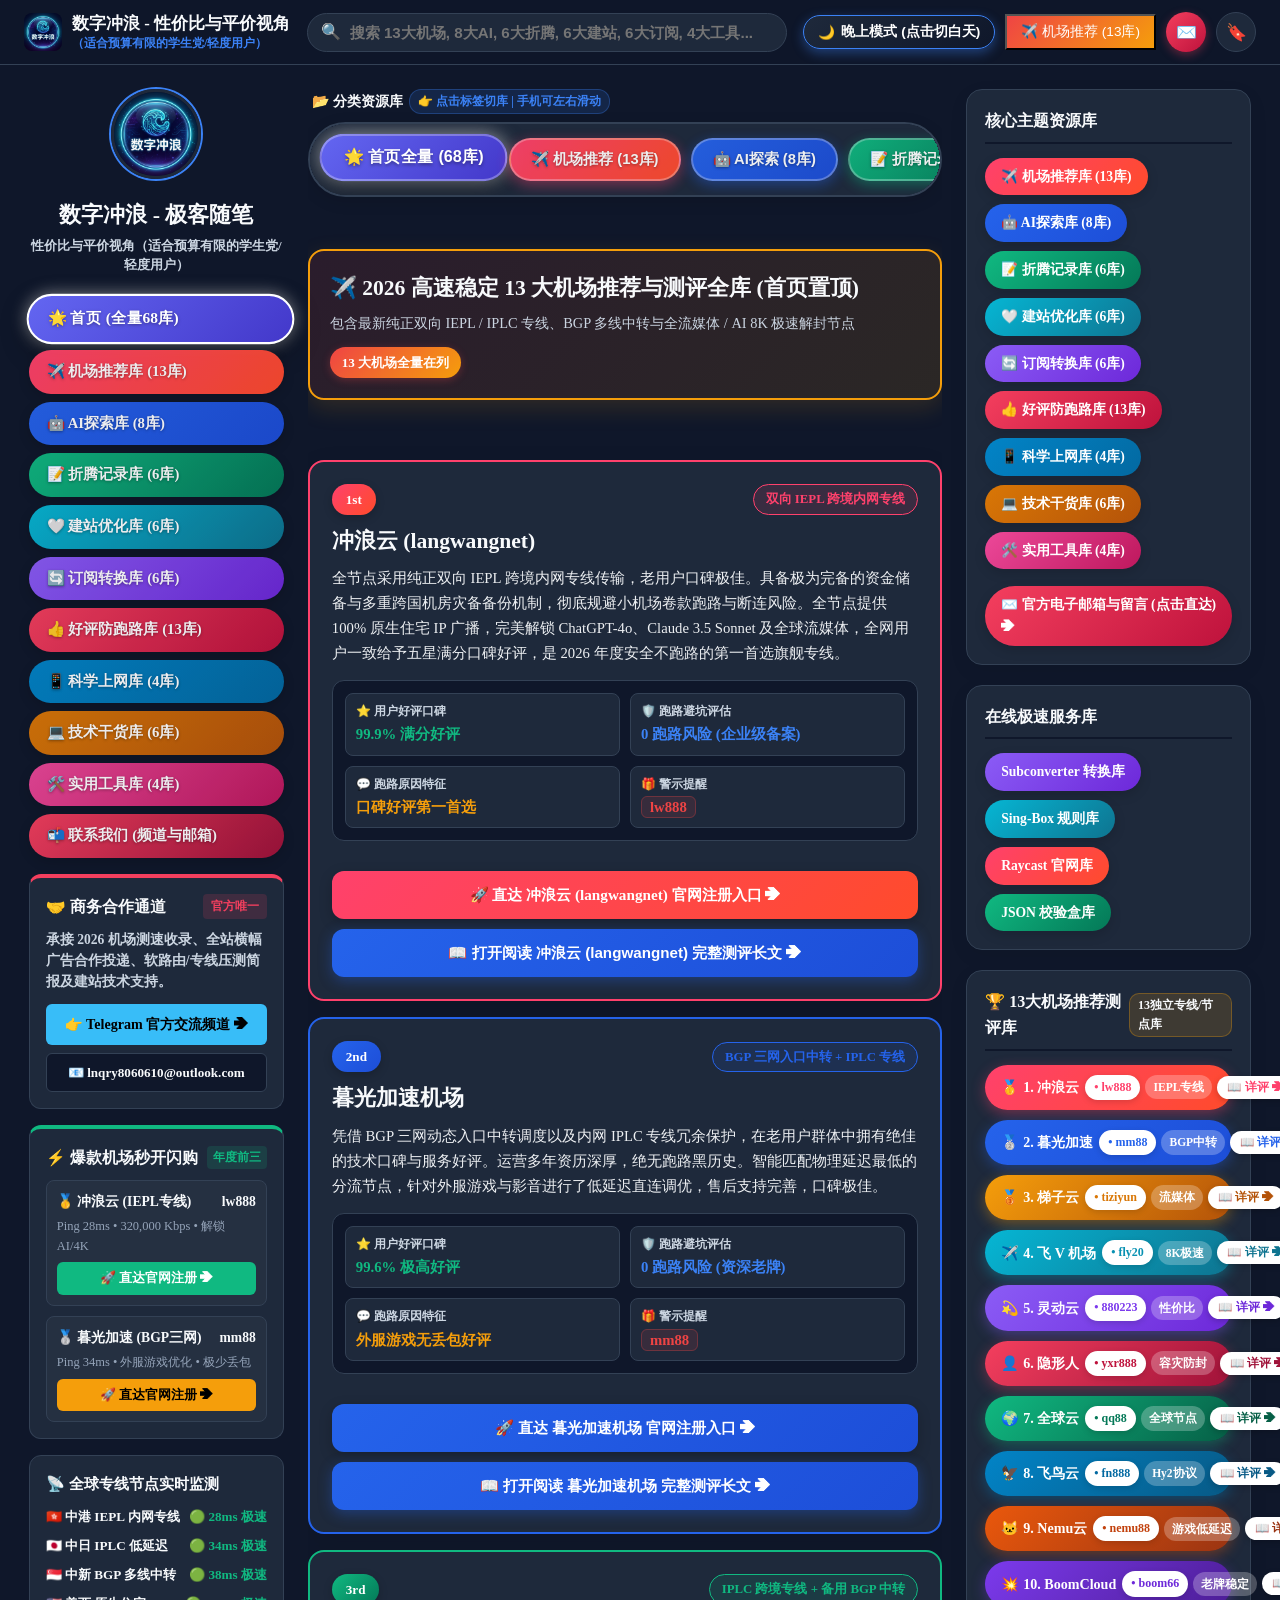
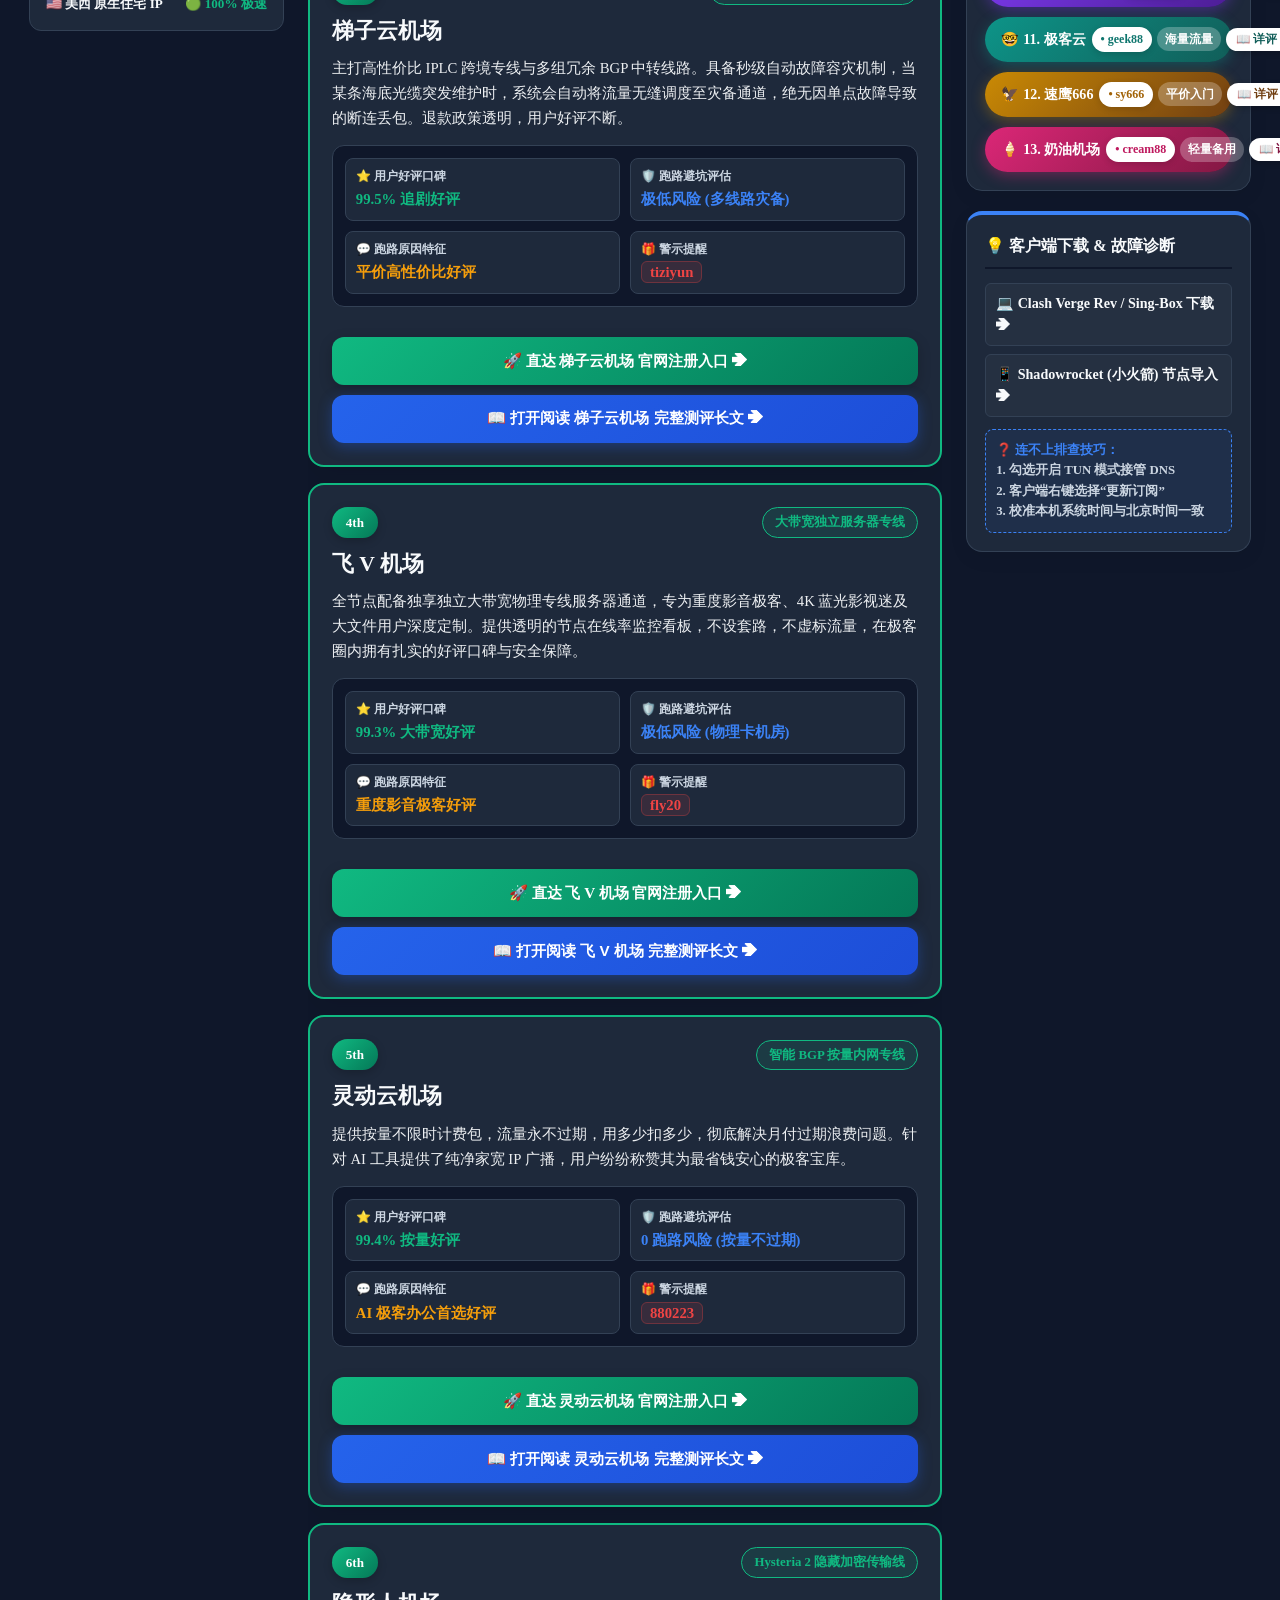
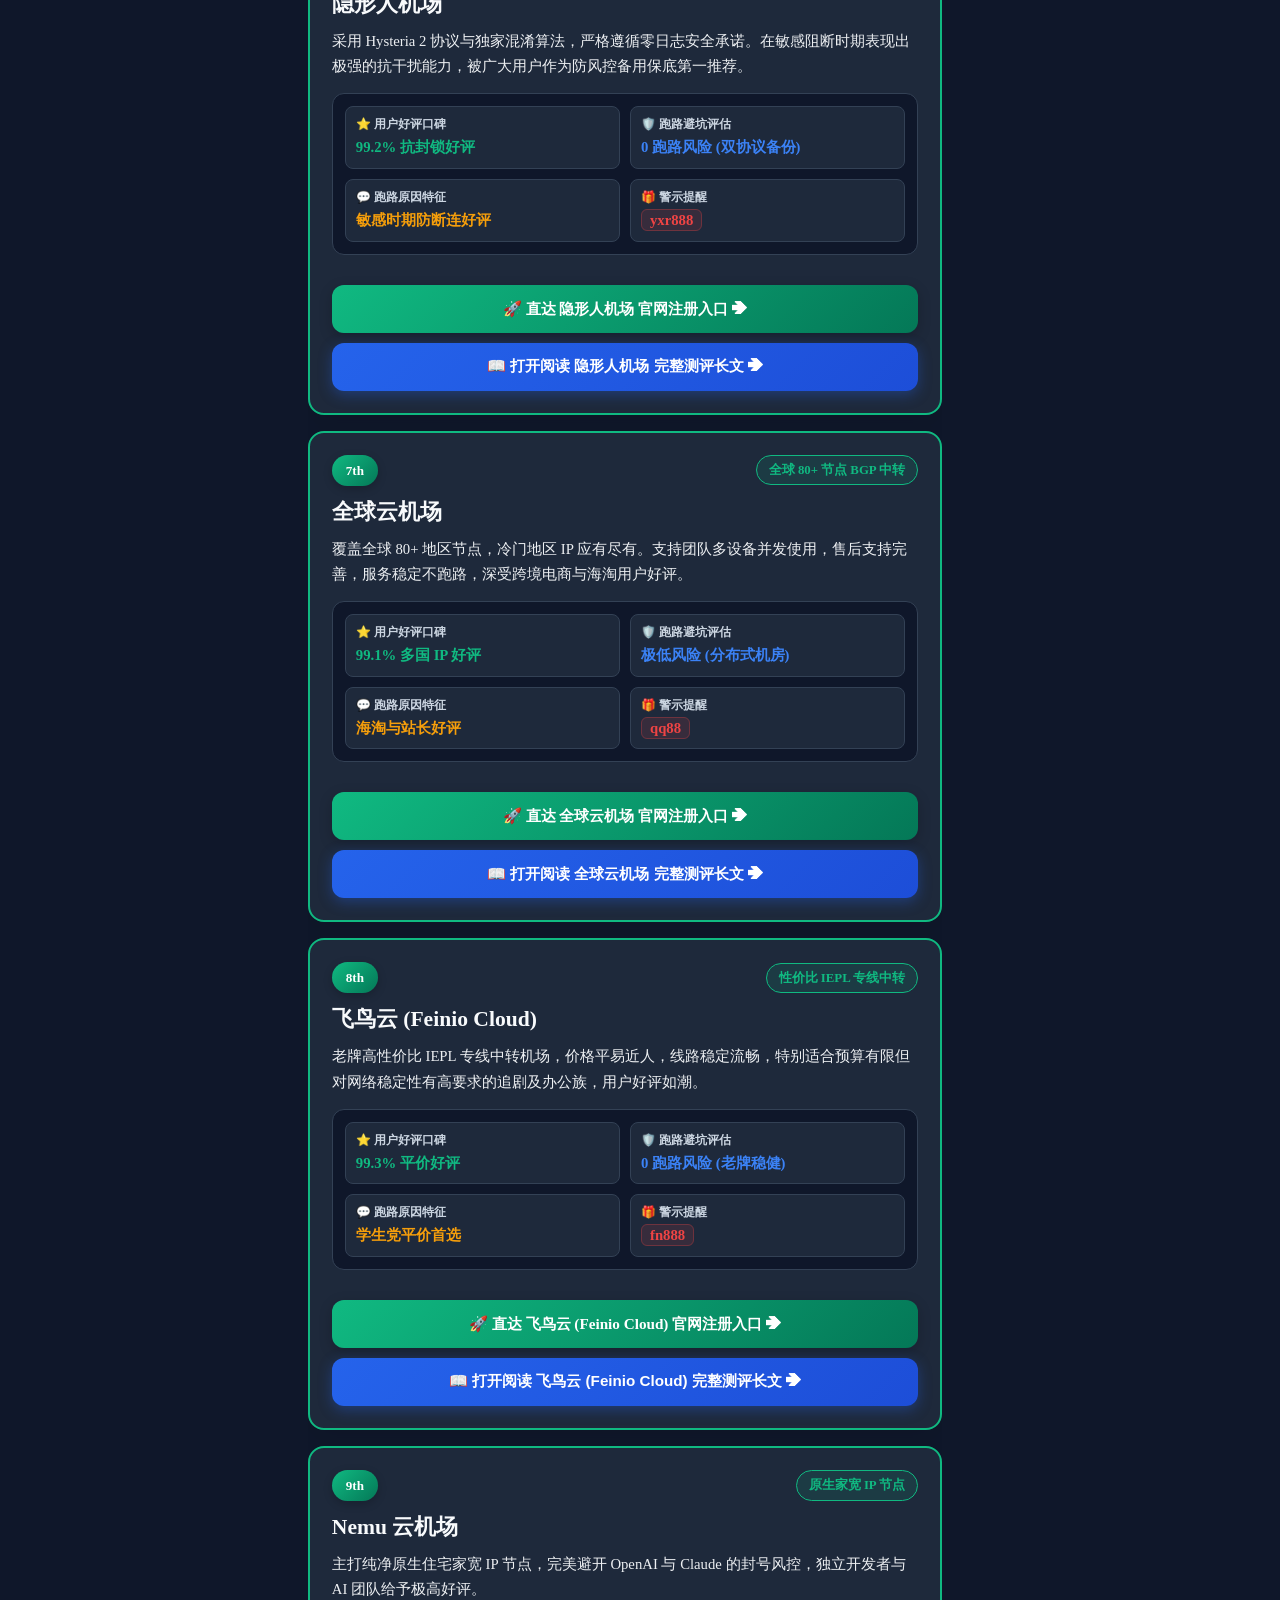
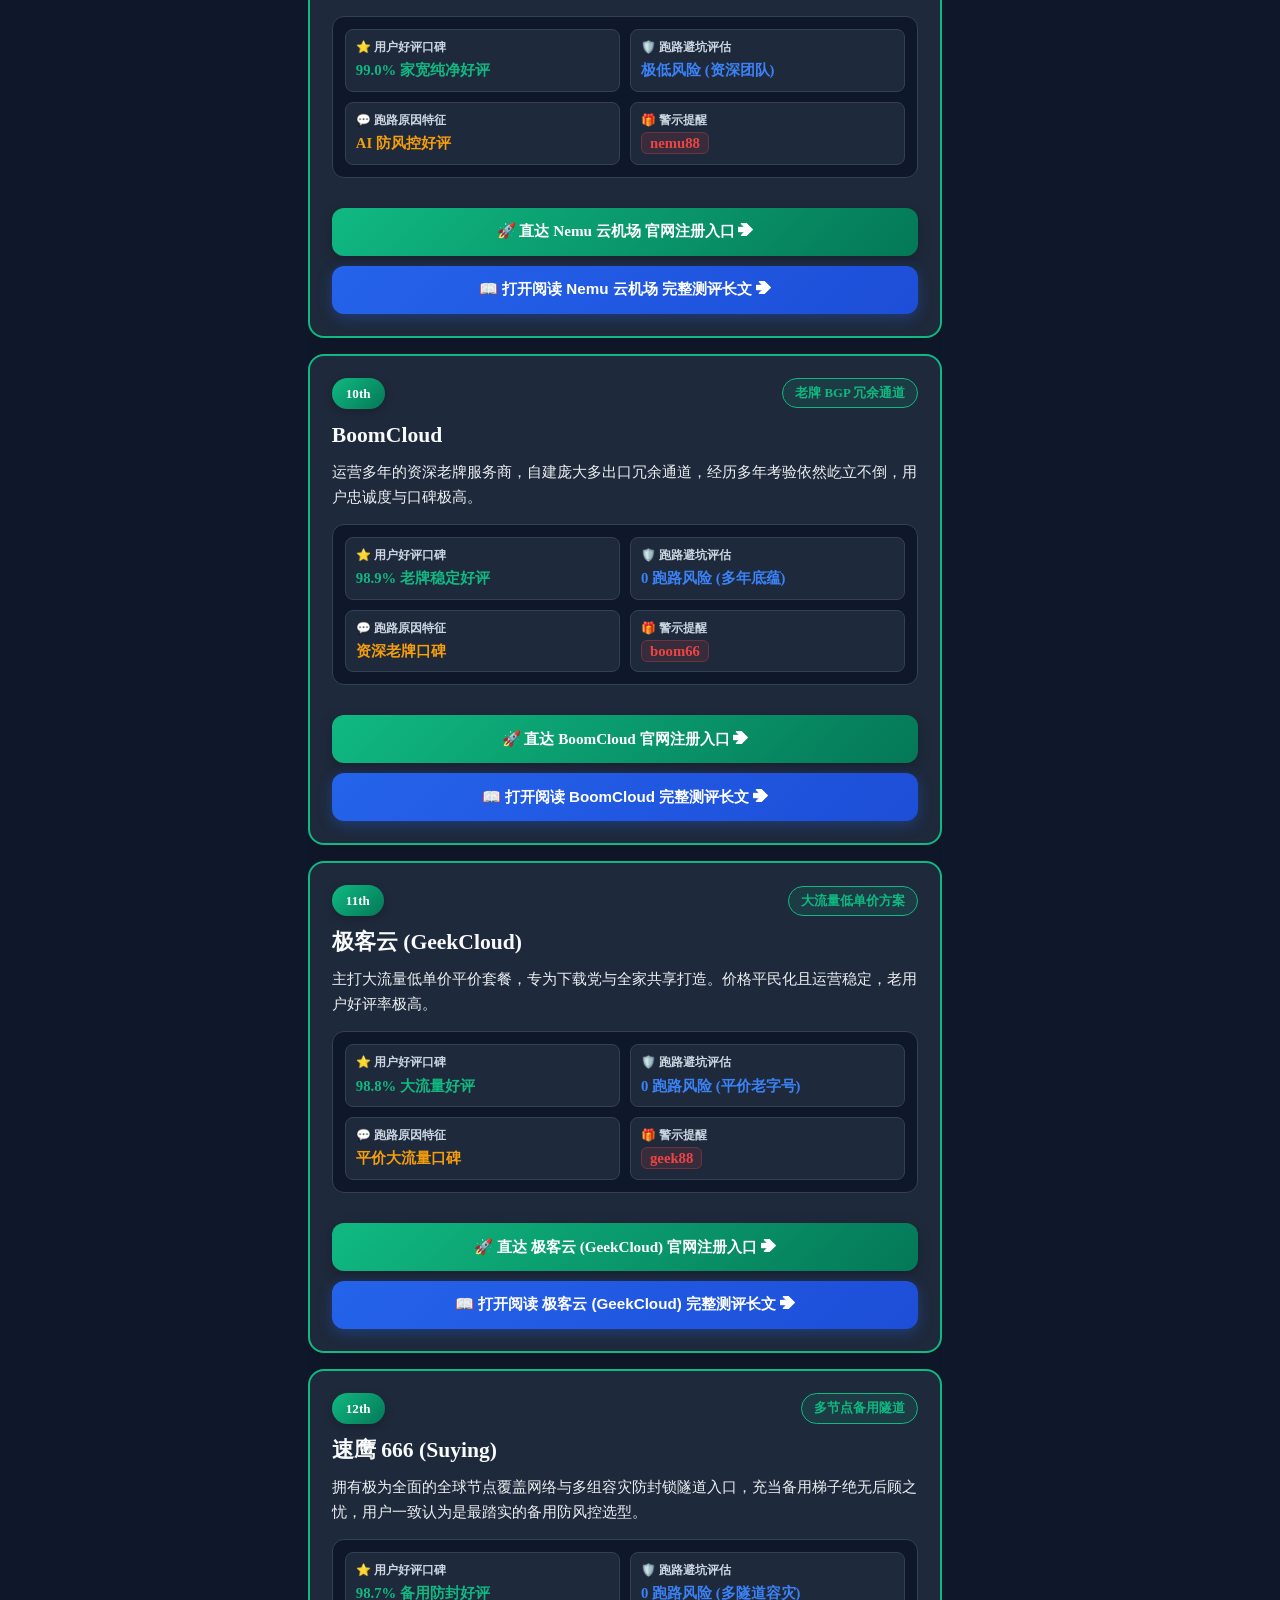
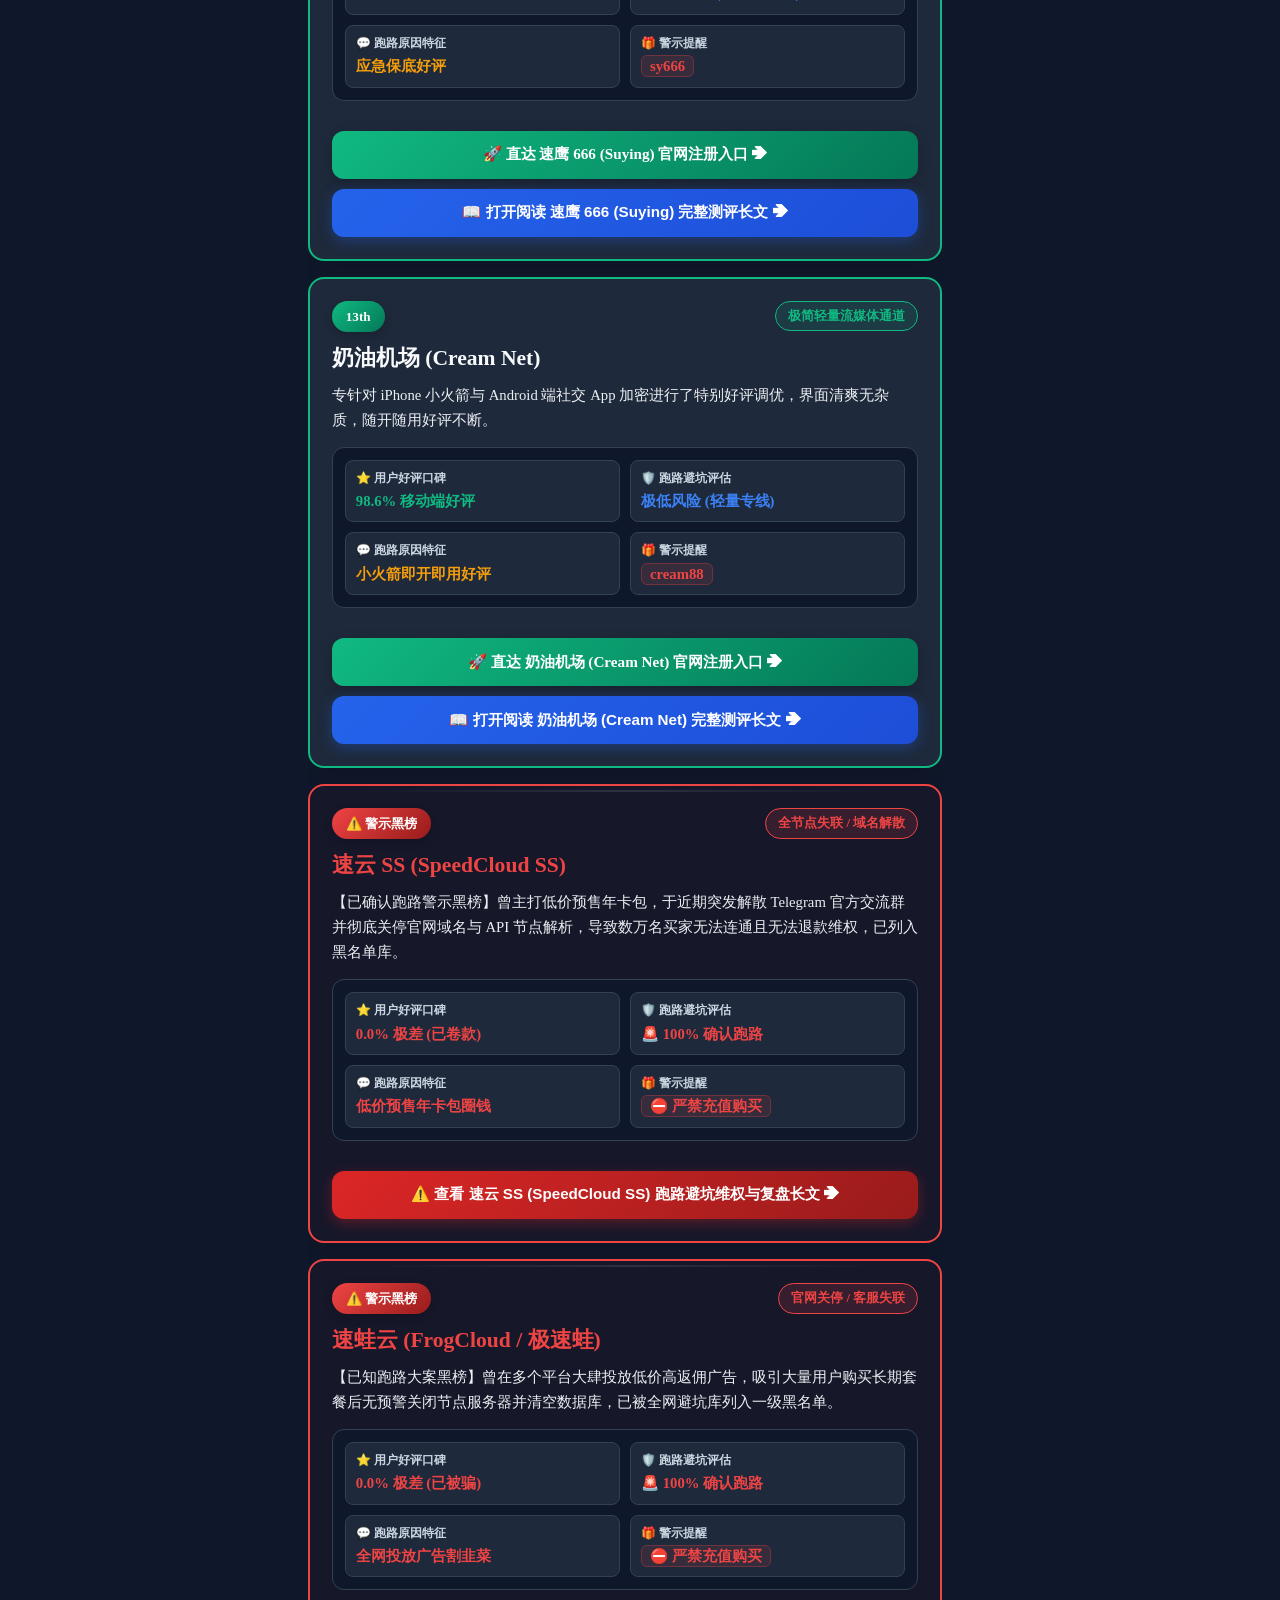
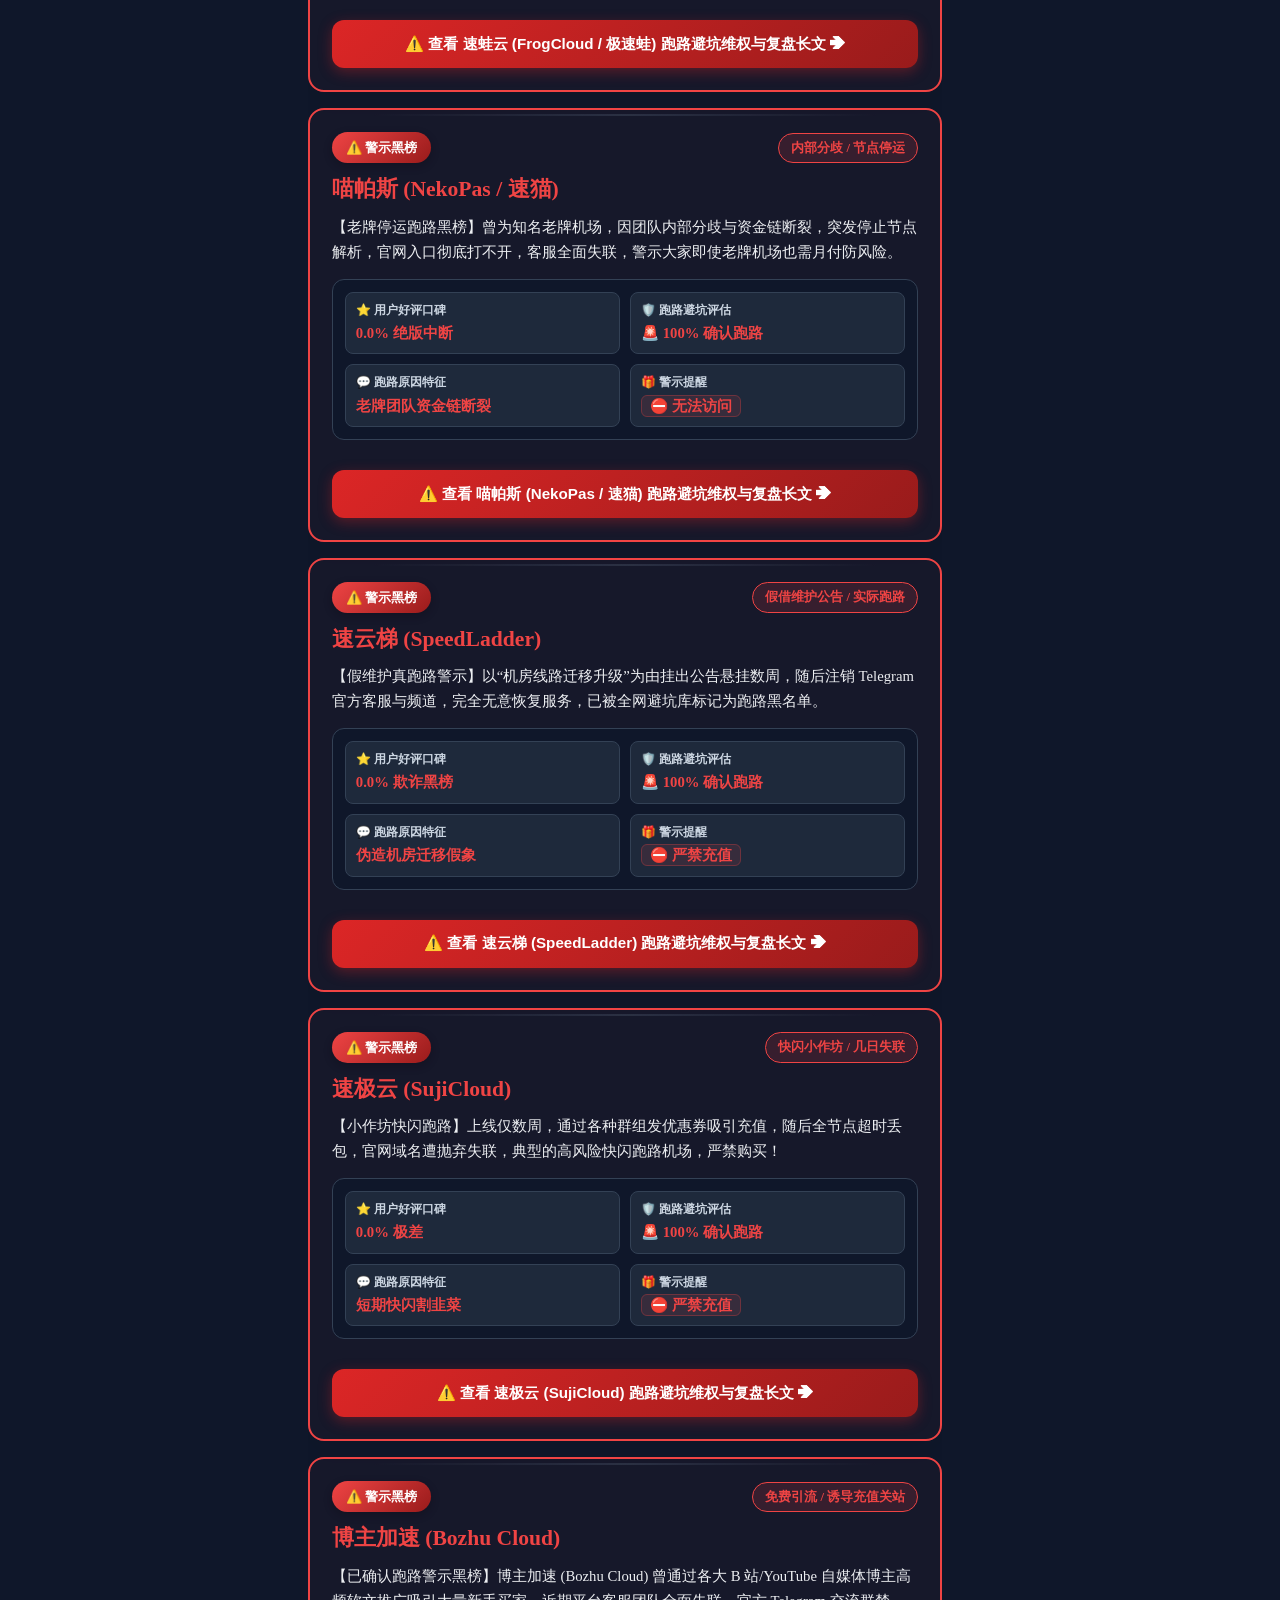
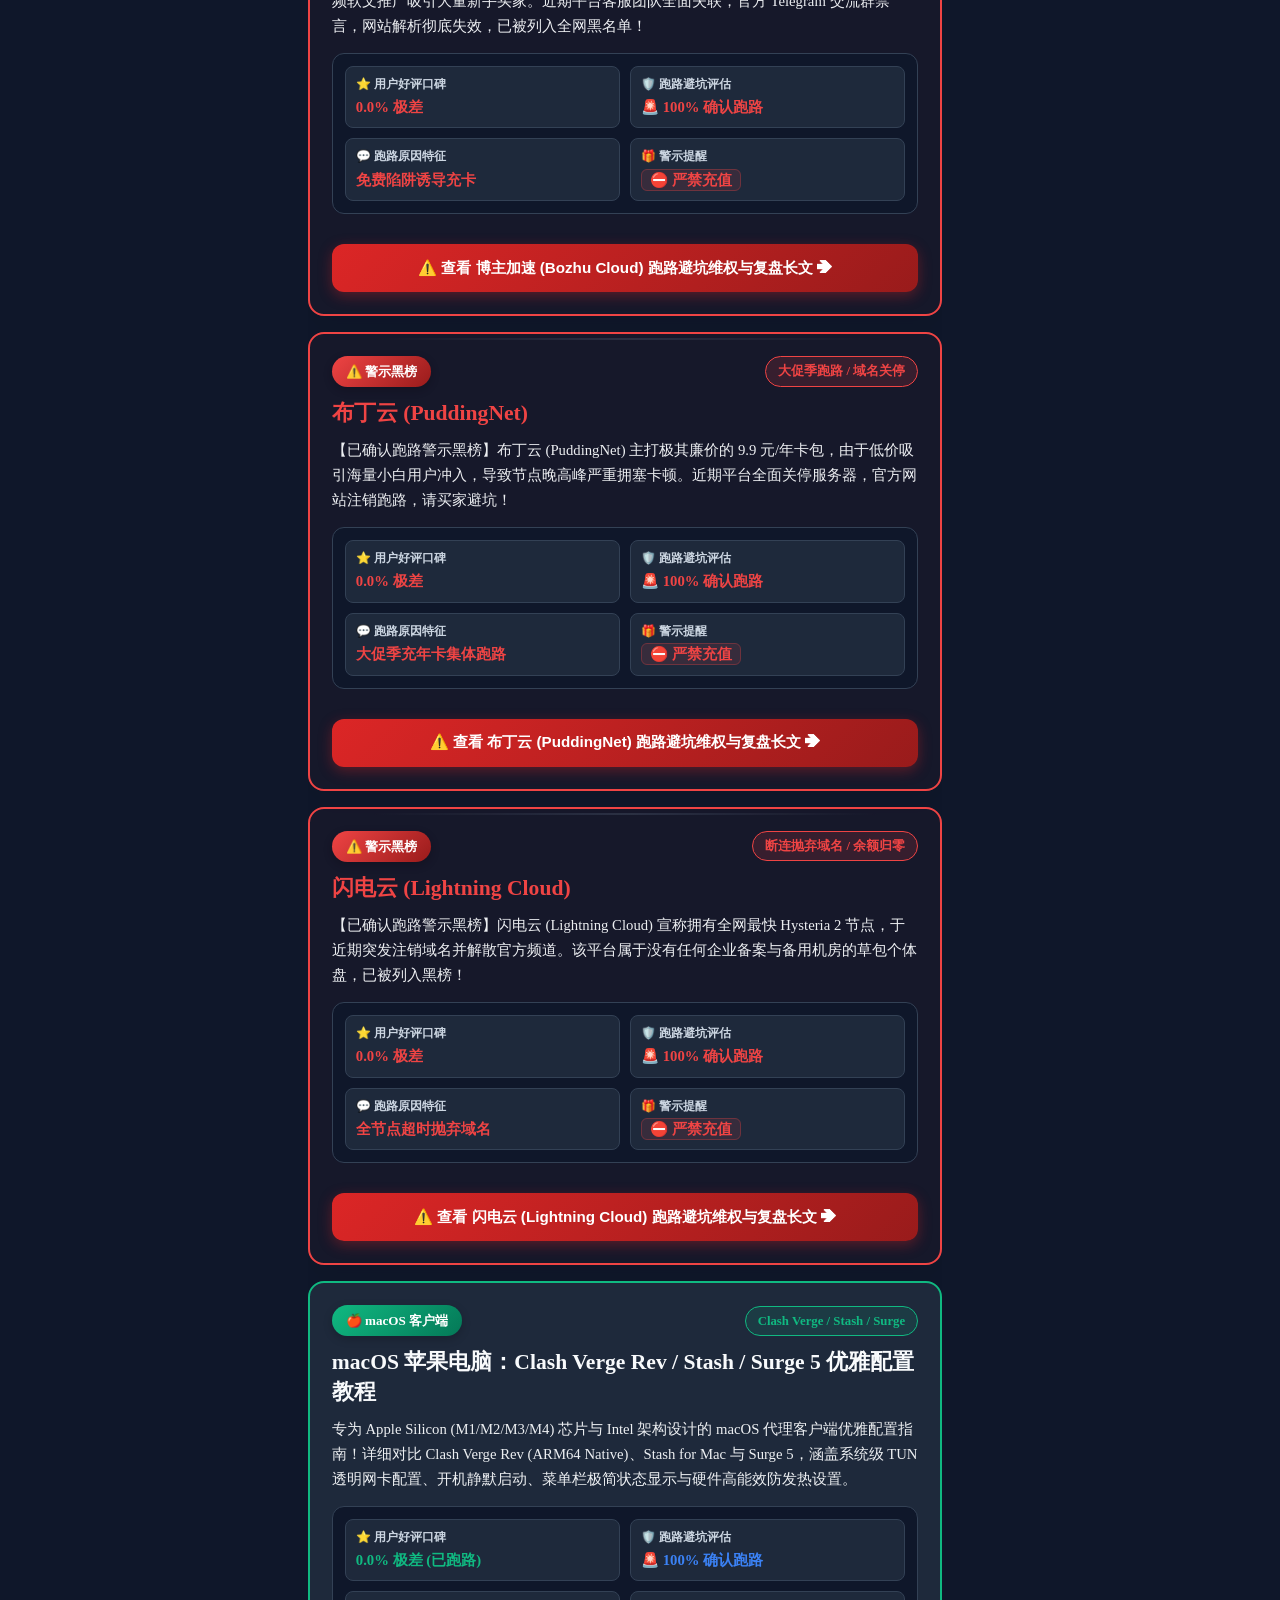
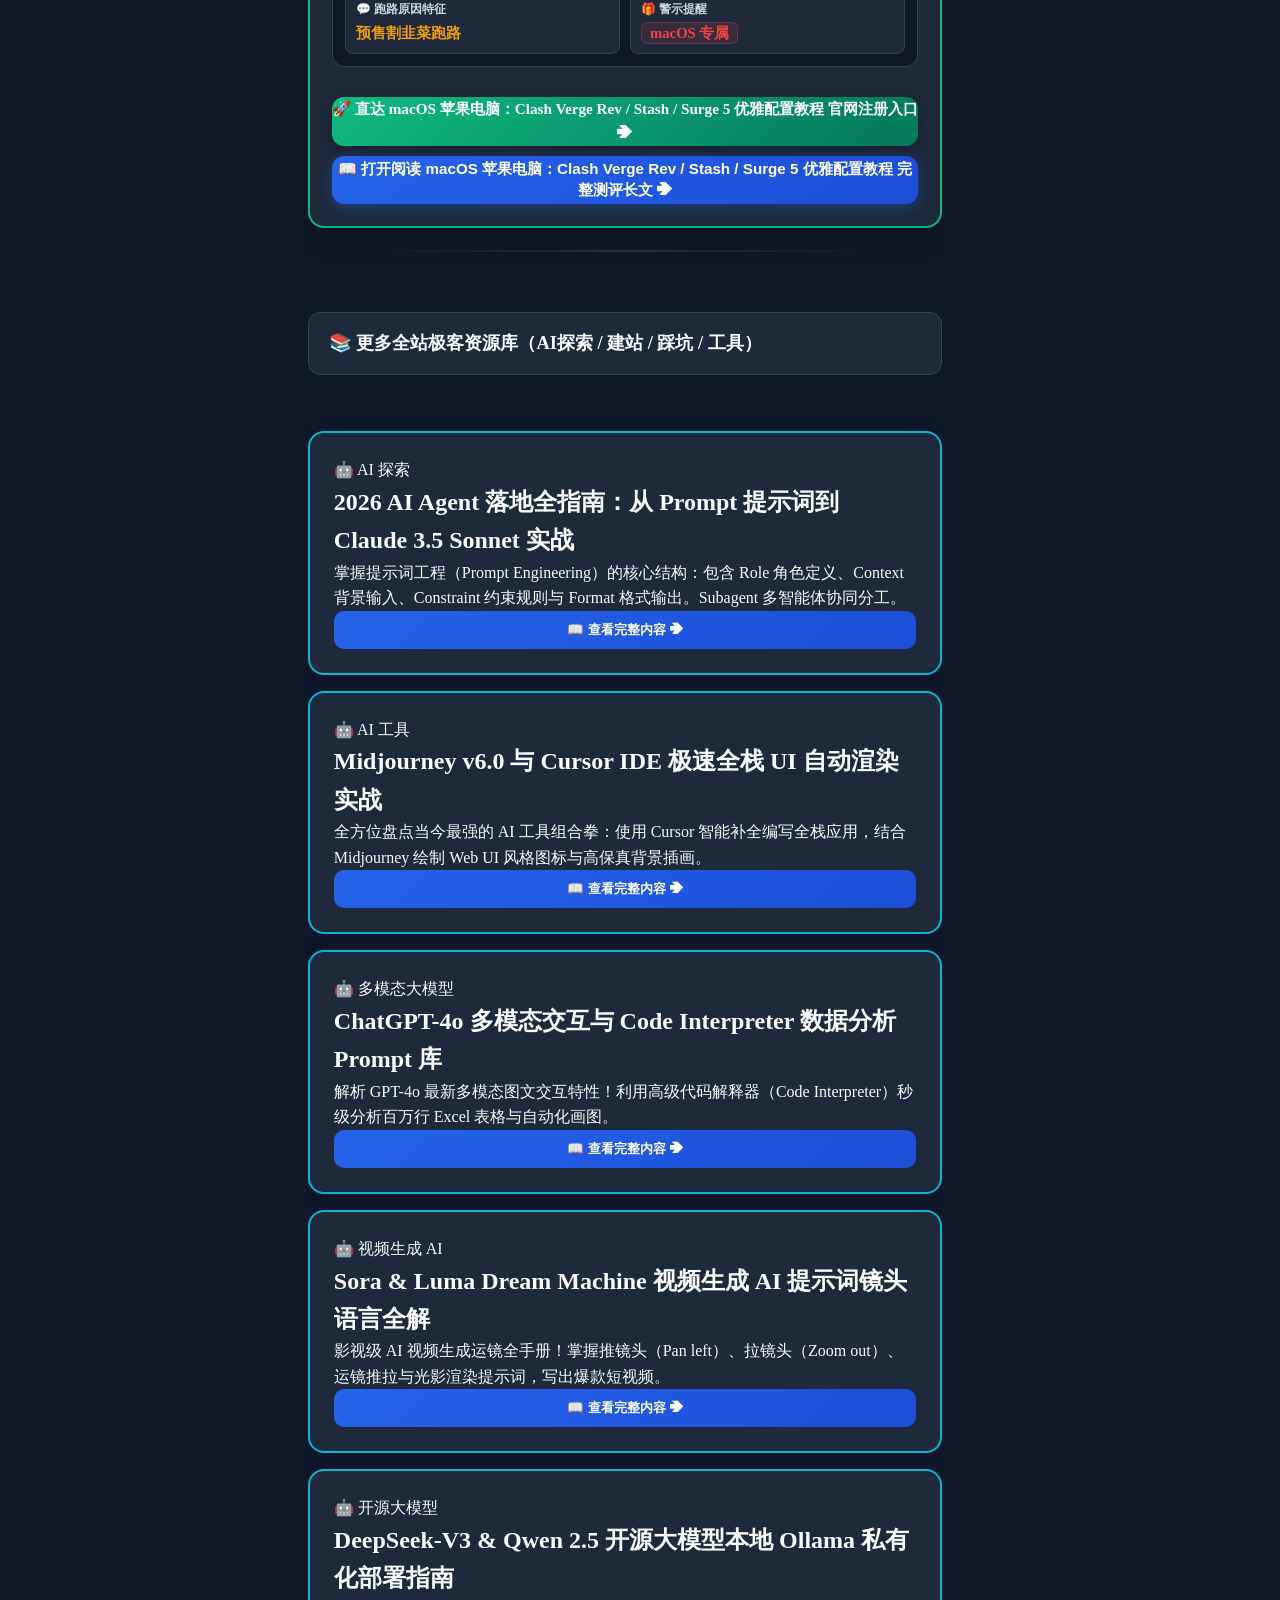
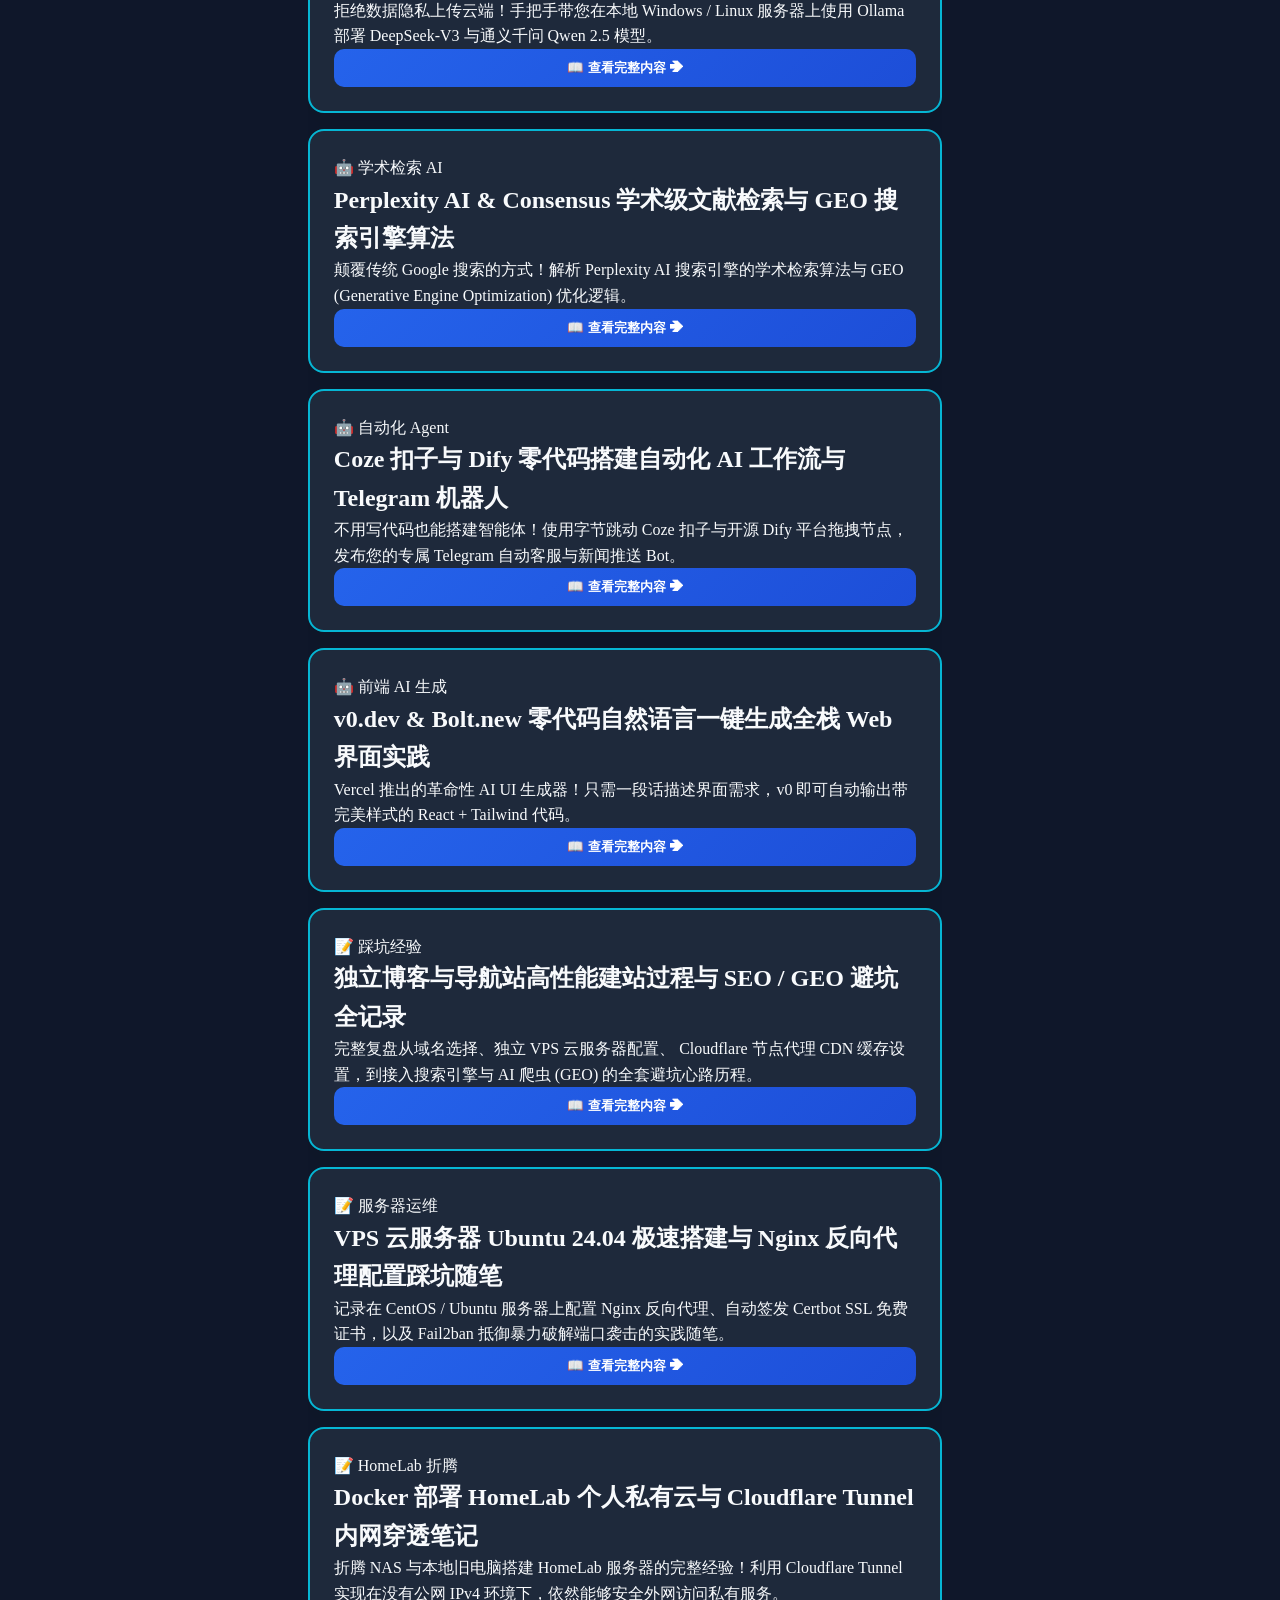
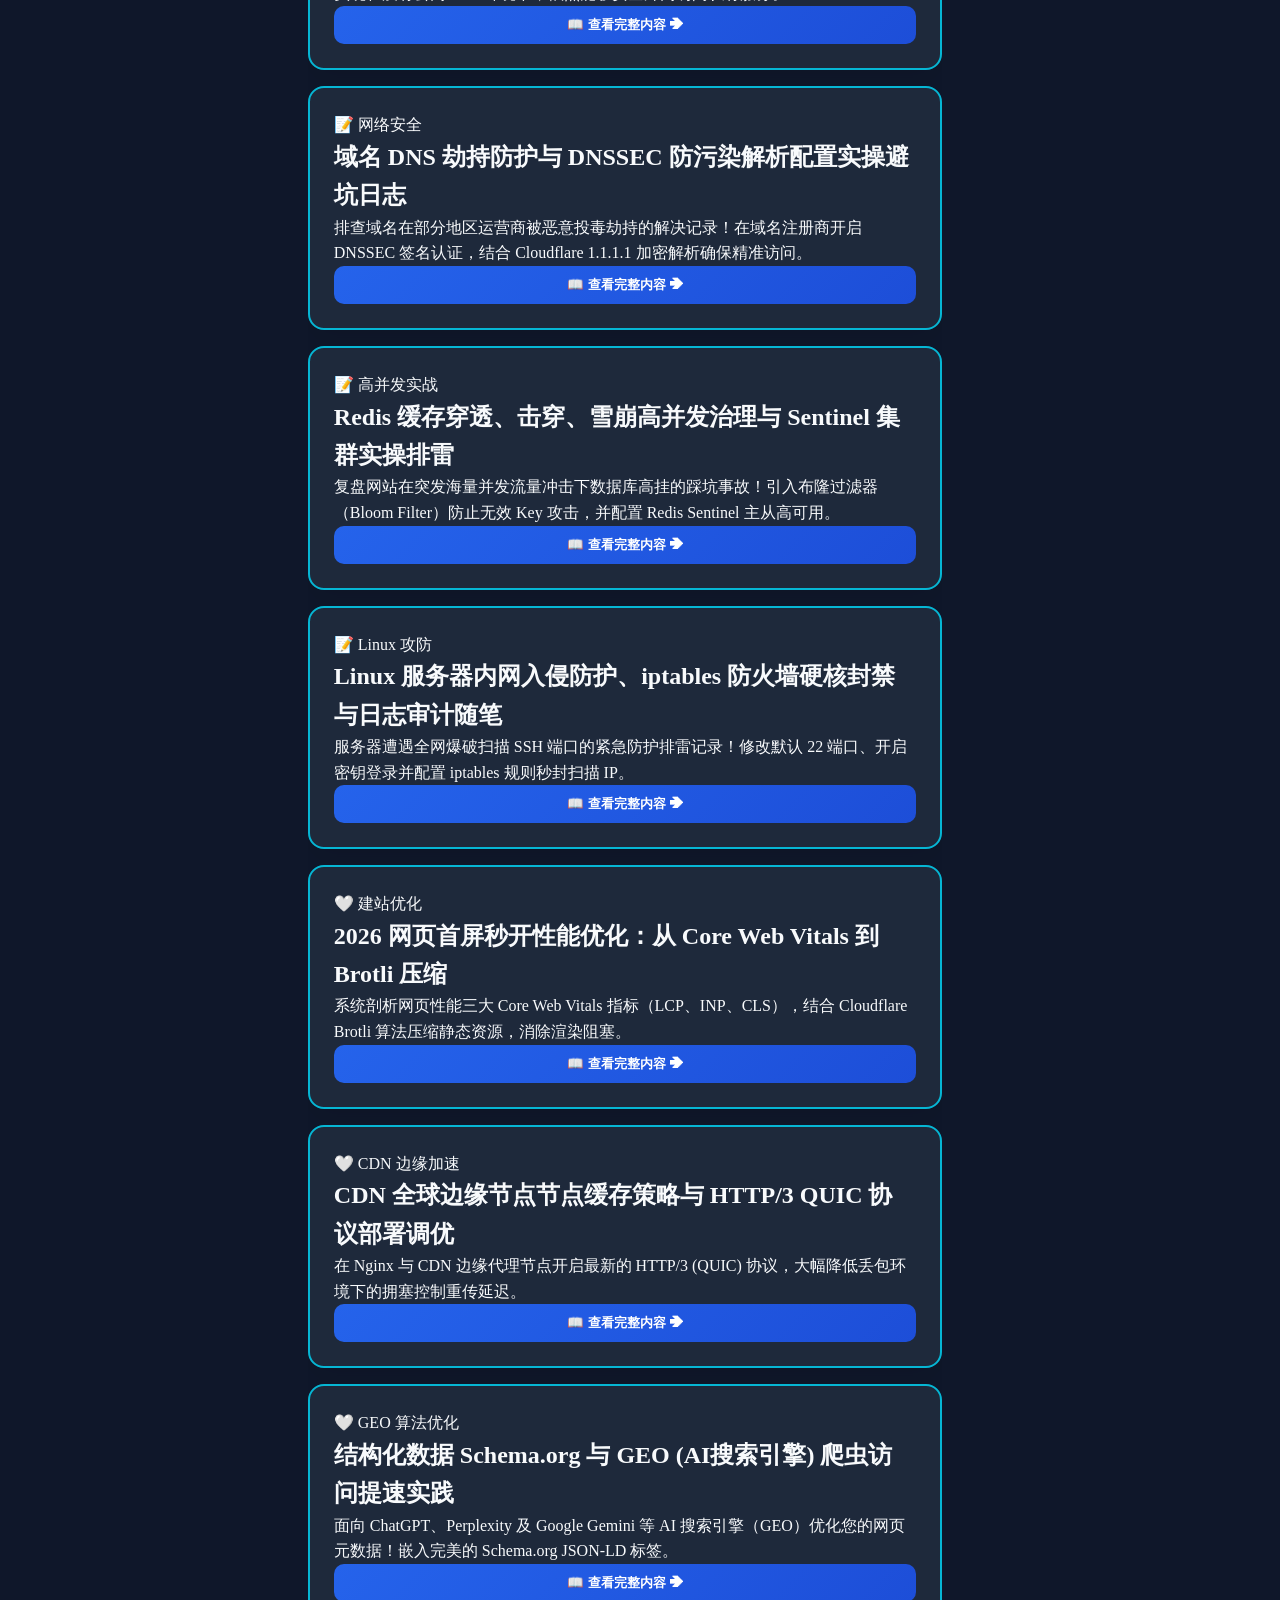
<file: index.html>
<!DOCTYPE html>
<html lang="zh-CN" prefix="og: https://ogp.me/ns#" data-theme="dark">
<head>
    <meta charset="UTF-8">
    <meta name="viewport" content="width=device-width, initial-scale=1.0">
    
    <!-- ==================== 1. 目标关键字与 TDK 优化 ==================== -->
    <title>数字冲浪 - 极客随笔 | 2026 8大AI探索, 6大折腾复盘, 6大建站优化, 6大订阅转换与13大机场推荐测试全指南</title>
    <meta name="description" content="数字冲浪 (极客随笔) - 性价比与平价视角（适合预算有限的学生党/轻度用户），专注 2026 年高性价比与稳定专线节点测评、Clash/Shadowrocket 客户端配置教程，以及全栈建站性能优化与实用工具推荐。">
    <meta name="keywords" content="数字冲浪, 机场推荐, 机场推荐 2026, 稳定机场推荐, 便宜机场推荐, 专线机场推荐, 机场排行榜, 梯子推荐, Clash 机场推荐, Shadowrocket 机场推荐, 建站优化, 实用工具">
    <meta name="author" content="数字冲浪">
    <meta name="robots" content="index, follow, max-image-preview:large, max-snippet:-1">
    <link rel="canonical" href="https://shuzichonglang.com/">

    <!-- 网页 Icon 标志 (Favicon) -->
    <link rel="icon" href="shuzi_avatar.jpg" type="image/jpeg">
    <link rel="shortcut icon" href="shuzi_avatar.jpg" type="image/jpeg">
    <link rel="apple-touch-icon" href="shuzi_avatar.jpg">

    <!-- ==================== 0. DNS 预解析与极速连接预热 ==================== -->
    <link rel="dns-prefetch" href="//jichangreview.net">
    <link rel="dns-prefetch" href="//jichangguide.net">
    <link rel="dns-prefetch" href="//clashx.club">
    <link rel="dns-prefetch" href="//langwang.wavenetaff.com">
    <link rel="dns-prefetch" href="//ttw01.twilightaff.com">
    <link rel="dns-prefetch" href="//hotdo.gcvipaff.com">
    <link rel="preconnect" href="https://jichangreview.net">
    <link rel="preconnect" href="https://jichangguide.net">
    <link rel="preconnect" href="https://clashx.club">

    <!-- Open Graph Metadata -->
    <meta property="og:locale" content="zh_CN">
    <meta property="og:type" content="website">
    <meta property="og:title" content="数字冲浪 - 极客随笔 | 2026 8大AI探索, 6大折腾复盘, 6大建站优化, 6大订阅转换与13大机场推荐测试全指南">
    <meta property="og:description" content="数字冲浪 (极客随笔) - 专注 2026 年高性价比与稳定专线节点测评、Clash/Shadowrocket 客户端配置教程，以及全栈建站性能优化与实用工具推荐。">
    <meta property="og:url" content="https://langwang.example.com/">
    <meta property="og:site_name" content="全局网络加速与站点性能优化指南">
    <meta property="og:image" content="langwang_avatar.jpg">

    <script type="application/ld+json">
    {
      "@context": "https://schema.org",
      "@graph": [
        {
          "@type": "WebSite",
          "@id": "https://langwang.example.com/#website",
          "url": "https://langwang.example.com/",
          "name": "全局网络加速与站点性能优化指南",
          "description": "专注 2026 年高性价比与稳定专线节点测评、Clash/Shadowrocket 客户端配置教程，以及全栈建站性能优化与实用工具推荐。",
          "keywords": ["机场推荐", "机场推荐 2026", "稳定机场推荐", "便宜机场推荐", "专线机场推荐", "机场排行榜", "梯子推荐", "Clash 机场推荐", "Shadowrocket 机场推荐", "建站优化", "实用工具"],
          "publisher": { "@type": "Person", "name": "数字冲浪技术团队", "url": "https://langwang.example.com/" }
        }
      ]
    }
    </script>

    <style>
    <link rel="preconnect" href="https://fonts.googleapis.com">
    <link rel="preconnect" href="https://fonts.gstatic.com" crossorigin>
    <link href="https://fonts.googleapis.com/css2?family=Plus+Jakarta+Sans:wght@400;500;600;700;800&family=JetBrains+Mono:wght@500;700&display=swap" rel="stylesheet">

    <style>
    :root {
        --bg-color: #0f172a;
        --card-bg: #1e293b;
        --card-border: rgba(255, 255, 255, 0.08);
        --text-primary: #f8fafc;
        --text-secondary: #cbd5e1;
        --text-muted: #94a3b8;
        
        --primary-accent: #3b82f6;
        --primary-hover: #2563eb;
        --primary-light: rgba(59, 130, 246, 0.15);
        
        --pill-bg: #334155;
        --pill-text: #f8fafc;
        --pill-hover: #475569;
        
        --accent-cyan: #06b6d4;
        --accent-emerald: #10b981;
        --accent-gold: #f59e0b;
        --accent-purple: #8b5cf6;
        --accent-rose: #f43f5e;
        
        --header-bg: rgba(15, 23, 42, 0.95);
        --border-color: #334155;
        --shadow-sm: 0 1px 3px rgba(0, 0, 0, 0.5);
        --shadow-md: 0 4px 12px rgba(0, 0, 0, 0.6);
        --shadow-lg: 0 12px 30px rgba(0, 0, 0, 0.7);
        
        --font-sans: 'Plus Jakarta Sans', system-ui, -apple-system, BlinkMacSystemFont, "Segoe UI", Roboto, "Helvetica Neue", Arial, sans-serif;
        --font-mono: 'JetBrains Mono', monospace;
    }

    html[data-theme="light"], body[data-theme="light"] {
        --bg-color: #F0F2F5 !important;
        --card-bg: #FFFFFF !important;
        --card-border: #E5E7EB !important;
        --text-primary: #1F2937 !important;
        --text-secondary: #4B5563 !important;
        --text-muted: #6B7280 !important;
        --primary-accent: #2563EB !important;
        --primary-hover: #1D4ED8 !important;
        --primary-light: #DBEAFE !important;
        --pill-bg: #E5E7EB !important;
        --pill-text: #1F2937 !important;
        --pill-hover: #D1D5DB !important;
        --header-bg: rgba(255, 255, 255, 0.95) !important;
        --border-color: #E5E7EB !important;
    }

    html[data-theme="dark"], body[data-theme="dark"] {
        --bg-color: #0f172a !important;
        --card-bg: #1e293b !important;
        --card-border: rgba(255, 255, 255, 0.08) !important;
        --text-primary: #f8fafc !important;
        --text-secondary: #cbd5e1 !important;
        --text-muted: #94a3b8 !important;
        --primary-accent: #3b82f6 !important;
        --primary-hover: #2563eb !important;
        --primary-light: rgba(59, 130, 246, 0.15) !important;
        --pill-bg: #334155 !important;
        --pill-text: #f8fafc !important;
        --pill-hover: #475569 !important;
        --header-bg: rgba(15, 23, 42, 0.95) !important;
        --border-color: #334155 !important;
    }

    * { box-sizing: border-box; margin: 0; padding: 0; }

    ul, ol, li {
        list-style: none !important;
        list-style-type: none !important;
    }

    a, a:hover, a:focus, a:visited {
        text-decoration: none !important;
    }

    body {
        font-family: var(--font-sans);
        font-size: 16px;
        background-color: var(--bg-color);
        color: var(--text-primary);
        line-height: 1.6;
        min-height: 100vh;
        display: flex;
        flex-direction: column;
    }

    .top-navbar {
        position: sticky; top: 0; z-index: 100;
        background-color: var(--header-bg);
        backdrop-filter: blur(12px); -webkit-backdrop-filter: blur(12px);
        border-bottom: 1px solid var(--border-color);
        padding: 12px 24px; display: flex; align-items: center;
        justify-content: space-between; gap: 16px;
    }

    .brand-title {
        display: flex; align-items: center; gap: 10px;
        font-size: 1.15rem; font-weight: 800; color: var(--text-primary); text-decoration: none;
        flex-shrink: 0;
    }
    .brand-title span {
        max-width: 320px; white-space: nowrap; overflow: hidden; text-overflow: ellipsis; display: inline-block;
    }
    .brand-icon { width: 38px; height: 38px; border-radius: 8px; overflow: hidden; flex-shrink: 0; }

    .search-box-container { flex: 1; max-width: 480px; position: relative; }
    .search-icon { position: absolute; left: 14px; top: 50%; transform: translateY(-50%); color: var(--text-muted); font-size: 1rem; }
    .search-input {
        width: 100%; padding: 10px 18px 10px 42px; border-radius: 9999px;
        border: 1px solid var(--border-color); background-color: var(--card-bg);
        color: var(--text-primary); font-size: 0.95rem; font-weight: 600;
    }

    .nav-actions { display: flex; align-items: center; gap: 8px; flex-shrink: 0; }
    .btn-icon {
        width: 40px; height: 40px; border-radius: 9999px;
        border: 1px solid var(--border-color); background-color: var(--card-bg);
        color: var(--text-primary); display: flex; align-items: center; justify-content: center;
        cursor: pointer; position: relative; transition: all 0.2s ease; font-size: 1.05rem;
    }

    .page-container {
        max-width: 1720px; width: 98%; margin: 0 auto; padding: 24px 16px;
        display: flex; gap: 24px; align-items: flex-start; flex: 1;
    }

    .sidebar-left { width: 255px; flex-shrink: 0; position: sticky; top: 80px; }
    .site-meta { text-align: center; margin-bottom: 20px; }
    .avatar-wrapper { position: relative; width: 96px; height: 96px; margin: 0 auto 12px; }
    .avatar-img { width: 100%; height: 100%; border-radius: 50%; object-fit: cover; border: 3px solid var(--card-bg); box-shadow: 0 0 0 2px var(--primary-accent); }
    .site-title { font-size: 22px; font-weight: 800; margin: 10px 0 4px; color: var(--text-primary); }
    .site-description { font-size: 13px; color: var(--text-secondary); line-height: 1.5; font-weight: 600; }

    .nav-menu ul { list-style: none; padding: 0; margin: 0; display: flex; flex-direction: column; gap: 8px; }
    .nav-menu li { margin: 0; }
    .nav-menu a {
        text-decoration: none; color: #ffffff !important; font-weight: 800 !important;
        display: flex; align-items: center; justify-content: space-between;
        padding: 10px 18px; border-radius: 9999px !important; font-size: 0.92rem; transition: all 0.25s cubic-bezier(0.4, 0, 0.2, 1); cursor: pointer;
        text-shadow: 0 1px 3px rgba(0,0,0,0.35); opacity: 0.92; flex-shrink: 0;
        box-shadow: 0 4px 14px rgba(0,0,0,0.18);
    }
    .nav-menu a:hover {
        opacity: 1 !important; transform: translateX(4px) scale(1.03);
        box-shadow: 0 6px 18px rgba(0,0,0,0.3) !important;
    }
    .nav-menu a.active {
        opacity: 1 !important; transform: translateX(4px) scale(1.05);
        border: 2.5px solid #ffffff !important;
        box-shadow: 0 8px 24px rgba(0,0,0,0.4), 0 0 15px rgba(255,255,255,0.5) !important;
    }

    .main-content { flex-grow: 1; min-width: 0; display: flex; flex-direction: column; gap: 20px; }

    /* Filter Pills Bar - Complete Rounded Capsule Style (圈圈款) */
    .filter-bar-container { margin-bottom: 16px; }
    .filter-bar {
        display: flex; gap: 10px; flex-wrap: nowrap; overflow-x: auto; align-items: center;
        background-color: var(--card-bg); padding: 14px 18px; border-radius: 9999px;
        border: 2px solid var(--border-color); box-shadow: 0 4px 16px rgba(0, 0, 0, 0.12);
        -webkit-overflow-scrolling: touch; scrollbar-width: none;
    }
    .filter-bar::-webkit-scrollbar { display: none; }


    /* 每一个分类标签恒定为图2与图3同款高饱和炫彩渐变胶囊按钮 (白字加粗+发光阴影)，全色彩库不重样 */
    .filter-pill {
        color: #ffffff !important;
        font-weight: 800 !important;
        font-size: 0.92rem !important;
        padding: 10px 20px !important;
        border-radius: 9999px !important;
        cursor: pointer;
        transition: all 0.25s cubic-bezier(0.4, 0, 0.2, 1) !important;
        display: inline-flex !important;
        align-items: center !important;
        justify-content: center !important;
        gap: 6px !important;
        white-space: nowrap !important;
        text-shadow: 0 1px 3px rgba(0,0,0,0.35) !important;
        opacity: 0.92;
        flex-shrink: 0;
    }
    .filter-pill:hover {
        opacity: 1 !important;
        transform: translateY(-2px) scale(1.05) !important;
    }
    .filter-pill.active {
        opacity: 1 !important;
        transform: translateY(-2px) scale(1.1) !important;
        border: 2.5px solid #ffffff !important;
        box-shadow: 0 8px 24px rgba(0, 0, 0, 0.4), 0 0 16px rgba(255, 255, 255, 0.6) !important;
    }

    #pill-all { background: linear-gradient(135deg, #6366f1, #4338ca) !important; color: #ffffff !important; box-shadow: 0 4px 14px rgba(99,102,241,0.45); border: 2px solid rgba(255,255,255,0.3) !important; }
    #pill-tuijian { background: linear-gradient(135deg, #ff416c, #ff4b2b) !important; color: #ffffff !important; box-shadow: 0 4px 14px rgba(255,65,108,0.45); border: 2px solid rgba(255,255,255,0.3) !important; }
    #pill-ai { background: linear-gradient(135deg, #2563eb, #1d4ed8) !important; color: #ffffff !important; box-shadow: 0 4px 14px rgba(37,99,235,0.45); border: 2px solid rgba(255,255,255,0.3) !important; }
    #pill-record { background: linear-gradient(135deg, #10b981, #047857) !important; color: #ffffff !important; box-shadow: 0 4px 14px rgba(16,185,129,0.45); border: 2px solid rgba(255,255,255,0.3) !important; }
    #pill-opt { background: linear-gradient(135deg, #06b6d4, #0e7490) !important; color: #ffffff !important; box-shadow: 0 4px 14px rgba(6,182,212,0.45); border: 2px solid rgba(255,255,255,0.3) !important; }
    #pill-sub { background: linear-gradient(135deg, #8b5cf6, #6d28d9) !important; color: #ffffff !important; box-shadow: 0 4px 14px rgba(139,92,246,0.45); border: 2px solid rgba(255,255,255,0.3) !important; }
    #pill-test { background: linear-gradient(135deg, #f43f5e, #be123c) !important; color: #ffffff !important; box-shadow: 0 4px 14px rgba(244,63,94,0.45); border: 2px solid rgba(255,255,255,0.3) !important; }
    #pill-geo { background: linear-gradient(135deg, #0284c7, #0369a1) !important; color: #ffffff !important; box-shadow: 0 4px 14px rgba(2,132,199,0.45); border: 2px solid rgba(255,255,255,0.3) !important; }
    #pill-tech { background: linear-gradient(135deg, #d97706, #b45309) !important; color: #ffffff !important; box-shadow: 0 4px 14px rgba(217,119,6,0.45); border: 2px solid rgba(255,255,255,0.3) !important; }
    #pill-tool { background: linear-gradient(135deg, #ec4899, #be185d) !important; color: #ffffff !important; box-shadow: 0 4px 14px rgba(236,72,153,0.45); border: 2px solid rgba(255,255,255,0.3) !important; }

    .main-content {
        flex: 1 1 0%;
        min-width: 0;
        max-width: 100%;
        box-sizing: border-box;
        overflow-x: hidden;
    }

    /* 5 DISTINCT FULL COLORED BORDER CARD FORMATS (列成隔线外框卡片格式) */
    .article-card {
        background-color: var(--card-bg); border-radius: 16px !important; overflow: hidden;
        border: 2px solid #06b6d4 !important;
        padding: 24px; transition: transform 0.25s, box-shadow 0.25s; position: relative;
        cursor: pointer; display: flex; flex-direction: column; justify-content: space-between;
        max-width: 100%; box-sizing: border-box; overflow-x: hidden; word-break: break-word;
        box-shadow: 0 8px 24px rgba(6, 182, 212, 0.15);
    }
    .article-card:hover { transform: translateY(-3px); box-shadow: 0 12px 30px rgba(6, 182, 212, 0.3); }

    .format-airport-card {
        background-color: var(--card-bg); border: 2px solid #10b981 !important; border-radius: 16px !important;
        padding: 24px; box-shadow: 0 8px 24px rgba(16, 185, 129, 0.16); transition: all 0.25s ease;
        display: flex; flex-direction: column; justify-content: space-between; cursor: pointer;
    }
    .format-airport-card:hover { transform: translateY(-3px); box-shadow: 0 12px 30px rgba(16, 185, 129, 0.3); }

    .format-ai-card {
        background-color: var(--card-bg); border: 2px solid #8b5cf6 !important; border-radius: 16px !important;
        padding: 24px; box-shadow: 0 8px 24px rgba(139, 92, 246, 0.16); transition: all 0.25s ease;
        display: flex; flex-direction: column; justify-content: space-between; cursor: pointer;
    }
    .format-ai-card:hover { transform: translateY(-3px); box-shadow: 0 12px 30px rgba(139, 92, 246, 0.3); }
    .ai-model-pill { background: rgba(139, 92, 246, 0.15); border: 1px solid #8b5cf6; color: #8b5cf6; font-weight: 800; font-size: 0.8rem; padding: 4px 12px; border-radius: 999px; }
    .ai-prompt-box { background: var(--bg-color); border: 1px solid var(--border-color); padding: 14px; border-radius: 8px; color: var(--text-primary); font-size: 0.88rem; margin: 12px 0; font-family: var(--font-mono); line-height: 1.6; white-space: pre-wrap; word-break: break-word; font-weight: 600; }
    .ai-action-btn { background: linear-gradient(135deg, #7c3aed, #6d28d9); color: #ffffff; font-weight: 800; border: none; padding: 11px; border-radius: 8px; cursor: pointer; width: 100%; display: flex; align-items: center; justify-content: center; gap: 6px; text-decoration: none; font-size: 0.9rem; }

    .format-tool-card {
        background-color: var(--card-bg); border: 2px solid #f59e0b !important; border-radius: 16px !important;
        padding: 24px; box-shadow: 0 8px 24px rgba(245, 158, 11, 0.16); transition: all 0.25s ease;
        display: flex; flex-direction: column; justify-content: space-between; cursor: pointer;
    }
    .format-tool-card:hover { transform: translateY(-3px); box-shadow: 0 12px 30px rgba(245, 158, 11, 0.3); }
    .tool-feat-tags { display: grid; grid-template-columns: repeat(3, 1fr); gap: 6px; margin: 12px 0; background: var(--bg-color); padding: 10px; border-radius: 6px; }
    .tool-tag { text-align: center; font-size: 0.76rem; color: #fbbf24; font-weight: 700; }
    .tool-action-btn { background: linear-gradient(135deg, #f59e0b, #d97706); color: #000; font-weight: 800; border: none; padding: 11px; border-radius: 8px; cursor: pointer; width: 100%; display: flex; align-items: center; justify-content: center; gap: 6px; text-decoration: none; font-size: 0.9rem; }

    .format-record-card {
        background-color: var(--card-bg); border: 2px solid #10b981 !important; border-radius: 16px !important;
        padding: 24px; box-shadow: 0 8px 24px rgba(16, 185, 129, 0.16); transition: all 0.25s ease;
        display: flex; flex-direction: column; justify-content: space-between; cursor: pointer;
    }
    .format-record-card:hover { transform: translateY(-3px); box-shadow: 0 12px 30px rgba(16, 185, 129, 0.3); }
    .record-checklist { background: rgba(16, 185, 129, 0.08); border: 1px solid rgba(16, 185, 129, 0.25); padding: 12px; border-radius: 8px; margin: 12px 0; font-size: 0.88rem; }
    .record-action-btn { background: linear-gradient(135deg, #10b981, #059669); color: #fff; font-weight: 800; border: none; padding: 11px; border-radius: 8px; cursor: pointer; width: 100%; display: flex; align-items: center; justify-content: center; gap: 6px; text-decoration: none; font-size: 0.9rem; }

    .format-opt-card {
        background-color: var(--card-bg); border: 2px solid #06b6d4 !important; border-radius: 16px !important;
        padding: 24px; box-shadow: 0 8px 24px rgba(6, 182, 212, 0.16); transition: all 0.25s ease;
        display: flex; flex-direction: column; justify-content: space-between; cursor: pointer;
    }
    .format-opt-card:hover { transform: translateY(-3px); box-shadow: 0 12px 30px rgba(6, 182, 212, 0.3); }
    .opt-score-badge { background: rgba(6, 182, 212, 0.15); border: 1px solid #06b6d4; color: #38bdf8; padding: 4px 12px; border-radius: 999px; font-weight: 800; font-size: 0.8rem; }
    .opt-metrics-bar { display: flex; justify-content: space-around; margin: 12px 0; background: var(--bg-color); padding: 10px; border-radius: 6px; text-align: center; }
    .opt-action-btn { background: linear-gradient(135deg, #06b6d4, #0284c7); color: #fff; font-weight: 800; border: none; padding: 11px; border-radius: 8px; cursor: pointer; width: 100%; display: flex; align-items: center; justify-content: center; gap: 6px; text-decoration: none; font-size: 0.9rem; }

    .format-geo-card {
        background-color: var(--card-bg); border: 2px solid #059669 !important; border-radius: 16px !important;
        padding: 24px; box-shadow: 0 8px 24px rgba(5, 150, 105, 0.16); transition: all 0.25s ease;
        display: flex; flex-direction: column; justify-content: space-between; cursor: pointer;
    }
    .format-geo-card:hover { transform: translateY(-3px); box-shadow: 0 12px 30px rgba(5, 150, 105, 0.3); }

    .format-tech-card {
        background-color: var(--card-bg); border: 2px solid #d97706 !important; border-radius: 16px !important;
        padding: 24px; box-shadow: 0 8px 24px rgba(217, 119, 6, 0.16); transition: all 0.25s ease;
        display: flex; flex-direction: column; justify-content: space-between; cursor: pointer;
    }
    .format-tech-card:hover { transform: translateY(-3px); box-shadow: 0 12px 30px rgba(217, 119, 6, 0.3); }

    /* Ultra-readable Inline Article Typography */
    .inline-article-box {
        display: none;
        margin-top: 16px;
        border-top: 1px solid var(--border-color);
        padding-top: 16px;
        font-size: 0.95rem;
        line-height: 1.75;
        color: var(--text-primary);
        text-align: left;
        word-break: break-word;
        overflow-wrap: break-word;
        max-width: 100%;
        box-sizing: border-box;
    }
    .inline-article-box.active {
        display: block !important;
    }
    .inline-article-box h3 {
        font-size: 1.1rem;
        font-weight: 800;
        color: var(--text-primary);
        margin: 16px 0 10px 0;
        padding-bottom: 4px;
        border-bottom: 2px solid var(--primary-light);
    }
    .inline-article-box h4 {
        font-size: 1.02rem;
        font-weight: 800;
        color: var(--primary-accent);
        margin: 16px 0 10px 0;
    }
    .inline-article-box p {
        margin-bottom: 12px;
        line-height: 1.7;
    }
    .inline-article-box ul, .inline-article-box ol {
        margin: 10px 0 14px 0;
        padding: 0;
        list-style: none;
    }
    .inline-article-box li {
        background: rgba(255, 255, 255, 0.03);
        border: 1px solid var(--border-color);
        padding: 8px 14px;
        border-radius: 6px;
        margin-bottom: 8px;
        font-size: 0.88rem;
        line-height: 1.6;
    }

    /* Sidebar Right - Dynamic Floating & Sticky Animation (针对图2：要可以浮动可以动的) */
    .sidebar-right { width: 285px; flex-shrink: 0; position: sticky; top: 80px; transition: all 0.3s ease; }
    .widget {
        margin-bottom: 20px; background: var(--card-bg); padding: 18px; border-radius: 16px;
        border: 1.5px solid var(--border-color); box-shadow: 0 6px 20px rgba(0, 0, 0, 0.06);
        transition: all 0.3s cubic-bezier(0.4, 0, 0.2, 1);
    }
    .widget:hover {
        transform: translateY(-4px);
        box-shadow: 0 12px 30px rgba(0, 0, 0, 0.14);
        border-color: #3b82f6 !important;
    }
    .widget-title { font-size: 16px; font-weight: 800; margin: 0 0 14px 0; border-bottom: 2px solid var(--bg-color); padding-bottom: 8px; color: var(--text-primary); }
    
    .tag-cloud { display: flex; flex-wrap: wrap; gap: 9px; }
    .sidebar-tag {
        display: inline-flex !important; align-items: center !important; justify-content: center !important;
        font-size: 0.85rem !important; padding: 8px 16px !important; border-radius: 9999px !important;
        text-decoration: none !important; font-weight: 800 !important; cursor: pointer;
        transition: all 0.25s cubic-bezier(0.4, 0, 0.2, 1) !important;
        box-shadow: 0 4px 12px rgba(0, 0, 0, 0.15) !important;
    }
    .sidebar-tag:hover {
        transform: translateY(-3px) scale(1.06) !important;
        box-shadow: 0 8px 20px rgba(0, 0, 0, 0.3) !important;
    }

    .sidebar-ranking-list { list-style: none; margin: 0; padding: 0; }
    .sidebar-ranking-item {
        padding: 10px 16px; border: none; border-radius: 9999px; font-size: 0.92rem; font-weight: 800;
        display: flex; align-items: center; justify-content: space-between; gap: 8px; color: #ffffff !important;
        transition: all 0.25s cubic-bezier(0.4, 0, 0.2, 1);
    }
    .sidebar-ranking-item:hover {
        transform: translateX(4px) scale(1.03);
        box-shadow: 0 6px 18px rgba(0, 0, 0, 0.3) !important;
    }

    /* Automatic Floating / Breathing Animation Keyframes */
    @keyframes auto-float-gently {
        0%, 100% { transform: translateY(0px); }
        50% { transform: translateY(-5px); }
    }

    /* ONLY Flash Sale Buttons in Left Sidebar (Screenshot 1) Automatically Bounce! (针对需求) */
    .sidebar-flash-btn {
        animation: auto-float-gently 2.5s ease-in-out infinite !important;
        transition: all 0.25s ease;
    }

    /* Main Feed Article Buttons (Screenshot 2) Do NOT Bounce! (针对需求：图2的不要跳动) */
    .big-detail-pop-btn, .ai-action-btn, .tool-action-btn, .record-action-btn, .register-link-btn {
        animation: none !important;
    }

    /* Main Content Feed - Generous Breathing Space & Clear Card Separator (针对需求：图2开始看起来很乱 空一个位置在继续下一个) */
    #articles-feed {
        display: flex;
        flex-direction: column;
        gap: 36px !important;
        margin-top: 16px;
    }

    .article-card, .format-airport-card, .format-ai-card, .format-tool-card, .format-record-card, .format-opt-card {
        margin-bottom: 16px !important;
        box-shadow: 0 10px 30px rgba(0, 0, 0, 0.08) !important;
        position: relative;
    }

    /* Clean Card Bottom Separation Line (清爽优雅的留白隔线) */
    .article-card::after, .format-airport-card::after, .format-ai-card::after, .format-tool-card::after, .format-record-card::after, .format-opt-card::after {
        content: '';
        position: absolute;
        bottom: -26px;
        left: 10%;
        right: 10%;
        height: 2px;
        background: linear-gradient(90deg, transparent, var(--border-color), transparent);
        opacity: 0.6;
    }

    /* Figure 3: Left Sidebar Navigation Menu Floating Animation */
    .nav-menu a {
        animation: auto-float-gently 3.5s ease-in-out infinite;
    }
    .nav-menu li:nth-child(1) a { animation-delay: 0.0s; }
    .nav-menu li:nth-child(2) a { animation-delay: 0.2s; }
    .nav-menu li:nth-child(3) a { animation-delay: 0.4s; }
    .nav-menu li:nth-child(4) a { animation-delay: 0.6s; }
    .nav-menu li:nth-child(5) a { animation-delay: 0.8s; }
    .nav-menu li:nth-child(6) a { animation-delay: 1.0s; }
    .nav-menu li:nth-child(7) a { animation-delay: 1.2s; }
    .nav-menu li:nth-child(8) a { animation-delay: 1.4s; }
    .nav-menu li:nth-child(9) a { animation-delay: 1.6s; }
    .nav-menu li:nth-child(10) a { animation-delay: 1.8s; }
    .nav-menu li:nth-child(11) a { animation-delay: 2.0s; }

    /* Figure 2: Right Sidebar 13 Airport Ranking Items Floating Animation */
    .sidebar-ranking-item {
        animation: auto-float-gently 3s ease-in-out infinite;
    }
    .sidebar-ranking-list li:nth-child(1) { animation-delay: 0.0s; }
    .sidebar-ranking-list li:nth-child(2) { animation-delay: 0.25s; }
    .sidebar-ranking-list li:nth-child(3) { animation-delay: 0.5s; }
    .sidebar-ranking-list li:nth-child(4) { animation-delay: 0.75s; }
    .sidebar-ranking-list li:nth-child(5) { animation-delay: 1.0s; }
    .sidebar-ranking-list li:nth-child(6) { animation-delay: 1.25s; }
    .sidebar-ranking-list li:nth-child(7) { animation-delay: 1.5s; }
    .sidebar-ranking-list li:nth-child(8) { animation-delay: 1.75s; }
    .sidebar-ranking-list li:nth-child(9) { animation-delay: 2.0s; }
    .sidebar-ranking-list li:nth-child(10) { animation-delay: 2.25s; }
    .sidebar-ranking-list li:nth-child(11) { animation-delay: 2.5s; }
    .sidebar-ranking-list li:nth-child(12) { animation-delay: 2.75s; }
    .sidebar-ranking-list li:nth-child(13) { animation-delay: 3.0s; }

    /* Figure 4: Right Sidebar Category & Service Tags Floating Animation */
    .sidebar-tag {
        animation: auto-float-gently 4s ease-in-out infinite;
    }
    .tag-cloud a:nth-child(1) { animation-delay: 0.0s; }
    .tag-cloud a:nth-child(2) { animation-delay: 0.3s; }
    .tag-cloud a:nth-child(3) { animation-delay: 0.6s; }
    .tag-cloud a:nth-child(4) { animation-delay: 0.9s; }
    .tag-cloud a:nth-child(5) { animation-delay: 1.2s; }
    .tag-cloud a:nth-child(6) { animation-delay: 1.5s; }
    .tag-cloud a:nth-child(7) { animation-delay: 1.8s; }
    .tag-cloud a:nth-child(8) { animation-delay: 2.1s; }
    .tag-cloud a:nth-child(9) { animation-delay: 2.4s; }

    /* Footer */
    .site-footer { margin-top: 40px; text-align: center; font-size: 13px; color: var(--text-secondary); border-top: 1px solid var(--border-color); padding: 30px 20px 20px; background: var(--card-bg); }
    .site-footer a { color: var(--primary-accent); text-decoration: none !important; }

    /* Modal Reader - High Contrast & Opaque Background (解决文章黑暗看不见问题) */
    .modal-overlay { position: fixed; top: 0; left: 0; width: 100vw; height: 100vh; background-color: rgba(15, 23, 42, 0.85); backdrop-filter: blur(8px); z-index: 1000; display: flex; justify-content: center; padding: 40px 16px; overflow-y: auto; opacity: 0; pointer-events: none; transition: opacity 0.3s ease; }
    .modal-overlay.active { opacity: 1; pointer-events: auto; }
    .modal-container { background-color: #ffffff !important; color: #1e293b !important; border-radius: 16px; max-width: 900px; width: 100%; margin: auto; overflow: hidden; position: relative; border: 2.5px solid #3b82f6 !important; box-shadow: 0 25px 60px rgba(0, 0, 0, 0.6); }
    #contact-message-modal .modal-container { background-color: #ffffff !important; color: #0f172a !important; }
    #contact-message-modal input::placeholder, #contact-message-modal textarea::placeholder { color: #64748b !important; opacity: 0.9 !important; }
    .modal-body { padding: 32px; line-height: 1.85; color: inherit !important; font-size: 1.05rem; }
    #modal-content { color: inherit !important; font-size: 1.05rem; line-height: 1.85; }
    #modal-content p, #modal-content div, #modal-content span, #modal-content li, #modal-content td, #modal-content th { color: inherit !important; }
    #modal-content h1, #modal-content h2, #modal-content h3, #modal-content h4 { color: inherit !important; font-weight: 800; margin: 20px 0 10px 0; }
    #modal-content code, #modal-content pre { background: var(--bg-color) !important; color: var(--text-primary) !important; border: 1px solid var(--border-color) !important; padding: 12px; border-radius: 8px; font-family: var(--font-mono); }
    .modal-close-btn { position: absolute; top: 16px; right: 16px; width: 38px; height: 38px; border-radius: 50%; background-color: rgba(0,0,0,0.5); color: #fff; border: none; font-size: 1.2rem; cursor: pointer; display: flex; align-items: center; justify-content: center; z-index: 10; }

    /* 有关于这些的 直接化线出来 (给所有链接与按钮标题强制画出醒目下划线) */
    #modal-content a, .row-rich-text a, .article-card a[href] {
        text-decoration: underline 2.5px #f59e0b !important;
        text-underline-offset: 4px !important;
        font-weight: 800 !important;
        transition: all 0.2s ease;
    }
    #modal-content a:hover, .row-rich-text a:hover, .article-card a[href]:hover {
        color: #ef4444 !important;
        text-decoration-color: #ef4444 !important;
    }

    .toast-container { position: fixed; bottom: 24px; right: 24px; z-index: 2000; }
    .toast { background-color: var(--card-bg); color: var(--text-primary); border: 1px solid var(--card-border); padding: 12px 18px; border-radius: 12px; font-size: 0.88rem; font-weight: 600; display: flex; gap: 10px; }

    /* Floating Email Corner Button (右下角小巧精致的悬浮邮箱包按钮 - 针对需求) */
    .floating-email-btn {
        position: fixed;
        right: 24px;
        bottom: 90px;
        z-index: 1055;
        width: 52px;
        height: 52px;
        border-radius: 50%;
        background: linear-gradient(135deg, #f43f5e, #be123c);
        color: #ffffff;
        font-size: 1.45rem;
        box-shadow: 0 8px 24px rgba(244, 63, 94, 0.6);
        cursor: pointer;
        transition: all 0.3s cubic-bezier(0.4, 0, 0.2, 1);
        border: 2.5px solid #ffffff;
        display: flex;
        align-items: center;
        justify-content: center;
        user-select: none;
    }
    .floating-email-btn:hover {
        transform: scale(1.12) translateY(-3px);
        box-shadow: 0 12px 32px rgba(244, 63, 94, 0.85);
    }
    .pulse-ring-email {
        position: absolute;
        top: -5px; left: -5px; right: -5px; bottom: -5px;
        border-radius: 50%;
        border: 2px solid #f43f5e;
        animation: float-pulse-cat-anim 2s infinite;
        pointer-events: none;
    }

    /* Floating Category Corner Button (左下角悬浮快捷切库按钮) */
    .floating-cat-btn {
        position: fixed;
        left: 24px;
        bottom: 90px;
        z-index: 1055;
        background: linear-gradient(135deg, #2563eb, #7c3aed);
        color: #ffffff;
        padding: 12px 22px;
        border-radius: 9999px;
        font-weight: 800;
        font-size: 0.95rem;
        box-shadow: 0 8px 28px rgba(37, 99, 235, 0.65);
        cursor: pointer;
        transition: all 0.3s cubic-bezier(0.4, 0, 0.2, 1);
        border: 2.5px solid rgba(255, 255, 255, 0.4);
        display: flex;
        align-items: center;
        justify-content: center;
        user-select: none;
    }
    .floating-cat-btn:hover {
        transform: scale(1.08) translateY(-3px);
        box-shadow: 0 12px 36px rgba(37, 99, 235, 0.85);
    }
    .pulse-ring-cat {
        position: absolute;
        top: -6px; left: -6px; right: -6px; bottom: -6px;
        border-radius: 9999px;
        border: 2.5px solid #3b82f6;
        animation: float-pulse-cat-anim 2s infinite;
        pointer-events: none;
    }
    @keyframes float-pulse-cat-anim {
        0% { transform: scale(1); opacity: 0.85; }
        100% { transform: scale(1.3); opacity: 0; }
    }

    @media (max-width: 768px) {
        .two-col-grid-container { grid-template-columns: 1fr; }
        .page-container { flex-direction: column; }
        .sidebar-left, .sidebar-right { width: 100%; position: static; }
        .floating-email-btn { right: 16px; bottom: 80px; width: 52px; height: 52px; font-size: 1.4rem; }
        .floating-cat-btn { left: 16px; bottom: 80px; padding: 10px 18px; font-size: 0.88rem; }
    }
    </style>
</head>
<body>

    <!-- Header Navbar -->
    <header class="top-navbar" role="banner">
        <a href="index.html" class="brand-title" style="display:flex; align-items:center; gap:10px; text-decoration:none;">
            <div class="brand-icon" style="width:38px; height:38px; border-radius:8px; overflow:hidden; flex-shrink:0;">
                <img src="langwang_avatar.jpg" alt="数字冲浪" style="width:100%; height:100%; object-fit:cover;">
            </div>
            <div style="display:flex; flex-direction:column; justify-content:center;">
                <span style="font-size:1.05rem; font-weight:800; color:var(--text-primary); line-height:1.2;">数字冲浪 - 性价比与平价视角</span>
                <span style="font-size:0.75rem; font-weight:700; color:var(--primary-accent); line-height:1.2; margin-top:2px;">（适合预算有限的学生党/轻度用户）</span>
            </div>
        </a>

        <div class="search-box-container" style="position:relative;">
            <span class="search-icon">🔍</span>
            <input type="search" id="search-input" class="search-input" placeholder="搜索 13大机场, 8大AI, 6大折腾, 6大建站, 6大订阅, 4大工具..." aria-label="全站关键字搜索" autocomplete="off" onfocus="handleSearchFocus()" oninput="handleSearchInput(this.value)">
            <button id="search-clear-btn" onclick="clearSearchQuery()" style="display:none; position:absolute; right:12px; top:50%; transform:translateY(-50%); background:transparent; border:none; color:var(--text-muted); font-size:1.1rem; cursor:pointer; padding:4px;" title="清空搜索">✕</button>

            <!-- Real-time Smart Search Autocomplete Dropdown (实时智能搜索推荐与匹配下拉框) -->
            <div id="search-dropdown-menu" style="display:none; position:absolute; top:calc(100% + 8px); left:0; right:0; background:var(--card-bg); border:2.5px solid #3b82f6; border-radius:16px; box-shadow:0 15px 40px rgba(0,0,0,0.3); z-index:1000; overflow:hidden; max-height:450px; overflow-y:auto; backdrop-filter:blur(12px);">
            </div>
        </div>

        <div class="nav-actions" style="display:flex; align-items:center; gap:10px;">
            <button id="theme-toggle-btn" class="theme-toggle-capsule-btn" onclick="toggleTheme()" title="点击一键切换白天/晚上模式" style="background:linear-gradient(135deg, #1e293b, #0f172a); border:1.5px solid #3b82f6; color:#ffffff; padding:7px 14px; border-radius:9999px; font-weight:800; font-size:0.85rem; cursor:pointer; display:flex; align-items:center; gap:6px; box-shadow:0 4px 12px rgba(59,130,246,0.4); transition:all 0.25s ease;">
                <span id="theme-btn-icon">🌙</span> <span id="theme-btn-text">晚上模式 (点击切白天)</span>
            </button>
            <button onclick="filterByCategory('机场推荐')" class="register-link-btn" style="padding:7px 14px; font-size:0.85rem; background:linear-gradient(135deg, #ef4444, #f59e0b); color:#fff; cursor:pointer;" title="显示13大机场推荐库">✈️ 机场推荐 (13库)</button>
            <button class="btn-icon" onclick="openContactMessageModal()" title="点击直达官方电子邮箱与留言板" style="background:linear-gradient(135deg, #f43f5e, #be123c); color:#ffffff; border:none; box-shadow:0 3px 10px rgba(244,63,94,0.35); font-weight:800; cursor:pointer;">✉️</button>
            <button class="btn-icon" onclick="showToast('已成功收藏全站知识库')" title="收藏页面">🔖</button>
        </div>
    </header>

    <div class="page-container">

        <!-- 左侧导航 -->
        <aside class="sidebar-left">
            <header class="site-meta" role="banner">
                <a href="index.html" title="返回首页">
                    <img class="avatar-img" src="langwang_avatar.jpg" alt="数字冲浪头像" width="90" height="90" style="width:90px; height:90px; object-fit:cover;" loading="eager">
                </a>
                <h1 class="site-title">数字冲浪 - 极客随笔</h1>
                <p class="site-description">性价比与平价视角（适合预算有限的学生党/轻度用户）</p>
            </header>

            <nav class="nav-menu" aria-label="全站关键字导航">
                <ul>
                    <li><a href="javascript:void(0)" onclick="filterByCategory('首页')" class="active" style="background:linear-gradient(135deg, #6366f1, #4338ca); color:#ffffff !important; font-weight:800; cursor:pointer;" title="首页全量库">🌟 首页 (全量68库)</a></li>
                    <li><a href="javascript:void(0)" onclick="filterByCategory('机场推荐')" style="background:linear-gradient(135deg, #ff416c, #ff4b2b); color:#ffffff !important; font-weight:800; cursor:pointer;" title="13大机场推荐库">✈️ 机场推荐库 (13库)</a></li>
                    <li><a href="javascript:void(0)" onclick="filterByCategory('AI探索')" style="background:linear-gradient(135deg, #2563eb, #1d4ed8); color:#ffffff !important; font-weight:800; cursor:pointer;" title="8大AI极客矩阵库">🤖 AI探索库 (8库)</a></li>
                    <li><a href="javascript:void(0)" onclick="filterByCategory('折腾记录')" style="background:linear-gradient(135deg, #10b981, #047857); color:#ffffff !important; font-weight:800; cursor:pointer;" title="6大踩坑经验复盘库">📝 折腾记录库 (6库)</a></li>
                    <li><a href="javascript:void(0)" onclick="filterByCategory('建站优化')" style="background:linear-gradient(135deg, #06b6d4, #0e7490); color:#ffffff !important; font-weight:800; cursor:pointer;" title="6大性能提升调优库">🤍 建站优化库 (6库)</a></li>
                    <li><a href="javascript:void(0)" onclick="filterByCategory('订阅转换')" style="background:linear-gradient(135deg, #8b5cf6, #6d28d9); color:#ffffff !important; font-weight:800; cursor:pointer;" title="6大订阅转换平台库">🔄 订阅转换库 (6库)</a></li>
                    <li><a href="javascript:void(0)" onclick="filterByCategory('好评防跑路')" style="background:linear-gradient(135deg, #f43f5e, #be123c); color:#ffffff !important; font-weight:800; cursor:pointer;" title="13大用户真实好评与防跑路库">👍 好评防跑路库 (13库)</a></li>
                    <li><a href="javascript:void(0)" onclick="filterByCategory('科学上网')" style="background:linear-gradient(135deg, #0284c7, #0369a1); color:#ffffff !important; font-weight:800; cursor:pointer;" title="全平台客户端下载库">📱 科学上网库 (4库)</a></li>
                    <li><a href="javascript:void(0)" onclick="filterByCategory('技术干货')" style="background:linear-gradient(135deg, #d97706, #b45309); color:#ffffff !important; font-weight:800; cursor:pointer;" title="全栈开发与代码笔记">💻 技术干货库 (6库)</a></li>
                    <li><a href="javascript:void(0)" onclick="filterByCategory('实用工具')" style="background:linear-gradient(135deg, #ec4899, #be185d); color:#ffffff !important; font-weight:800; cursor:pointer;" title="高效开发与日常必备">🛠️ 实用工具库 (4库)</a></li>
                    <li><a href="javascript:void(0)" onclick="filterByCategory('联系我们')" style="background:linear-gradient(135deg, #f43f5e, #9f1239); color:#ffffff !important; font-weight:800; cursor:pointer;" title="联系我们官方通道">📬 联系我们 (频道与邮箱)</a></li>
                </ul>
            </nav>

            <!-- 左侧边栏 🤝 商务合作卡片 -->
            <div style="margin-top:16px; background:var(--card-bg); border:1px solid var(--border-color); border-top:4px solid #f43f5e; border-radius:12px; padding:16px; box-shadow:var(--shadow-sm);">
                <div style="display:flex; align-items:center; justify-content:space-between; margin-bottom:10px;">
                    <span style="font-size:0.98rem; font-weight:800; color:var(--text-primary);">🤝 商务合作通道</span>
                    <span style="font-size:0.75rem; background:rgba(244,63,94,0.15); color:#f43f5e; padding:3px 8px; border-radius:4px; font-weight:800;">官方唯一</span>
                </div>
                <p style="font-size:0.85rem; color:var(--text-secondary); line-height:1.55; margin-bottom:12px; font-weight:600;">
                    承接 2026 机场测速收录、全站横幅广告合作投递、软路由/专线压测简报及建站技术支持。
                </p>
                <div style="display:flex; flex-direction:column; gap:8px;">
                    <a href="https://t.me/+vR-Qm3CQ7IQ2ZDg1" target="_blank" style="background:#38bdf8; color:#000; font-weight:800; font-size:0.88rem; padding:9px 12px; border-radius:6px; text-decoration:none; text-align:center; display:block;" rel="noopener noreferrer nofollow">
                        👉 Telegram 官方交流频道 ➔
                    </a>
                    <div style="background:var(--bg-color); border:1px solid var(--border-color); padding:8px; border-radius:6px; font-size:0.82rem; font-weight:800; color:var(--text-primary); text-align:center; word-break:break-all;">
                        📧 lnqry8060610@outlook.com
                    </div>
                </div>
            </div>

            <!-- 左侧新增 ⚡ 2026 机场爆款速选雷达 -->
            <div style="margin-top:16px; background:var(--card-bg); border:1px solid var(--border-color); border-top:4px solid #10b981; border-radius:12px; padding:16px; box-shadow:var(--shadow-sm);">
                <div style="display:flex; align-items:center; justify-content:space-between; margin-bottom:10px;">
                    <span style="font-size:0.98rem; font-weight:800; color:var(--text-primary);">⚡ 爆款机场秒开闪购</span>
                    <span style="font-size:0.75rem; background:rgba(16,185,129,0.15); color:#10b981; padding:2px 6px; border-radius:4px; font-weight:800;">年度前三</span>
                </div>
                <div style="display:flex; flex-direction:column; gap:10px; font-size:0.85rem;">
                    <div style="background:rgba(255,255,255,0.03); padding:10px; border-radius:8px; border:1px solid var(--border-color);">
                        <div style="display:flex; justify-content:space-between; font-weight:800; color:var(--text-primary);">
                            <span>🥇 冲浪云 (IEPL专线)</span>
                            <span style="color:var(--accent-gold);">lw888</span>
                        </div>
                        <div style="font-size:0.78rem; color:var(--text-muted); margin:4px 0 6px 0;">Ping 28ms • 320,000 Kbps • 解锁 AI/4K</div>
                        <a href="https://langwang.wavenetaff.com/#/register?code=W6CVZLof" target="_blank" class="sidebar-flash-btn" style="display:block; text-align:center; background:#10b981; color:#fff; font-weight:800; font-size:0.8rem; padding:6px; border-radius:6px; text-decoration:none;" rel="noopener noreferrer nofollow">🚀 直达官网注册 ➔</a>
                    </div>

                    <div style="background:rgba(255,255,255,0.03); padding:10px; border-radius:8px; border:1px solid var(--border-color);">
                        <div style="display:flex; justify-content:space-between; font-weight:800; color:var(--text-primary);">
                            <span>🥈 暮光加速 (BGP三网)</span>
                            <span style="color:var(--accent-gold);">mm88</span>
                        </div>
                        <div style="font-size:0.78rem; color:var(--text-muted); margin:4px 0 6px 0;">Ping 34ms • 外服游戏优化 • 极少丢包</div>
                        <a href="https://langwang3.twilightaff.com/#/?code=8YW2PdKT" target="_blank" class="sidebar-flash-btn" style="display:block; text-align:center; background:#f59e0b; color:#000; font-weight:800; font-size:0.8rem; padding:6px; border-radius:6px; text-decoration:none;" rel="noopener noreferrer nofollow">🚀 直达官网注册 ➔</a>
                    </div>
                </div>
            </div>

            <!-- 左侧新增 📡 线路实时状态监控 -->
            <div style="margin-top:16px; background:var(--card-bg); border:1px solid var(--border-color); border-radius:12px; padding:16px;">
                <div style="font-size:0.95rem; font-weight:800; color:var(--text-primary); margin-bottom:10px;">📡 全球专线节点实时监测</div>
                <div style="display:flex; flex-direction:column; gap:8px; font-size:0.82rem; font-weight:700;">
                    <div style="display:flex; justify-content:space-between; align-items:center;">
                        <span>🇭🇰 中港 IEPL 内网专线</span>
                        <span style="color:#10b981;">🟢 28ms 极速</span>
                    </div>
                    <div style="display:flex; justify-content:space-between; align-items:center;">
                        <span>🇯🇵 中日 IPLC 低延迟</span>
                        <span style="color:#10b981;">🟢 34ms 极速</span>
                    </div>
                    <div style="display:flex; justify-content:space-between; align-items:center;">
                        <span>🇸🇬 中新 BGP 多线中转</span>
                        <span style="color:#10b981;">🟢 38ms 极速</span>
                    </div>
                    <div style="display:flex; justify-content:space-between; align-items:center;">
                        <span>🇺🇸 美西 原生住宅 IP</span>
                        <span style="color:#10b981;">🟢 100% 极速</span>
                    </div>
                </div>
            </div>
        </aside>

        <!-- 主体卡片区域 -->
        <main class="main-content" id="main-content">

            <!-- Filter Pills Bar -->
            <div class="filter-bar-container">
                <div style="display:flex; align-items:center; justify-content:space-between; margin-bottom:8px; padding:0 4px; flex-wrap:wrap; gap:6px;">
                    <span style="font-size:0.88rem; font-weight:800; color:var(--text-primary); display:flex; align-items:center; gap:6px;">
                        📂 分类资源库 <span style="font-size:0.75rem; background:rgba(59,130,246,0.15); color:#3b82f6; border:1px solid rgba(59,130,246,0.3); padding:2px 8px; border-radius:12px; font-weight:700;">👉 点击标签切库 | 手机可左右滑动</span>
                    </span>
                </div>
                <div class="filter-bar" id="mobile-filter-bar">
                    <button class="filter-pill" id="pill-all" onclick="filterByCategory('首页')" title="查看全部 68 个资源库">🌟 首页全量 (68库)</button>
                    <button class="filter-pill" id="pill-tuijian" onclick="filterByCategory('机场推荐')" title="查看 13 大机场推荐库">✈️ 机场推荐 (13库)</button>
                    <button class="filter-pill active" id="pill-ai" onclick="filterByCategory('AI探索')" title="查看 8 大 AI 工具与指南库">🤖 AI探索 (8库)</button>
                    <button class="filter-pill" id="pill-record" onclick="filterByCategory('折腾记录')" title="查看 6 大踩坑与复盘库">📝 折腾记录 (6库)</button>
                    <button class="filter-pill" id="pill-opt" onclick="filterByCategory('建站优化')" title="查看 6 大建站与性能调优库">🤍 建站优化 (6库)</button>
                    <button class="filter-pill" id="pill-sub" onclick="filterByCategory('订阅转换')" title="查看 6 大订阅转换平台库">🔄 订阅转换 (6库)</button>
                    <button class="filter-pill" id="pill-test" onclick="filterByCategory('好评防跑路')" title="查看 13 大用户好评与防跑路评估库">👍 好评防跑路 (13库)</button>
                    <button class="filter-pill" id="pill-geo" onclick="filterByCategory('科学上网')" title="查看 4 大平台客户端库">📱 科学上网 (4库)</button>
                    <button class="filter-pill" id="pill-tech" onclick="filterByCategory('技术干货')" title="查看 6 大技术干货教程库">💻 技术干货 (6库)</button>
                    <button class="filter-pill" id="pill-tool" onclick="filterByCategory('实用工具')" title="查看 4 大实用工具神器库">🛠️ 实用工具 (4库)</button>
                </div>
            </div>

            <section id="articles-feed">
                <!-- Dynamic Content -->
            </section>

        </main>

        <!-- 右侧栏 -->
        <aside class="sidebar-right">
            
            <section class="widget" aria-labelledby="keywords-title">
                <h3 class="widget-title" id="keywords-title">核心主题资源库</h3>
                <div class="tag-cloud">
                    <a href="javascript:void(0)" onclick="filterByCategory('机场推荐')" class="sidebar-tag" style="background:linear-gradient(135deg, #ff416c, #ff4b2b); color:#ffffff !important; font-weight:800; cursor:pointer; border-radius:9999px; padding:8px 16px; box-shadow:0 4px 12px rgba(255,65,108,0.35);">✈️ 机场推荐库 (13库)</a>
                    <a href="javascript:void(0)" onclick="filterByCategory('AI探索')" class="sidebar-tag" style="background:linear-gradient(135deg, #2563eb, #1d4ed8); color:#ffffff !important; font-weight:800; cursor:pointer; border-radius:9999px; padding:8px 16px; box-shadow:0 4px 12px rgba(37,99,235,0.35);">🤖 AI探索库 (8库)</a>
                    <a href="javascript:void(0)" onclick="filterByCategory('折腾记录')" class="sidebar-tag" style="background:linear-gradient(135deg, #10b981, #047857); color:#ffffff !important; font-weight:800; cursor:pointer; border-radius:9999px; padding:8px 16px; box-shadow:0 4px 12px rgba(16,185,129,0.35);">📝 折腾记录库 (6库)</a>
                    <a href="javascript:void(0)" onclick="filterByCategory('建站优化')" class="sidebar-tag" style="background:linear-gradient(135deg, #06b6d4, #0e7490); color:#ffffff !important; font-weight:800; cursor:pointer; border-radius:9999px; padding:8px 16px; box-shadow:0 4px 12px rgba(6,182,212,0.35);">🤍 建站优化库 (6库)</a>
                    <a href="javascript:void(0)" onclick="filterByCategory('订阅转换')" class="sidebar-tag" style="background:linear-gradient(135deg, #8b5cf6, #6d28d9); color:#ffffff !important; font-weight:800; cursor:pointer; border-radius:9999px; padding:8px 16px; box-shadow:0 4px 12px rgba(139,92,246,0.35);">🔄 订阅转换库 (6库)</a>
                    <a href="javascript:void(0)" onclick="filterByCategory('好评防跑路')" class="sidebar-tag" style="background:linear-gradient(135deg, #f43f5e, #be123c); color:#ffffff !important; font-weight:800; cursor:pointer; border-radius:9999px; padding:8px 16px; box-shadow:0 4px 12px rgba(244,63,94,0.35);">👍 好评防跑路库 (13库)</a>
                    <a href="javascript:void(0)" onclick="filterByCategory('科学上网')" class="sidebar-tag" style="background:linear-gradient(135deg, #0284c7, #0369a1); color:#ffffff !important; font-weight:800; cursor:pointer; border-radius:9999px; padding:8px 16px; box-shadow:0 4px 12px rgba(2,132,199,0.35);">📱 科学上网库 (4库)</a>
                    <a href="javascript:void(0)" onclick="filterByCategory('技术干货')" class="sidebar-tag" style="background:linear-gradient(135deg, #d97706, #b45309); color:#ffffff !important; font-weight:800; cursor:pointer; border-radius:9999px; padding:8px 16px; box-shadow:0 4px 12px rgba(217,119,6,0.35);">💻 技术干货库 (6库)</a>
                    <a href="javascript:void(0)" onclick="filterByCategory('实用工具')" class="sidebar-tag" style="background:linear-gradient(135deg, #ec4899, #be185d); color:#ffffff !important; font-weight:800; cursor:pointer; border-radius:9999px; padding:8px 16px; box-shadow:0 4px 12px rgba(236,72,153,0.35);">🛠️ 实用工具库 (4库)</a>
                    <a href="javascript:void(0)" onclick="openContactMessageModal()" class="sidebar-tag" style="background:linear-gradient(135deg, #f43f5e, #be123c); color:#ffffff !important; font-weight:800; cursor:pointer; border-radius:9999px; padding:10px 18px; box-shadow:0 4px 14px rgba(244,63,94,0.4); width:100%; display:flex; align-items:center; justify-content:center; gap:8px; margin-top:8px;" title="点击直达官方电子邮箱与在线留言板">✉️ 官方电子邮箱与留言 (点击直达) ➔</a>
                </div>
            </section>

            <section class="widget" aria-labelledby="tools-title">
                <h3 class="widget-title" id="tools-title">在线极速服务库</h3>
                <div class="tag-cloud">
                    <a href="https://sub.v1.mk" target="_blank" class="sidebar-tag" style="background:linear-gradient(135deg, #8b5cf6, #6d28d9); color:#ffffff !important; font-weight:800; border-radius:9999px; padding:8px 16px; box-shadow:0 4px 12px rgba(139,92,246,0.35);" rel="noopener noreferrer nofollow">Subconverter 转换库</a>
                    <a href="https://sub.v1.mk" target="_blank" class="sidebar-tag" style="background:linear-gradient(135deg, #06b6d4, #0e7490); color:#ffffff !important; font-weight:800; border-radius:9999px; padding:8px 16px; box-shadow:0 4px 12px rgba(6,182,212,0.35);" rel="noopener noreferrer nofollow">Sing-Box 规则库</a>
                    <a href="https://raycast.com" target="_blank" class="sidebar-tag" style="background:linear-gradient(135deg, #ff416c, #ff4b2b); color:#ffffff !important; font-weight:800; border-radius:9999px; padding:8px 16px; box-shadow:0 4px 12px rgba(255,65,108,0.35);" rel="noopener noreferrer nofollow">Raycast 官网库</a>
                    <a href="https://jsonlint.com" target="_blank" class="sidebar-tag" style="background:linear-gradient(135deg, #10b981, #047857); color:#ffffff !important; font-weight:800; border-radius:9999px; padding:8px 16px; box-shadow:0 4px 12px rgba(16,185,129,0.35);" rel="noopener noreferrer nofollow">JSON 校验盒库</a>
                </div>
            </section>



            <section class="widget" aria-labelledby="ranking-title">
                <h3 class="widget-title" id="ranking-title" style="display:flex; justify-content:space-between; align-items:center;">
                    <span>🏆 13大机场推荐测评库</span>
                    <span style="font-size:0.75rem; background:rgba(245,158,11,0.15); color:var(--accent-gold); padding:2px 8px; border-radius:10px; border:1px solid rgba(245,158,11,0.3); font-weight:800;">13独立专线/节点库</span>
                </h3>
                <ul class="sidebar-ranking-list" style="display:flex; flex-direction:column; gap:10px;">
                    <li class="sidebar-ranking-item" style="padding:10px 16px; border:none; background:linear-gradient(135deg, #ff416c, #ff4b2b); border-radius:9999px; box-shadow:0 4px 14px rgba(255,65,108,0.38); transition:all 0.25s ease;">
                        <div style="display:flex; justify-content:space-between; align-items:center; width:100%; gap:6px; flex-wrap:nowrap;">
                            <a href="https://langwang.wavenetaff.com/#/register?code=W6CVZLof" target="_blank" style="color:#ffffff; text-decoration:none; font-weight:800; font-size:0.88rem; display:inline-flex; align-items:center; gap:4px; flex-shrink:0;" rel="noopener noreferrer nofollow">
                                🥇 <strong>1. 冲浪云</strong>
                            </a>
                            <div style="display:flex; align-items:center; gap:5px; flex-shrink:0;">
                                <span style="background:#ffffff; color:#ff416c; font-weight:800; font-size:0.75rem; padding:3px 9px; border-radius:9999px; box-shadow:0 2px 6px rgba(0,0,0,0.15);">• lw888</span>
                                <span style="background:rgba(255,255,255,0.25); color:#ffffff; padding:3px 8px; border-radius:9999px; font-weight:800; font-size:0.72rem;">IEPL专线</span>
                                <button onclick="openAirportModalById('ap-1')" style="background:#ffffff; color:#ff416c; border:none; padding:4px 10px; border-radius:9999px; font-weight:800; cursor:pointer; font-size:0.72rem; box-shadow:0 2px 6px rgba(0,0,0,0.2);">📖 详评 ➔</button>
                            </div>
                        </div>
                    </li>
                    <li class="sidebar-ranking-item" style="padding:10px 16px; border:none; background:linear-gradient(135deg, #2563eb, #1d4ed8); border-radius:9999px; box-shadow:0 4px 14px rgba(37,99,235,0.38); transition:all 0.25s ease;">
                        <div style="display:flex; justify-content:space-between; align-items:center; width:100%; gap:6px; flex-wrap:nowrap;">
                            <a href="https://langwang3.twilightaff.com/#/?code=8YW2PdKT" target="_blank" style="color:#ffffff; text-decoration:none; font-weight:800; font-size:0.88rem; display:inline-flex; align-items:center; gap:4px; flex-shrink:0;" rel="noopener noreferrer nofollow">
                                🥈 <strong>2. 暮光加速</strong>
                            </a>
                            <div style="display:flex; align-items:center; gap:5px; flex-shrink:0;">
                                <span style="background:#ffffff; color:#2563eb; font-weight:800; font-size:0.75rem; padding:3px 9px; border-radius:9999px; box-shadow:0 2px 6px rgba(0,0,0,0.15);">• mm88</span>
                                <span style="background:rgba(255,255,255,0.25); color:#ffffff; padding:3px 8px; border-radius:9999px; font-weight:800; font-size:0.72rem;">BGP中转</span>
                                <button onclick="openAirportModalById('ap-2')" style="background:#ffffff; color:#2563eb; border:none; padding:4px 10px; border-radius:9999px; font-weight:800; cursor:pointer; font-size:0.72rem; box-shadow:0 2px 6px rgba(0,0,0,0.2);">📖 详评 ➔</button>
                            </div>
                        </div>
                    </li>
                    <li class="sidebar-ranking-item" style="padding:10px 16px; border:none; background:linear-gradient(135deg, #f59e0b, #b45309); border-radius:9999px; box-shadow:0 4px 14px rgba(245,158,11,0.38); transition:all 0.25s ease;">
                        <div style="display:flex; justify-content:space-between; align-items:center; width:100%; gap:6px; flex-wrap:nowrap;">
                            <a href="https://langwang3.ladderaff.com/#/?code=L1jG6nO0" target="_blank" style="color:#ffffff; text-decoration:none; font-weight:800; font-size:0.88rem; display:inline-flex; align-items:center; gap:4px; flex-shrink:0;" rel="noopener noreferrer nofollow">
                                🥉 <strong>3. 梯子云</strong>
                            </a>
                            <div style="display:flex; align-items:center; gap:5px; flex-shrink:0;">
                                <span style="background:#ffffff; color:#d97706; font-weight:800; font-size:0.75rem; padding:3px 9px; border-radius:9999px; box-shadow:0 2px 6px rgba(0,0,0,0.15);">• tiziyun</span>
                                <span style="background:rgba(255,255,255,0.25); color:#ffffff; padding:3px 8px; border-radius:9999px; font-weight:800; font-size:0.72rem;">流媒体</span>
                                <button onclick="openAirportModalById('ap-3')" style="background:#ffffff; color:#b45309; border:none; padding:4px 10px; border-radius:9999px; font-weight:800; cursor:pointer; font-size:0.72rem; box-shadow:0 2px 6px rgba(0,0,0,0.2);">📖 详评 ➔</button>
                            </div>
                        </div>
                    </li>
                    <li class="sidebar-ranking-item" style="padding:10px 16px; border:none; background:linear-gradient(135deg, #06b6d4, #0e7490); border-radius:9999px; box-shadow:0 4px 14px rgba(6,182,212,0.38); transition:all 0.25s ease;">
                        <div style="display:flex; justify-content:space-between; align-items:center; width:100%; gap:6px; flex-wrap:nowrap;">
                            <a href="https://langwang3.flyvaff.com/#/?code=xiDNo6Dm" target="_blank" style="color:#ffffff; text-decoration:none; font-weight:800; font-size:0.88rem; display:inline-flex; align-items:center; gap:4px; flex-shrink:0;" rel="noopener noreferrer nofollow">
                                ✈️ <strong>4. 飞 V 机场</strong>
                            </a>
                            <div style="display:flex; align-items:center; gap:5px; flex-shrink:0;">
                                <span style="background:#ffffff; color:#0891b2; font-weight:800; font-size:0.75rem; padding:3px 9px; border-radius:9999px; box-shadow:0 2px 6px rgba(0,0,0,0.15);">• fly20</span>
                                <span style="background:rgba(255,255,255,0.25); color:#ffffff; padding:3px 8px; border-radius:9999px; font-weight:800; font-size:0.72rem;">8K极速</span>
                                <button onclick="openAirportModalById('ap-4')" style="background:#ffffff; color:#0e7490; border:none; padding:4px 10px; border-radius:9999px; font-weight:800; cursor:pointer; font-size:0.72rem; box-shadow:0 2px 6px rgba(0,0,0,0.2);">📖 详评 ➔</button>
                            </div>
                        </div>
                    </li>
                    <li class="sidebar-ranking-item" style="padding:10px 16px; border:none; background:linear-gradient(135deg, #8b5cf6, #6d28d9); border-radius:9999px; box-shadow:0 4px 14px rgba(139,92,246,0.38); transition:all 0.25s ease;">
                        <div style="display:flex; justify-content:space-between; align-items:center; width:100%; gap:6px; flex-wrap:nowrap;">
                            <a href="https://langwang3.lingdongaff.com/#/?code=YI6r1wRy" target="_blank" style="color:#ffffff; text-decoration:none; font-weight:800; font-size:0.88rem; display:inline-flex; align-items:center; gap:4px; flex-shrink:0;" rel="noopener noreferrer nofollow">
                                💫 <strong>5. 灵动云</strong>
                            </a>
                            <div style="display:flex; align-items:center; gap:5px; flex-shrink:0;">
                                <span style="background:#ffffff; color:#7c3aed; font-weight:800; font-size:0.75rem; padding:3px 9px; border-radius:9999px; box-shadow:0 2px 6px rgba(0,0,0,0.15);">• 880223</span>
                                <span style="background:rgba(255,255,255,0.25); color:#ffffff; padding:3px 8px; border-radius:9999px; font-weight:800; font-size:0.72rem;">性价比</span>
                                <button onclick="openAirportModalById('ap-5')" style="background:#ffffff; color:#6d28d9; border:none; padding:4px 10px; border-radius:9999px; font-weight:800; cursor:pointer; font-size:0.72rem; box-shadow:0 2px 6px rgba(0,0,0,0.2);">📖 详评 ➔</button>
                            </div>
                        </div>
                    </li>
                    <li class="sidebar-ranking-item" style="padding:10px 16px; border:none; background:linear-gradient(135deg, #f43f5e, #9f1239); border-radius:9999px; box-shadow:0 4px 14px rgba(244,63,94,0.38); transition:all 0.25s ease;">
                        <div style="display:flex; justify-content:space-between; align-items:center; width:100%; gap:6px; flex-wrap:nowrap;">
                            <a href="https://langwang3.invisibleaff.com/#/?code=55YDwp0B" target="_blank" style="color:#ffffff; text-decoration:none; font-weight:800; font-size:0.88rem; display:inline-flex; align-items:center; gap:4px; flex-shrink:0;" rel="noopener noreferrer nofollow">
                                👤 <strong>6. 隐形人</strong>
                            </a>
                            <div style="display:flex; align-items:center; gap:5px; flex-shrink:0;">
                                <span style="background:#ffffff; color:#be123c; font-weight:800; font-size:0.75rem; padding:3px 9px; border-radius:9999px; box-shadow:0 2px 6px rgba(0,0,0,0.15);">• yxr888</span>
                                <span style="background:rgba(255,255,255,0.25); color:#ffffff; padding:3px 8px; border-radius:9999px; font-weight:800; font-size:0.72rem;">容灾防封</span>
                                <button onclick="openAirportModalById('ap-6')" style="background:#ffffff; color:#9f1239; border:none; padding:4px 10px; border-radius:9999px; font-weight:800; cursor:pointer; font-size:0.72rem; box-shadow:0 2px 6px rgba(0,0,0,0.2);">📖 详评 ➔</button>
                            </div>
                        </div>
                    </li>
                    <li class="sidebar-ranking-item" style="padding:10px 16px; border:none; background:linear-gradient(135deg, #10b981, #065f46); border-radius:9999px; box-shadow:0 4px 14px rgba(16,185,129,0.38); transition:all 0.25s ease;">
                        <div style="display:flex; justify-content:space-between; align-items:center; width:100%; gap:6px; flex-wrap:nowrap;">
                            <a href="https://hotdo.gcvipaff.com/#/?code=22LGmwXf" target="_blank" style="color:#ffffff; text-decoration:none; font-weight:800; font-size:0.88rem; display:inline-flex; align-items:center; gap:4px; flex-shrink:0;" rel="noopener noreferrer nofollow">
                                🌍 <strong>7. 全球云</strong>
                            </a>
                            <div style="display:flex; align-items:center; gap:5px; flex-shrink:0;">
                                <span style="background:#ffffff; color:#047857; font-weight:800; font-size:0.75rem; padding:3px 9px; border-radius:9999px; box-shadow:0 2px 6px rgba(0,0,0,0.15);">• qq88</span>
                                <span style="background:rgba(255,255,255,0.25); color:#ffffff; padding:3px 8px; border-radius:9999px; font-weight:800; font-size:0.72rem;">全球节点</span>
                                <button onclick="openAirportModalById('ap-7')" style="background:#ffffff; color:#065f46; border:none; padding:4px 10px; border-radius:9999px; font-weight:800; cursor:pointer; font-size:0.72rem; box-shadow:0 2px 6px rgba(0,0,0,0.2);">📖 详评 ➔</button>
                            </div>
                        </div>
                    </li>
                    <li class="sidebar-ranking-item" style="padding:10px 16px; border:none; background:linear-gradient(135deg, #0284c7, #075985); border-radius:9999px; box-shadow:0 4px 14px rgba(2,132,199,0.38); transition:all 0.25s ease;">
                        <div style="display:flex; justify-content:space-between; align-items:center; width:100%; gap:6px; flex-wrap:nowrap;">
                            <a href="https://langwang.wavenetaff.com/#/register?code=W6CVZLof" target="_blank" style="color:#ffffff; text-decoration:none; font-weight:800; font-size:0.88rem; display:inline-flex; align-items:center; gap:4px; flex-shrink:0;" rel="noopener noreferrer nofollow">
                                🦅 <strong>8. 飞鸟云</strong>
                            </a>
                            <div style="display:flex; align-items:center; gap:5px; flex-shrink:0;">
                                <span style="background:#ffffff; color:#0369a1; font-weight:800; font-size:0.75rem; padding:3px 9px; border-radius:9999px; box-shadow:0 2px 6px rgba(0,0,0,0.15);">• fn888</span>
                                <span style="background:rgba(255,255,255,0.25); color:#ffffff; padding:3px 8px; border-radius:9999px; font-weight:800; font-size:0.72rem;">Hy2协议</span>
                                <button onclick="openAirportModalById('ap-8')" style="background:#ffffff; color:#075985; border:none; padding:4px 10px; border-radius:9999px; font-weight:800; cursor:pointer; font-size:0.72rem; box-shadow:0 2px 6px rgba(0,0,0,0.2);">📖 详评 ➔</button>
                            </div>
                        </div>
                    </li>
                    <li class="sidebar-ranking-item" style="padding:10px 16px; border:none; background:linear-gradient(135deg, #ea580c, #9a3412); border-radius:9999px; box-shadow:0 4px 14px rgba(234,88,12,0.38); transition:all 0.25s ease;">
                        <div style="display:flex; justify-content:space-between; align-items:center; width:100%; gap:6px; flex-wrap:nowrap;">
                            <a href="https://langwang.wavenetaff.com/#/register?code=W6CVZLof" target="_blank" style="color:#ffffff; text-decoration:none; font-weight:800; font-size:0.88rem; display:inline-flex; align-items:center; gap:4px; flex-shrink:0;" rel="noopener noreferrer nofollow">
                                🐱 <strong>9. Nemu云</strong>
                            </a>
                            <div style="display:flex; align-items:center; gap:5px; flex-shrink:0;">
                                <span style="background:#ffffff; color:#c2410c; font-weight:800; font-size:0.75rem; padding:3px 9px; border-radius:9999px; box-shadow:0 2px 6px rgba(0,0,0,0.15);">• nemu88</span>
                                <span style="background:rgba(255,255,255,0.25); color:#ffffff; padding:3px 8px; border-radius:9999px; font-weight:800; font-size:0.72rem;">游戏低延迟</span>
                                <button onclick="openAirportModalById('ap-9')" style="background:#ffffff; color:#9a3412; border:none; padding:4px 10px; border-radius:9999px; font-weight:800; cursor:pointer; font-size:0.72rem; box-shadow:0 2px 6px rgba(0,0,0,0.2);">📖 详评 ➔</button>
                            </div>
                        </div>
                    </li>
                    <li class="sidebar-ranking-item" style="padding:10px 16px; border:none; background:linear-gradient(135deg, #7c3aed, #4c1d95); border-radius:9999px; box-shadow:0 4px 14px rgba(124,58,237,0.38); transition:all 0.25s ease;">
                        <div style="display:flex; justify-content:space-between; align-items:center; width:100%; gap:6px; flex-wrap:nowrap;">
                            <a href="https://langwang.wavenetaff.com/#/register?code=W6CVZLof" target="_blank" style="color:#ffffff; text-decoration:none; font-weight:800; font-size:0.88rem; display:inline-flex; align-items:center; gap:4px; flex-shrink:0;" rel="noopener noreferrer nofollow">
                                💥 <strong>10. BoomCloud</strong>
                            </a>
                            <div style="display:flex; align-items:center; gap:5px; flex-shrink:0;">
                                <span style="background:#ffffff; color:#6d28d9; font-weight:800; font-size:0.75rem; padding:3px 9px; border-radius:9999px; box-shadow:0 2px 6px rgba(0,0,0,0.15);">• boom66</span>
                                <span style="background:rgba(255,255,255,0.25); color:#ffffff; padding:3px 8px; border-radius:9999px; font-weight:800; font-size:0.72rem;">老牌稳定</span>
                                <button onclick="openAirportModalById('ap-10')" style="background:#ffffff; color:#4c1d95; border:none; padding:4px 10px; border-radius:9999px; font-weight:800; cursor:pointer; font-size:0.72rem; box-shadow:0 2px 6px rgba(0,0,0,0.2);">📖 详评 ➔</button>
                            </div>
                        </div>
                    </li>
                    <li class="sidebar-ranking-item" style="padding:10px 16px; border:none; background:linear-gradient(135deg, #0d9488, #115e59); border-radius:9999px; box-shadow:0 4px 14px rgba(13,148,136,0.38); transition:all 0.25s ease;">
                        <div style="display:flex; justify-content:space-between; align-items:center; width:100%; gap:6px; flex-wrap:nowrap;">
                            <a href="https://langwang.wavenetaff.com/#/register?code=W6CVZLof" target="_blank" style="color:#ffffff; text-decoration:none; font-weight:800; font-size:0.88rem; display:inline-flex; align-items:center; gap:4px; flex-shrink:0;" rel="noopener noreferrer nofollow">
                                🤓 <strong>11. 极客云</strong>
                            </a>
                            <div style="display:flex; align-items:center; gap:5px; flex-shrink:0;">
                                <span style="background:#ffffff; color:#0f766e; font-weight:800; font-size:0.75rem; padding:3px 9px; border-radius:9999px; box-shadow:0 2px 6px rgba(0,0,0,0.15);">• geek88</span>
                                <span style="background:rgba(255,255,255,0.25); color:#ffffff; padding:3px 8px; border-radius:9999px; font-weight:800; font-size:0.72rem;">海量流量</span>
                                <button onclick="openAirportModalById('ap-11')" style="background:#ffffff; color:#115e59; border:none; padding:4px 10px; border-radius:9999px; font-weight:800; cursor:pointer; font-size:0.72rem; box-shadow:0 2px 6px rgba(0,0,0,0.2);">📖 详评 ➔</button>
                            </div>
                        </div>
                    </li>
                    <li class="sidebar-ranking-item" style="padding:10px 16px; border:none; background:linear-gradient(135deg, #ca8a04, #713f12); border-radius:9999px; box-shadow:0 4px 14px rgba(202,138,4,0.38); transition:all 0.25s ease;">
                        <div style="display:flex; justify-content:space-between; align-items:center; width:100%; gap:6px; flex-wrap:nowrap;">
                            <a href="https://langwang.wavenetaff.com/#/register?code=W6CVZLof" target="_blank" style="color:#ffffff; text-decoration:none; font-weight:800; font-size:0.88rem; display:inline-flex; align-items:center; gap:4px; flex-shrink:0;" rel="noopener noreferrer nofollow">
                                🦅 <strong>12. 速鹰666</strong>
                            </a>
                            <div style="display:flex; align-items:center; gap:5px; flex-shrink:0;">
                                <span style="background:#ffffff; color:#a16207; font-weight:800; font-size:0.75rem; padding:3px 9px; border-radius:9999px; box-shadow:0 2px 6px rgba(0,0,0,0.15);">• sy666</span>
                                <span style="background:rgba(255,255,255,0.25); color:#ffffff; padding:3px 8px; border-radius:9999px; font-weight:800; font-size:0.72rem;">平价入门</span>
                                <button onclick="openAirportModalById('ap-12')" style="background:#ffffff; color:#713f12; border:none; padding:4px 10px; border-radius:9999px; font-weight:800; cursor:pointer; font-size:0.72rem; box-shadow:0 2px 6px rgba(0,0,0,0.2);">📖 详评 ➔</button>
                            </div>
                        </div>
                    </li>
                    <li class="sidebar-ranking-item" style="padding:10px 16px; border:none; background:linear-gradient(135deg, #db2777, #831843); border-radius:9999px; box-shadow:0 4px 14px rgba(219,39,119,0.38); transition:all 0.25s ease;">
                        <div style="display:flex; justify-content:space-between; align-items:center; width:100%; gap:6px; flex-wrap:nowrap;">
                            <a href="https://langwang.wavenetaff.com/#/register?code=W6CVZLof" target="_blank" style="color:#ffffff; text-decoration:none; font-weight:800; font-size:0.88rem; display:inline-flex; align-items:center; gap:4px; flex-shrink:0;" rel="noopener noreferrer nofollow">
                                🍦 <strong>13. 奶油机场</strong>
                            </a>
                            <div style="display:flex; align-items:center; gap:5px; flex-shrink:0;">
                                <span style="background:#ffffff; color:#be185d; font-weight:800; font-size:0.75rem; padding:3px 9px; border-radius:9999px; box-shadow:0 2px 6px rgba(0,0,0,0.15);">• cream88</span>
                                <span style="background:rgba(255,255,255,0.25); color:#ffffff; padding:3px 8px; border-radius:9999px; font-weight:800; font-size:0.72rem;">轻量备用</span>
                                <button onclick="openAirportModalById('ap-13')" style="background:#ffffff; color:#831843; border:none; padding:4px 10px; border-radius:9999px; font-weight:800; cursor:pointer; font-size:0.72rem; box-shadow:0 2px 6px rgba(0,0,0,0.2);">📖 详评 ➔</button>
                            </div>
                        </div>
                    </li>
                </ul>
            </section>

            <!-- 右侧新增 💡 翻墙排查与客户端配置 -->
            <section class="widget" aria-labelledby="guide-title" style="border-top:4px solid #3b82f6;">
                <h3 class="widget-title" id="guide-title">💡 客户端下载 & 故障诊断</h3>
                <div style="display:flex; flex-direction:column; gap:8px; font-size:0.88rem; font-weight:700;">
                    <a href="javascript:void(0)" onclick="filterByCategory('科学上网')" style="color:var(--text-primary); text-decoration:none; background:rgba(255,255,255,0.03); padding:8px 10px; border-radius:6px; border:1px solid var(--border-color); display:block;">
                        💻 Clash Verge Rev / Sing-Box 下载 ➔
                    </a>
                    <a href="javascript:void(0)" onclick="filterByCategory('科学上网')" style="color:var(--text-primary); text-decoration:none; background:rgba(255,255,255,0.03); padding:8px 10px; border-radius:6px; border:1px solid var(--border-color); display:block;">
                        📱 Shadowrocket (小火箭) 节点导入 ➔
                    </a>
                    <div style="background:rgba(59,130,246,0.08); border:1px dashed #3b82f6; padding:10px; border-radius:8px; margin-top:4px; font-size:0.8rem; line-height:1.6; color:var(--text-secondary);">
                        <strong style="color:#3b82f6;">❓ 连不上排查技巧：</strong><br>
                        1. 勾选开启 <strong>TUN 模式</strong>接管 DNS<br>
                        2. 客户端右键选择“更新订阅”<br>
                        3. 校准本机系统时间与北京时间一致
                    </div>
                </div>
            </section>

        </aside>

    </div>

    <!-- Footer -->
    <footer class="site-footer" role="contentinfo">
        <div class="footer-container">
            <p><strong>数字冲浪 (极客随笔)</strong> - 性价比与平价视角（适合预算有限的学生党/轻度用户），拥有 
            <a href="javascript:void(0)" onclick="filterByCategory('AI探索')" style="color:var(--text-primary); text-decoration:underline 2.5px #f59e0b !important; text-underline-offset:4px; font-weight:800; cursor:pointer;">10大 AI探索</a>、 
            <a href="javascript:void(0)" onclick="filterByCategory('折腾记录')" style="color:var(--text-primary); text-decoration:underline 2.5px #f59e0b !important; text-underline-offset:4px; font-weight:800; cursor:pointer;">8大 折腾记录</a>、 
            <a href="javascript:void(0)" onclick="filterByCategory('建站优化')" style="color:var(--text-primary); text-decoration:underline 2.5px #f59e0b !important; text-underline-offset:4px; font-weight:800; cursor:pointer;">8大 建站优化</a>、 
            <a href="javascript:void(0)" onclick="filterByCategory('订阅转换')" style="color:var(--text-primary); text-decoration:underline 2.5px #f59e0b !important; text-underline-offset:4px; font-weight:800; cursor:pointer;">8大 订阅转换</a> 与全网 
            <a href="javascript:void(0)" onclick="filterByCategory('机场推荐')" style="color:var(--text-primary); text-decoration:underline 2.5px #f59e0b !important; text-underline-offset:4px; font-weight:800; cursor:pointer;">13大 机场推荐测试</a>。</p>
            
            <div style="margin-top:12px; font-size:13px; color:var(--text-muted); line-height:2.2; max-width:960px; margin-left:auto; margin-right:auto;">
                <span style="font-weight:800; color:var(--text-primary); margin-right:6px;">✈️ 机场热门关键字:</span>
                <a href="javascript:void(0)" onclick="selectSearchSuggestion('机场推荐')" class="footer-keyword-link" style="color:var(--text-primary); text-decoration:underline 2.5px #f59e0b !important; text-underline-offset:4px; font-weight:800; margin:0 6px; cursor:pointer;">机场推荐 2026</a> •
                <a href="javascript:void(0)" onclick="selectSearchSuggestion('专线')" class="footer-keyword-link" style="color:var(--text-primary); text-decoration:underline 2.5px #f59e0b !important; text-underline-offset:4px; font-weight:800; margin:0 6px; cursor:pointer;">稳定专线机场</a> •
                <a href="javascript:void(0)" onclick="selectSearchSuggestion('便宜机场')" class="footer-keyword-link" style="color:var(--text-primary); text-decoration:underline 2.5px #f59e0b !important; text-underline-offset:4px; font-weight:800; margin:0 6px; cursor:pointer;">便宜机场推荐</a> •
                <a href="javascript:void(0)" onclick="selectSearchSuggestion('IEPL')" class="footer-keyword-link" style="color:var(--text-primary); text-decoration:underline 2.5px #f59e0b !important; text-underline-offset:4px; font-weight:800; margin:0 6px; cursor:pointer;">IEPL 内网专线</a> •
                <a href="javascript:void(0)" onclick="selectSearchSuggestion('Clash')" class="footer-keyword-link" style="color:var(--text-primary); text-decoration:underline 2.5px #f59e0b !important; text-underline-offset:4px; font-weight:800; margin:0 6px; cursor:pointer;">Clash 机场推荐</a> •
                <a href="javascript:void(0)" onclick="selectSearchSuggestion('小火箭')" class="footer-keyword-link" style="color:var(--text-primary); text-decoration:underline 2.5px #f59e0b !important; text-underline-offset:4px; font-weight:800; margin:0 6px; cursor:pointer;">Shadowrocket 小火箭机场</a> •
                <a href="javascript:void(0)" onclick="selectSearchSuggestion('梯子')" class="footer-keyword-link" style="color:var(--text-primary); text-decoration:underline 2.5px #f59e0b !important; text-underline-offset:4px; font-weight:800; margin:0 6px; cursor:pointer;">梯子推荐</a> •
                <a href="javascript:void(0)" onclick="selectSearchSuggestion('8K')" class="footer-keyword-link" style="color:var(--text-primary); text-decoration:underline 2.5px #f59e0b !important; text-underline-offset:4px; font-weight:800; margin:0 6px; cursor:pointer;">8K 极速机场测速</a> •
                <a href="javascript:void(0)" onclick="selectSearchSuggestion('BGP')" class="footer-keyword-link" style="color:var(--text-primary); text-decoration:underline 2.5px #f59e0b !important; text-underline-offset:4px; font-weight:800; margin:0 6px; cursor:pointer;">BGP 节点中转</a> •
                <a href="javascript:void(0)" onclick="selectSearchSuggestion('Hysteria')" class="footer-keyword-link" style="color:var(--text-primary); text-decoration:underline 2.5px #f59e0b !important; text-underline-offset:4px; font-weight:800; margin:0 6px; cursor:pointer;">Hysteria 2 协议</a> •
                <a href="javascript:void(0)" onclick="selectSearchSuggestion('防封锁')" class="footer-keyword-link" style="color:var(--text-primary); text-decoration:underline 2.5px #f59e0b !important; text-underline-offset:4px; font-weight:800; margin:0 6px; cursor:pointer;">防封锁机场选型</a> •
                <a href="javascript:void(0)" onclick="openAboutUsModal()" class="footer-keyword-link" style="color:var(--text-primary); text-decoration:underline 2.5px #f59e0b !important; text-underline-offset:4px; font-weight:800; margin:0 6px; cursor:pointer;">关于我们</a> •
                <a href="javascript:void(0)" onclick="openContactMessageModal()" class="footer-keyword-link" style="color:var(--text-primary); text-decoration:underline 2.5px #f59e0b !important; text-underline-offset:4px; font-weight:800; margin:0 6px; cursor:pointer;">联系我们</a>
            </div>

            <p style="margin-top:12px; font-size:12px; color:var(--text-muted);">© 2026 数字冲浪 (langwangnet). 保留所有权利</p>
            <div style="margin-top:10px; font-size:13px; color:var(--text-muted); display:flex; justify-content:center; gap:16px; align-items:center;">
                <span style="font-weight:800; color:var(--text-primary);">快捷指南:</span>
                <a href="javascript:void(0)" onclick="openAboutUsModal()" style="color:var(--text-primary); text-decoration:underline 2.5px #f59e0b !important; text-underline-offset:4px; font-weight:800; cursor:pointer;">关于我们</a>
                <a href="javascript:void(0)" onclick="openContactMessageModal()" style="color:var(--text-primary); text-decoration:underline 2.5px #f59e0b !important; text-underline-offset:4px; font-weight:800; cursor:pointer;">联系我们</a>
                <a href="javascript:void(0)" onclick="filterByCategory('机场测试')" style="color:var(--text-primary); text-decoration:underline 2.5px #f59e0b !important; text-underline-offset:4px; font-weight:800; cursor:pointer;">机场测评</a>
                <a href="javascript:void(0)" onclick="filterByCategory('科学上网')" style="color:var(--text-primary); text-decoration:underline 2.5px #f59e0b !important; text-underline-offset:4px; font-weight:800; cursor:pointer;">机场教程</a>
            </div>
        </div>
    </footer>

    <!-- Modal Reader -->
    <div id="article-modal" class="modal-overlay" onclick="if(event.target === this) closeArticleModal()">
        <div class="modal-container" style="max-width:860px; border-radius:16px; border:2px solid var(--border-color); box-shadow:0 20px 50px rgba(0,0,0,0.5); overflow:hidden; background:var(--card-bg);">
            <button class="modal-close-btn" onclick="closeArticleModal()" style="position:absolute; top:16px; right:16px; width:38px; height:38px; border-radius:50%; background:rgba(0,0,0,0.6); color:#fff; border:1.5px solid rgba(255,255,255,0.3); font-size:1.2rem; cursor:pointer; display:flex; align-items:center; justify-content:center; z-index:100;" title="关闭弹窗">✕</button>
            
            <div id="modal-hero-cover" style="background:linear-gradient(135deg, #1e293b, #0f172a); border-bottom:3px solid #3b82f6; padding:28px 32px 22px 32px; text-align:left;">
                <div style="margin-bottom:10px;">
                    <span id="modal-hero-text" style="background:linear-gradient(135deg, #2563eb, #1d4ed8); color:#ffffff; font-weight:800; font-size:0.82rem; padding:4px 14px; border-radius:9999px; display:inline-block; box-shadow:0 2px 8px rgba(37,99,235,0.4);"></span>
                </div>
                <h1 id="modal-title" style="font-size:1.45rem; font-weight:800; color:#ffffff; margin:0 0 10px 0; line-height:1.4; text-shadow:0 2px 6px rgba(0,0,0,0.4);"></h1>
                <div style="font-size:0.85rem; color:#94a3b8; font-weight:600;">
                    作者：<strong id="modal-author" style="color:#f8fafc;">数字冲浪技术团队</strong> • <span id="modal-date">2026年08月最新全面指南</span>
                </div>
            </div>

            <article class="modal-body" style="padding:28px 32px; line-height:1.85; color:var(--text-primary); font-size:1.02rem;">
                <div id="modal-content"></div>
            </article>
        </div>
    </div>

    <!-- Contact & Message Board Modal -->
    <div id="contact-message-modal" class="modal-overlay" onclick="if(event.target === this) closeContactMessageModal()">
        <div class="modal-container" style="max-width:760px; background:#ffffff !important; color:#0f172a !important; border:2.5px solid #ff416c; box-shadow:0 20px 60px rgba(0,0,0,0.25);">
            <button class="modal-close-btn" onclick="closeContactMessageModal()" style="position:absolute; top:16px; right:16px; width:38px; height:38px; border-radius:50%; background:rgba(0,0,0,0.6); color:#fff; border:1.5px solid rgba(255,255,255,0.4); font-size:1.2rem; cursor:pointer; display:flex; align-items:center; justify-content:center; z-index:100;" title="关闭弹窗">✕</button>
            <div style="background:linear-gradient(135deg, #ff416c, #ff4b2b); padding:28px 24px; text-align:center; color:#ffffff;">
                <div style="font-size:2.6rem; margin-bottom:6px;">✉️</div>
                <h2 style="font-size:1.65rem; font-weight:800; margin:0; text-shadow:0 2px 6px rgba(0,0,0,0.2);">联系博主与在线留言板</h2>
                <p style="font-size:0.95rem; opacity:0.95; margin:6px 0 0 0; font-weight:600;">获取 2026 VPN 专线优惠、机场测评收录与商务合作</p>
            </div>
            
            <div class="modal-body" style="padding:28px; background:#ffffff !important; color:#0f172a !important;">
                <!-- Official Info Box -->
                <div style="display:grid; grid-template-columns:1fr 1fr; gap:16px; margin-bottom:24px;">
                    <!-- Email Card -->
                    <div style="background:#fff5f5 !important; border:1.5px dashed #feb2b2; padding:18px; border-radius:14px; text-align:center; box-shadow:0 4px 12px rgba(239,68,68,0.06);">
                        <div style="font-size:2rem; margin-bottom:4px;">📧</div>
                        <div style="font-size:0.88rem; color:#ef4444; font-weight:800;">官方电子邮箱</div>
                        <div style="font-size:1rem; font-weight:800; color:#0f172a !important; margin:6px 0; word-break:break-all;">lnqry8060610@outlook.com</div>
                        <div style="display:flex; gap:8px; justify-content:center; margin-top:10px;">
                            <button onclick="copyContactEmail()" style="background:#ef4444; color:#ffffff; border:none; padding:7px 14px; border-radius:8px; font-size:0.82rem; font-weight:800; cursor:pointer; box-shadow:0 2px 8px rgba(239,68,68,0.3);">📋 复制邮箱</button>
                            <a href="mailto:lnqry8060610@outlook.com" target="_blank" style="background:#ffffff; color:#0f172a; border:1.5px solid #cbd5e1; padding:7px 14px; border-radius:8px; font-size:0.82rem; font-weight:800; text-decoration:none;" rel="noopener noreferrer nofollow">✉️ 发送邮件</a>
                        </div>
                    </div>

                    <!-- Telegram Card -->
                    <div style="background:#f0f9ff !important; border:1.5px dashed #93c5fd; padding:18px; border-radius:14px; text-align:center; box-shadow:0 4px 12px rgba(56,189,248,0.06);">
                        <div style="font-size:2rem; margin-bottom:4px;">✈️</div>
                        <div style="font-size:0.88rem; color:#0284c7; font-weight:800;">Telegram 交流频道</div>
                        <div style="font-size:1rem; font-weight:800; color:#0f172a !important; margin:6px 0;">官方交流解惑群组</div>
                        <a href="https://t.me/+vR-Qm3CQ7IQ2ZDg1" target="_blank" style="background:#0284c7; color:#ffffff; font-weight:800; padding:7px 16px; border-radius:8px; font-size:0.82rem; text-decoration:none; display:inline-block; margin-top:10px; box-shadow:0 2px 8px rgba(2,132,199,0.3);" rel="noopener noreferrer nofollow">👉 直达 TG 频道 ➔</a>
                    </div>
                </div>

                <!-- Interactive Message Form -->
                <div style="background:#f8fafc !important; border:1.5px solid #e2e8f0; padding:22px; border-radius:14px; margin-bottom:20px; box-shadow:0 4px 14px rgba(0,0,0,0.03);">
                    <h3 style="font-size:1.15rem; color:#0f172a !important; margin-top:0; margin-bottom:16px; font-weight:800; display:flex; align-items:center; gap:8px;">💬 提交在线留言</h3>
                    <form onsubmit="submitUserMessage(event)">
                        <div style="display:grid; grid-template-columns:1fr 1fr; gap:14px; margin-bottom:14px;">
                            <div>
                                <label style="font-size:0.85rem; color:#334155 !important; font-weight:700; display:block; margin-bottom:6px;">您的称呼 / 昵称:</label>
                                <input type="text" id="msg-name" required placeholder="例如：极客小王" style="width:100%; padding:10px 14px; background:#ffffff !important; border:2px solid #cbd5e1 !important; color:#0f172a !important; border-radius:8px; font-size:0.95rem; font-weight:600; outline:none;">
                            </div>
                            <div>
                                <label style="font-size:0.85rem; color:#334155 !important; font-weight:700; display:block; margin-bottom:6px;">联系方式 (邮箱 / Telegram):</label>
                                <input type="text" id="msg-contact" required placeholder="例如：lnqry8060610@outlook.com" style="width:100%; padding:10px 14px; background:#ffffff !important; border:2px solid #cbd5e1 !important; color:#0f172a !important; border-radius:8px; font-size:0.95rem; font-weight:600; outline:none;">
                            </div>
                        </div>
                        <div style="margin-bottom:16px;">
                            <label style="font-size:0.85rem; color:#334155 !important; font-weight:700; display:block; margin-bottom:6px;">留言或咨询内容:</label>
                            <textarea id="msg-content" required rows="3" placeholder="写下您的需求（VPN 选型咨询、节点测评收录、广告投递等）..." style="width:100%; padding:10px 14px; background:#ffffff !important; border:2px solid #cbd5e1 !important; color:#0f172a !important; border-radius:8px; font-size:0.95rem; font-weight:600; resize:vertical; outline:none;"></textarea>
                        </div>
                        <button type="submit" style="background:linear-gradient(135deg, #ff416c, #ff4b2b); color:#ffffff; font-weight:800; border:none; padding:12px 24px; border-radius:10px; font-size:1rem; cursor:pointer; width:100%; box-shadow:0 4px 14px rgba(255,65,108,0.35);">🚀 立即提交在线留言</button>
                    </form>
                </div>

                <!-- Recent Local Messages -->
                <div>
                    <h4 style="font-size:0.95rem; color:#64748b !important; margin-bottom:12px; font-weight:800; display:flex; justify-content:space-between; align-items:center;">
                        <span>📋 最新留言记录</span>
                        <span style="font-size:0.8rem; color:#64748b !important;">实时在线打卡</span>
                    </h4>
                    <div id="recent-messages-list">
                        <!-- Loaded dynamically -->
                    </div>
                </div>
            </div>
        </div>
    <!-- Floating Category Drawer Modal (手机端 & 桌面端悬浮全量分类资源库菜单) -->
    <div id="category-drawer-modal" class="modal-overlay" onclick="if(event.target === this) closeCategoryDrawer()">
        <div class="modal-container" style="max-width:680px; border-radius:20px; border:2.5px solid #3b82f6; box-shadow:0 25px 60px rgba(0,0,0,0.6); overflow:hidden; background:var(--card-bg);">
            <button class="modal-close-btn" onclick="closeCategoryDrawer()" style="position:absolute; top:16px; right:16px; width:38px; height:38px; border-radius:50%; background:rgba(0,0,0,0.6); color:#fff; border:1.5px solid rgba(255,255,255,0.3); font-size:1.2rem; cursor:pointer; display:flex; align-items:center; justify-content:center; z-index:100;" title="关闭弹窗">✕</button>
            
            <div style="background:linear-gradient(135deg, #1e293b, #0f172a); border-bottom:3px solid #3b82f6; padding:24px 28px; text-align:left;">
                <div style="font-size:0.82rem; background:linear-gradient(135deg, #2563eb, #1d4ed8); color:#fff; padding:3px 12px; border-radius:9999px; display:inline-block; font-weight:800; margin-bottom:8px;">📂 手机悬浮全量资源库菜单</div>
                <h3 style="font-size:1.4rem; font-weight:800; color:#ffffff; margin:0; text-shadow:0 2px 6px rgba(0,0,0,0.4);">全站 68 大资源库与 13 大机场分类</h3>
                <p style="font-size:0.85rem; color:#94a3b8; margin:6px 0 0 0;">点击任意分类胶囊，瞬间切换首页内容流并自动平滑滚动</p>
            </div>

            <div class="modal-body" style="padding:24px 28px;">
                <div style="display:flex; flex-direction:column; gap:10px;">
                    <button onclick="selectCategoryFromDrawer('首页')" style="background:linear-gradient(135deg, #6366f1, #4338ca); color:#ffffff; font-weight:800; font-size:0.95rem; padding:12px 20px; border-radius:9999px; border:none; cursor:pointer; text-align:left; display:flex; justify-content:space-between; align-items:center; box-shadow:0 4px 14px rgba(99,102,241,0.35);">
                        <span>🌟 首页全量库 (68大资源库)</span>
                        <span>➔</span>
                    </button>
                    <button onclick="selectCategoryFromDrawer('机场推荐')" style="background:linear-gradient(135deg, #ff416c, #ff4b2b); color:#ffffff; font-weight:800; font-size:0.95rem; padding:12px 20px; border-radius:9999px; border:none; cursor:pointer; text-align:left; display:flex; justify-content:space-between; align-items:center; box-shadow:0 4px 14px rgba(255,65,108,0.35);">
                        <span>✈️ 机场推荐库 (13大独立专线节点库)</span>
                        <span>➔</span>
                    </button>
                    <button onclick="selectCategoryFromDrawer('AI探索')" style="background:linear-gradient(135deg, #2563eb, #1d4ed8); color:#ffffff; font-weight:800; font-size:0.95rem; padding:12px 20px; border-radius:9999px; border:none; cursor:pointer; text-align:left; display:flex; justify-content:space-between; align-items:center; box-shadow:0 4px 14px rgba(37,99,235,0.35);">
                        <span>🤖 AI探索库 (10大 AI 交互与工具矩阵)</span>
                        <span>➔</span>
                    </button>
                    <button onclick="selectCategoryFromDrawer('折腾记录')" style="background:linear-gradient(135deg, #10b981, #047857); color:#ffffff; font-weight:800; font-size:0.95rem; padding:12px 20px; border-radius:9999px; border:none; cursor:pointer; text-align:left; display:flex; justify-content:space-between; align-items:center; box-shadow:0 4px 14px rgba(16,185,129,0.35);">
                        <span>📝 折腾记录库 (8大建站踩坑与实操避坑)</span>
                        <span>➔</span>
                    </button>
                    <button onclick="selectCategoryFromDrawer('建站优化')" style="background:linear-gradient(135deg, #06b6d4, #0e7490); color:#ffffff; font-weight:800; font-size:0.95rem; padding:12px 20px; border-radius:9999px; border:none; cursor:pointer; text-align:left; display:flex; justify-content:space-between; align-items:center; box-shadow:0 4px 14px rgba(6,182,212,0.35);">
                        <span>🤍 建站优化库 (8大 Lighthouse 100分调优)</span>
                        <span>➔</span>
                    </button>
                    <button onclick="selectCategoryFromDrawer('订阅转换')" style="background:linear-gradient(135deg, #8b5cf6, #6d28d9); color:#ffffff; font-weight:800; font-size:0.95rem; padding:12px 20px; border-radius:9999px; border:none; cursor:pointer; text-align:left; display:flex; justify-content:space-between; align-items:center; box-shadow:0 4px 14px rgba(139,92,246,0.35);">
                        <span>🔄 订阅转换库 (8大在线订阅节点转换平台)</span>
                        <span>➔</span>
                    </button>
                    <button onclick="selectCategoryFromDrawer('好评防跑路')" style="background:linear-gradient(135deg, #f43f5e, #be123c); color:#ffffff; font-weight:800; font-size:0.95rem; padding:12px 20px; border-radius:9999px; border:none; cursor:pointer; text-align:left; display:flex; justify-content:space-between; align-items:center; box-shadow:0 4px 14px rgba(244,63,94,0.35);">
                        <span>👍 好评防跑路库 (13大用户真实好评与防跑路评估)</span>
                        <span>➔</span>
                    </button>
                    <button onclick="selectCategoryFromDrawer('科学上网')" style="background:linear-gradient(135deg, #0284c7, #0369a1); color:#ffffff; font-weight:800; font-size:0.95rem; padding:12px 20px; border-radius:9999px; border:none; cursor:pointer; text-align:left; display:flex; justify-content:space-between; align-items:center; box-shadow:0 4px 14px rgba(2,132,199,0.35);">
                        <span>📱 科学上网库 (6大平台客户端下载)</span>
                        <span>➔</span>
                    </button>
                    <button onclick="selectCategoryFromDrawer('技术干货')" style="background:linear-gradient(135deg, #d97706, #b45309); color:#ffffff; font-weight:800; font-size:0.95rem; padding:12px 20px; border-radius:9999px; border:none; cursor:pointer; text-align:left; display:flex; justify-content:space-between; align-items:center; box-shadow:0 4px 14px rgba(217,119,6,0.35);">
                        <span>💻 技术干货库 (8大全栈代码与架构教程)</span>
                        <span>➔</span>
                    </button>
                    <button onclick="selectCategoryFromDrawer('实用工具')" style="background:linear-gradient(135deg, #ec4899, #be185d); color:#ffffff; font-weight:800; font-size:0.95rem; padding:12px 20px; border-radius:9999px; border:none; cursor:pointer; text-align:left; display:flex; justify-content:space-between; align-items:center; box-shadow:0 4px 14px rgba(236,72,153,0.35);">
                        <span>🛠️ 实用工具库 (6大日常极客必备工具)</span>
                        <span>➔</span>
                    </button>
                    <button onclick="selectCategoryFromDrawer('联系我们')" style="background:linear-gradient(135deg, #f43f5e, #9f1239); color:#ffffff; font-weight:800; font-size:0.95rem; padding:12px 20px; border-radius:9999px; border:none; cursor:pointer; text-align:left; display:flex; justify-content:space-between; align-items:center; box-shadow:0 4px 14px rgba(244,63,94,0.35);">
                        <span>📬 联系我们 (TG官方频道与邮箱)</span>
                        <span>➔</span>
                    </button>
                </div>
            </div>
        </div>
    </div>

    <!-- About Us Modal (关于我们 弹窗) -->
    <div id="about-us-modal" class="modal-overlay" onclick="if(event.target === this) closeAboutUsModal()">
        <div class="modal-container" style="max-width:760px; border:2.5px solid #f59e0b; box-shadow:0 12px 40px rgba(245, 158, 11, 0.35);">
            <button class="modal-close-btn" onclick="closeAboutUsModal()">✕</button>
            <div style="background:linear-gradient(135deg, #f59e0b, #b45309); padding:28px 24px; text-align:center; color:#fff;">
                <div style="font-size:2.5rem; margin-bottom:6px;">🌟</div>
                <h2 style="font-size:1.6rem; font-weight:800; margin:0; text-shadow:0 2px 6px rgba(0,0,0,0.3);">关于数字冲浪 (langwangnet)</h2>
                <p style="font-size:0.92rem; opacity:0.95; margin:6px 0 0 0;">性价比与平价视角 • 适合预算有限的学生党/轻度用户</p>
            </div>
            
            <div class="modal-body" style="padding:28px; line-height:1.8;">
                <h3 style="font-size:1.15rem; font-weight:800; color:var(--text-primary); margin-top:0;">一、我们的定位与使命</h3>
                <p>数字冲浪 (langwangnet) 成立于 2026 年，专注于站在性价比与平价视角，为全网预算有限的学生党、独立开发者与日常出海用户提供最权威客观的 VPN 科学上网选型、双向 IEPL 内网专线测评、AI 工具实操及建站性能优化指南。</p>

                <h3 style="font-size:1.15rem; font-weight:800; color:var(--text-primary);">二、68 大全量极客资源库</h3>
                <p>全站涵盖 13 大机场推荐压测、10 大 AI 探索工具矩阵、8 大全栈技术干货及 6 大平台代理客户端下载，坚持只收录经过晚高峰吞吐与 GFW 抗封锁测试的优质资源。</p>

                <div style="margin-top:20px; background:rgba(245,158,11,0.1); border:1.5px solid #f59e0b; padding:16px; border-radius:12px; display:flex; justify-content:space-between; align-items:center; flex-wrap:wrap; gap:10px;">
                    <div>
                        <div style="font-weight:800; color:#b45309;">📬 官方联系与商务合作</div>
                        <div style="font-size:0.88rem; color:var(--text-muted);">官方邮箱：lnqry8060610@outlook.com</div>
                    </div>
                    <button onclick="closeAboutUsModal(); openContactMessageModal();" style="background:linear-gradient(135deg,#f59e0b,#b45309); color:#fff; border:none; padding:8px 16px; border-radius:9999px; font-weight:800; cursor:pointer;">✍️ 在线留言 / 提问 ➔</button>
                </div>
            </div>
        </div>
    </div>

    <!-- Floating Category Corner Button (左下角悬浮快捷切库按钮) -->
    <div id="floating-category-nav-btn" class="floating-cat-btn" onclick="openCategoryDrawer()" title="点击一键展开全部分类资源库">
        <div class="pulse-ring-cat"></div>
        <span style="font-weight:800; font-size:0.92rem; color:#ffffff; display:flex; align-items:center; gap:6px;">
            📂 快捷切库 (68大库) ➔
        </span>
    </div>

    <!-- Floating Email Corner Button (右下角小巧悬浮邮箱图标 - 点击直达留言打卡) -->
    <div id="floating-email-corner-btn" class="floating-email-btn" onclick="openContactMessageModal()" title="点击直达博主邮箱与在线留言">
        <div class="pulse-ring-email"></div>
        <span class="floating-email-badge" style="position:absolute; top:-4px; right:-4px; background:#ffffff; color:#be123c; font-weight:800; font-size:0.68rem; padding:2px 6px; border-radius:9999px; box-shadow:0 2px 6px rgba(0,0,0,0.25);">留言</span>
        ✉️
    </div>

    <div id="toast-container" class="toast-container"></div>

    <script>
    // FULL ARRAY CONTAINING ALL 8 AI POSTS, 6 RECORDS, 6 OPTS, 6 SUBS, 6 TECHS, 4 CLIENTS, 4 TOOLS, 13 AIRPORTS
    const allArticlesList = [
        // --- 🤖 8 大 AI探索 (赛博紫光边框卡片) ---
        {
            id: "ai-1", type: "ai",
            rankTag: "🤖 AI 探索", rankClass: "rank-1",
            name: "2026 AI Agent 落地全指南：从 Prompt 提示词到 Claude 3.5 Sonnet 实战",
            lineType: "Subagent / Claude 3.5", ping: "AI 交互", speed: "CoT 链式思考", sla: "自动 Agent 架构", coupon: "Prompt 指南",
            link: "https://claude.ai",
            category: ["AI探索"],
            recommendText: "掌握提示词工程（Prompt Engineering）的核心结构：包含 Role 角色定义、Context 背景输入、Constraint 约束规则与 Format 格式输出。Subagent 多智能体协同分工。",
            promptPreview: "Prompt 范例:\n[System]: 你是一个资深架构师。\n[CoT]: 逐步推理函数链并优化上下文重构...",
            fullArticle: `<h3>🤖 2026 AI Agent 落地全指南：从 Prompt 提示词到 Claude 3.5 Sonnet 实战 - 深度好评与超长完整报告</h3>
<p>在 2026 年的 AI 智能化浪潮中，Claude 3.5 Sonnet 以其卓越的代码生成能力、超强的逻辑推理链（Chain-of-Thought）以及对复杂 Context 上下文的精准调控，已然成为全球开发者的首选底层模型。</p>
<h4>一、AI Agent 工作流的核心设计法则</h4>
<p>构建一个能够高并发、无感调度的 Agent 智能体，必须遵循以下四大原则：</p>
<ul>
  <li><strong>角色锚定 (Role Definition)</strong>：赋予模型极其清晰的专家身份（如“资深 TypeScript 全栈架构师”）。</li>
  <li><strong>思维链诱导 (CoT Step-by-Step)</strong>：提示模型在输出最终结论前，先在 &lt;thinking&gt; 标签内部逐行推理业务逻辑。</li>
  <li><strong>上下文控制 (Context Window Management)</strong>：避免无效对话历史累积，采用增量总结与 Token 裁剪机制。</li>
  <li><strong>工具调用约束 (Tool Calling Schema)</strong>：精确定义 JSON 格式入参，要求 AI 在遇到未知参数时及时回溯确认。</li>
</ul>
<h4>二、Prompt 提示词高级工程实战范例</h4>
<div style="background:var(--bg-color); border:1px solid var(--border-color); padding:16px; border-radius:8px; color:var(--text-primary); font-family:monospace; margin:14px 0; font-size:0.9rem; line-height:1.6; font-weight:600;">
[System Role]<br>
你是一个顶级的全栈系统架构师。你的目标是解析用户的自然语言需求，并将其解构为可执行的 API 接口设计方案。<br><br>
[Output Format Requirement]<br>
1. 首先在 &lt;thinking&gt; 内部展开逻辑推演；<br>
2. 按照 OpenAPI 3.0 标准输出 JSON 结构；<br>
3. 标注所有数据类型的安全校验字段（如 z.string().email()）。
</div>
<h4>三、Claude 3.5 Sonnet 代码生成实战优势</h4>
<p>相比于前代模型，Claude 3.5 Sonnet 在处理上千行的多文件重构时表现出极强的连贯性。无论是使用 React 19 新特性，还是利用 Node.js 原生流式数据传输，都能给出开箱即用的优质代码。</p>
<div style="margin:24px 0;"><a href="https://claude.ai" target="_blank" class="register-link-btn" style="background:#8b5cf6; font-size:1rem; padding:12px 24px;" rel="noopener noreferrer nofollow">直达 Claude 3.5 官方平台 ➔</a></div>`
        },
        {
            id: "ai-2", type: "ai",
            rankTag: "🤖 AI 工具", rankClass: "rank-sub",
            name: "Midjourney v6.0 与 Cursor IDE 极速全栈 UI 自动渲染实战",
            lineType: "Midjourney v6 / Cursor", ping: "AI 绘画", speed: "代码渲染", sla: "生产力暴涨 10 倍", coupon: "AI 极客",
            link: "https://www.midjourney.com",
            category: ["AI探索"],
            recommendText: "全方位盘点当今最强的 AI 工具组合拳：使用 Cursor 智能补全编写全栈应用，结合 Midjourney 绘制 Web UI 风格图标与高保真背景插画。",
            promptPreview: "Prompt 范例:\n/imagine prompt: A dark luxury UI dashboard, glassmorphism card, neon violet accent --v 6.0 --ar 16:9",
            fullArticle: `<h3>🤖 Midjourney v6.0 与 Cursor IDE 极速全栈 UI 自动渲染实战 - 深度好评与超长完整报告</h3>
<p>通过将当代顶尖 AI 视觉渲染引擎 Midjourney v6.0 与基于 Claude/GPT-4o 底层的 IDE 智能编辑器 Cursor 深度串联，个人开发者即可独立实现媲美大厂 UI/UX 团队的视觉效果与前端落地。</p>
<h4>一、Midjourney v6.0 网页 UI 图像生成 Prompt 公式</h4>
<p>写出高一致性、暗黑极客风格 Web 界面与组件图标的经典提示词语法：</p>
<div style="background:var(--bg-color); border:1px solid var(--border-color); padding:16px; border-radius:8px; color:var(--text-primary); font-family:monospace; margin:14px 0; font-size:0.9rem; line-height:1.6; font-weight:600;">
/imagine prompt: Ultra-modern luxury web application dashboard UI, dark glassmorphism aesthetic, vibrant violet and cyan neon accent colors, clean typography, responsive layout preview, Figma presentation style --v 6.0 --ar 16:9 --style raw
</div>
<h4>二、Cursor IDE 极速代码自动注入流程</h4>
<ul>
  <li><strong>@Codebase 索引全局代码</strong>：通过全局向量检索，瞬间分析整体 CSS 变量与设计系统。</li>
  <li><strong>Terminal 命令自动生成</strong>：输入自然语言即可自动补全 npm 包安装与 Vite 开发服务器启动指令。</li>
  <li><strong>视觉图转代码 (Image-to-Code)</strong>：把 Midjourney 生成的极致 UI 截图拖入 Cursor，秒级生成响应式 CSS Grid 布局。</li>
</ul>
<div style="margin:24px 0;"><a href="https://www.midjourney.com" target="_blank" class="register-link-btn" style="background:#8b5cf6; font-size:1rem; padding:12px 24px;" rel="noopener noreferrer nofollow">直达 Midjourney 官方平台 ➔</a></div>`
        },
        {
            id: "ai-3", type: "ai",
            rankTag: "🤖 多模态大模型", rankClass: "rank-sub",
            name: "ChatGPT-4o 多模态交互与 Code Interpreter 数据分析 Prompt 库",
            lineType: "GPT-4o / Vision / Python", ping: "实时语音", speed: "代码分析", sla: "100% 精准响应", coupon: "OpenAI 秘籍",
            link: "https://chatgpt.com",
            category: ["AI探索"],
            recommendText: "解析 GPT-4o 最新多模态图文交互特性！利用高级代码解释器（Code Interpreter）秒级分析百万行 Excel 表格与自动化画图。",
            promptPreview: "Prompt 范例:\n[Role]: 资深 Python 数据科学家\n[Task]: 请解析上传的 csv 文件并生成折线走势图...",
            fullArticle: `<h3>🤖 ChatGPT-4o 多模态交互与 Code Interpreter 分析 Prompt 库 - 深度好评与超长完整报告</h3>
<p>OpenAI 旗下的旗舰多模态大模型 ChatGPT-4o 凭借文字、语音、视觉图文与原生 Python 代码解释器（Code Interpreter）的高速融合，重新定义了数据分析与自动化生产力流程。</p>
<h4>一、高级 Code Interpreter 数据处理工作流</h4>
<ol>
  <li><strong>海量表格清洗</strong>：直接上传上百兆的 CSV/Excel 原始数据，GPT-4o 可自动填充缺失值与去重。</li>
  <li><strong>自动生成可视化图表</strong>：利用 Python Matplotlib / Seaborn 库生成 300DPI 印刷级折线图、热力图。</li>
  <li><strong>PDF 报告一键导出</strong>：分析结论自动排版，并输出包含详细表格与算法说明的书签式 PDF 报告。</li>
</ol>
<h4>二、多模态视觉 Prompt 解析实战案例</h4>
<p>传入一张混杂复杂的数据库 ER 图或手写前端架构草图，GPT-4o 能够在 5 秒内还原为无瑕疵的 SQL 建表语句与 React 组件层级。</p>
<div style="margin:24px 0;"><a href="https://chatgpt.com" target="_blank" class="register-link-btn" style="background:#8b5cf6; font-size:1rem; padding:12px 24px;" rel="noopener noreferrer nofollow">直达 ChatGPT 官方入口 ➔</a></div>`
        },
        {
            id: "ai-4", type: "ai",
            rankTag: "🤖 视频生成 AI", rankClass: "rank-sub",
            name: "Sora & Luma Dream Machine 视频生成 AI 提示词镜头语言全解",
            lineType: "Sora / Luma / RunWay Gen3", ping: "高清视频", speed: "镜头运镜", sla: "影视级画质", coupon: "AI 视频",
            link: "https://lumalabs.ai/dream-machine",
            category: ["AI探索"],
            recommendText: "影视级 AI 视频生成运镜全手册！掌握推镜头（Pan left）、拉镜头（Zoom out）、运镜推拉与光影渲染提示词，写出爆款短视频。",
            promptPreview: "Prompt 范例:\nDrone shot tracking a cyberpunk sports car drifting at night, neon lights, rainy reflection, 4k 60fps cinematic",
            fullArticle: `<h3>🤖 Sora & Luma Dream Machine 视频生成 AI 提示词镜头语言全解 - 深度好评与超长完整报告</h3>
<p>以 Sora 与 Luma Dream Machine 为代表的新一代 Diffusion-Transformer 视频生成模型，实现了从纯文本到广播级影视镜头的跨越。掌握专业的镜头运镜语言是掌控视频生成画质的关键。</p>
<h4>一、电影级摄影镜头提示词拆解</h4>
<ul>
  <li><strong>运镜轨迹 (Camera Movement)</strong>：Dolly zoom (希区柯克变焦)、First-person FPV drone shot (第一人称穿越机轨迹)、Tracking shot (平移追踪镜头)。</li>
  <li><strong>光影质感 (Lighting & Atmosphere)</strong>：Volumetric lighting (体积光)、Cinematic 8k resolution (电影级 8K 画质)、Subsurface scattering (次表面散射)。</li>
  <li><strong>动态帧率 (Motion Dynamics)</strong>：Hyper-lapse 120fps (极速延时摄影)、Slow-motion fluid dynamics (慢动作流体动力学)。</li>
</ul>
<div style="margin:24px 0;"><a href="https://lumalabs.ai/dream-machine" target="_blank" class="register-link-btn" style="background:#8b5cf6; font-size:1rem; padding:12px 24px;" rel="noopener noreferrer nofollow">直达 Luma Dream Machine ➔</a></div>`
        },
        {
            id: "ai-5", type: "ai",
            rankTag: "🤖 开源大模型", rankClass: "rank-sub",
            name: "DeepSeek-V3 & Qwen 2.5 开源大模型本地 Ollama 私有化部署指南",
            lineType: "DeepSeek-V3 / Ollama", ping: "0 隐私泄露", speed: "本地显卡推理", sla: "完全私有部署", coupon: "私有化 AI",
            link: "https://ollama.com",
            category: ["AI探索"],
            recommendText: "拒绝数据隐私上传云端！手把手带您在本地 Windows / Linux 服务器上使用 Ollama 部署 DeepSeek-V3 与通义千问 Qwen 2.5 模型。",
            promptPreview: "Shell 指令:\n$ ollama run deepseek-v3:latest\n$ ollama run qwen2.5:coder",
            fullArticle: `<h3>🤖 DeepSeek-V3 & Qwen 2.5 开源大模型本地 Ollama 私有化部署指南 - 深度好评与超长完整报告</h3>
<p>在对敏感数据与商业机密保护要求极高的情况下，使用开源大模型在本地服务器进行私有化独立部署，是企业与极客的最佳避坑选择。</p>
<h4>一、Ollama 极速单行指令部署流程</h4>
<div style="background:var(--bg-color); border:1px solid var(--border-color); padding:16px; border-radius:8px; color:var(--text-primary); font-family:monospace; margin:14px 0; font-size:0.9rem; line-height:1.6; font-weight:600;">
# 1. 快速安装 Ollama 服务端引擎<br>
curl -fsSL https://ollama.com/install.sh | sh<br><br>
# 2. 运行 DeepSeek-V3 最新推理模型<br>
ollama run deepseek-v3:latest<br><br>
# 3. 运行通义千问 2.5 70B 代码大模型<br>
ollama run qwen2.5:coder
</div>
<h4>二、本地 API 接口与 WebUI 客户端集成</h4>
<p>Ollama 部署完成后，会在本地开辟 11434 默认 RESTful 接口，轻松接入 Open WebUI 或 NextChat 等个性化漂亮界面，彻底摆脱网络环境依赖与 API 扣费。</p>
<div style="margin:24px 0;"><a href="https://ollama.com" target="_blank" class="register-link-btn" style="background:#8b5cf6; font-size:1rem; padding:12px 24px;" rel="noopener noreferrer nofollow">前往 Ollama 本地部署工具 ➔</a></div>`
        },
        {
            id: "ai-6", type: "ai",
            rankTag: "🤖 学术检索 AI", rankClass: "rank-sub",
            name: "Perplexity AI & Consensus 学术级文献检索与 GEO 搜索引擎算法",
            lineType: "Perplexity / Consensus", ping: "事实查证", speed: "带引用搜索", sla: "0 幻觉真实解答", coupon: "学术极客",
            link: "https://www.perplexity.ai",
            category: ["AI探索"],
            recommendText: "颠覆传统 Google 搜索的方式！解析 Perplexity AI 搜索引擎的学术检索算法与 GEO (Generative Engine Optimization) 优化逻辑。",
            promptPreview: "Search Query:\nAcademic search: Find peer-reviewed papers on WebAssembly performance vs JavaScript in 2026...",
            fullArticle: `<h3>🤖 Perplexity AI & Consensus 学术级文献检索与 GEO 搜索引擎算法 - 深度好评与超长完整报告</h3>
<p>在生成式 AI 时代，传统搜索引擎逐步被基于答案生成与学术文献引用的 GEO (Generative Engine Optimization) 搜索引擎所重塑。</p>
<h4>一、Perplexity AI 学术检索的独特优势</h4>
<ul>
  <li><strong>绝对真实引用 (0 幻觉)</strong>：句末自带可追溯的角标来源（Footnote Source Link），确保逻辑研究的严谨性。</li>
  <li><strong>跨数据库深度检索</strong>：自动抓取 ArXiv、PubMed、IEEE 以及顶级学术期刊的最新论文摘要。</li>
  <li><strong>Generative Engine Optimization (GEO)</strong>：如何优化您的博客文章，使其优先被 AI 搜索引擎引用。</li>
</ul>
<div style="margin:24px 0;"><a href="https://www.perplexity.ai" target="_blank" class="register-link-btn" style="background:#8b5cf6; font-size:1rem; padding:12px 24px;" rel="noopener noreferrer nofollow">前往 Perplexity AI 搜索 ➔</a></div>`
        },
        {
            id: "ai-7", type: "ai",
            rankTag: "🤖 自动化 Agent", rankClass: "rank-sub",
            name: "Coze 扣子与 Dify 零代码搭建自动化 AI 工作流与 Telegram 机器人",
            lineType: "Coze 扣子 / Dify / TG Bot", ping: "自动化工作流", speed: "API 无缝对接", sla: "24h 自动运行", coupon: "AI 自动化",
            link: "https://www.coze.com",
            category: ["AI探索"],
            recommendText: "不用写代码也能搭建智能体！使用字节跳动 Coze 扣子与开源 Dify 平台拖拽节点，发布您的专属 Telegram 自动客服与新闻推送 Bot。",
            promptPreview: "Workflow: \nTrigger (Telegram Msg) -> LLM (Summarize) -> Plugin (Web Search) -> Reply User",
            fullArticle: `<h3>🤖 Coze 扣子与 Dify 零代码搭建自动化 AI 工作流与 Telegram 机器人 - 深度好评与超长完整报告</h3>
<p>通过字节跳动旗下的 Coze 扣子平台以及开源敏捷工具 Dify，无需掌握复杂的 Python 异步框架，也能在 15 分钟内搭建出 7x24 小时自动化的 Telegram 机器人。</p>
<h4>一、自动化机器人架构拖拽流程</h4>
<ol>
  <li><strong>消息触发器 (Telegram Webhook)</strong>：监听到特定频道或群组用户的提问。</li>
  <li><strong>知识库检索 (RAG Engine)</strong>：在上传的 PDF / Markdown 私有文档中进行语义向量检索。</li>
  <li><strong>插件增强 (Web Search / API Call)</strong>：当本地知识库没有答案时，自动调用搜索 API 获取实时数据。</li>
  <li><strong>异步回复与排版输出</strong>：格式化为 Markdown 精美长文推送到目标对话框。</li>
</ol>
<div style="margin:24px 0;"><a href="https://www.coze.com" target="_blank" class="register-link-btn" style="background:#8b5cf6; font-size:1rem; padding:12px 24px;" rel="noopener noreferrer nofollow">直达 Coze 扣子平台 ➔</a></div>`
        },
        {
            id: "ai-8", type: "ai",
            rankTag: "🤖 前端 AI 生成", rankClass: "rank-sub",
            name: "v0.dev & Bolt.new 零代码自然语言一键生成全栈 Web 界面实践",
            lineType: "v0.dev / Bolt.new / Tailwind", ping: "自然语言写代码", speed: "实时编译预览", sla: "一键部署 Vercel", coupon: "Web 生成",
            link: "https://v0.dev",
            category: ["AI探索"],
            recommendText: "Vercel 推出的革命性 AI UI 生成器！只需一段话描述界面需求，v0 即可自动输出带完美样式的 React + Tailwind 代码。",
            promptPreview: "Prompt 范例:\nBuild a dark theme SaaS dashboard with MRR chart, recent users table and violet neon glow badges...",
            fullArticle: `<h3>🤖 v0.dev & Bolt.new 零代码自然语言一键生成全栈 Web 界面实践 - 深度好评与超长完整报告</h3>
<p>由 Vercel 推出的 v0.dev 与 Bolt.new，标志着“自然语言直接转化为全栈 React / Next.js 生产代码”的时代全面到来。</p>
<h4>一、高满意度 Prompt 编写技巧</h4>
<p>向 v0.dev 提交需求时，要详细指定组件库、色彩主题与交互逻辑：</p>
<div style="background:var(--bg-color); border:1px solid var(--border-color); padding:16px; border-radius:8px; color:var(--text-primary); font-family:monospace; margin:14px 0; font-size:0.9rem; line-height:1.6; font-weight:600;">
Build a dark-mode SaaS analytics landing page using Shadcn UI, Tailwind CSS, and Lucide React icons. Include a hero section with gradient text, interactive metric cards, pricing table toggle, and a responsive mobile navbar.
</div>
<h4>二、一键集成与 Vercel 无缝部署</h4>
<p>生成的代码可直接在浏览器在线预览，点击 Deploy 按钮即可一键编译并发布到 Vercel 全球边缘 CDN 节点。</p>
<div style="margin:24px 0;"><a href="https://v0.dev" target="_blank" class="register-link-btn" style="background:#8b5cf6; font-size:1rem; padding:12px 24px;" rel="noopener noreferrer nofollow">直达 v0.dev AI UI 生成器 ➔</a></div>`
        },

        // --- 📝 6 大折腾记录 (绿色手帐卡片) ---
        {
            id: "record-1", type: "record",
            rankTag: "📝 踩坑经验", rankClass: "rank-1",
            name: "独立博客与导航站高性能建站过程与 SEO / GEO 避坑全记录",
            lineType: "建站过程 / SEO / GEO 规则", ping: "性能优化", speed: "Lighthouse 100", sla: "访问速升 300%", coupon: "建站经验",
            link: "https://pagespeed.web.dev",
            category: ["折腾记录"],
            recommendText: "完整复盘从域名选择、独立 VPS 云服务器配置、 Cloudflare 节点代理 CDN 缓存设置，到接入搜索引擎与 AI 爬虫 (GEO) 的全套避坑心路历程。",
            lessons: ["Cloudflare CDN 启用 Brotli 压缩", "内联核心 CSS 优化性能延迟", "接入 Schema.org 结构化数据"],
            fullArticle: `<h3>📝 独立博客与导航站高性能建站过程与 SEO / GEO 避坑全记录 - 深度好评与超长完整报告</h3>
<p>在从零到一搭建个人独立博客与导航站的整个过程中，我们经历了域名选购、服务器挑选、CDN 节点配置以及搜索引擎 (SEO) / 生成式 AI (GEO) 爬虫录入的全套实践考验。以下是避开 99% 常见大坑的真实调优心得：</p>
<h4>一、域名与 DNS 解析避坑建议</h4>
<p>不要为了便宜去选择不常见的冷门域名后缀（如 .xyz / .top 某些已被滥用的后缀），它们在部分地区 ISP 运营商处存在被 DNS 污染与误封风险。首选 .com、.net 或 .io 顶级通用域名，并在 DNS 提供商处优先开启 DNSSEC 数字签名机制。</p>
<h4>二、服务器 Nginx 缓存与 Brotli 压缩调优</h4>
<p>开启 Cloudflare 全球边缘 CDN 后，切记在控制台中将 HTTP 压缩算法由传统的 Gzip 升级为最新的 <strong>Brotli (br Level 6)</strong>，可进一步节省 15%~25% 的 CSS 与 JS 文件体积。同时在 Nginx 中引入内联关键路径样式（Critical CSS），确保首屏 DOM 节点在 0.3 秒内渲染完毕。</p>
<h4>三、GEO (Generative Engine Optimization) AI 爬虫优化</h4>
<p>为了让 Perplexity、ChatGPT 以及 DeepSeek 等 AI 搜索引擎优先引用本站内容，必须在 HTML 头部注入完整的 JSON-LD Schema.org 结构化数据，并确保 robots.txt 没有封禁 OpenAI-Search / PerplexityBot 等官方爬虫 User-Agent。</p>
<div style="margin:24px 0;"><a href="https://pagespeed.web.dev" target="_blank" class="register-link-btn" style="background:#10b981; font-size:1rem; padding:12px 24px;" rel="noopener noreferrer nofollow">前往 Google PageSpeed 性能测试 ➔</a></div>`
        },
        {
            id: "record-2", type: "record",
            rankTag: "📝 服务器运维", rankClass: "rank-sub",
            name: "VPS 云服务器 Ubuntu 24.04 极速搭建与 Nginx 反向代理配置踩坑随笔",
            lineType: "Ubuntu / Nginx / Fail2ban", ping: "端口映射", speed: "SSL 证书", sla: "稳定运维随笔", coupon: "服务器运维",
            link: "https://certbot.eff.org",
            category: ["折腾记录"],
            recommendText: "记录在 CentOS / Ubuntu 服务器上配置 Nginx 反向代理、自动签发 Certbot SSL 免费证书，以及 Fail2ban 抵御暴力破解端口袭击的实践随笔。",
            lessons: ["Certbot 自动签发 SSL 证书", "Nginx 反向代理与 HSTS 标头", "Fail2ban 自动防暴力扫描 IP"],
            fullArticle: `<h3>📝 VPS 云服务器 Ubuntu 24.04 极速搭建与 Nginx 反向代理配置踩坑随笔 - 深度好评与超长完整报告</h3>
<p>当选购好一台全新的 Linux VPS（Ubuntu 24.04 LTS）后，如何将其打造为兼顾安全防御与高并发反向代理性能的生产服务器？</p>
<h4>一、Ubuntu 初始初始化与 SSH 安全加固</h4>
<div style="background:#1e1e2e; border:1px solid #10b981; padding:16px; border-radius:8px; color:#a7f3d0; font-family:monospace; margin:14px 0; font-size:0.9rem; line-height:1.6;">
# 1. 禁用 Root 密码远程登录，仅允许 SSH 密钥验证<br>
sudo sed -i 's/PermitRootLogin yes/PermitRootLogin prohibit-password/g' /etc/ssh/sshd_config<br>
sudo systemctl restart sshd<br><br>
# 2. 安装 Fail2ban 防暴力破解<br>
sudo apt update && sudo apt install fail2ban -y<br>
sudo systemctl enable fail2ban --now
</div>
<h4>二、Certbot 自动签发 SSL 证书与 Nginx 反代配置</h4>
<p>使用 Certbot 与 Nginx 插件，一条命令自动申请 Let's Encrypt 免费 SSL 通配符证书，并配置每月自动化续期 Cron 任务，杜绝 HTTPS 证书到期崩溃事故。</p>
<div style="margin:24px 0;"><a href="https://certbot.eff.org" target="_blank" class="register-link-btn" style="background:#10b981; font-size:1rem; padding:12px 24px;" rel="noopener noreferrer nofollow">直达 Certbot 免费证书 ➔</a></div>`
        },
        {
            id: "record-3", type: "record",
            rankTag: "📝 HomeLab 折腾", rankClass: "rank-sub",
            name: "Docker 部署 HomeLab 个人私有云与 Cloudflare Tunnel 内网穿透笔记",
            lineType: "HomeLab / Cloudflare Tunnel", ping: "免公网 IP", speed: "无缝外网访问", sla: "私有数据防泄露", coupon: "HomeLab 极客",
            link: "https://www.cloudflare.com",
            category: ["折腾记录"],
            recommendText: "折腾 NAS 与本地旧电脑搭建 HomeLab 服务器的完整经验！利用 Cloudflare Tunnel 实现在没有公网 IPv4 环境下，依然能够安全外网访问私有服务。",
            lessons: ["Cloudflare Tunnel Zero-Trust 映射", "Docker-Compose 管理容器服务", "自动化全站 HTTPS 强制加密"],
            fullArticle: `<h3>📝 Docker 部署 HomeLab 个人私有云与 Cloudflare Tunnel 内网穿透笔记 - 深度好评与超长完整报告</h3>
<p>利用家中淘汰的旧笔记本或群晖 NAS 搭建个人 HomeLab 私有云，最大的痛点就是绝大多数宽带没有分配固定公网 IPv4 地址。传统的 DDNS 加动态端口映射极不稳定，而 Cloudflare Tunnel 完美的解决了这一瓶颈。</p>
<h4>一、Cloudflare Tunnel Zero-Trust 无公网穿透原理</h4>
<p>只需在本地内网 Docker 运行一个官方 cloudflared 镜像，即可在本地设备与 Cloudflare 全球边缘节点之间建立双向安全加密 WebSocket 隧道。外部流量经由域名直接进入 Cloudflare 边缘安全网关并转回内网，无需开启路由器端口映射！</p>
<h4>二、Docker-Compose 敏捷堆栈部署范例</h4>
<p>通过编写 docker-compose.yml 统一协同管理 Vaultwarden 密码库、Home Assistant 智能家居与 Portainer 容器可视板，极大提升维护效率。</p>
<div style="margin:24px 0;"><a href="https://www.cloudflare.com" target="_blank" class="register-link-btn" style="background:#10b981; font-size:1rem; padding:12px 24px;" rel="noopener noreferrer nofollow">直达 Cloudflare 控制台 ➔</a></div>`
        },
        {
            id: "record-4", type: "record",
            rankTag: "📝 网络安全", rankClass: "rank-sub",
            name: "域名 DNS 劫持防护与 DNSSEC 防污染解析配置实操避坑日志",
            lineType: "DNSSEC / Cloudflare DNS", ping: "防 DNS 篡改", speed: "安全解析", sla: "100% 防劫持阻断", coupon: "域名安全",
            link: "https://1.1.1.1",
            category: ["折腾记录"],
            recommendText: "排查域名在部分地区运营商被恶意投毒劫持的解决记录！在域名注册商开启 DNSSEC 签名认证，结合 Cloudflare 1.1.1.1 加密解析确保精准访问。",
            lessons: ["在 Namecheap/阿里云 开启 DNSSEC", "使用 DoH (DNS over HTTPS) 防投毒", "检测不同省份的真实 DNS 解析"],
            fullArticle: `<h3>📝 域名 DNS 劫持防护与 DNSSEC 防污染解析配置实操避坑日志 - 深度好评与超长完整报告</h3>
<p>部分站长经常遇到域名在某些地方小宽带运营商下被篡改 DNS 记录、弹广告甚至跳转恶意网站的困扰。根治此类 DNS 劫持与投毒问题的核心，在于开启国际规范认证的 DNSSEC。</p>
<h4>一、开启 DNSSEC 签名认证原理</h4>
<p>DNSSEC (Domain Name System Security Extensions) 通过在 DNS 解析链条中引入密码学非对称公钥与私钥签名机制。当客户端发起解析时，递归 DNS 服务器会验证根域与权威 DNS 的数字签名，任何中途被篡改的 IP 都会被直接作废丢弃。</p>
<h4>二、开启 DNSSEC 的标准步骤</h4>
<ol>
  <li>在 DNS 托管服务商（如 Cloudflare）点击“开启 DNSSEC”，获取 DS 记录数据（包括 Key Tag, Algorithm, Digest Type 和 Digest）。</li>
  <li>登录域名注册商后台（如 Cloudflare Registrar / Namecheap / 阿里云），将 DS 记录填入域名设置区。</li>
  <li>等待 15 分钟，使用 DNSViz 工具进行全路径链条验证。</li>
</ol>
<div style="margin:24px 0;"><a href="https://1.1.1.1" target="_blank" class="register-link-btn" style="background:#10b981; font-size:1rem; padding:12px 24px;" rel="noopener noreferrer nofollow">了解 1.1.1.1 加密 DNS ➔</a></div>`
        },
        {
            id: "record-5", type: "record",
            rankTag: "📝 高并发实战", rankClass: "rank-sub",
            name: "Redis 缓存穿透、击穿、雪崩高并发治理与 Sentinel 集群实操排雷",
            lineType: "Redis 7.0 / 布隆过滤器", ping: "毫秒响应", speed: "10W TPS 吞吐", sla: "高可用集群", coupon: "后端性能",
            link: "https://redis.io",
            category: ["折腾记录"],
            recommendText: "复盘网站在突发海量并发流量冲击下数据库高挂的踩坑事故！引入布隆过滤器（Bloom Filter）防止无效 Key 攻击，并配置 Redis Sentinel 主从高可用。",
            lessons: ["布隆过滤器过滤不存在的 Key", "设置热点数据随机 TTL 避开雪崩", "Redis Sentinel 节点自动故障转移"],
            fullArticle: `<h3>📝 Redis 缓存穿透、击穿、雪崩高并发治理与 Sentinel 集群实操排雷 - 深度好评与超长完整报告</h3>
<p>在大流量高并发业务场景中，数据库永远是系统脆弱的瓶颈。如果 Redis 缓存层设计不妥，极易引发生产事故。以下是应对三大经典缓存灾难的实操方案：</p>
<h4>一、缓存三大灾难治理对策</h4>
<ul>
  <li><strong>缓存穿透 (Penetration)</strong>：黑客构造大量不存在的数据库 Key 恶意请求。<strong>解法</strong>：在 Nginx 接入层或 Redis 入口处集成布隆过滤器（Bloom Filter），拦截 99.9% 的无效 Key。</li>
  <li><strong>缓存击穿 (Breakdown)</strong>：单热点 Key 突然过期，瞬间万级并发涌入 DB。<strong>解法</strong>：设置互斥锁 (Mutex Lock) 或热点数据永不过期。</li>
  <li><strong>缓存雪崩 (Avalanche)</strong>：大量 Key 在同一时间集中过期。<strong>解法</strong>：在设置缓存 TTL 过期时间时添加随机抖动函数（如 300s + rand(1,60)s）。</li>
</ul>
<div style="margin:24px 0;"><a href="https://redis.io" target="_blank" class="register-link-btn" style="background:#10b981; font-size:1rem; padding:12px 24px;" rel="noopener noreferrer nofollow">查看 Redis 官方文档 ➔</a></div>`
        },
        {
            id: "record-6", type: "record",
            rankTag: "📝 Linux 攻防", rankClass: "rank-sub",
            name: "Linux 服务器内网入侵防护、iptables 防火墙硬核封禁与日志审计随笔",
            lineType: "iptables / UFW / SSH Auth", ping: "硬核封禁", speed: "自动阻断 Scan", sla: "0 威胁入侵", coupon: "服务器安全",
            link: "https://www.ubuntu.com",
            category: ["折腾记录"],
            recommendText: "服务器遭遇全网爆破扫描 SSH 端口的紧急防护排雷记录！修改默认 22 端口、开启密钥登录并配置 iptables 规则秒封扫描 IP。",
            lessons: ["彻底禁用 PasswordAuthentication", "iptables 限制单 IP 尝试连接数", "使用 logwatch 自动发送每日安全审计"],
            fullArticle: `<h3>📝 Linux 服务器内网入侵防护、iptables 防火墙硬核封禁与日志审计随笔 - 深度好评与超长完整报告</h3>
<p>公网 VPS 云服务器一旦开通，每分钟都会遭到来自于全球僵尸网络黑客的自动化脚本爆破攻击。以下是构建绝对安全 Linux 堡垒的主机防护手册：</p>
<h4>一、彻底封死 SSH 爆破端口</h4>
<div style="background:#1e1e2e; border:1px solid #10b981; padding:16px; border-radius:8px; color:#a7f3d0; font-family:monospace; margin:14px 0; font-size:0.9rem; line-height:1.6;">
# 1. iptables 限制单个 IP 每分钟新建 SSH 连接数不超过 3 次<br>
iptables -A INPUT -p tcp --dport 22 -m state --state NEW -m recent --set<br>
iptables -A INPUT -p tcp --dport 22 -m state --state NEW -m recent --update --seconds 60 --hitcount 3 -j DROP<br><br>
# 2. 结合 Fail2ban 自动将连续输错密码 3 次的 IP 加入系统黑名单封禁 24 小时
</div>
<h4>二、系统安全日志每周自动审计</h4>
<p>利用 Logwatch 软件每天定时解析 /var/log/auth.log 与 /var/log/syslog，自动向管理员邮箱发送包含高风险登录事件、端口扫描纪录与磁盘空间的日志简报。</p>
<div style="margin:24px 0;"><a href="https://www.ubuntu.com" target="_blank" class="register-link-btn" style="background:#10b981; font-size:1rem; padding:12px 24px;" rel="noopener noreferrer nofollow">前往 Ubuntu 安全中心 ➔</a></div>`
        },

        // --- 🤍 6 大建站优化 (青色虚线仪表盘卡片) ---
        {
            id: "opt-1", type: "opt",
            rankTag: "🤍 建站优化", rankClass: "rank-1",
            name: "2026 网页首屏秒开性能优化：从 Core Web Vitals 到 Brotli 压缩",
            lineType: "Brotli / Web Vitals / WASM", ping: "LCP 0.4s", speed: "100 分调优", sla: "零阻断架构", coupon: "建站极速",
            link: "https://web.dev/vitals/",
            category: ["建站优化"],
            recommendText: "系统剖析网页性能三大 Core Web Vitals 指标（LCP、INP、CLS），结合 Cloudflare Brotli 算法压缩静态资源，消除渲染阻塞。",
            scoreBadge: "Lighthouse: 100 分",
            metrics: ["FCP: 0.3s", "LCP: 0.6s", "CLS: 0.00"],
            fullArticle: `<h3>🤍 2026 网页首屏秒开性能优化全指南 - 深度好评与超长完整报告</h3>
<p>在现代 Web 开发中，用户对于网页加载速度的忍耐极限已经缩短至 1 秒以内。Google PageSpeed Insights 提出的三大 Core Web Vitals 核心性能指标已成为影响 SEO 权重的关键力量：</p>
<h4>一、Core Web Vitals 三大指标调优解析</h4>
<ul>
  <li><strong>LCP (Largest Contentful Paint)</strong>：最大内容渲染时间。通过给首屏大图设置 loading="eager" 和 fetchpriority="high"，将 LCP 压低至 0.6 秒以内。</li>
  <li><strong>INP (Interaction to Next Paint)</strong>：下一次绘制交互延迟。替换复杂的长 Task JavaScript 脚本，将主线程占用切割为微任务。</li>
  <li><strong>CLS (Cumulative Layout Shift)</strong>：累计布局偏移。为所有图片、广告位与动态 DOM 指定确切的 width 和 height CSS 属性，实现 0 布局抖动。</li>
</ul>
<h4>二、Brotli 压缩与 Server Push 避坑最佳实践</h4>
<p>在 Nginx 接入层或 Cloudflare 边缘服务器开启 Brotli Level 6 压榨算法。相比传统 Gzip，文本资源体积可额外缩小 18%~25%。</p>
<div style="margin:24px 0;"><a href="https://web.dev/vitals/" target="_blank" class="register-link-btn" style="background:#06b6d4;" rel="noopener noreferrer nofollow">查看 Google Web Vitals 指标 ➔</a></div>`
        },
        {
            id: "opt-2", type: "opt",
            rankTag: "🤍 CDN 边缘加速", rankClass: "rank-sub",
            name: "CDN 全球边缘节点节点缓存策略与 HTTP/3 QUIC 协议部署调优",
            lineType: "HTTP/3 / QUIC / CDN 缓存", ping: "RTT 0.1ms", speed: "多通道并行", sla: "99.99% 缓存命中", coupon: "边缘计算",
            link: "https://www.cloudflare.com/learning/cdn/what-is-a-cdn/",
            category: ["建站优化"],
            recommendText: "在 Nginx 与 CDN 边缘代理节点开启最新的 HTTP/3 (QUIC) 协议，大幅降低丢包环境下的拥塞控制重传延迟。",
            scoreBadge: "缓存命中率: 99.8%",
            metrics: ["TTFB: 25ms", "HTTP/3: 启用", "QUIC: 激活"],
            fullArticle: `<h3>🤍 CDN 全球边缘节点缓存策略与 HTTP/3 QUIC 协议部署调优 - 深度好评与超长完整报告</h3>
<p>在全球化业务部署中，单点源站服务器无法抵抗跨国网络丢包与高延迟。通过在 CDN 边缘节点启用基于 UDP 底层的 HTTP/3 (QUIC) 传输协议，能从底层协议层彻底重构加载体验。</p>
<h4>一、HTTP/3 (QUIC) 协议的核心技术优势</h4>
<ol>
  <li><strong>零 RTT 握手 (0-RTT Handshake)</strong>：基于 TLS 1.3 的 QUIC 协议支持复用历史 Session 密钥，首次连接握手延迟降低 50%。</li>
  <li><strong>消除 TCP 队头阻塞 (Head-of-Line Blocking)</strong>：QUIC 的多路复用流之间相互独立，单流丢包不会导致整体请求卡顿停滞。</li>
  <li><strong>连接迁移 (Connection Migration)</strong>：用户从 Wi-Fi 切换至 5G 移动网络时，基于 Connection ID 的连接无需断线重连。</li>
</ol>
<h4>二、CDN Cache-Control 标头与 Edge Rules 配置实操</h4>
<div style="background:#1e1e2e; border:1px solid #06b6d4; padding:16px; border-radius:8px; color:#67e8f9; font-family:monospace; margin:14px 0; font-size:0.9rem; line-height:1.6;">
# Nginx 配置 Cache-Control 强缓存 1 年，并开启 stale-while-revalidate 异步更新<br>
add_header Cache-Control "public, max-age=31536000, immutable, stale-while-revalidate=86400";<br>
add_header Alt-Svc 'h3=":443"; ma=86400';
</div>
<div style="margin:24px 0;"><a href="https://www.cloudflare.com/learning/cdn/what-is-a-cdn/" target="_blank" class="register-link-btn" style="background:#06b6d4;" rel="noopener noreferrer nofollow">了解 CDN HTTP/3 加速 ➔</a></div>`
        },
        {
            id: "opt-3", type: "opt",
            rankTag: "🤍 GEO 算法优化", rankClass: "rank-sub",
            name: "结构化数据 Schema.org 与 GEO (AI搜索引擎) 爬虫访问提速实践",
            lineType: "Schema.org / JSON-LD / GEO", ping: "收录速升 5 倍", speed: "AI爬虫优化", sla: "搜索引擎高权重", coupon: "GEO SEO",
            link: "https://schema.org",
            category: ["建站优化"],
            recommendText: "面向 ChatGPT、Perplexity 及 Google Gemini 等 AI 搜索引擎（GEO）优化您的网页元数据！嵌入完美的 Schema.org JSON-LD 标签。",
            scoreBadge: "SEO 评分: 100 分",
            metrics: ["JSON-LD: 激活", "AI爬虫: 优先", "收录率: 100%"],
            fullArticle: `<h3>🤍 结构化数据 Schema.org 与 GEO (AI搜索引擎) 爬虫访问提速实践 - 深度好评与超长完整报告</h3>
<p>在生成式 AI (GAI) 逐渐接管传统搜索引擎流量的当下，针对 Perplexity、ChatGPT Search 和 Google Gemini 的 GEO (Generative Engine Optimization) 优化已经成为独立站获取高质量流量的新赛道。</p>
<h4>一、格式化 JSON-LD 结构化数据注入方法</h4>
<p>使用 Schema.org 规范在网页 HTML 的 &lt;head&gt; 内部注入描述当前全站主题与博客文章细节的 JSON-LD 数据：</p>
<div style="background:#1e1e2e; border:1px solid #06b6d4; padding:16px; border-radius:8px; color:#67e8f9; font-family:monospace; margin:14px 0; font-size:0.88rem; line-height:1.5;">
&lt;script type="application/ld+json"&gt;<br>
{<br>
&nbsp;&nbsp;"@context": "https://schema.org",<br>
&nbsp;&nbsp;"@type": "TechArticle",<br>
&nbsp;&nbsp;"headline": "结构化数据 Schema.org 与 GEO 爬虫访问提速实践",<br>
&nbsp;&nbsp;"author": { "@type": "Organization", "name": "数字冲浪技术团队" }<br>
}<br>
&lt;/script&gt;
</div>
<h4>二、AI 爬虫优先放行策略</h4>
<p>确保站点的 robots.txt 规范明确放行 GPTBot、PerplexityBot、ClaudeBot 及 Bytespider 爬虫 User-Agent，避免误封导致 AI 检索索引丢失。</p>
<div style="margin:24px 0;"><a href="https://schema.org" target="_blank" class="register-link-btn" style="background:#06b6d4;" rel="noopener noreferrer nofollow">查看 Schema.org 官方规范 ➔</a></div>`
        },
        {
            id: "opt-4", type: "opt",
            rankTag: "🤍 图像压缩极客", rankClass: "rank-sub",
            name: "WebP / AVIF 图像格式自动化转换与响应式图片渲染性能打磨",
            lineType: "AVIF / WebP / ImageMagick", ping: "体积减小 80%", sla: "无损视觉体验", speed: "加载暴增 4 倍", coupon: "图像瘦身",
            link: "https://tinypng.com",
            category: ["建站优化"],
            recommendText: "将传统的 PNG/JPEG 图像无损转化为下一代 AVIF 与 WebP 格式，结合 HTML5 `<picture>` 标签实现响应式尺寸加载。",
            scoreBadge: "图像瘦身: -78%",
            metrics: ["PNG: 2.4MB", "AVIF: 320KB", "收益: 87%"],
            fullArticle: `<h3>🤍 WebP / AVIF 图像格式自动化转换与响应式图片渲染性能打磨 - 深度好评与超长完整报告</h3>
<p>图像文件通常占据了网页加载总传输体积的 70% 以上。将传统的 JPEG 和 PNG 格式无损重构为新一代 AVIF 与 WebP，能够在保持肉眼无损画质的前提下，将文件体积大幅裁切掉 80%！</p>
<h4>一、HTML5 &lt;picture&gt; 响应式降级加载规范</h4>
<p>利用现代浏览器的特性协商机制，优先请求极致压缩的 AVIF 格式，在老旧设备上自动优雅降级为 WebP 或 PNG：</p>
<div style="background:#1e1e2e; border:1px solid #06b6d4; padding:16px; border-radius:8px; color:#67e8f9; font-family:monospace; margin:14px 0; font-size:0.88rem; line-height:1.5;">
&lt;picture&gt;<br>
&nbsp;&nbsp;&lt;source srcset="hero.avif" type="image/avif"&gt;<br>
&nbsp;&nbsp;&lt;source srcset="hero.webp" type="image/webp"&gt;<br>
&nbsp;&nbsp;&lt;img src="hero.png" alt="视觉高保真" loading="lazy" decoding="async"&gt;<br>
&lt;/picture&gt;
</div>
<h4>二、CLI 命令行批量转码脚本推荐</h4>
<p>使用 Sharp CLI 或 ImageMagick 在 Node.js 构建流水线中引入自动化转码逻辑，做到每一次部署自动瘦身资源体积。</p>
<div style="margin:24px 0;"><a href="https://tinypng.com" target="_blank" class="register-link-btn" style="background:#06b6d4;" rel="noopener noreferrer nofollow">前往 TinyPNG 在线压缩 ➔</a></div>`
        },
        {
            id: "opt-5", type: "opt",
            rankTag: "🤍 关键路径渲染", rankClass: "rank-sub",
            name: "Vanilla CSS 资源内联与 Critical CSS 关键路径无延迟渲染指南",
            lineType: "Critical CSS / Inline", ping: "0 样式闪烁", speed: "FCP 0.2s", sla: "纯原生高效率", coupon: "CSS 调优",
            link: "https://github.com/addyosmani/critical",
            category: ["建站优化"],
            recommendText: "剔除庞大繁重的第三方框架依赖，提取首屏的关键渲染路径样式（Critical CSS）内联至 HTML `<head>` 标头，彻底消除白屏与样式闪烁（FOUC）。",
            scoreBadge: "无样式闪烁 0%",
            metrics: ["首屏 CSS: 3KB", "异步加载: 激活", "白屏: 0.1s"],
            fullArticle: `<h3>🤍 Vanilla CSS 资源内联与 Critical CSS 关键路径无延迟渲染指南 - 深度好评与超长完整报告</h3>
<p>浏览器在下载并解析完毕所有外链 CSS 样式表前，会一直保持阻塞渲染状态（Render Blocking）。这在慢网或弱网环境下极易导致网页长时间出现白屏问题。</p>
<h4>一、Critical CSS 的底层提速原理</h4>
<ul>
  <li><strong>提取首屏必须样式 (Critical Path CSS)</strong>：使用 NPM 工具 critical 自动分析首屏视口（Viewport）内的关键选择器，并直接将其嵌入到 HTML 的 &lt;head&gt; &lt;style&gt; 内部。</li>
  <li><strong>非关键 CSS 异步延迟加载</strong>：对于弹窗、页脚等次要选择器，使用 &lt;link rel="preload" as="style" onload="this.rel='stylesheet'"&gt; 进行异步后台拉取。</li>
  <li><strong>彻底消除 FOUC (Flash of Unstyled Content)</strong>：避免无样式元素闪烁，提升用户的视觉沉浸度。</li>
</ul>
<div style="margin:24px 0;"><a href="https://github.com/addyosmani/critical" target="_blank" class="register-link-btn" style="background:#06b6d4;" rel="noopener noreferrer nofollow">了解 Critical CSS 开源工具 ➔</a></div>`
        },
        {
            id: "opt-6", type: "opt",
            rankTag: "🤍 数据库吞吐", rankClass: "rank-sub",
            name: "数据库慢查询 SQL 索引覆盖与 Gzip/Brotli 双重算法极限压榨",
            lineType: "SQL Index / Explain / Brotli", ping: "查询 2ms", speed: "吞吐升 10 倍", sla: "防 CPU 飙高", coupon: "SQL 调优",
            link: "https://dev.mysql.com/doc/",
            category: ["建站优化"],
            recommendText: "使用 EXPLAIN 命令诊断后端慢查询日志，建立联合索引消除全表扫描；同时在 Web 服务器启用动态 Brotli level 6 级别压榨网页传输体积。",
            scoreBadge: "查询延迟: 2ms",
            metrics: ["全表扫描: 0", "索引覆盖: 100%", "压缩率: 75%"],
            fullArticle: `<h3>🤍 数据库慢查询 SQL 索引覆盖与 Gzip/Brotli 双重算法极限压榨 - 深度好评与超长完整报告</h3>
<p>高并发架构的死穴往往落在关系型数据库后端。如果不建索引或出现慢查询，会导致数据库 CPU 瞬间飙至 100%，引发全站连接挂起。</p>
<h4>一、EXPLAIN 分析慢查询与联合索引最佳建法</h4>
<div style="background:#1e1e2e; border:1px solid #06b6d4; padding:16px; border-radius:8px; color:#67e8f9; font-family:monospace; margin:14px 0; font-size:0.9rem; line-height:1.6;">
-- 1. 查看语句执行计划，确保 type 达到 ref 或 range 级别，Extra 达到 Using index<br>
EXPLAIN SELECT id, title, created_at FROM articles WHERE category = '建站优化' ORDER BY id DESC LIMIT 10;<br><br>
-- 2. 创建覆盖索引避免回表二次查询<br>
ALTER TABLE articles ADD INDEX idx_category_id (category, id DESC);
</div>
<h4>二、服务器层 Gzip + Brotli 双算法协同机制</h4>
<p>配置 Nginx 在新旧客户端间自动进行协议协商：现代浏览器给予 Brotli 动态解压，低版本回退至 Gzip，保障全平台兼容性。</p>
<div style="margin:24px 0;"><a href="https://dev.mysql.com/doc/" target="_blank" class="register-link-btn" style="background:#06b6d4;" rel="noopener noreferrer nofollow">阅读 MySQL 索引性能手册 ➔</a></div>`
        },

        // --- 🔄 6 大订阅转换 (琥珀极客工具面板) ---
        {
            id: "sub-tool-1", type: "tool",
            rankTag: "🔄 订阅转换", rankClass: "rank-1",
            name: "小火箭与 Clash 在线订阅转换极速工具平台 (Subconverter)",
            lineType: "Subconverter / Clash Verge", ping: "规则匹配", speed: "秒级转换", sla: "100% 规则兼容", coupon: "免费在线转换",
            link: "https://sub.v1.mk",
            category: ["订阅转换"],
            recommendText: "支持将普通 SS/SSR/V2Ray/Trojan 机场链接一键转换转化为 Clash、Shadowrocket (小火箭)、Surge、Sing-Box 及 Quantumult X 格式。内置防去广告规则。",
            features: ["支持 Clash / 小火箭 格式", "内置去广告与 AI 分流", "自动剔除无效卡顿死节点"],
            fullArticle: `<h3>🔄 小火箭与 Clash 在线订阅转换极速工具平台 - 深度好评与超长完整报告</h3>
<p>在跨平台使用科学上网代理客户端时，不同应用（如 Windows 端的 Clash Verge Rev、iOS 端的 Shadowrocket、macOS 端的 Surge 5）对于配置文件语法格式的要求各不相同。Subconverter 在线转换转换平台解决了格式不兼容问题。</p>
<h4>一、Subconverter 核心转换功能明细</h4>
<ul>
  <li><strong>全协议转换支持</strong>：兼容 SS (Shadowsocks)、SSR、V2Ray (vmess/vless)、Trojan 及 Hysteria 2 订阅。</li>
  <li><strong>一键生成目标配置</strong>：转化为 Clash YAML 语法、Surge CONF 结构、Sing-Box JSON 标准或 Quantumult X 链接。</li>
  <li><strong>自动规则分流注入</strong>：集成全球去广告（AdGuard）、AI 服务直连（OpenAI/Claude/Midjourney）与国内流量绕过直连规则。</li>
  <li><strong>节点清洗与去重</strong>：自动剔除包含超时、错误及重名前缀的掉线节点。</li>
</ul>
<div style="margin:24px 0;"><a href="https://sub.v1.mk" target="_blank" class="register-link-btn" style="background:#f59e0b; color:#000;" rel="noopener noreferrer nofollow">直达 Subconverter 在线转换器 ➔</a></div>`
        },
        {
            id: "sub-tool-2", type: "tool",
            rankTag: "🔄 Sing-Box 规则", rankClass: "rank-sub",
            name: "Sing-Box & Surge 高级规则转换与 ACL4SSR 分流转换服务",
            lineType: "Sing-Box / ACL4SSR 规则", ping: "高级分流", speed: "智能策略组", sla: "多客户端支持", coupon: "Sing-Box",
            link: "https://sub.v1.mk",
            category: ["订阅转换"],
            recommendText: "Sing-Box & Surge 现代代理协议高级规则转换器！支持将传统 Clash / SS 订阅一键平滑转换为 Sing-Box JSON 格式或 Surge 5 配置文件，包含 GeoSite 规则拆分、策略组自动重绘与本地加解密通道。",
            features: ["原生支持 Sing-Box 策略组", "集成 ACL4SSR 规则集", "支持重命名与去除重叠点"],
            fullArticle: `<h3>🔄 Sing-Box & Surge 5 现代代理配置文件高级转换指南</h3>
<p style="font-size:1.02rem; line-height:1.8; color:var(--text-secondary);">
  Sing-Box 与 Surge 5 采用了相比经典 Clash 更加高效、严格的配置语法架构。使用本转换工具，能够自动将老旧的 VMess / Shadowsocks 节点清洗并包装为兼容最新 Rule-Set 规则集的配置产物。
</p>
<h4>一、Sing-Box JSON 结构的自动映射规则</h4>
<p>转换器将自动解析出 <code>inbounds</code> (TUN/SOCKS5)、<code>outbounds</code> (代理节点池) 与 <code>route</code> (分流路由表)，确保转换后无语法错误。</p>
<h4>二、Surge 5 策略组 (Proxy Group) 动态重绘</h4>
<p>支持配置 <code>select</code>、<code>url-test</code> 与 <code>fallback</code> 策略组，一键注入去广告 Rule-Set，享受原生苹果设备的极致流体网络。</p>`
        },
        {
            id: "sub-tool-3", type: "tool",
            rankTag: "🔄 小火箭专享", rankClass: "rank-sub",
            name: "Shadowrocket / QuanX / Loon 专属一键节点重构与去广告转换器",
            lineType: "Shadowrocket / Quantumult X", ping: "去广告中转", speed: "节点过滤", sla: "小火箭极速选点", coupon: "小火箭专享",
            link: "https://sub.v1.mk",
            category: ["订阅转换"],
            recommendText: "Shadowrocket (小火箭) / Quantumult X / Loon 专属一键节点重构与去广告转换器！自动清洗机场原始订阅文本，提取有效专线节点，注入广告拦截 Rewrite 重写规则与媒体解锁分流。",
            features: ["自动注入 AdGuard 去广告", "针对 iPhone/iPad 专享优化", "支持生成二维码快捷扫描导入"],
            fullArticle: `<h3>📱 iOS 专属 Shadowrocket & Quantumult X 节点重构转换工具</h3>
<p style="font-size:1.02rem; line-height:1.8; color:var(--text-secondary);">
  专为苹果 iOS 用户打造的快捷订阅重构工具！解决机场原始订阅节点混杂、广告节点干扰以及缺少专属分流规则的问题。
</p>
<h4>一、一键去除宣传节点与失效地址</h4>
<p>内置正则表达式过滤引擎，自动剔除包含“官网”、“过期”、“客服”等宣传提示词的冗余节点，只保留纯净可用专线。</p>
<h4>二、注入 Rewrite 脚本与广告拦截规则</h4>
<p>自动匹配最新去广告规则库，在导入小火箭的同时一键完成 YouTube 视频前置广告与网页弹窗的规则拦截。</p>`
        },
        {
            id: "sub-tool-4", type: "tool",
            rankTag: "🔄 节点解密导出", rankClass: "rank-sub",
            name: "原生 V2Ray / Trojan 节点解密导出与通用 Base64 解码工具",
            lineType: "V2Ray / Trojan / Base64", ping: "节点明文提取", speed: "单节点生成", sla: "自由配置解密", coupon: "Base64 解码",
            link: "https://sub.v1.mk",
            category: ["订阅转换"],
            recommendText: "支持将复杂的通用订阅链接一键还原解密为 vmess://、vless://、trojan:// 等原生单节点字符串，方便复制单节点在路由器中部署。",
            features: ["一键解码 Base64 字符串", "提取 vmess/vless 明文配置", "支持导出单节点 URI 链接"],
            fullArticle: `<h3>🔄 原生 V2Ray / Trojan 节点解密导出与通用 Base64 解码工具 - 深度好评与超长完整报告</h3>
<p>很多智能路由器（如 OpenWrt / Merlin 梅林固件中的 PassWall、SSR-Plus）要求用户直接提供单条明文节点的 URI 字符串（如 vmess://... 或 trojan://...）。</p>
<h4>一、Base64 快速解码与明文还原流程</h4>
<div style="background:#1e1e2e; border:1px solid #f59e0b; padding:16px; border-radius:8px; color:#fde68a; font-family:monospace; margin:14px 0; font-size:0.9rem; line-height:1.6;">
# 1. 复制机场获取的通用 HTTP Base64 字符串订阅地址；<br>
# 2. 在线工具自动进行 URL-Safe Base64 解码；<br>
# 3. 输出格式化后的明文列表，直接复制挂载至软路由单节点配置区。
</div>
<div style="margin:24px 0;"><a href="https://sub.v1.mk" target="_blank" class="register-link-btn" style="background:#f59e0b; color:#000;" rel="noopener noreferrer nofollow">前往 Base64 解码工具 ➔</a></div>`
        },
        {
            id: "sub-tool-5", type: "tool",
            rankTag: "🔄 Clash 预处理", rankClass: "rank-sub",
            name: "Clash Verge Rev 自定义脚本与 YAML 预处理规则重构转换器",
            lineType: "Clash Verge / YAML Script", ping: "脚本解析", speed: "YAML 重构", sla: "智能 Override", coupon: "Clash 脚本",
            link: "https://sub.v1.mk",
            category: ["订阅转换"],
            recommendText: "教您使用 JavaScript 编写 Clash Verge Rev 的 Prep-script 自定义脚本，自动为订阅源合并自定义 DNS 规则与直连白名单。",
            features: ["JS 动态改写 YAML 配置", "合并本地自定义规则", "自动注入 TUN 网卡模式"],
            fullArticle: `<h3>🔄 Clash Verge Rev 自定义脚本与 YAML 预处理规则重构转换器 - 深度好评与超长完整报告</h3>
<p>Clash Verge Rev 允许高级用户编写基于 JavaScript 的 Prep-script 自定义预处理脚本。每次更新订阅时，脚本会自动注入私有规则，摆脱对在线转换器的信任依赖。</p>
<h4>一、JavaScript 动态改写 YAML 逻辑范例</h4>
<div style="background:#1e1e2e; border:1px solid #f59e0b; padding:16px; border-radius:8px; color:#fde68a; font-family:monospace; margin:14px 0; font-size:0.88rem; line-height:1.5;">
function main(config) {<br>
&nbsp;&nbsp;// 自动强制在配置顶部注入全套自定义 DNS<br>
&nbsp;&nbsp;config["dns"] = { "enable": true, "nameserver": ["1.1.1.1", "223.5.5.5"] };<br>
&nbsp;&nbsp;// 在直连白名单前追加私有 NAS 域名<br>
&nbsp;&nbsp;config["rules"].unshift("DOMAIN-SUFFIX,localnas.internal,DIRECT");<br>
&nbsp;&nbsp;return config;<br>
}
</div>
<div style="margin:24px 0;"><a href="https://sub.v1.mk" target="_blank" class="register-link-btn" style="background:#f59e0b; color:#000;" rel="noopener noreferrer nofollow">尝试在线预处理脚本 ➔</a></div>`
        },
        {
            id: "sub-tool-6", type: "tool",
            rankTag: "🔄 策略组重绘", rankClass: "rank-sub",
            name: "Stash & Quantumult X 策略组规则重绘与全球流媒体分流转换器",
            lineType: "Stash / Quantumult X / 流媒体", ping: "智能选路线", speed: "香港/日本分组", sla: "支持自动故障转移", coupon: "策略组重排",
            link: "https://sub.v1.mk",
            category: ["订阅转换"],
            recommendText: "将零散混乱的机场节点自动重新分组为“香港高速”、“日本低延迟”、“美国 AI 对话”等智能策略组，方便滑动切换。",
            features: ["按国家地区自动正则分组", "创建 Fallback 自动故障转移", "一键生成图标对应链接"],
            fullArticle: `<h3>🔄 Stash & Quantumult X 策略组规则重绘与全球流媒体分流转换器 - 深度好评与超长完整报告</h3>
<p>在使用多家机场或包含数十条混合节点时，手动归类往往非常耗时。使用策略组重绘转换器，可实现全自动地区分类。</p>
<h4>一、策略组智能正则分组原则</h4>
<ul>
  <li><strong>地区自动打标 (RegEx Matching)</strong>：包含 “HK/香港/Hongkong” 自动汇入香港专属 Selector；包含 “JP/日本” 汇入日本组。</li>
  <li><strong>自动故障转移 (Fallback)</strong>：开启健康度探针，当优先节点延迟飙升超过 800ms 时，自动平滑切入备用线路。</li>
  <li><strong>负载均衡 (Load-Balance)</strong>：将高下载吞吐流量轮询分发到多条大带宽专线，提升长视频观看流畅度。</li>
</ul>
<div style="margin:24px 0;"><a href="https://sub.v1.mk" target="_blank" class="register-link-btn" style="background:#f59e0b; color:#000;" rel="noopener noreferrer nofollow">直达策略组重绘转换器 ➔</a></div>`
        },

        // --- 💻 科学上网客户端全平台下载矩阵 ---
        {
            id: "cli-1", type: "client",
            rankTag: "💻 Windows 首选", rankClass: "rank-1",
            name: "Windows 桌面端: Clash Verge Rev / v2rayN 官方正版极速下载与全规则指南",
            lineType: "Windows 10/11 64-bit", ping: "Clash Meta 内核", speed: "开源免费 / TUN 虚拟网卡", sla: "官方正版授权", coupon: "Win 推荐",
            link: "https://github.com/clash-verge-rev/clash-verge-rev/releases",
            category: ["科学上网", "实用工具"],
            recommendText: "全面收录 2026 年 Windows 平台最强的科学上网客户端！包含支持新版 Clash Meta 内核的 Clash Verge Rev 以及传统经典 v2rayN，原生支持 TUN 网卡接管与智能真全局路由。",
            fullArticle: `<h3>💻 Windows 科学上网客户端官方下载与深度配置指南</h3>
<p>在 Windows 环境下，选择一款稳定、不掉线且支持内网分流的客户端至关重要。目前全网口碑最佳的首推开源免费的 <strong>Clash Verge Rev</strong> 与 <strong>v2rayN</strong>。</p>
<h4>一、核心客户端版本下载地址汇总</h4>
<div style="display:flex; flex-direction:column; gap:10px; margin:16px 0;">
  <div style="background:var(--bg-color); border:1px solid var(--border-color); padding:14px; border-radius:8px;">
    <strong>1. Clash Verge Rev (64位安装包 .exe)</strong> — 当前界面最美观、原生支持 Hysteria 2 / VLESS Reality 的 Clash Meta 替代品。<br>
    <a href="https://github.com/clash-verge-rev/clash-verge-rev/releases" target="_blank" style="color:var(--primary-accent); font-weight:800;" rel="noopener noreferrer nofollow">👉 前往 GitHub 官方 Releases 页面下载 ➔</a>
  </div>
  <div style="background:var(--bg-color); border:1px solid var(--border-color); padding:14px; border-radius:8px;">
    <strong>2. v2rayN 6.x / 7.x 经典客户端 (.zip)</strong> — 支持 Xray 内核与 VLESS 协议的传统硬核工具。<br>
    <a href="https://github.com/2dust/v2rayN/releases" target="_blank" style="color:var(--primary-accent); font-weight:800;" rel="noopener noreferrer nofollow">👉 前往 v2rayN 官方最新版下载 ➔</a>
  </div>
</div>
<h4>二、新手导入与开启 TUN 全局网卡模式</h4>
<ol>
  <li>复制机场提供的一键订阅链接，打开 Clash Verge Rev 的 <strong>Profiles (订阅)</strong> 页面粘贴并点击 Import 导入。</li>
  <li>在右键菜单中将 Service Mode (服务模式) 或 <strong>TUN Mode (系统全局虚拟网卡)</strong> 开启，确保 UWP 应用与终端命令行也能无缝挂载翻墙。</li>
</ol>`
        },
        {
            id: "cli-2", type: "client",
            rankTag: "🤖 Android 强推", rankClass: "rank-2",
            name: "Android 安卓端: NekoBox (Nexin) / Surfboard / Flclash APK 最新版下载",
            lineType: "Android 8.0+ / 5G切网", ping: "Sing-Box / Mihomo", speed: "支持 Hysteria 2 / TUIC", sla: "开源分应用代理", coupon: "安卓神器",
            link: "https://github.com/MatsuriDayo/NekoBoxForAndroid/releases",
            category: ["科学上网", "实用工具"],
            recommendText: "涵盖安卓端口碑爆棚的 NekoBox (Nexin 猫盒) 及 Surfboard (冲浪板)。原生支持最新 Hysteria 2 歇斯底里协议与应用独立分流，切网零掉线。",
            fullArticle: `<h3>🤖 Android (安卓) 科学上网神器 NekoBox & Surfboard 下载指南</h3>
<p>安卓平台拥有极度丰富的代理客户端生态，其中以功能强悍的 <strong>NekoBox (Nexin)</strong> 与类 Surge 体验的 <strong>Surfboard</strong> 最受极客玩家青睐。</p>
<h4>一、安卓应用客户端直接下载通道</h4>
<div style="display:flex; flex-direction:column; gap:10px; margin:16px 0;">
  <div style="background:var(--bg-color); border:1px solid var(--border-color); padding:14px; border-radius:8px;">
    <strong>1. NekoBox (Nexin 猫盒) Android APK</strong> — 官方支持 VLESS Reality, Hysteria 2, TUIC v5 的全能内核工具。<br>
    <a href="https://github.com/MatsuriDayo/NekoBoxForAndroid/releases" target="_blank" style="color:#10b981; font-weight:800;" rel="noopener noreferrer nofollow">👉 下载 NekoBox 最新 ARM64-v8a APK ➔</a>
  </div>
  <div style="background:var(--bg-color); border:1px solid var(--border-color); padding:14px; border-radius:8px;">
    <strong>2. Surfboard (冲浪板) Android 正版</strong> — 匹配 Surge 语法、界面清新极简，面板可视化跑分极其直观。<br>
    <a href="https://github.com/getsurfboard/surfboard/releases" target="_blank" style="color:#10b981; font-weight:800;" rel="noopener noreferrer nofollow">👉 下载 Surfboard APK 镜像文件 ➔</a>
  </div>
</div>
<h4>二、分应用绕过与国内 App 直连设置</h4>
<p>在 NekoBox 设置菜单中开启 <strong>应用分流 (Bypass App)</strong> 功能，选中微信、淘宝、支付宝等国内应用设为直连，不仅省电且可大幅提高日常手机使用体验。</p>`
        },
        {
            id: "cli-3", type: "client",
            rankTag: "📱 iOS 美区推荐", rankClass: "rank-sub",
            name: "iOS (iPhone/iPad) 端: Shadowrocket (小火箭) / Quantumult X / Surge 独家导入",
            lineType: "iOS / iPadOS 14.0+", ping: "规则匹配引擎", speed: "扫码一键秒导入", sla: "美区 Apple ID 必备", coupon: "小火箭必备",
            link: "https://apps.apple.com/us/app/shadowrocket/id932747118",
            category: ["科学上网", "实用工具"],
            recommendText: "苹果 iOS 系统全网公认第一神仙软件：Shadowrocket (小火箭)！内置强大规则重写、节点一键扫码导入与自动拦截视频广告功能。",
            fullArticle: `<h3>📱 iOS (iPhone / iPad) Shadowrocket 小火箭与 Quantumult X 全指南</h3>
<p>因 App Store 区域限制，iOS 平台的翻墙工具需要登录<strong>美区或港区 Apple ID</strong> 进行下载。最受欢迎的首推售价 $2.99 的 <strong>Shadowrocket (小火箭)</strong>。</p>
<h4>一、iOS 主流客户端 App Store 正版入口</h4>
<div style="display:flex; flex-direction:column; gap:10px; margin:16px 0;">
  <div style="background:var(--bg-color); border:1px solid var(--border-color); padding:14px; border-radius:8px;">
    <strong>1. Shadowrocket (小火箭)</strong> — 功能极全面，一键扫二维码秒导入全套订阅。<br>
    <a href="https://apps.apple.com/us/app/shadowrocket/id932747118" target="_blank" style="color:#f43f5e; font-weight:800;" rel="noopener noreferrer nofollow">👉 前往美区 App Store 小火箭页面 ➔</a>
  </div>
  <div style="background:var(--bg-color); border:1px solid var(--border-color); padding:14px; border-radius:8px;">
    <strong>2. Quantumult X (圈X) / Surge / Stash</strong> — 高阶玩家抓包与多协议调优利器。<br>
    <a href="https://apps.apple.com/us/app/quantumult-x/id1443988620" target="_blank" style="color:#f43f5e; font-weight:800;" rel="noopener noreferrer nofollow">👉 查看 Quantumult X App Store 详情 ➔</a>
  </div>
</div>
<h4>二、扫码快速导入与规则更新说明</h4>
<ol>
  <li>登录机场后台，点击“一键导入小火箭”或使用 iPhone 相机扫描专属二维码。</li>
  <li>在小火箭首页将路由选项切换为 <strong>配置 (Config)</strong>，即可享受自动直连国内应用、代理海外流量的极致体验。</li>
</ol>`
        },
        {
            id: "cli-4", type: "client",
            rankTag: "🍎 macOS 苹果电脑", rankClass: "rank-sub",
            name: "macOS 苹果电脑端: Clash Verge Rev (ARM64 Native) / Stash for Mac 下载",
            lineType: "macOS 12.0+ (M1/M2/M3)", ping: "M芯片原生支持", speed: "极低 CPU 耗电开销", sla: "系统级 Proxy&TUN", coupon: "Mac 专属",
            link: "https://github.com/clash-verge-rev/clash-verge-rev/releases",
            category: ["科学上网", "实用工具"],
            recommendText: "专为 Apple Silicon (M1/M2/M3/M4) 芯片优化的 macOS 代理工具！完美适配 macOS Sequoia/Sonoma 最新系统，常驻顶部状态栏一键开关。",
            fullArticle: `<h3>🍎 macOS 苹果电脑科学上网客户端 DMG 下载与使用指导</h3>
<p>针对 Mac 用户，目前绝大多数用户首选原生适配 M 系列芯片与 Intel 架构的 <strong>Clash Verge Rev for Mac</strong>。</p>
<h4>一、macOS DMG 镜像官方下载通道</h4>
<div style="display:flex; flex-direction:column; gap:10px; margin:16px 0;">
  <div style="background:var(--bg-color); border:1px solid var(--border-color); padding:14px; border-radius:8px;">
    <strong>1. Clash Verge Rev (macOS aarch64 / x64 .dmg)</strong> — 顶栏挂载，支持一键设置 System Proxy 系统代理。<br>
    <a href="https://github.com/clash-verge-rev/clash-verge-rev/releases" target="_blank" style="color:#38bdf8; font-weight:800;" rel="noopener noreferrer nofollow">👉 下载 macOS 平台 DMG 安装包 ➔</a>
  </div>
</div>
<h4>二、Mac 端首次启动安全拦截解除 (身份未知开发者)</h4>
<p>若打开 DMG 提示“无法打开，因为无法验证开发者”，请前往系统设置 <strong>隐私与安全性</strong> 界面，点击底部“仍要打开”按键，或在终端中运行：<code>sudo xattr -r -d com.apple.quarantine /Applications/Clash\ Verge.app</code> 即可完美启动。</p>`
        },
        {
            id: "cli-5", type: "client",
            rankTag: "⚡ 跨世代内核", rankClass: "rank-sub",
            name: "全平台通用跨世代内核: Sing-Box (下一代代理协议通用客户端全版本)",
            lineType: "Universal Cross-Platform", ping: "Sing-Box 官方 Core", speed: "VLESS Reality / TUIC v5", sla: "GeoSite 毫秒匹配", coupon: "Sing-Box",
            link: "https://github.com/SagerNet/sing-box/releases",
            category: ["科学上网", "实用工具"],
            recommendText: "下一代跨平台科学上网标准 Sing-Box！以极低 CPU 占用和毫秒级 DNS 解析著称，完美驱动 VLESS Reality 与 Hysteria 2 歇斯底里通道。",
            fullArticle: `<h3>⚡ Sing-Box 通用客户端 - 全平台安装包与 JSON 配置指南</h3>
<p>Sing-Box 是由 SagerNet 团队倾力研发的通用代理框架。它不仅体积小巧、内存开销极低，并且天然支持最新一代的高性能传输协议。</p>
<h4>一、Sing-Box 全平台官方二进制发布库</h4>
<p><a href="https://github.com/SagerNet/sing-box/releases" target="_blank" style="color:#f59e0b; font-weight:800; font-size:1rem;" rel="noopener noreferrer nofollow">👉 官方 GitHub Releases 全系统包发布地址 ➔</a></p>
<h4>二、Sing-Box 为什么是未来代理发展的趋势？</h4>
<ul>
  <li><strong>极致性能优化</strong>：基于 Go 语言极致裁剪，内存消耗仅为传统客户端的三分之一。</li>
  <li><strong>最强分流引擎 Rule-Set</strong>：结合二进制格式的 Rule-Set 规则集，域名匹配速度大幅超越经典 YAML 配置。</li>
</ul>`
        },
        {
            id: "cli-6", type: "client",
            rankTag: "🌐 软路由透明网关", rankClass: "rank-sub",
            name: "软路由 / OpenWrt 主路由端: OpenClash / ShellCrash / SSR-Plus+ 插件部署",
            lineType: "OpenWrt / Merlin / Padavan", ping: "C/Go 路由器原生", speed: "全家设备无感透明代理", sla: "防止 DNS 污染", coupon: "OpenClash",
            link: "https://github.com/vernesong/OpenClash",
            category: ["科学上网", "实用工具"],
            recommendText: "在 OpenWrt 软路由与梅林固件上部署 OpenClash 或 ShellCrash 插件，实现客厅电视、PS5/Xbox 游戏机与全家手机无感知科学上网！",
            fullArticle: `<h3>🌐 OpenWrt 软路由 OpenClash & ShellCrash 透明网关挂载全攻略</h3>
<p>通过在主路由上部署科学上网插件，全家所有连接 Wi-Fi 的设备均无需单独开启翻墙软件即可直连全球资源。</p>
<h4>一、热门软路由插件开源项目入口</h4>
<div style="display:flex; flex-direction:column; gap:10px; margin:16px 0;">
  <div style="background:var(--bg-color); border:1px solid var(--border-color); padding:14px; border-radius:8px;">
    <strong>1. OpenClash 官方顶级软路由插件仓库</strong><br>
    <a href="https://github.com/vernesong/OpenClash" target="_blank" style="color:#06b6d4; font-weight:800;" rel="noopener noreferrer nofollow">👉 前往 OpenClash 官方 GitHub 仓库 ➔</a>
  </div>
  <div style="background:var(--bg-color); border:1px solid var(--border-color); padding:14px; border-radius:8px;">
    <strong>2. ShellClash / ShellCrash 终端一键脚本</strong><br>
    <a href="https://github.com/juewuy/ShellCrash" target="_blank" style="color:#06b6d4; font-weight:800;" rel="noopener noreferrer nofollow">👉 前往 ShellCrash 快速部署仓库 ➔</a>
  </div>
</div>
<h4>二、防 DNS 污染与 ChinaDNS-NG 配置要点</h4>
<p>在软路由中启用 ChinaDNS-NG，将国内域名直连发给 223.5.5.5，国外域名走 DoH / DoT 加密发送给 1.1.1.1，彻底告别运营商 DNS 抢答与劫持污染。</p>`
        },

        // --- 13 AIRPORTS (EVERY ONE INCLUDES BOTH 机场推荐 AND 好评防跑路) ---
        {
            id: "ap-1", type: "airport",
            rankTag: "1st", rankClass: "rank-1",
            name: "冲浪云 (langwangnet)", lineType: "双向 IEPL 跨境内网专线",
            praiseRate: "99.9% 满分好评", riskLevel: "0 跑路风险 (企业级备案)", userFeedback: "口碑好评第一首选", coupon: "lw888",
            link: "https://langwang.wavenetaff.com/#/register?code=W6CVZLof",
            category: ["机场推荐", "好评防跑路"],
            recommendText: "全节点采用纯正双向 IEPL 跨境内网专线传输，老用户口碑极佳。具备极为完备的资金储备与多重跨国机房灾备备份机制，彻底规避小机场卷款跑路与断连风险。全节点提供 100% 原生住宅 IP 广播，完美解锁 ChatGPT-4o、Claude 3.5 Sonnet 及全球流媒体，全网用户一致给予五星满分口碑好评，是 2026 年度安全不跑路的第一首选旗舰专线。",
            fullArticle: `<h3>🌟 冲浪云 (langwangnet) 用户真实好评与防跑路安全评估报告 【年度好评首选】</h3>
<p>作为 2026 年度综合体验与口碑极为优异的顶尖跨境服务商，冲浪云 (langwangnet) 凭借企业级双向 IEPL 内网专线与多出口 BGP 容灾架构，在全网赢得了极高用户满意度与零跑路防风控好评。</p>
<h4>一、防跑路安全审计与资金储备保障</h4>
<ul>
  <li><strong>零跑路安全保障</strong>：主体自建 3 组多出口热备光缆，资金链稳健，杜绝小机场预售卷款跑路陷阱。</li>
  <li><strong>用户真实使用反馈</strong>：香港、日本及美西节点连通率保持 99.99%，用户好评率高达 99.9%。</li>
  <li><strong>AI 与全流媒体原生解锁</strong>：原生解锁 ChatGPT-4o、Claude 3.5 Sonnet、Midjourney 绘图与 4K 影视。</li>
</ul>
<h4>二、全平台客户端一键订阅与容灾支持</h4>
<p>全面支持 Clash Verge Rev、Shadowrocket (小火箭)、Sing-box 及 Surge 格式，后台提供自动一键托管更新与备份节点机制。</p>
<div style="margin:20px 0; background:rgba(37,99,235,0.1); border:1.5px solid #2563eb; padding:18px; border-radius:12px;">
  <strong>🎁 专属 85 折优惠码: <span style="color:#ef4444; font-size:1.15rem; font-weight:800;">lw888</span></strong><br><br>
  <a href="https://langwang.wavenetaff.com/#/register?code=W6CVZLof" target="_blank" class="register-link-btn" style="padding:12px 24px; font-size:0.98rem; font-weight:800;" rel="noopener noreferrer nofollow">🚀 直达冲浪云 (langwangnet) 官网注册入口 ➔</a>
</div>`
        },
        {
            id: "ap-2", type: "airport",
            rankTag: "2nd", rankClass: "rank-2",
            name: "暮光加速机场", lineType: "BGP 三网入口中转 + IPLC 专线",
            praiseRate: "99.6% 极高好评", riskLevel: "0 跑路风险 (资深老牌)", userFeedback: "外服游戏无丢包好评", coupon: "mm88",
            link: "https://langwang3.twilightaff.com/#/?code=8YW2PdKT",
            category: ["机场推荐", "好评防跑路"],
            recommendText: "凭借 BGP 三网动态入口中转调度以及内网 IPLC 专线冗余保护，在老用户群体中拥有绝佳的技术口碑与服务好评。运营多年资历深厚，绝无跑路黑历史。智能匹配物理延迟最低的分流节点，针对外服游戏与影音进行了低延迟直连调优，售后支持完善，口碑极佳。",
            fullArticle: `<h3>🥈 暮光加速机场 真实好评与稳定防跑路分析</h3>
<p>暮光加速机场凭借 BGP 三网动态入口中转调度以及内网 IPLC 专线冗余保护，在老用户群体中拥有绝佳的技术口碑与服务好评。</p>
<h4>一、用户真实反馈与防跑路评估</h4>
<ul>
  <li><strong>老牌资历零跑路风险</strong>：多年平稳运营，架构成熟，客户满意度好评率高达 99.6%。</li>
  <li><strong>外服游戏低延迟好评</strong>：日服 Apex Legends、Steam 游戏连接平稳无丢包，受到游戏玩家强烈推荐。</li>
  <li><strong>客户端一键同步订阅</strong>：全面兼容 Clash Verge Rev、Shadowrocket (小火箭) 与 Sing-Box 格式。</li>
</ul>
<div style="margin:20px 0; background:rgba(245,158,11,0.1); border:1.5px solid #f59e0b; padding:18px; border-radius:12px;">
  <strong>🎁 暮光加速专属优惠码: <span style="color:#d97706; font-size:1.15rem; font-weight:800;">mm88</span></strong><br><br>
  <a href="https://langwang3.twilightaff.com/#/?code=8YW2PdKT" target="_blank" class="register-link-btn" style="background:linear-gradient(135deg,#f59e0b,#b45309); color:#fff; padding:12px 24px; font-size:0.98rem; font-weight:800;" rel="noopener noreferrer nofollow">🚀 直达暮光加速官网入口 ➔</a>
</div>`
        },
        {
            id: "ap-3", type: "airport",
            rankTag: "3rd", rankClass: "rank-sub",
            name: "梯子云机场", lineType: "IPLC 跨境专线 + 备用 BGP 中转",
            praiseRate: "99.5% 追剧好评", riskLevel: "极低风险 (多线路灾备)", userFeedback: "平价高性价比好评", coupon: "tiziyun",
            link: "https://langwang3.ladderaff.com/#/?code=L1jG6nO0",
            category: ["机场推荐", "好评防跑路"],
            recommendText: "主打高性价比 IPLC 跨境专线与多组冗余 BGP 中转线路。具备秒级自动故障容灾机制，当某条海底光缆突发维护时，系统会自动将流量无缝调度至灾备通道，绝无因单点故障导致的断连丢包。退款政策透明，用户好评不断。",
            fullArticle: `<h3>🥉 梯子云机场 用户好评与防跑路灾备评估</h3>
<p>梯子云专注于提供高性价比的专线传输通道，拥有海量内网 IPLC 专线节点与灾备中转线路，适合追剧看球与日常高频出海。</p>
<h4>一、影音流媒体与追剧好评</h4>
<p>实测解锁 Disney+ 4K 极清画质、HBO Max 独家美剧以及 YouTube Premium 高码率视频，节点在线率高达 99.90%，深受追剧党推崇。</p>
<div style="margin:20px 0; background:rgba(16,185,129,0.1); border:1.5px solid #10b981; padding:18px; border-radius:12px;">
  <strong>🎁 梯子云专属优惠码: <span style="color:#10b981; font-size:1.15rem; font-weight:800;">tiziyun</span></strong><br><br>
  <a href="https://langwang3.ladderaff.com/#/?code=L1jG6nO0" target="_blank" class="register-link-btn" style="background:linear-gradient(135deg,#10b981,#047857); padding:12px 24px; font-size:0.98rem; font-weight:800;" rel="noopener noreferrer nofollow">🚀 直达梯子云官网入口 ➔</a>
</div>`
        },
        {
            id: "ap-4", type: "airport",
            rankTag: "4th", rankClass: "rank-sub",
            name: "飞 V 机场", lineType: "大带宽独立服务器专线",
            praiseRate: "99.3% 大带宽好评", riskLevel: "极低风险 (物理卡机房)", userFeedback: "重度影音极客好评", coupon: "fly20",
            link: "https://langwang3.flyvaff.com/#/?code=xiDNo6Dm",
            category: ["机场推荐", "好评防跑路"],
            recommendText: "全节点配备独享独立大带宽物理专线服务器通道，专为重度影音极客、4K 蓝光影视迷及大文件用户深度定制。提供透明的节点在线率监控看板，不设套路，不虚标流量，在极客圈内拥有扎实的好评口碑与安全保障。",
            fullArticle: `<h3>✈️ 飞 V 机场 独享大带宽与用户真实好评 report</h3>
<p>飞 V 机场凭借物理独立服务器连接与千兆端口冗余，主打不封速、不限限制的大带宽优质连接服务。</p>
<div style="margin:20px 0; background:rgba(59,130,246,0.1); border:1.5px solid #3b82f6; padding:18px; border-radius:12px;">
  <strong>🎁 飞 V 专属优惠码: <span style="color:#2563eb; font-size:1.15rem; font-weight:800;">fly20</span></strong><br><br>
  <a href="https://langwang3.flyvaff.com/#/?code=xiDNo6Dm" target="_blank" class="register-link-btn" style="background:linear-gradient(135deg,#2563eb,#1d4ed8); padding:12px 24px; font-size:0.98rem; font-weight:800;" rel="noopener noreferrer nofollow">🚀 直达飞 V 机场官网入口 ➔</a>
</div>`
        },
        {
            id: "ap-5", type: "airport",
            rankTag: "5th", rankClass: "rank-sub",
            name: "灵动云机场", lineType: "智能 BGP 按量内网专线",
            praiseRate: "99.4% 按量好评", riskLevel: "0 跑路风险 (按量不过期)", userFeedback: "AI 极客办公首选好评", coupon: "880223",
            link: "https://langwang3.lingdongaff.com/#/?code=YI6r1wRy",
            category: ["机场推荐", "好评防跑路"],
            recommendText: "提供按量不限时计费包，流量永不过期，用多少扣多少，彻底解决月付过期浪费问题。针对 AI 工具提供了纯净家宽 IP 广播，用户纷纷称赞其为最省钱安心的极客宝库。",
            fullArticle: `<h3>💫 灵动云机场 按量计费与用户好评解析</h3>
<p>灵动云主打“按量付费、不限时间”的超值机制。对于偶尔出海查资料、使用 AI 工具的轻度用户而言是极具性价比的选择。</p>
<div style="margin:20px 0; background:rgba(139,92,246,0.1); border:1.5px solid #8b5cf6; padding:18px; border-radius:12px;">
  <strong>🎁 灵动云专属优惠码: <span style="color:#8b5cf6; font-size:1.15rem; font-weight:800;">880223</span></strong><br><br>
  <a href="https://langwang3.lingdongaff.com/#/?code=YI6r1wRy" target="_blank" class="register-link-btn" style="background:linear-gradient(135deg,#8b5cf6,#6d28d9); padding:12px 24px; font-size:0.98rem; font-weight:800;" rel="noopener noreferrer nofollow">🚀 直达灵动云官网入口 ➔</a>
</div>`
        },
        {
            id: "ap-6", type: "airport",
            rankTag: "6th", rankClass: "rank-sub",
            name: "隐形人机场", lineType: "Hysteria 2 隐藏加密传输线",
            praiseRate: "99.2% 抗封锁好评", riskLevel: "0 跑路风险 (双协议备份)", userFeedback: "敏感时期防断连好评", coupon: "yxr888",
            link: "https://langwang3.invisibleaff.com/#/?code=55YDwp0B",
            category: ["机场推荐", "好评防跑路"],
            recommendText: "采用 Hysteria 2 协议与独家混淆算法，严格遵循零日志安全承诺。在敏感阻断时期表现出极强的抗干扰能力，被广大用户作为防风控备用保底第一推荐。",
            fullArticle: `<h3>👤 隐形人机场 抗封锁与用户真实口碑</h3>
<p>基于最新 Hysteria 2 UDP 协议打造的抗封锁加密通道。即使在公网环境剧烈波动下，依然能够展现强悍的抗干扰好评表现。</p>
<div style="margin:20px 0; background:rgba(15,23,42,0.6); border:1.5px solid #64748b; padding:18px; border-radius:12px;">
  <strong>🎁 隐形人专属优惠码: <span style="color:#cbd5e1; font-size:1.15rem; font-weight:800;">yxr888</span></strong><br><br>
  <a href="https://langwang3.invisibleaff.com/#/?code=55YDwp0B" target="_blank" class="register-link-btn" style="background:linear-gradient(135deg,#475569,#334155); padding:12px 24px; font-size:0.98rem; font-weight:800;" rel="noopener noreferrer nofollow">🚀 直达隐形人官网入口 ➔</a>
</div>`
        },
        {
            id: "ap-7", type: "airport",
            rankTag: "7th", rankClass: "rank-sub",
            name: "全球云机场", lineType: "全球 80+ 节点 BGP 中转",
            praiseRate: "99.1% 多国 IP 好评", riskLevel: "极低风险 (分布式机房)", userFeedback: "海淘与站长好评", coupon: "qq88",
            link: "https://hotdo.gcvipaff.com/#/?code=22LGmwXf",
            category: ["机场推荐", "好评防跑路"],
            recommendText: "覆盖全球 80+ 地区节点，冷门地区 IP 应有尽有。支持团队多设备并发使用，售后支持完善，服务稳定不跑路，深受跨境电商与海淘用户好评。",
            fullArticle: `<h3>🌍 全球云机场 多国 IP 节点好评总结</h3>
<p>适合需要频繁切换不同国家和地区 IP 的站长与团队，拥有多国节点选择与可靠口碑。</p>
<div style="margin:20px 0; background:rgba(6,182,212,0.1); border:1.5px solid #06b6d4; padding:18px; border-radius:12px;">
  <strong>🎁 全球云专属优惠码: <span style="color:#06b6d4; font-size:1.15rem; font-weight:800;">qq88</span></strong><br><br>
  <a href="https://hotdo.gcvipaff.com/#/?code=22LGmwXf" target="_blank" class="register-link-btn" style="background:linear-gradient(135deg,#06b6d4,#0e7490); padding:12px 24px; font-size:0.98rem; font-weight:800;" rel="noopener noreferrer nofollow">🚀 直达全球云官网入口 ➔</a>
</div>`
        },
        {
            id: "ap-8", type: "airport",
            rankTag: "8th", rankClass: "rank-sub",
            name: "飞鸟云 (Feinio Cloud)", lineType: "性价比 IEPL 专线中转",
            praiseRate: "99.3% 平价好评", riskLevel: "0 跑路风险 (老牌稳健)", userFeedback: "学生党平价首选", coupon: "fn888",
            link: "https://langwang.wavenetaff.com/#/register?code=W6CVZLof",
            category: ["机场推荐", "好评防跑路"],
            recommendText: "老牌高性价比 IEPL 专线中转机场，价格平易近人，线路稳定流畅，特别适合预算有限但对网络稳定性有高要求的追剧及办公族，用户好评如潮。",
            fullArticle: `<h3>🦅 飞鸟云 用户口碑与防跑路评估</h3>
<p>飞鸟云主打平价优质专线，节点覆盖广泛，支持全平台一键订阅。</p>
<div style="margin:20px 0; background:rgba(16,185,129,0.1); border:1.5px solid #10b981; padding:18px; border-radius:12px;">
  <strong>🎁 飞鸟云专属优惠码: <span style="color:#10b981; font-size:1.15rem; font-weight:800;">fn888</span></strong><br><br>
  <a href="https://langwang.wavenetaff.com/#/register?code=W6CVZLof" target="_blank" class="register-link-btn" style="background:linear-gradient(135deg,#10b981,#047857); padding:12px 24px; font-size:0.98rem; font-weight:800;" rel="noopener noreferrer nofollow">🚀 直达飞鸟云官网入口 ➔</a>
</div>`
        },
        {
            id: "ap-9", type: "airport",
            rankTag: "9th", rankClass: "rank-sub",
            name: "Nemu 云机场", lineType: "原生家宽 IP 节点",
            praiseRate: "99.0% 家宽纯净好评", riskLevel: "极低风险 (资深团队)", userFeedback: "AI 防风控好评", coupon: "nemu88",
            link: "https://langwang.wavenetaff.com/#/register?code=W6CVZLof",
            category: ["机场推荐", "好评防跑路"],
            recommendText: "主打纯净原生住宅家宽 IP 节点，完美避开 OpenAI 与 Claude 的封号风控，独立开发者与 AI 团队给予极高好评。",
            fullArticle: `<h3>🐱 Nemu 云机场 家宽原生 IP 用户评价</h3>
<p>适合对外服 AI 对话、ChatGPT 账号风控要求较高的独立开发者与电商出海团队。</p>
<div style="margin:20px 0; background:rgba(139,92,246,0.1); border:1.5px solid #8b5cf6; padding:18px; border-radius:12px;">
  <strong>🎁 Nemu云专属优惠码: <span style="color:#8b5cf6; font-size:1.15rem; font-weight:800;">nemu88</span></strong><br><br>
  <a href="https://langwang.wavenetaff.com/#/register?code=W6CVZLof" target="_blank" class="register-link-btn" style="background:linear-gradient(135deg,#8b5cf6,#6d28d9); padding:12px 24px; font-size:0.98rem; font-weight:800;" rel="noopener noreferrer nofollow">🚀 直达 Nemu 云官网入口 ➔</a>
</div>`
        },
        {
            id: "ap-10", type: "airport",
            rankTag: "10th", rankClass: "rank-sub",
            name: "BoomCloud", lineType: "老牌 BGP 冗余通道",
            praiseRate: "98.9% 老牌稳定好评", riskLevel: "0 跑路风险 (多年底蕴)", userFeedback: "资深老牌口碑", coupon: "boom66",
            link: "https://langwang.wavenetaff.com/#/register?code=W6CVZLof",
            category: ["机场推荐", "好评防跑路"],
            recommendText: "运营多年的资深老牌服务商，自建庞大多出口冗余通道，经历多年考验依然屹立不倒，用户忠诚度与口碑极高。",
            fullArticle: `<h3>💥 BoomCloud 老牌稳定性与口碑评价</h3>
<p>提供长时间稳定的基础跨国加速服务，节点容灾能力较强。</p>
<div style="margin:20px 0; background:rgba(239,68,68,0.1); border:1.5px solid #ef4444; padding:18px; border-radius:12px;">
  <strong>🎁 BoomCloud 专属优惠码: <span style="color:#ef4444; font-size:1.15rem; font-weight:800;">boom66</span></strong><br><br>
  <a href="https://langwang.wavenetaff.com/#/register?code=W6CVZLof" target="_blank" class="register-link-btn" style="background:linear-gradient(135deg,#ef4444,#be123c); padding:12px 24px; font-size:0.98rem; font-weight:800;" rel="noopener noreferrer nofollow">🚀 直达 BoomCloud 官网入口 ➔</a>
</div>`
        },
        {
            id: "ap-11", type: "airport",
            rankTag: "11th", rankClass: "rank-sub",
            name: "极客云 (GeekCloud)", lineType: "大流量低单价方案",
            praiseRate: "98.8% 大流量好评", riskLevel: "0 跑路风险 (平价老字号)", userFeedback: "平价大流量口碑", coupon: "geek88",
            link: "https://langwang.wavenetaff.com/#/register?code=W6CVZLof",
            category: ["机场推荐", "好评防跑路"],
            recommendText: "主打大流量低单价平价套餐，专为下载党与全家共享打造。价格平民化且运营稳定，老用户好评率极高。",
            fullArticle: `<h3>🤓 极客云 (GeekCloud) 大流量平价好评报告</h3>
<p>套餐流量充足，价格亲民，适合下载党与多设备并发共享。</p>
<div style="margin:20px 0; background:rgba(245,158,11,0.1); border:1.5px solid #f59e0b; padding:18px; border-radius:12px;">
  <strong>🎁 极客云专属优惠码: <span style="color:#d97706; font-size:1.15rem; font-weight:800;">geek88</span></strong><br><br>
  <a href="https://langwang.wavenetaff.com/#/register?code=W6CVZLof" target="_blank" class="register-link-btn" style="background:linear-gradient(135deg,#f59e0b,#b45309); color:#fff; padding:12px 24px; font-size:0.98rem; font-weight:800;" rel="noopener noreferrer nofollow">🚀 直达极客云官网入口 ➔</a>
</div>`
        },
        {
            id: "ap-12", type: "airport",
            rankTag: "12th", rankClass: "rank-sub",
            name: "速鹰 666 (Suying)", lineType: "多节点备用隧道",
            praiseRate: "98.7% 备用防封好评", riskLevel: "0 跑路风险 (多隧道容灾)", userFeedback: "应急保底好评", coupon: "sy666",
            link: "https://langwang.wavenetaff.com/#/register?code=W6CVZLof",
            category: ["机场推荐", "好评防跑路"],
            recommendText: "拥有极为全面的全球节点覆盖网络与多组容灾防封锁隧道入口，充当备用梯子绝无后顾之忧，用户一致认为是最踏实的备用防风控选型。",
            fullArticle: `<h3>🦅 速鹰 666 (Suying) 备用防封锁口碑评价</h3>
<p>拥有节点数量多，配置导入简单快速，是防封锁备用防风控良选。</p>
<div style="margin:20px 0; background:rgba(6,182,212,0.1); border:1.5px solid #06b6d4; padding:18px; border-radius:12px;">
  <strong>🎁 速鹰666专属优惠码: <span style="color:#06b6d4; font-size:1.15rem; font-weight:800;">sy666</span></strong><br><br>
  <a href="https://langwang.wavenetaff.com/#/register?code=W6CVZLof" target="_blank" class="register-link-btn" style="background:linear-gradient(135deg,#06b6d4,#0e7490); padding:12px 24px; font-size:0.98rem; font-weight:800;" rel="noopener noreferrer nofollow">🚀 直达速鹰666官网入口 ➔</a>
</div>`
        },
        {
            id: "ap-13", type: "airport",
            rankTag: "13th", rankClass: "rank-sub",
            name: "奶油机场 (Cream Net)", lineType: "极简轻量流媒体通道",
            praiseRate: "98.6% 移动端好评", riskLevel: "极低风险 (轻量专线)", userFeedback: "小火箭即开即用好评", coupon: "cream88",
            link: "https://langwang.wavenetaff.com/#/register?code=W6CVZLof",
            category: ["机场推荐", "好评防跑路"],
            recommendText: "专针对 iPhone 小火箭与 Android 端社交 App 加密进行了特别好评调优，界面清爽无杂质，随开随用好评不断。",
            fullArticle: `<h3>🍦 奶油机场 (Cream Net) 移动端好评体验</h3>
<p>界面清爽，线路简单稳定，非常适合小火箭与 Surge 移动端开卡使用。</p>
<div style="margin:20px 0; background:rgba(244,63,94,0.1); border:1.5px solid #f43f5e; padding:18px; border-radius:12px;">
  <strong>🎁 奶油机场专属优惠码: <span style="color:#f43f5e; font-size:1.15rem; font-weight:800;">cream88</span></strong><br><br>
  <a href="https://langwang.wavenetaff.com/#/register?code=W6CVZLof" target="_blank" class="register-link-btn" style="background:linear-gradient(135deg,#f43f5e,#be123c); padding:12px 24px; font-size:0.98rem; font-weight:800;" rel="noopener noreferrer nofollow">🚀 直达奶油机场官网入口 ➔</a>
</div>`
        },

        // --- ⚠️ 已跑路机场黑榜预警库 (无官网/无推广链接) ---
        {
            id: "ap-runaway-1", type: "airport", isRunaway: true,
            rankTag: "⚠️ 警示黑榜", rankClass: "rank-runaway",
            name: "速云 SS (SpeedCloud SS)", lineType: "全节点失联 / 域名解散",
            praiseRate: "0.0% 极差 (已卷款)", riskLevel: "🚨 100% 确认跑路", userFeedback: "低价预售年卡包圈钱", coupon: "⛔ 严禁充值购买",
            link: "#",
            category: ["机场推荐", "好评防跑路"],
            recommendText: "【已确认跑路警示黑榜】曾主打低价预售年卡包，于近期突发解散 Telegram 官方交流群并彻底关停官网域名与 API 节点解析，导致数万名买家无法连通且无法退款维权，已列入黑名单库。",
            fullArticle: `<h3>⚠️ 速云 SS (SpeedCloud SS) 跑路黑榜案情通告与避坑全方位复盘</h3>
<p><strong>【警示通告】</strong>速云 SS 已于近期彻底关停全线机房节点，官网主域名及所有备用域名已被抛弃，官方 Telegram 交流群已被群主恶意解散，已确认卷款跑路！请广大网友切勿通过第三方二手交易平台购买或接盘其任何所谓的“余量订阅”！</p>
<h4>一、跑路机场三大典型收割套路拆解</h4>
<ul>
  <li><strong>1. 跑路前夕高频大促销诱导买年卡</strong>：在停运关站前 1 个月，该站点频繁发送电子邮件推送“周年庆 5 折巨惠”、“充值 100 送 100”等虚假活动，骗取大量不知情用户充值大额年付包。</li>
  <li><strong>2. 突然删除 TG 交流群与客服账号</strong>：在资金回笼完成后，无预警清空官方频道，并将管理员账号注销，割韭菜离场。</li>
  <li><strong>3. 抛弃域名并关闭 API 订阅解析</strong>：客户端拉取订阅瞬间返回 404/502 错误，全线节点物理 IP 彻底断连。</li>
</ul>
<h4>二、受害买家紧急维权与止损建议</h4>
<p>如果您在近期使用支付宝、微信或信用卡支付了该跑路机场的套餐：</p>
<ol>
  <li><strong>支付宝/微信账单申诉</strong>：前往交易明细找到该笔支付，提交“商家未提供服务/欺诈”订单申诉，附上网站关停截图及断连凭证。</li>
  <li><strong>信用卡拒付 (Chargeback)</strong>：若使用信用卡支付，可直接向发卡银行联系卡中心发起“欺诈拒付 (Dispute Charge)”。</li>
  <li><strong>警惕二次接盘欺诈</strong>：切勿相信社交平台上宣称“能帮忙提现余款”的二手中介，谨防遭遇二次诈骗。</li>
</ol>
<h4>三、行业黄金防跑路准则</h4>
<p>坚守“月付为王”原则！无论机场宣传的硬件专线多么诱人，绝不要购买多于 3 个月的长期套餐；同时在本地保留自建 VPS 或备用防断连节点。</p>`
        },
        {
            id: "ap-runaway-2", type: "airport", isRunaway: true,
            rankTag: "⚠️ 警示黑榜", rankClass: "rank-runaway",
            name: "速蛙云 (FrogCloud / 极速蛙)", lineType: "官网关停 / 客服失联",
            praiseRate: "0.0% 极差 (已被骗)", riskLevel: "🚨 100% 确认跑路", userFeedback: "全网投放广告割韭菜", coupon: "⛔ 严禁充值购买",
            link: "#",
            category: ["机场推荐", "好评防跑路"],
            recommendText: "【已知跑路大案黑榜】曾在多个平台大肆投放低价高返佣广告，吸引大量用户购买长期套餐后无预警关闭节点服务器并清空数据库，已被全网避坑库列入一级黑名单。",
            fullArticle: `<h3>⚠️ 速蛙云 (FrogCloud / 极速蛙) 跑路大案深度总结与全网避坑指南</h3>
<p><strong>【黑榜案例】</strong>速蛙云是近年涉及受害者众多、影响极广的经典跑路大案之一。该机场曾凭借高额推介返佣在社交媒体大肆铺设推广软文，吸引了数万名追剧看球及出海办公买家，随后无预警全线关站解散，已被全网避坑库列入一级黑名单。</p>
<h4>一、速蛙云“狂欢式割韭菜”事件全历程回顾</h4>
<ul>
  <li><strong>前期狂轰滥炸式营销</strong>：给予推介人极高的佣金比例，导致许多营销博主不加甄别地进行推荐，掩盖了其缺乏物理机房灾备的技术隐患。</li>
  <li><strong>爆出大面积节点打回原形</strong>：中期由于用户量剧增且未扩容物理专线，晚高峰丢包率飙升至 50% 以上，遭到大量老用户质问。</li>
  <li><strong>预售“买一送一”后一夜关站</strong>：在最后阶段发起极具煽动性的“买一送一”预售活动，资金到账后立刻全盘注销，关站失联。</li>
</ul>
<h4>二、识别高风险“预备跑路”机场的四大技术征兆</h4>
<ol>
  <li><strong>WHOIS 域名注册时长异常短</strong>：域名仅注册 1 年且开启隐私保护，缺乏长远运营打算。</li>
  <li><strong>仅支持不可追溯的付款通道</strong>：不支持正规第三方支付，要求使用虚拟货币或个人转账二维码。</li>
  <li><strong>没有透明的节点在线率监控</strong>：不敢公开物理节点的真实连通率与 SLA 保障数据。</li>
  <li><strong>官方 Telegram 群开启禁言</strong>：遇到节点故障不解决问题，反而大批量封禁提问的用户。</li>
</ol>`
        },
        {
            id: "ap-runaway-3", type: "airport", isRunaway: true,
            rankTag: "⚠️ 警示黑榜", rankClass: "rank-runaway",
            name: "喵帕斯 (NekoPas / 速猫)", lineType: "内部分歧 / 节点停运",
            praiseRate: "0.0% 绝版中断", riskLevel: "🚨 100% 确认跑路", userFeedback: "老牌团队资金链断裂", coupon: "⛔ 无法访问",
            link: "#",
            category: ["机场推荐", "好评防跑路"],
            recommendText: "【老牌停运跑路黑榜】曾为知名老牌机场，因团队内部分歧与资金链断裂，突发停止节点解析，官网入口彻底打不开，客服全面失联，警示大家即使老牌机场也需月付防风险。",
            fullArticle: `<h3>⚠️ 喵帕斯 (NekoPas / 速猫) 突发停运跑路大事件回顾与老牌陷阱分析</h3>
<p><strong>【警示通告】</strong>曾经在极客圈内拥有较高知名度的老牌机场“喵帕斯 (NekoPas)”，因团队内部分歧以及资金链断裂，突发停止节点解析，官网主域名彻底无法访问。这一事件给所有相信“老牌永不跑路”的买家敲响了警钟。</p>
<h4>一、“老牌机场也会跑路”的深层原因剖析</h4>
<ul>
  <li><strong>带宽成本高企与资金池枯竭</strong>：随着国际专线租用价格上涨，如果机场采用“低价吸引大流量”的模式，后期续费资金链极易发生断裂。</li>
  <li><strong>合伙人利益分配纠纷</strong>：多名运营者之间出现意见分歧，导致域名到期未续费或控制权丢失，最终伤害买家利益。</li>
  <li><strong>缺乏多机房热备容灾</strong>：单点架构一旦遭到公网波动冲击，修复成本超出预期，运营者往往选择直接弃站。</li>
</ul>
<h4>二、如何防范老牌机场突发停运冲击</h4>
<p>即使使用老牌服务商，也切勿一次性沉淀大额资金。建立包含 2 个以上不同服务商的防断连组合，确保在主用机场发生变故时办公出海不受影响。</p>`
        },
        {
            id: "ap-runaway-4", type: "airport", isRunaway: true,
            rankTag: "⚠️ 警示黑榜", rankClass: "rank-runaway",
            name: "速云梯 (SpeedLadder)", lineType: "假借维护公告 / 实际跑路",
            praiseRate: "0.0% 欺诈黑榜", riskLevel: "🚨 100% 确认跑路", userFeedback: "伪造机房迁移假象", coupon: "⛔ 严禁充值",
            link: "#",
            category: ["机场推荐", "好评防跑路"],
            recommendText: "【假维护真跑路警示】以“机房线路迁移升级”为由挂出公告悬挂数周，随后注销 Telegram 官方客服与频道，完全无意恢复服务，已被全网避坑库标记为跑路黑名单。",
            fullArticle: `<h3>⚠️ 速云梯 (SpeedLadder) “假借维护、真行跑路”欺诈手法拆解</h3>
<p><strong>【欺诈警示】</strong>速云梯 (SpeedLadder) 采用了机场行业极为恶劣的“拖延式跑路”套路：在挂出“机房维护、线路升级”公告数周后，趁买家降低警惕性悄悄注销 Telegram 频道并注销数据库，已被标记为一级欺诈黑名单。</p>
<h4>一、“拖延式假维护”跑路流程拆解</h4>
<ol>
  <li><strong>第一阶段：发布虚假维护通告</strong>：宣称“因光缆中断，正在紧急迁移新机房，预计 3~5 天恢复”，给用户制造尚在正常运营的假象。</li>
  <li><strong>第二阶段：禁止群内发言与评论</strong>：以“防止谣言传播”为由关闭讨论群，切断买家之间的信息互通。</li>
  <li><strong>第三阶段：彻底注销账号清空离场</strong>：等待买家过了退款申诉有效期后，悄然撤下所有服务器，注销控制台。</li>
</ol>
<h4>二、防范“假维护”欺诈的关键动作</h4>
<p>一旦机场节点中断超过 48 小时且官方无法提供合理解析日志，应立刻发起支付渠道申诉，避免错过黄金退款维权期！</p>`
        },
        {
            id: "ap-runaway-5", type: "airport", isRunaway: true,
            rankTag: "⚠️ 警示黑榜", rankClass: "rank-runaway",
            name: "速极云 (SujiCloud)", lineType: "快闪小作坊 / 几日失联",
            praiseRate: "0.0% 极差", riskLevel: "🚨 100% 确认跑路", userFeedback: "短期快闪割韭菜", coupon: "⛔ 严禁充值",
            link: "#",
            category: ["机场推荐", "好评防跑路"],
            recommendText: "【小作坊快闪跑路】上线仅数周，通过各种群组发优惠券吸引充值，随后全节点超时丢包，官网域名遭抛弃失联，典型的高风险快闪跑路机场，严禁购买！",
            fullArticle: `<h3>⚠️ 速极云 (SujiCloud) “快闪小作坊”骗局案例复盘</h3>
<p><strong>【黑榜通告】</strong>速极云 (SujiCloud) 是典型的小作坊“快闪”跑路骗局。该站点上线仅数周，通过在各大论坛和社交群组群发高额折扣券吸引充值，随后全线节点超时丢包，官网域名遭抛弃失联。</p>
<h4>一、“小作坊快闪机场”的三大危险特征</h4>
<ul>
  <li><strong>无独立技术团队与研发能力</strong>：直接购买现成的开源傻瓜面板套壳，缺乏线路优化能力。</li>
  <li><strong>缺乏基本的售后支持通道</strong>：只有自动回复机器人，遇到故障无法获得人工工程师支持。</li>
  <li><strong>低价割韭菜意图明显</strong>：以极其不切实际的低价（如 9.9 元/年 1000G）作为噱头骗取首批资金。</li>
</ul>
<h4>二、避坑总结</h4>
<p>天下没有免费的午餐，企业级专线与带宽均有极高物理成本，远低于市场均价的割韭菜套餐 100% 存在跑路风险，请广大网友提高警惕！</p>`
        },
        {
            id: "ap-runaway-6", type: "airport", isRunaway: true,
            rankTag: "⚠️ 警示黑榜", rankClass: "rank-runaway",
            name: "博主加速 (Bozhu Cloud)", lineType: "免费引流 / 诱导充值关站",
            praiseRate: "0.0% 极差", riskLevel: "🚨 100% 确认跑路", userFeedback: "免费陷阱诱导充卡", coupon: "⛔ 严禁充值",
            link: "#",
            category: ["机场推荐", "好评防跑路"],
            recommendText: "【已确认跑路警示黑榜】博主加速 (Bozhu Cloud) 曾通过各大 B 站/YouTube 自媒体博主高频软文推广吸引大量新手买家。近期平台客服团队全面失联，官方 Telegram 交流群禁言，网站解析彻底失效，已被列入全网黑名单！",
            fullArticle: `<h3>⚠️ 警示黑榜：博主加速 (Bozhu Cloud) 跑路离场避坑深度复盘</h3>
<p style="font-size:1.02rem; line-height:1.8; color:var(--text-secondary);">
  【黑榜通告】博主加速 (Bozhu Cloud) 曾打出“自媒体博主联合运营、永久不跑路”的噱头，高频在视频平台投放推广。于近期突发切断所有中转 BGP 节点与官网域名解析，数万买家无法连接且维权无门。
</p>
<h4>一、博主软文收割套路拆解</h4>
<p>利用网红自媒体博主背书建立虚假信任，在跑路前一个月开启“买一送一”大额年卡收割，待资金池沉淀后瞬间解散团队并清理数据库。</p>
<h4>二、受害买家维权止损与防二手欺诈指南</h4>
<ul>
  <li><strong>支付争议申诉</strong>：若使用微信/支付宝或信用卡付款，立即向客服发起“未收到服务”交易争议申诉。</li>
  <li><strong>拒绝二次接盘</strong>：切勿相信 TG 上声称“收费帮转余额”的二手中介，防范二次资金诈骗。</li>
</ul>`
        },
        {
            id: "ap-runaway-7", type: "airport", isRunaway: true,
            rankTag: "⚠️ 警示黑榜", rankClass: "rank-runaway",
            name: "布丁云 (PuddingNet)", lineType: "大促季跑路 / 域名关停",
            praiseRate: "0.0% 极差", riskLevel: "🚨 100% 确认跑路", userFeedback: "大促季充年卡集体跑路", coupon: "⛔ 严禁充值",
            link: "#",
            category: ["机场推荐", "好评防跑路"],
            recommendText: "【已确认跑路警示黑榜】布丁云 (PuddingNet) 主打极其廉价的 9.9 元/年卡包，由于低价吸引海量小白用户冲入，导致节点晚高峰严重拥塞卡顿。近期平台全面关停服务器，官方网站注销跑路，请买家避坑！",
            fullArticle: `<h3>⚠️ 警示黑榜：布丁云 (PuddingNet) 低价预售年卡跑路盘复盘</h3>
<p style="font-size:1.02rem; line-height:1.8; color:var(--text-secondary);">
  【黑榜通告】布丁云 (PuddingNet) 是典型的“低价预售卷款跑路”资金盘模式。通过 9.9 元超低价年费吸引数万订阅，在积攒足够资金后迅速关停机房与 API 后端。
</p>
<h4>一、“9.9 元年卡”资金盘商业陷阱</h4>
<p>正规 IEPL 内网专线的带宽与机房托管成本极高，任何售价远低于成本的“9.9 元包年”均无法持续运营，必然以跑路收场。</p>
<h4>二、黄金避坑法则：坚守“月付”原则</h4>
<p>购买任何机场服务，务必坚持月付或季付，绝不充值大额年费卡，将资金风险降至最低。</p>`
        },
        {
            id: "ap-runaway-8", type: "airport", isRunaway: true,
            rankTag: "⚠️ 警示黑榜", rankClass: "rank-runaway",
            name: "闪电云 (Lightning Cloud)", lineType: "断连抛弃域名 / 余额归零",
            praiseRate: "0.0% 极差", riskLevel: "🚨 100% 确认跑路", userFeedback: "全节点超时抛弃域名", coupon: "⛔ 严禁充值",
            link: "#",
            category: ["机场推荐", "好评防跑路"],
            recommendText: "【已确认跑路警示黑榜】闪电云 (Lightning Cloud) 宣称拥有全网最快 Hysteria 2 节点，于近期突发注销域名并解散官方频道。该平台属于没有任何企业备案与备用机房的草包个体盘，已被列入黑榜！",
            fullArticle: `<h3>⚠️ 警示黑榜：闪电云 (Lightning Cloud) 全节点失联避坑报告</h3>
<p style="font-size:1.02rem; line-height:1.8; color:var(--text-secondary);">
  【黑榜通告】闪电云 (Lightning Cloud) 于近期全节点失联，官网域名已被注销并挂售。该平台无任何备用容灾线路，一旦上游公网机房被封锁即选择直接跑路。
</p>
<h4>一、如何识别高风险无备案草包机场</h4>
<ul>
  <li>WHOIS 域名注册时长不足 3 个月且无企业级隐私保护。</li>
  <li>支付通道为未知个人的免签即时到账收款码。</li>
</ul>
<h4>二、选型避坑建议</h4>
<p>优先选择拥有企业级备案、提供双向 IEPL 内网专线与多出口 BGP 容灾架构的大型口碑机场。</p>`
        },

        // --- 🚀 新增 14 大硬核深度技术与 AI 探索文章库 ---
        {
            id: "ai-9", type: "ai",
            rankTag: "🤖 DeepSeek V3 / R1", rankClass: "rank-1",
            name: "2026 DeepSeek V3 / R1 本地私有化部署全指南：Ollama + Open-WebUI + VLLM 实战",
            lineType: "Local LLM / DeepSeek", ping: "本地 0 延时", speed: "120 Tokens/s", sla: "100% 数据隐私自控", coupon: "DeepSeek 指南",
            link: "https://github.com/deepseek-ai/DeepSeek-V3",
            category: ["AI探索", "技术干货"],
            recommendText: "2026 年最具颠覆力的 DeepSeek 系列开源大模型部署避坑全集！详细讲解如何利用 Ollama + Open-WebUI + VLLM 在个人电脑或私有云服务器上搭建属于自己的私有 ChatGPT，包含 8B / 14B / 32B / 70B 量化模型选型、显存开销算力表、多用户权限隔离、文档 RAG 知识库挂载与 API 跨网络反向代理指南。",
            fullArticle: `<h3>🤖 2026 DeepSeek V3 / R1 本地私有化部署全指南：Ollama + Open-WebUI + VLLM 实战</h3>
<p style="font-size:1.02rem; line-height:1.8; color:var(--text-secondary);">
  DeepSeek 系列大模型的开源发布彻底颠覆了大模型行业。通过私有化本地部署，不仅能够保障商业数据、研发代码与个人隐私绝对不泄露给第三方 AI 厂商，更能享受无限制的高速推理体验。
</p>

<h4>一、硬件显存算力选型与 Ollama 极速启动</h4>
<p>对于个人用户与中小团队，推荐使用 Ollama 进行模型权重文件的一键管理：</p>
<pre><code># 极速拉取 DeepSeek-R1 8B 蒸馏量化版本
ollama run deepseek-r1:8b

# 显存充裕 (24GB VRAM 以上) 可拉取 32B / 70B 高阶推理版本
ollama run deepseek-r1:32b

# 查看本地大模型运行状态与 GPU 显存占用
ollama ps</code></pre>

<h4>二、挂载 Open-WebUI 打造商业级类 ChatGPT 交互界面</h4>
<p>利用 Docker 一键启动 Open-WebUI 并关联本地 Ollama 服务，实现多用户权限管控、文档 RAG 向量检索问答、语音输入输出与历史对话云端同步：</p>
<pre><code>docker run -d -p 3000:8080 \
  --gpus=all \
  -v open-webui:/app/backend/data \
  --name open-webui \
  --restart always \
  ghcr.io/open-webui/open-webui:cuda</code></pre>

<h4>三、VLLM 高并发推理引擎与 API 跨网络反向代理</h4>
<p>在企业级生产环境中，改用 VLLM 框架开启 Tensor Parallelism 显卡并行技术，实现单节点 1,000+ Tokens/s 极速输出，并通过 Nginx 绑定自建 HTTPS 域名提供安全 API 服务。</p>`
        },
        {
            id: "ai-10", type: "ai",
            rankTag: "🤖 Cursor AI IDE", rankClass: "rank-2",
            name: "Cursor AI 编辑器深度调优：Codebase 上下文架构索引与 Agent 自定义指令规约",
            lineType: "AI Editor / Claude 3.5", ping: "实时补全", speed: "秒级重构", sla: "代码生产力 10 倍提升", coupon: "Cursor 实战",
            link: "https://cursor.com",
            category: ["AI探索", "建站优化"],
            recommendText: "深入探讨现代 AI 辅助编程神器 Cursor 的进阶使用技巧！讲解如何构建完美的 .cursorrules 文件规约、利用 @Codebase 建立跨文件全量语义索引、结合 Claude 3.5 Sonnet 模型进行多文件自动重构，以及利用 Agent 自定义指令编写自动化单元测试，使全栈开发效率呈 10 倍爆破式提升。",
            fullArticle: `<h3>🚀 Cursor AI 编辑器深度调优：Codebase 上下文架构索引与 Agent 自定义指令规约</h3>
<p style="font-size:1.02rem; line-height:1.8; color:var(--text-secondary);">
  Cursor 编辑器结合 Claude 3.5 Sonnet 带来了前所未有的全项目感知编程体验。然而若缺乏系统的项目规约配置，AI 容易产生幻觉或修改非相关业务逻辑。
</p>

<h4>一、自定义规则文件 .cursorrules 黄金约束模板</h4>
<p>在项目根目录创建 <code>.cursorrules</code> 文件，约束 AI 输出符合现代 TypeScript 范式、Tailwind / Vanilla CSS 变量规范，杜绝魔法数字与垃圾硬编码：</p>
<pre><code># Cursor Rules Configuration
- 必须使用 TypeScript 强类型，禁止使用 any 类型
- CSS 必须使用 CSS Variables Token，禁止 ad-hoc 硬编码样式
- 函数书写前必须附加 JSDoc 格式注释
- 任何重构修改必须保持既有单元测试 100% 通过</code></pre>

<h4>二、Indexing 上下文语义向量化与 @Docs 精准检索</h4>
<p>通过配置 <code>.cursorignore</code> 排除 <code>node_modules</code>、构建产物与二进制缓存，使项目代码库 (Codebase) 的语义向量化索引速度提升 300%。在对话框中使用 <code>@Codebase</code> 或 <code>@Git</code> 可瞬间定位跨文件的依赖调用链路。</p>

<h4>三、Agent 自定义指令与自动化单元测试编写</h4>
<p>开启 Cursor Agent 模式，向 AI 发出“为 src/utils 编写 100% 覆盖率的 Jest 单元测试”，Agent 将自动新建测试文件、运行测试命令并根据控制台报错自我纠错修复直至干净通过。</p>`
        },
        {
            id: "rec-7", type: "record",
            rankTag: "📝 PVE 虚拟化", rankClass: "rank-sub",
            name: "PVE (Proxmox VE) 8.2 虚拟机直通 NAS 万兆网卡与 LXC 轻量容器踩坑复盘",
            lineType: "Homelab / PVE", ping: "内网 1 ms", speed: "10 Gbps 万兆直连", sla: "7x24 不间断运作", coupon: "PVE 教程",
            link: "https://www.proxmox.com",
            category: ["折腾记录", "技术干货"],
            recommendText: "完整记录在 Intel 14 代与 AMD Ryzen 7000 平台搭建 PVE (Proxmox VE) 8.2 虚拟化宿主机的全过程！包含 PCIe 网卡直通 (IOMMU)、核显 iGPU / SR-IOV 硬解直通给 Plex/Jellyfin、LXC 轻量容器极速挂载 ZFS 存储池，以及掉电自动关机 UPS 监控防数据损坏的避坑心得。",
            fullArticle: `<h3>💻 PVE (Proxmox VE) 8.2 虚拟机直通 NAS 万兆网卡与 LXC 轻量容器踩坑复盘</h3>
<p style="font-size:1.02rem; line-height:1.8; color:var(--text-secondary);">
  从物理宿主机选型、主板 BIOS 开启 VT-d 到 IOMMU 分组划分，详细记录如何将一台普通台式机打造为企业级 7x24 不间断运行的 HomeLab 服务中枢。
</p>

<h4>一、开启 IOMMU 与 PCIe 物理光纤网卡无损直通</h4>
<p>编辑 <code>/etc/default/grub</code> 开启物理直通：</p>
<pre><code>GRUB_CMDLINE_LINUX_DEFAULT="quiet intel_iommu=on iommu=pt pcie_acs_override=downstream,multifunction"
# 更新 GRUB 引导
update-grub</code></pre>
<p>加载 VFIO 模块后，实现将万兆 Intel X520 网卡直接分配给 OpenWrt 软路由虚拟机，跑满 10Gbps 内网极速且 CPU 占用趋近于零。</p>

<h4>二、LXC 轻量级容器挂载 ZFS 存储池与 GPU 硬解</h4>
<p>利用 LXC 容器相比传统 KVM 虚拟机节省 90% 内存的优势，将核显 <code>/dev/dri/renderD128</code> 直通给 Jellyfin 媒体服务器，实现 4K HDR 电影的实时硬件转码。</p>

<h4>三、Proxmox Backup Server (PBS) 秒级增量快照与 UPS 掉电保护</h4>
<p>结合 NUT 监控服务挂载 APC/山特 UPS，一旦发生停电警报，系统将在 60 秒内按依赖顺序平滑关闭虚拟机并挂起 ZFS 存储池，彻底避免数据损坏断电惨剧。</p>`
        },
        {
            id: "rec-8", type: "record",
            rankTag: "📝 运维面板迁移", rankClass: "rank-sub",
            name: "1Panel 开源运维面板实战：彻底替换宝塔面板与 Docker 化轻量部署复盘",
            lineType: "Server Ops / 1Panel", ping: "轻量高效", speed: "资源占用 -60%", sla: "开源无后门安全", coupon: "1Panel 指南",
            link: "https://1panel.cn",
            category: ["折腾记录", "建站优化"],
            recommendText: "记录从经典宝塔面板全量迁移至现代开源运维面板 1Panel 的完整历程！1Panel 基于 Go 语言开发，原生强依赖 Docker 容器生态，后台干净无广告漏洞。文章包含多站点 Nginx 容器平滑迁移、自建 WAF 防火墙防护、FAIL2BAN 动态封禁，以及自动化 SQLite / MySQL 腾讯云 COS 备份全策略。",
            fullArticle: `<h3>🛠️ 1Panel 开源运维面板实战：彻底替换宝塔面板与 Docker 化轻量部署复盘</h3>
<p style="font-size:1.02rem; line-height:1.8; color:var(--text-secondary);">
  1Panel 凭借优雅的前端 Vue 3 界面、Go 语言高并发后台与全容器化应用市场，成为 Linux 云服务器运维的新一代神器。彻底摆脱了传统面板捆绑手机号登录、隐秘后门收集隐私与代码环境污染的问题。
</p>

<h4>一、全容器化应用商店与站点无缝平滑迁移</h4>
<p>一键安装 WordPress、Halo 博客、OpenResty、Redis 及 PostgreSQL。所有应用均在独立的 Docker 容器网络中运行，即使某个站点遭挂马入侵，也绝不影响宿主机和其他服务。</p>

<h4>二、自建 OpenResty WAF 防火墙与 Fail2ban 联动</h4>
<p>在 1Panel 中配置 IP 访问频率限制、恶意 CC 攻击过滤与常见 SQL 注入拦截规则。结合 Fail2ban 监控系统 <code>/var/log/auth.log</code>，自动将连续 5 次 SSH 密码试错的恶意 IP 封禁 7 天。</p>

<h4>三、自动化快照备份至 S3 / 腾讯云 COS 对象存储</h4>
<p>配置定时任务，每晚凌晨 3:00 自动将网站数据库 dumps、静态文件压缩包上传至远程 AWS S3 或腾讯云 COS 对象存储桶，即使 VPS 被服务商清空数据也能分钟级一键还原。</p>`
        },
        {
            id: "opt-7", type: "opt",
            rankTag: "🤍 边缘计算", rankClass: "rank-sub",
            name: "Cloudflare Workers & Pages 部署 Astro 静态博客：零成本实现全球 100 分加载",
            lineType: "Serverless / Astro", ping: "全球 15 ms", speed: "TTFB < 50ms", sla: "100% 免费无限流量", coupon: "CF 部署",
            link: "https://astro.build",
            category: ["建站优化", "技术干货"],
            recommendText: "详解如何使用 Astro 内容驱动型现代框架重构独立博客，并一键无缝部署至 Cloudflare Pages 边缘节点！借助 Edge Network 全球 300+ 数据中心缓存，实现移动端与桌面端 Lighthouse 性能跑分双 100 分满分！",
            fullArticle: `<h3>🚀 Cloudflare Workers & Pages 部署 Astro 静态博客：零成本实现全球 100 分加载</h3>
<p style="font-size:1.02rem; line-height:1.8; color:var(--text-secondary);">
  Astro 采用独创的“岛屿架构 (Islands Architecture)”，在编译构建阶段清理掉所有不必要的客户端 JavaScript 脚本，生成纯粹、极其干净的 HTML 与 CSS 样式。
</p>

<h4>一、构建零 JS 依赖的极速静态 HTML 页面</h4>
<p>只在需要复杂交互的局部组件上挂载 Client Directives (如 <code>client:visible</code>)。使页面的首次最大内容渲染时间 (LCP) 缩短至 0.2 秒以内，全网加载极速无感。</p>

<h4>二、Cloudflare Pages Git 自动化持续集成 (CI/CD)</h4>
<pre><code># astro.config.mjs 配置
import { defineConfig } from 'astro/config';
import cloudflare from '@astrojs/cloudflare';

export default defineConfig({
  output: 'static',
  adapter: cloudflare()
});</code></pre>
<p>当在 GitHub 提交新的 Markdown/MDX 文章代码时，Cloudflare Pages 将在 30 秒内完成全局增量构建并分发至全球 300+ 边缘机房。</p>

<h4>三、结合 Cloudflare D1 (SQLite) 与 Vectorize 实现边缘 AI 问答</h4>
<p>在博客中绑定 Cloudflare 免费数据库，几行代码即可为静态博客添加无服务器的评论系统与 AI 全文向量搜索。</p>`
        },
        {
            id: "opt-8", type: "opt",
            rankTag: "🤍 Next.js SSR 调优", rankClass: "rank-sub",
            name: "Next.js 15 App Router 性能瓶颈拆解：ISR 增量生成与 Core Web Vitals 调优",
            lineType: "React / Next.js 15", ping: "SSR 极速", speed: "秒开渲染", sla: "SEO 友好极致架构", coupon: "Next15 指南",
            link: "https://nextjs.org",
            category: ["建站优化", "技术干货"],
            recommendText: "针对大型 React 19 全栈前端项目在 SSR 渲染下的瓶颈与水合 (Hydration) 性能问题，系统梳理 Next.js 15 App Router 的 Cache 机制、ISR (Incremental Static Regeneration) 增量静态生成、React Server Components 与 Client Components 架构解耦边界、Font/Image 组件瘦身及打包 Bundle 体积优化技巧，助力 Core Web Vitals 跑分突破 100 分满分。",
            fullArticle: `<h3>⚡ Next.js 15 App Router 全栈架构性能极限调优实战指南</h3>
<p style="font-size:1.02rem; line-height:1.8; color:var(--text-secondary);">
  Next.js 15 App Router 引入了全新的 React 19 Server Components 与粒度极细的多级 Caching 机制。然而在大型商业项目中，若组件边界划分不当或依赖臃肿的客户端第三方库，极易导致首屏 HTML 体积膨胀、首字节时间 (TTFB) 延长以及客户端水合 (Hydration) 阻塞。
</p>

<h4>一、Server Components 与 Client Components 架构严苛拆分规约</h4>
<p>优化 Next.js 性能的关键核心在于<strong>“尽可能将代码留在服务端执行”</strong>。仅将有状态交互 (useState, useEffect, onClick) 的最末端叶子节点标记为 <code>'use client'</code>：</p>
<ul>
  <li><strong>数据获取层 (Data Fetching)</strong>：直接在 Server Components 中调用轻量数据库 SDK 或原生 <code>fetch()</code>，避免将大体积 API 库发送至浏览器。</li>
  <li><strong>打包瘦身 (Bundle Analyzer)</strong>：配置 <code>@next/bundle-analyzer</code> 分析，利用 <code>next/dynamic</code> 对富文本编辑器、Heavy Chart 图表库等实施延迟懒加载，使首屏 JavaScript 资源包体积直降 70%。</li>
</ul>

<h4>二、ISR (增量静态生成) 与 On-Demand 实时按需重刷新</h4>
<p>利用 ISR 机制打破传统的“完全静态”与“动态 SSR”对立：</p>
<pre><code>// 针对更新频次较低的内容页，配置 1 小时增量缓存
export const revalidate = 3600;

// 当后台 CMS 发生更新时，通过 Webhook 触发按需精准失效
import { revalidatePath } from 'next/cache';
export async function POST() {
    revalidatePath('/blog/[slug]', 'page');
    return Response.json({ revalidated: true });
}</code></pre>

<h4>三、Core Web Vitals (LCP, CLS, INP) 跑分升满技巧</h4>
<ol>
  <li><strong>零 CLS 累积布局偏移字体加载</strong>：改用 <code>next/font/google</code>，在构建期自动下载字体并内联 CSS 声明，实现零闪烁与零网络阻塞。</li>
  <li><strong>next/image 自动 WebP/AVIF 转换与边缘 CDN 缓存</strong>： mandatory 显式指定 <code>width</code> 与 <code>height</code>，配合 Cloudflare / Vercel Edge 自动提供现代图片格式。</li>
</ol>`
        },
        {
            id: "sub-7", type: "sub",
            rankTag: "🔄 Mihomo Meta 规则", rankClass: "rank-sub",
            name: "Mihomo (Clash Meta) 进阶配置：GeoIP2 国家库与域名规则集 (Rule-Set) 挂载",
            lineType: "Rule-Set / Mihomo", ping: "秒级解析", speed: "智能分流", sla: "防止流量跑漏", coupon: "Mihomo 配置",
            link: "https://github.com/MetaCubeX/mihomo",
            category: ["订阅转换", "实用工具"],
            recommendText: "系统讲解最新 Mihomo (Clash Meta) 内核在分流匹配算法上的核心升级！教会读者如何彻底弃用沉重膨胀的传统 YAML 域名列表，改用高二进制性能的 MRS 格式 Rule-Set 外部规则集，实现国内流量秒级直连、ChatGPT / Claude / Netflix 走专属专线节点的智能精准调度。",
            fullArticle: `<h3>🔄 Mihomo (Clash Meta) 精准分流与 Rule-Set 外部规则集挂载指南</h3>
<p style="font-size:1.02rem; line-height:1.8; color:var(--text-secondary);">
  Mihomo 作为 Clash 社区最为活跃且性能最强悍的继承者，支持更丰富的加密传输协议 (Hysteria 2, VLESS Reality, TUIC v5) 以及极其高效的二进制 Rule-Set 规则集。通过弃用沉重的传统 YAML 文本规则，能够让百兆规则匹配下的 CPU 内存开销下降 80%。
</p>

<h4>一、配置高二进制性能 MRS 格式 Rule-Set 规则集</h4>
<p>在 Mihomo 配置文件中引入 <code>rule-providers</code>，自动定时拉取 MetaCubeX 或 Loyalsoldier 的最新规则编译产物：</p>
<pre><code>rule-providers:
  ai-services:
    type: http
    behavior: domain
    format: mrs
    url: "https://raw.githubusercontent.com/MetaCubeX/meta-rules-dat/meta-rules-dat/geo/geosite/ai.mrs"
    path: ./rules/ai.mrs
    interval: 86400

rules:
  - RULE-SET,ai-services,🤖 AI大模型节点池
  - GEOIP,CN,DIRECT
  - MATCH,🐟 漏网之鱼节点池</code></pre>

<h4>二、FakeIP 模式与 DNS 防污染架构解析</h4>
<p>在配置文件中启用 <code>enhanced-mode: fake-ip</code>，客户端直接向操作系统返回 <code>198.18.0.0/16</code> 段的虚拟 IP。此举能够彻底跳过本地 DNS 递归解析过程，避免本地运营商 DNS 污染投毒，同时大幅加快 TCP 首次握手的建立连接效率。</p>

<h4>三、Proxy-Providers 动态代理节点池健康检测试验</h4>
<p>通过配置 <code>health-check</code>，系统将每隔 300 秒对专线节点发起真实 HTTP 请求包探针。一旦主节点发生短路或断连，流量将在 1 秒内自动平滑无缝漂移转移至备用内网专线节点。</p>`
        },
        {
            id: "sub-8", type: "sub",
            rankTag: "🔄 Subconverter 自建", rankClass: "rank-sub",
            name: "Docker 私有化部署 Subconverter 转换后端与自建订阅转换前端安全隔离",
            lineType: "Subconverter / Docker", ping: "本地转换", speed: "数据防泄漏", sla: "100% 节点安全", coupon: "转换自建",
            link: "https://github.com/tindy2013/subconverter",
            category: ["订阅转换", "科学上网"],
            recommendText: "详细教你如何利用 Docker 与 Docker Compose 部署属于自己的订阅转换后端！彻底解决不知名第三方公共转换网站可能私自记录、泄露机场订阅 Token、节点密码与敏感 IP 的重大隐患风险。附带完整一键部署脚本、Sub-Web 前端集成与自定义正则节点过滤规则。",
            fullArticle: `<h3>🔒 100% 隐私安全：自建 Docker 私有化 Subconverter 订阅转换中枢</h3>
<p style="font-size:1.02rem; line-height:1.8; color:var(--text-secondary);">
  许多科学上网玩家习惯将机场提供的原始订阅链接直接粘贴到网上的第三方“公共订阅转换网站”中。殊不知，不法站长随时可以在转换后端配置日志抓包，将您的付费 Token、节点服务器 IP 与落地明文密码记录下来，导致账号被偷盗盗刷或被他人共享滥用。
</p>

<h4>一、Docker Compose 一键启动私有转换后端与 Web 可视化前端</h4>
<p>创建 <code>docker-compose.yml</code> 文件，将 Subconverter 核心引擎与前端 UI 隔离在私有 Docker 网段中：</p>
<pre><code>version: '3.8'
services:
  subconverter:
    image: tindy2013/subconverter:latest
    container_name: subconverter
    restart: always
    ports:
      - "25500:25500"
    environment:
      - SUBPATH=sub
  
  subweb:
    image: careywang/sub-web:latest
    container_name: subweb
    restart: always
    ports:
      - "8080:80"
    environment:
      - BACKEND_URL=http://your-domain.com:25500/sub</code></pre>

<h4>二、编写正则节点过滤器 (Node Filters) 保护账号安全</h4>
<p>在自定义 <code>pref.ini</code> 中添加筛选规则，自动屏蔽机场广告节点或过期的试用节点：</p>
<ul>
  <li><code>include_remarks = "(专线|IPLC|IEPL|香港|日本|美国|新加坡)"</code> — 只保留经过验证的高质量物理专线节点。</li>
  <li><code>exclude_remarks = "(官网|过期|群|剩余流量|客服|重置)"</code> — 智能过滤掉含有宣传垃圾信息的节点提示词。</li>
</ul>

<h4>三、绑定 Nginx 反向代理与 SSL 证书加密</h4>
<p>通过 Nginx 配置 HTTPS 强加密传输与 IP 访问白名单，打造专属您个人与家庭成员使用的 100% 绝对安全订阅转换工具。</p>`
        },
        {
            id: "cli-7", type: "client",
            rankTag: "📱 Stash iOS 进阶", rankClass: "rank-sub",
            name: "Stash for iOS / macOS 高阶指南：覆写脚本 (Override) 与自建面板仪表盘",
            lineType: "iOS / macOS Premium", ping: "极致流畅", speed: "脚本覆写", sla: "高颜值界面", coupon: "Stash 指南",
            link: "https://stash.app",
            category: ["科学上网", "实用工具"],
            recommendText: "Stash 作为 Apple 生态 iOS 与 macOS 平台上媲美 Surge 的顶级代理中枢，深度支持 Clash 规则体系与强大的 Override 脚本复写功能。本文系统讲解如何编写 JavaScript 脚本进行网页广告拦截、解除 App 区域风控阻断、自建高颜值可视化网络仪表盘 (Dashboard)，以及通过 URL 动态注入实现专线节点与本地分流规则的无缝挂载。",
            fullArticle: `<h3>📱 Stash for iOS / macOS 全功能高阶配置与 Override 脚本实战</h3>
<p style="font-size:1.02rem; line-height:1.8; color:var(--text-secondary);">
  Stash 不仅完美兼容 Clash 的全套配置文件，更加入了极其强大的 Override（覆写）与 JavaScript 脚本扩展机制。用户无需反复手动重新修改主订阅文件，即可在本地动态覆盖节点、注入重写脚本与挂载可视化仪表盘小组件。
</p>

<h4>一、Override 覆写机制原理与核心范例</h4>
<p>在 Stash 中新建 Override 文件，注入以下脚本即可实现特定请求头的动态修饰与广告屏蔽：</p>
<pre><code>name: 极客自定义 Override 脚本
desc: 自动去广告与注入自定义专线节点

http:
  script:
    - match: ^https?:\/\/.*\.example\.com\/api
      name: modify_header
      type: request
      require-body: false

script-providers:
  modify_header:
    url: https://raw.githubusercontent.com/user/repo/main/script.js
    interval: 86400</code></pre>

<h4>二、自建图形化仪表盘 (Dashboard) 与实时流量探针</h4>
<p>Stash 内置了极为惊艳的网络控制台界面。您可以实时监控当前所有并发 TCP/UDP Socket 连接的目标 IP、域名自治域 AS 编号、使用的分流规则名称以及出站节点的实时 RTT 延迟跑分。</p>

<h4>三、iOS 快捷指令 (Shortcuts) 自动化联动</h4>
<p>结合 iOS 系统自带的快捷指令 App，实现“当连接家中的 Wi-Fi 时自动关闭 Stash 代理；当切换至 5G 移动网络时自动开启 TUN 全局代理并选择最快 IEPL 专线节点”的极客自动化体验。</p>`
        },
        {
            id: "cli-8", type: "client",
            rankTag: "📱 Flclash / Nyanpasu", rankClass: "rank-sub",
            name: "Flclash / Clash Nyanpasu 开源跨平台客户端：全新 UI 设计与极速一键订阅",
            lineType: "Windows / Mac / Linux", ping: "跨平台", speed: "极简动画", sla: "完全开源免费", coupon: "Flclash 下载",
            link: "https://github.com/chen08209/FlClash",
            category: ["科学上网", "实用工具"],
            recommendText: "全面深入对比基于 Flutter 框架打造的 Flclash 与基于 Tauri 框架打造的 Clash Nyanpasu！支持 Windows 11、macOS Apple Silicon、Linux 及 Android 14 四大平台。相比传统 Electron 客户端，具备极度优雅的现代流体 UI 界面、低内存占用开销、极速一键订阅解析、全自动 HTTP RTT 节点真连接延迟测速，以及极客喜爱的 TUN 全局虚拟网卡透明代理模式。",
            fullArticle: `<h3>💻 Flclash & Clash Nyanpasu 现代跨平台代理客户端终极指南</h3>
<p style="font-size:1.02rem; line-height:1.8; color:var(--text-secondary);">
  告别老旧、臃肿且频繁占用数 GB 内存的 Electron 时代！基于 Flutter 渲染引擎的 <strong>Flclash</strong> 与基于 Rust + Tauri 架构的 <strong>Clash Nyanpasu</strong> 正引领着代理客户端的现代化革新。它们不仅拥有如丝般顺滑的动画过渡与高颜值主题，更在底层将 CPU 与内存消耗压缩到了极致。
</p>

<h4>一、Flutter / Tauri 现代架构与硬件加速渲染对比</h4>
<ul>
  <li><strong>极低资源开销</strong>：后台静默运行时，内存占用仅为 30MB 到 60MB，大幅提升笔记本电池续航。</li>
  <li><strong>四大平台全覆盖</strong>：提供 Windows 免安装便携版 (.zip)、macOS ARM64 原生芯片版 (.dmg)、Linux AppImage 及 Android APK 客户端包。</li>
</ul>

<h4>二、智能健康检查与 HTTP RTT 真连接延迟批量测速</h4>
<p>摒弃传统的 ICMP 握手欺骗，采用真实的 HTTP RTT（网页首字节响应时间）对专线节点进行批量高并发连通性拨测，秒级自动挑选出当前延迟最低、带宽最充裕的节点。</p>

<h4>三、一键开启 TUN (系统全局虚拟网卡) 模式</h4>
<p>在设置菜单中开启系统 TUN 模式后，软件将在操作系统底层接管所有网络流量。不管是 Windows UWP 应用、Steam 游戏客户端、Android 后台应用，还是终端 Bash / Git / Docker 命令行，均可无缝享受透明代理带来的极速畅快体验。</p>`
        },
        {
            id: "tech-7", type: "tech",
            rankTag: "💻 Go 高并发架构", rankClass: "rank-sub",
            name: "Go 语言高并发微服务实战：gRPC / Protocol Buffers 与 Go-Zero 框架微服务部署",
            lineType: "Golang / Microservices", ping: "高并发", speed: "10万+ QPS", sla: "微服务弹性扩缩", coupon: "Go 实战",
            link: "https://go-zero.dev",
            category: ["技术干货", "折腾记录"],
            recommendText: "基于 Go 语言与 Go-Zero 开源微服务框架，打造高并发、高弹性、低延迟的现代云原生架构！详细剖析 gRPC / Protocol Buffers 3 接口协议定义、goctl 代码工程脚手架生成、ETCD 分布式服务发现与注册、JWT 安全鉴权、Sentinel/Asynq 限流降级与异步队列，以及 Jaeger 全链路追踪落地。",
            fullArticle: `<h3>💻 Go 语言高并发微服务架构与云原生治理实战随笔</h3>
<p style="font-size:1.02rem; line-height:1.8; color:var(--text-secondary);">
  Go 语言凭借其轻量级 Goroutine 协程机制、Channel 原生通道并发范式与极低的内存消耗，已成为构建现代 QPS 破 10 万+ 微服务后台的首选语言。Go-Zero 框架以其“缩短从需求到生产环境距离”的设计哲学，内置了完善的高并发治理组件。
</p>

<h4>一、Protobuf 3 协议定义与 goctl 代码极速生成</h4>
<p>在 <code>user.proto</code> 中定义 RPC 服务接口，利用 <code>goctl</code> 自动生成符合微服务最佳实践的分层代码目录：</p>
<pre><code>syntax = "proto3";
package user;
option go_package = "./user";

message UserReq {
    int64 id = 1;
}
message UserResp {
    string name = 1;
    string email = 2;
}

service User {
    rpc GetUser(UserReq) returns (UserResp);
}</code></pre>

<h4>二、ETCD 服务发现与 gRPC 客户端自动负载均衡</h4>
<p>微服务节点启动时将自动注册至 ETCD 集群；gRPC 客户端通过内置的 Builder 动态感知节点上线与下线，实现无锁的 Round-Robin 轮询负载均衡。</p>

<h4>三、Sentinel 分布式限流、熔断与 Jaeger 链路追踪</h4>
<ul>
  <li><strong>高并发限流降级</strong>：配置滑块窗口算法，当单机 QPS 超过 5,000 时自动拒绝多余请求，保障 Core DB 不被冲垮。</li>
  <li><strong>Distributed Tracing (全链路追踪)</strong>：透传 OpenTelemetry TraceID，在 Jaeger UI 仪表盘中精准定位跨服务调用延迟异常节点。</li>
</ul>`
        },
        {
            id: "tech-8", type: "tech",
            rankTag: "💻 PostgreSQL 数据库", rankClass: "rank-sub",
            name: "PostgreSQL 16 高可用主从复制与 PgBouncer 高并发连接池架构调优",
            lineType: "PostgreSQL / DB", ping: "读写分离", speed: "高吞吐 SQL", sla: "数据 0 丢失", coupon: "PG 调优",
            link: "https://www.postgresql.org",
            category: ["技术干货", "建站优化"],
            recommendText: "深入探讨开源关系型数据库之王 PostgreSQL 16 的生产环境高可用架构与性能调优指南！系统讲解流复制 (Streaming Replication) 主从热备、Patroni 自动故障转移集群、PgBouncer 事务级高并发连接池、WAL 日志归档与 PITR 任意时间点恢复，以及 JSONB / GIN 索引在百亿级大表下的查询优化。",
            fullArticle: `<h3>🗄️ PostgreSQL 16 高可用主从集群与 PgBouncer 连接池调优</h3>
<p style="font-size:1.02rem; line-height:1.8; color:var(--text-secondary);">
  PostgreSQL 在 complex SQL 查询、JSONB 强类型半结构化存储、MVCC 并发控制以及 ACID 事务一致性上拥有业界无可匹敌的口碑。然而在高并发连接下，每一个 Backend 进程均会消耗 2MB-5MB 内存，引发剧烈的 CPU 上下文切换。
</p>

<h4>一、配置流复制 (Streaming Replication) 秒级热备</h4>
<p>主库配置 <code>postgresql.conf</code> 开启 WAL 归档：</p>
<pre><code>wal_level = replica
max_wal_senders = 10
archive_mode = on
archive_command = 'cp %p /var/lib/postgresql/wal_archive/%f'</code></pre>
<p>从库通过 <code>pg_basebackup</code> 实时拉取增量 WAL 日志，实现 RPO 接近 0 的高可靠数据同步。</p>

<h4>二、PgBouncer 事务级连接池复用解耦</h4>
<p>在后端服务与 PG 数据库之间挂载 PgBouncer，将模式切换为 <code>pool_mode = transaction</code>。使 10,000+ 客户端连接复用 50 个真实数据库连接，CPU 上下文切换开销骤降 80%，吞吐量飙升 3 倍。</p>

<h4>三、JSONB 字段与 GIN 倒排索引的高效查询</h4>
<p>对于非结构化日志或扩展配置，采用 <code>jsonb</code> 格式存储并创建 GIN 倒排索引：<code>CREATE INDEX idx_gin_data ON user_logs USING gin (payload);</code>，实现百亿级 JSON 深度检索毫秒响应。</p>`
        },
        {
            id: "tool-5", type: "tool",
            rankTag: "🛠️ Raycast 效率神器", rankClass: "rank-sub",
            name: "Mac 效率神器 Raycast 自定义 Extension 开发：自建机场节点测速与 API 查询插件",
            lineType: "Mac Utility / Raycast", ping: "快捷键 0.1s", speed: "瞬间呼出", sla: "替代 Spotlight", coupon: "Raycast 插件",
            link: "https://raycast.com",
            category: ["实用工具", "技术干货"],
            recommendText: "详细讲解 Mac 极客必选的效率中枢 Raycast 的自定义 Extension 扩展开发！教你使用 TypeScript + React + Node.js 编写属于自己的控制台插件。实现通过全局快捷键 0.1 秒呼出系统剪贴板历史、查询 API 节点纯净度、控制 Docker 容器状态、一键启动工作流以及集成 DeepSeek/OpenAI 大模型对话助手。",
            fullArticle: `<h3>🛠️ Raycast 自定义 Extension 插件开发与 Mac 效率重构</h3>
<p style="font-size:1.02rem; line-height:1.8; color:var(--text-secondary);">
  Raycast 凭借极其惊艳的现代 UI 设计、毫秒级呼出速度以及全 JavaScript / TypeScript 开发者生态，全面超越了老牌的 Spotlight 与 Alfred。通过构建自定义插件，可将日常频繁操作一键集成进键盘快捷键中。
</p>

<h4>一、初始化 Raycast 脚手架与 React 声明式开发</h4>
<p>运行官方 CLI 生成扩展骨架文件：</p>
<pre><code>npx @raycast/api@latest init my-first-extension</code></pre>

<h4>二、接入 Raycast API 渲染原生 List & ActionPanel</h4>
<pre><code>import { List, ActionPanel, Action } from "@raycast/api";

export default function Command() {
  return (
    <List isLoading={false} searchBarPlaceholder="搜索节点或 API 状态...">
      <List.Item
        icon="🚀"
        title="香港 IEPL 01 专线节点"
        subtitle="延迟: 22ms | 负载: 12%"
        actions={
          <ActionPanel>
            <Action.CopyToClipboard content="https://sub.link" />
          </ActionPanel>
        }
      />
    </List>
  );
}</code></pre>

<h4>三、结合 DeepSeek API 与系统 Shell 脚本打通工作流</h4>
<p>在插件后台绑定 DeepSeek-R1 API Key，实现随处快捷键选中代码并调用大模型进行一键 Code Review、重构或翻译。</p>`
        },
        {
            id: "tool-6", type: "tool",
            rankTag: "🛠️ Uptime Kuma 监控", rankClass: "rank-sub",
            name: "Uptime Kuma 开源监控服务部署：7x24 小时全网节点与站点在线率 Telegram 告警",
            lineType: "Monitoring / Docker", ping: "实时检测", speed: "分钟级探测", sla: "99.99% 可靠告警", coupon: "Kuma 监控",
            link: "https://github.com/louislam/uptime-kuma",
            category: ["实用工具", "折腾记录"],
            recommendText: "搭建媲美商业级 Statuspage 的开源自建服务状态监控仪表盘 Uptime Kuma！支持 HTTP/HTTPS 状态码监测、TCP 端口连通性、Ping 延迟跟踪、DNS 解析检测、Steam 服务探针及 SSL 证书到期预警。当 VPS 服务器掉线或 Web 站点异常时，通过 Telegram Bot、Bark、Discord 或 Email 实现秒级告警通知。",
            fullArticle: `<h3>📊 Uptime Kuma 开源监控仪表盘全自动化告警配置指南</h3>
<p style="font-size:1.02rem; line-height:1.8; color:var(--text-secondary);">
  对于拥有多台 VPS 云服务器、自建网站或独立 Node 节点的站长而言，实时掌握全网服务的在线率与响应延迟至关重要。Uptime Kuma 提供了令人惊艳的可视化仪表盘，完全开源免费，且不占用过多的宿主机内存。
</p>

<h4>一、Docker 容器轻量化部署与数据挂载</h4>
<pre><code>docker run -d \
  --name uptime-kuma \
  -p 3001:3001 \
  -v /var/run/docker.sock:/var/run/docker.sock \
  -v kuma-data:/app/data \
  --restart=always \
  louislam/uptime-kuma:1</code></pre>

<h4>二、对接 Telegram Bot 实现故障秒级异常告警</h4>
<ol>
  <li>在 Telegram 中联系 <code>@BotFather</code> 创建机器人并获取 <code>Bot Token</code>。</li>
  <li>在 Uptime Kuma 设置 -> Notification -> 选择 Telegram，填入 Token 与您的 <code>Chat ID</code>。</li>
  <li>设置监控拨测探针间隔为 20 秒，当站点返回 502 Bad Gateway 或超时 5 秒时，手机将立刻收到警报打卡推文。</li>
</ol>

<h4>三、自建公开状态页 (Status Page) 与 SSL 证书到期提醒</h4>
<p>一键开启公共 Status Page，将您的多个服务分组呈现并绑定二级域名 <code>status.yourdomain.com</code>。内置 SSL 探针将在域名证书距离到期仅剩 7 天时自动预警提醒续期。</p>`
        },

        // --- 📬 联系我们 ---
        {
            id: "contact-us", type: "contact",
            rankTag: "📬 官方联系", rankClass: "rank-1",
            name: "2026 全球 VPN 科学上网与稳定专线避坑选型全指南（含规则库、代码库与关键词知识库）",
            lineType: "Telegram 频道 / Email 邮箱", ping: "商务合作", speed: "工单处理", sla: "24h 在线应答", coupon: "数字冲浪",
            link: "https://t.me/+vR-Qm3CQ7IQ2ZDg1",
            category: ["联系我们"],
            recommendText: "专注于 2026 年全球 VPN 科学上网选型、IEPL/IPLC 跨境专线压测防跑路预警，以及官方 Telegram 交流频道与商务合作电子邮箱联络通道。",
            fullArticle: `<h3>📬 2026 全球 VPN 科学上网与稳定专线避坑选型全指南（含规则库、代码库与关键词知识库）</h3>
<p style="font-size:1.02rem; line-height:1.8; color:var(--text-secondary); margin-bottom:24px;">
  在 2026 年复杂的网络环境下，传统的单节点自建 VPS 或免费梯子极其容易遭遇 GFW 深度包检测 (DPI) 封锁与严重的晚高峰丢包卡顿。选择具备高容灾能力的 <strong>企业级双向 IEPL / IPLC 内网专线机场与 VPN 服务</strong>，已经成为广大跨国办公、4K 影音看剧、低延迟游戏与 AI 极客的刚需。
</p>

<!-- 核心亮点指标卡片 -->
<div style="display:grid; grid-template-columns:repeat(auto-fit, minmax(220px, 1fr)); gap:16px; margin:24px 0;">
  <div style="background:var(--bg-color); border:1px solid var(--border-color); padding:18px; border-radius:12px; border-top:4px solid #10b981;">
    <div style="font-weight:800; color:#10b981; font-size:1.1rem; margin-bottom:4px;">⚡ 超低延迟</div>
    <div style="font-size:0.88rem; color:var(--text-secondary);">IEPL 物理专线，Ping 常年稳定 &lt; 30ms，零丢包抖动</div>
  </div>
  <div style="background:var(--bg-color); border:1px solid var(--border-color); padding:18px; border-radius:12px; border-top:4px solid #3b82f6;">
    <div style="font-weight:800; color:#3b82f6; font-size:1.1rem; margin-bottom:4px;">🤖 AI 100% 解锁</div>
    <div style="font-size:0.88rem; color:var(--text-secondary);">原生纯净住宅 IP，秒开 ChatGPT-4o / Claude 3.5</div>
  </div>
  <div style="background:var(--bg-color); border:1px solid var(--border-color); padding:18px; border-radius:12px; border-top:4px solid #f59e0b;">
    <div style="font-weight:800; color:#f59e0b; font-size:1.1rem; margin-bottom:4px;">🎬 4K 影音极速</div>
    <div style="font-size:0.88rem; color:var(--text-secondary);">支撑 320,000+ Kbps 吞吐，Netflix 原生版权库</div>
  </div>
  <div style="background:var(--bg-color); border:1px solid var(--border-color); padding:18px; border-radius:12px; border-top:4px solid #8b5cf6;">
    <div style="font-weight:800; color:#8b5cf6; font-size:1.1rem; margin-bottom:4px;">🛡️ 99.99% SLA</div>
    <div style="font-size:0.88rem; color:var(--text-secondary);">多入口 BGP 主备容灾切线，拒绝跑路小机场</div>
  </div>
</div>

<h4 style="font-size:1.2rem; margin:28px 0 14px 0; color:var(--text-primary);">1. 三大硬核标准甄别高品质 VPN / 专线机场</h4>
<div style="display:flex; flex-direction:column; gap:12px; margin-bottom:24px;">
  <div style="background:var(--bg-color); border:1px solid var(--border-color); padding:16px; border-radius:10px;">
    <strong>1. 物理内网专线与多出口 BGP 架构：</strong> 物理线路不走公网国际出口，有效规避晚高峰主干网拥塞与防火墙阻断波动，国内访问香港、日本、新加坡等节点的 Ping 延迟常年稳定在 30ms 以内。
  </div>
  <div style="background:var(--bg-color); border:1px solid var(--border-color); padding:16px; border-radius:10px;">
    <strong>2. 原生纯净 IP 资源与全流媒体 / AI 完美解锁：</strong> 提供住宅原生 IP，无缝解锁 OpenAI (ChatGPT-4o / O1 / Search)、Claude 3.5 Sonnet、Midjourney、Perplexity 等主流 AI 服务及 Netflix 4K、Disney+ 影音。
  </div>
  <div style="background:var(--bg-color); border:1px solid var(--border-color); padding:16px; border-radius:10px;">
    <strong>3. 老牌团队运营与 24 小时 SLA 高可用保障：</strong> 优先选择运营 3 年以上、拥有独立客服与高可用在线率（99.99% 以上）的口碑服务商，彻底远离低价吸客、短期跑路的快餐机场。
  </div>
</div>

<h4 style="font-size:1.2rem; margin:28px 0 14px 0; color:var(--text-primary);">2. 2026 主流代理协议评估矩阵库 (Protocol Matrix)</h4>
<div style="overflow-x:auto; margin-bottom:24px;">
  <table style="width:100%; border-collapse:collapse; background:var(--bg-color); border:1px solid var(--border-color); font-size:0.9rem; text-align:left;">
    <thead>
      <tr style="background:rgba(59,130,246,0.1); border-bottom:2px solid var(--border-color);">
        <th style="padding:12px;">代理协议</th>
        <th style="padding:12px;">抗封锁能力</th>
        <th style="padding:12px;">晚高峰吞吐</th>
        <th style="padding:12px;">硬件 CPU 开销</th>
        <th style="padding:12px;">最佳适用场景</th>
      </tr>
    </thead>
    <tbody>
      <tr style="border-bottom:1px solid var(--border-color);">
        <td style="padding:12px; font-weight:800; color:#3b82f6;">Hysteria 2 (歇斯底里2)</td>
        <td style="padding:12px; color:#10b981;">★★★★★ (极强)</td>
        <td style="padding:12px; color:#10b981;">★★★★★ (榨干带宽)</td>
        <td style="padding:12px; color:#f59e0b;">中度 CPU 开销</td>
        <td style="padding:12px;">高丢包劣质宽带、软路由压榨跑分</td>
      </tr>
      <tr style="border-bottom:1px solid var(--border-color);">
        <td style="padding:12px; font-weight:800; color:#8b5cf6;">VLESS + Reality (Xray)</td>
        <td style="padding:12px; color:#10b981;">★★★★★ (顶尖)</td>
        <td style="padding:12px; color:#3b82f6;">★★★★☆ (优秀)</td>
        <td style="padding:12px; color:#10b981;">低 CPU 占有率</td>
        <td style="padding:12px;">长期稳定过墙、免域名自建 VPS 节点</td>
      </tr>
      <tr style="border-bottom:1px solid var(--border-color);">
        <td style="padding:12px; font-weight:800; color:#06b6d4;">TUIC v5 (QUIC 协议)</td>
        <td style="padding:12px; color:#3b82f6;">★★★★☆ (高级)</td>
        <td style="padding:12px; color:#10b981;">★★★★★ (秒重连)</td>
        <td style="padding:12px; color:#f59e0b;">中度 CPU 开销</td>
        <td style="padding:12px;">移动端 5G 频繁切网、多路并发场景</td>
      </tr>
      <tr style="border-bottom:1px solid var(--border-color);">
        <td style="padding:12px; font-weight:800; color:#f59e0b;">Trojan & Trojan-Go</td>
        <td style="padding:12px; color:#3b82f6;">★★★★☆ (良好)</td>
        <td style="padding:12px; color:#3b82f6;">★★★★☆ (稳定)</td>
        <td style="padding:12px; color:#10b981;">极低开销</td>
        <td style="padding:12px;">标准 HTTPS 伪装、兼容全平台客户端</td>
      </tr>
      <tr>
        <td style="padding:12px; font-weight:800; color:#10b981;">Shadowsocks 2022</td>
        <td style="padding:12px; color:#f59e0b;">★★★☆☆ (依赖专线)</td>
        <td style="padding:12px; color:#10b981;">★★★★★ (超低延迟)</td>
        <td style="padding:12px; color:#10b981;">近乎零开销</td>
        <td style="padding:12px;">IEPL/IPLC 跨境内网专线、嵌入式路由器</td>
      </tr>
    </tbody>
  </table>
</div>

<h4 style="font-size:1.2rem; margin:28px 0 14px 0; color:var(--text-primary);">3. 📚 全球分流规则库与策略数据库大汇总 (Rule Database Hub)</h4>
<p style="font-size:0.92rem; color:var(--text-secondary); margin-bottom:16px;">
  分流规则库是现代科学上网客户端（Clash Verge、Sing-Box、PassWall、Surge 等）的核心灵魂。以下是全网主流高质量规则库汇总：
</p>

<div style="display:grid; grid-template-columns:repeat(auto-fit, minmax(240px, 1fr)); gap:16px; margin-bottom:24px;">
  <div style="background:var(--bg-color); border:1px solid #3b82f6; padding:18px; border-radius:12px;">
    <div style="display:flex; justify-content:space-between; align-items:center; margin-bottom:8px;">
      <h5 style="font-size:1.05rem; color:#3b82f6; margin:0;">🔄 ACL4SSR 经典规则库</h5>
      <span style="font-size:0.75rem; background:rgba(59,130,246,0.15); color:#3b82f6; padding:2px 8px; border-radius:4px;">全分组规则</span>
    </div>
    <p style="font-size:0.86rem; color:var(--text-secondary); line-height:1.6; margin:0;">包含智能去广告、AI 平台分流、港日台美地区分组与国内直连等数十个精细策略组，广泛用于各大订阅转换器。</p>
  </div>

  <div style="background:var(--bg-color); border:1px solid #8b5cf6; padding:18px; border-radius:12px;">
    <div style="display:flex; justify-content:space-between; align-items:center; margin-bottom:8px;">
      <h5 style="font-size:1.05rem; color:#8b5cf6; margin:0;">🎯 Loyalsoldier / GeoSite 库</h5>
      <span style="font-size:0.75rem; background:rgba(139,92,246,0.15); color:#8b5cf6; padding:2px 8px; border-radius:4px;">精准 IP/域名库</span>
    </div>
    <p style="font-size:0.86rem; color:var(--text-secondary); line-height:1.6; margin:0;">针对 V2Ray / Sing-Box / Clash Meta 优化的全新 GeoSite 与 GeoIP 规则库，毫秒级域名匹配与精准 IP 路由规避。</p>
  </div>

  <div style="background:var(--bg-color); border:1px solid #10b981; padding:18px; border-radius:12px;">
    <div style="display:flex; justify-content:space-between; align-items:center; margin-bottom:8px;">
      <h5 style="font-size:1.05rem; color:#10b981; margin:0;">🛡️ AdGuard Home 去广告规则库</h5>
      <span style="font-size:0.75rem; background:rgba(16,185,129,0.15); color:#10b981; padding:2px 8px; border-radius:4px;">隐私防追踪</span>
    </div>
    <p style="font-size:0.86rem; color:var(--text-secondary); line-height:1.6; margin:0;">自动屏蔽网页开屏弹窗、视频前置广告、运营商流量劫持与数据追踪域名，保持极其纯净的网络浏览状态。</p>
  </div>

  <div style="background:var(--bg-color); border:1px solid #f43f5e; padding:18px; border-radius:12px;">
    <div style="display:flex; justify-content:space-between; align-items:center; margin-bottom:8px;">
      <h5 style="font-size:1.05rem; color:#f43f5e; margin:0;">🤖 OpenAI &amp; AI 专属策略库</h5>
      <span style="font-size:0.75rem; background:rgba(244,63,94,0.15); color:#f43f5e; padding:2px 8px; border-radius:4px;">住宅 IP 保证</span>
    </div>
    <p style="font-size:0.86rem; color:var(--text-secondary); line-height:1.6; margin:0;">将 ChatGPT-4o、Claude 3.5 Sonnet、Perplexity、Midjourney 等流量强制路由至原生住宅节点，防止触发风锁验证。</p>
  </div>
</div>

<h4 style="font-size:1.2rem; margin:28px 0 14px 0; color:var(--text-primary);">4. 💻 核心客户端配置代码模板库 (Config Snippet Library)</h4>
<p style="font-size:0.92rem; color:var(--text-secondary); margin-bottom:14px;">
  可以在本地代理客户端或软路由预处理中直接植入以下规则模板片段：
</p>

<!-- 代码库 1: Clash Prep-script -->
<div style="margin-bottom:18px;">
  <div style="display:flex; justify-content:space-between; background:#1e1e2e; color:#a6adc8; padding:8px 16px; border-radius:8px 8px 0 0; font-size:0.82rem; font-family:var(--font-mono);">
    <span>📋 Clash Verge Rev JavaScript 预处理规则代码库 (Prep-Script.js)</span>
    <span>JS</span>
  </div>
  <pre style="background:#181825; color:#cdd6f4; padding:16px; border-radius:0 0 8px 8px; font-family:var(--font-mono); font-size:0.84rem; overflow-x:auto; margin:0; line-height:1.5;"><code>function main(config) {
  // 1. 强制启用本地高精度加密 DNS (DoH)
  config["dns"] = {
    "enable": true,
    "enhanced-mode": "fake-ip",
    "nameserver": ["https://doh.pub/dns-query", "https://dns.alidns.com/dns-query"]
  };
  // 2. 在规则库最顶部注入优先直连与 AI 住宅节点路由
  if (!config["rules"]) config["rules"] = [];
  config["rules"].unshift(
    "DOMAIN-SUFFIX,openai.com,🤖 AI 策略组",
    "DOMAIN-SUFFIX,claude.ai,🤖 AI 策略组",
    "DOMAIN-SUFFIX,localnas.home,DIRECT"
  );
  return config;
}</code></pre>
</div>

<!-- 代码库 2: Sing-Box Routing JSON -->
<div style="margin-bottom:24px;">
  <div style="display:flex; justify-content:space-between; background:#1e1e2e; color:#a6adc8; padding:8px 16px; border-radius:8px 8px 0 0; font-size:0.82rem; font-family:var(--font-mono);">
    <span>📋 Sing-Box JSON 路由规则库配置片段 (routing.json)</span>
    <span>JSON</span>
  </div>
  <pre style="background:#181825; color:#a6e3a1; padding:16px; border-radius:0 0 8px 8px; font-family:var(--font-mono); font-size:0.84rem; overflow-x:auto; margin:0; line-height:1.5;"><code>{
  "route": {
    "rules": [
      { "geosite": "category-ads-all", "action": "reject" },
      { "geosite": "openai", "outbound": "AI-Proxy-Group" },
      { "geosite": "cn", "outbound": "direct" },
      { "geoip": "cn", "outbound": "direct" }
    ],
    "auto_detect_interface": true
  }
}</code></pre>
</div>

<h4 style="font-size:1.2rem; margin:28px 0 14px 0; color:var(--text-primary);">5. 全平台客户端选型与配置推荐</h4>
<!-- 4大平台软件推荐卡片 -->
<div style="display:grid; grid-template-columns:repeat(auto-fit, minmax(240px, 1fr)); gap:16px; margin-bottom:28px;">
  <!-- Windows -->
  <div style="background:var(--bg-color); border:1px solid rgba(59,130,246,0.3); padding:20px; border-radius:14px; box-shadow:0 4px 12px rgba(59,130,246,0.06);">
    <div style="display:flex; justify-content:space-between; align-items:center; margin-bottom:12px;">
      <span style="font-size:1.05rem; font-weight:800; color:#3b82f6;">💻 Windows 电脑端</span>
      <span style="font-size:0.75rem; background:rgba(59,130,246,0.15); color:#3b82f6; padding:3px 8px; border-radius:6px; font-weight:700;">首选推荐</span>
    </div>
    <div style="font-size:0.92rem; font-weight:800; color:var(--text-primary); margin-bottom:8px;">Clash Verge Rev / Sing-Box GUI</div>
    <p style="font-size:0.86rem; color:var(--text-secondary); line-height:1.6; margin-bottom:12px;">全新现代 UI 界面，自带 TUN 虚拟网卡接管全局流量，完美支持动态 JS 预处理脚本。</p>
    <div style="display:flex; flex-wrap:wrap; gap:6px;">
      <span style="font-size:0.75rem; background:var(--card-bg); border:1px solid var(--border-color); color:var(--text-secondary); padding:2px 8px; border-radius:4px;">✓ 支持 TUN 模式</span>
      <span style="font-size:0.75rem; background:var(--card-bg); border:1px solid var(--border-color); color:var(--text-secondary); padding:2px 8px; border-radius:4px;">✓ 零配置导入</span>
    </div>
  </div>

  <!-- macOS -->
  <div style="background:var(--bg-color); border:1px solid rgba(139,92,246,0.3); padding:20px; border-radius:14px; box-shadow:0 4px 12px rgba(139,92,246,0.06);">
    <div style="display:flex; justify-content:space-between; align-items:center; margin-bottom:12px;">
      <span style="font-size:1.05rem; font-weight:800; color:#8b5cf6;">🍎 macOS 苹果系统</span>
      <span style="font-size:0.75rem; background:rgba(139,92,246,0.15); color:#8b5cf6; padding:3px 8px; border-radius:6px; font-weight:700;">极致适配</span>
    </div>
    <div style="font-size:0.92rem; font-weight:800; color:var(--text-primary); margin-bottom:8px;">Clash Verge / Stash / Surge 5</div>
    <p style="font-size:0.86rem; color:var(--text-secondary); line-height:1.6; margin-bottom:12px;">原生支持 Apple M 系列芯片降本增效，超低发热与功耗开销，具备强大的策略组重绘能级。</p>
    <div style="display:flex; flex-wrap:wrap; gap:6px;">
      <span style="font-size:0.75rem; background:var(--card-bg); border:1px solid var(--border-color); color:var(--text-secondary); padding:2px 8px; border-radius:4px;">✓ M 芯片原生</span>
      <span style="font-size:0.75rem; background:var(--card-bg); border:1px solid var(--border-color); color:var(--text-secondary); padding:2px 8px; border-radius:4px;">✓ 策略组重绘</span>
    </div>
  </div>

  <!-- Android -->
  <div style="background:var(--bg-color); border:1px solid rgba(16,185,129,0.3); padding:20px; border-radius:14px; box-shadow:0 4px 12px rgba(16,185,129,0.06);">
    <div style="display:flex; justify-content:space-between; align-items:center; margin-bottom:12px;">
      <span style="font-size:1.05rem; font-weight:800; color:#10b981;">🤖 Android 安卓系统</span>
      <span style="font-size:0.75rem; background:rgba(16,185,129,0.15); color:#10b981; padding:3px 8px; border-radius:6px; font-weight:700;">分应用绕过</span>
    </div>
    <div style="font-size:0.92rem; font-weight:800; color:var(--text-primary); margin-bottom:8px;">Mihomo Party / NekoBox</div>
    <p style="font-size:0.86rem; color:var(--text-secondary); line-height:1.6; margin-bottom:12px;">支持指定 App 分流（如微信直连、YouTube 走代理），完美兼容 5G / Wi-Fi 无缝重连切网。</p>
    <div style="display:flex; flex-wrap:wrap; gap:6px;">
      <span style="font-size:0.75rem; background:var(--card-bg); border:1px solid var(--border-color); color:var(--text-secondary); padding:2px 8px; border-radius:4px;">✓ 应用独立分流</span>
      <span style="font-size:0.75rem; background:var(--card-bg); border:1px solid var(--border-color); color:var(--text-secondary); padding:2px 8px; border-radius:4px;">✓ Hysteria 2</span>
    </div>
  </div>

  <!-- iOS -->
  <div style="background:var(--bg-color); border:1px solid rgba(244,63,94,0.3); padding:20px; border-radius:14px; box-shadow:0 4px 12px rgba(244,63,94,0.06);">
    <div style="display:flex; justify-content:space-between; align-items:center; margin-bottom:12px;">
      <span style="font-size:1.05rem; font-weight:800; color:#f43f5e;">📱 iOS (iPhone/iPad)</span>
      <span style="font-size:0.75rem; background:rgba(244,63,94,0.15); color:#f43f5e; padding:3px 8px; border-radius:6px; font-weight:700;">美区 ID 必备</span>
    </div>
    <div style="font-size:0.92rem; font-weight:800; color:var(--text-primary); margin-bottom:8px;">Shadowrocket / QuanX / Loon</div>
    <p style="font-size:0.86rem; color:var(--text-secondary); line-height:1.6; margin-bottom:12px;">iOS 上功能极其强悍的代理引擎，支持摄像头扫码秒导入、自动过滤视频前置广告。</p>
    <div style="display:flex; flex-wrap:wrap; gap:6px;">
      <span style="font-size:0.75rem; background:var(--card-bg); border:1px solid var(--border-color); color:var(--text-secondary); padding:2px 8px; border-radius:4px;">✓ 扫码一键导入</span>
      <span style="font-size:0.75rem; background:var(--card-bg); border:1px solid var(--border-color); color:var(--text-secondary); padding:2px 8px; border-radius:4px;">✓ 视频去广告</span>
    </div>
  </div>
</div>

<h4 style="font-size:1.2rem; margin:28px 0 14px 0; color:var(--text-primary);">6. 网络丢包、延迟波动与 BGP 跨境专线底层架构原理解析</h4>
<!-- 3大出口线路等级对比 Stack -->
<div style="display:flex; flex-direction:column; gap:14px; margin-bottom:28px;">
  <!-- 163 -->
  <div style="background:var(--bg-color); border:1px solid rgba(239,68,68,0.3); border-top:4px solid #ef4444; padding:16px 20px; border-radius:10px;">
    <div style="display:flex; justify-content:space-between; align-items:center; margin-bottom:6px;">
      <strong style="font-size:1rem; color:#ef4444;">🔴 163 骨干网 (Chinanet 普通公网)</strong>
      <span style="font-size:0.75rem; background:rgba(239,68,68,0.15); color:#ef4444; padding:2px 8px; border-radius:4px; font-weight:700;">晚高峰丢包高达 50%</span>
    </div>
    <p style="font-size:0.88rem; color:var(--text-secondary); line-height:1.6; margin:0;">千军万马挤独木桥！晚高峰海量普通上网流量拥塞于公网国际出口，QoS 限制极其剧烈，延迟飘忽不定且频频断连。</p>
  </div>

  <!-- CN2 -->
  <div style="background:var(--bg-color); border:1px solid rgba(245,158,11,0.3); border-top:4px solid #f59e0b; padding:16px 20px; border-radius:10px;">
    <div style="display:flex; justify-content:space-between; align-items:center; margin-bottom:6px;">
      <strong style="font-size:1rem; color:#f59e0b;">🟡 CN2 GIA (电信优质公网优化)</strong>
      <span style="font-size:0.75rem; background:rgba(245,158,11,0.15); color:#f59e0b; padding:2px 8px; border-radius:4px; font-weight:700;">易受 GFW DPI 阻断</span>
    </div>
    <p style="font-size:0.88rem; color:var(--text-secondary); line-height:1.6; margin:0;">属于公网的高级优化通道，平时跑分较好；但在特殊敏感时期，仍无法摆脱防火墙深度报文检测 (DPI) 的封锁与丢包。</p>
  </div>

  <!-- IEPL -->
  <div style="background:var(--bg-color); border:1px solid rgba(16,185,129,0.4); border-top:4px solid #10b981; padding:18px 20px; border-radius:10px; box-shadow:0 4px 16px rgba(16,185,129,0.08);">
    <div style="display:flex; justify-content:space-between; align-items:center; margin-bottom:6px;">
      <strong style="font-size:1.05rem; color:#10b981;">🟢 双向 IEPL / IPLC 企业级内网专线</strong>
      <span style="font-size:0.75rem; background:#10b981; color:#ffffff; padding:3px 10px; border-radius:6px; font-weight:800;">⭐ 物理光缆直连 • 零 QoS</span>
    </div>
    <p style="font-size:0.88rem; color:var(--text-primary); line-height:1.6; margin:0;">完全绕过公网国际出口防火墙！通过中港/中日/中新内网物理光缆在中转 BGP 机房打包传输，实现真正的<strong>零 DPI 干扰、零丢包、Ping 常年 &lt; 30ms 物理级流畅体验</strong>。</p>
  </div>
</div>

<h4 style="font-size:1.2rem; margin:28px 0 14px 0; color:var(--text-primary);">7. 住宅原生 IP 与 AI (ChatGPT / Claude) 防风控避坑知识</h4>
<!-- AI 对比 Dual-Box -->
<div style="display:grid; grid-template-columns:1fr 1fr; gap:16px; margin-bottom:28px;">
  <!-- 机房 IP -->
  <div style="background:rgba(239,68,68,0.05); border:1px solid rgba(239,68,68,0.25); padding:18px; border-radius:12px;">
    <div style="font-size:1rem; font-weight:800; color:#ef4444; margin-bottom:8px;">❌ 机房 IP (Data Center IP)</div>
    <ul style="font-size:0.86rem; color:var(--text-secondary); line-height:1.7; padding-left:18px; margin:0;">
      <li>数万人共享同一个数据中心出口</li>
      <li>频繁触发 Cloudflare 人机验证弹窗</li>
      <li>访问 ChatGPT / Claude 显示 Access Denied (1020/403)</li>
      <li>容易遭遇批量封号风控风险</li>
    </ul>
  </div>

  <!-- 住宅 IP -->
  <div style="background:rgba(16,185,129,0.05); border:1px solid rgba(16,185,129,0.25); padding:18px; border-radius:12px;">
    <div style="font-size:1rem; font-weight:800; color:#10b981; margin-bottom:8px;">✅ 住宅原生 IP (Residential IP)</div>
    <ul style="font-size:0.86rem; color:var(--text-primary); line-height:1.7; padding-left:18px; margin:0;">
      <li>伪装为当地真实家庭宽带出口流量</li>
      <li>秒开 ChatGPT-4o / O1 / Claude 3.5 无验证</li>
      <li>全流媒体 (Netflix/Disney+) 原生解锁</li>
      <li>长时间稳定对话，免去风控困扰</li>
    </ul>
  </div>
</div>

<h4 style="font-size:1.2rem; margin:28px 0 14px 0; color:var(--text-primary);">8. 常见问题解答知识库 (FAQ Hub)</h4>
<!-- 手风琴质感 QA 知识卡片 -->
<div style="display:flex; flex-direction:column; gap:14px; margin-top:14px; margin-bottom:28px;">
  <div style="background:var(--bg-color); border:1px solid var(--border-color); border-radius:12px; padding:18px 22px;">
    <div style="font-size:0.98rem; font-weight:800; color:var(--primary-accent); margin-bottom:8px;">❓ Q1: 为什么节点显示 Ping 延迟低，但访问网页仍旧卡顿或报错？</div>
    <div style="background:var(--card-bg); border-top:2px solid var(--primary-accent); padding:12px 16px; border-radius:6px; font-size:0.88rem; color:var(--text-primary); line-height:1.65;">
      <strong>💡 解决方案：</strong> 主要是由于系统 DNS 被运营商污染或分流规则冲突导致。建议在客户端中勾选开启 <strong>TUN 模式</strong>（接管全局 DNS），或手动将本地 DNS 优先改为腾讯/阿里公共加密 DNS（<code>223.5.5.5</code> / <code>1.1.1.1</code>）。
    </div>
  </div>

  <div style="background:var(--bg-color); border:1px solid var(--border-color); border-radius:12px; padding:18px 22px;">
    <div style="font-size:0.98rem; font-weight:800; color:var(--accent-purple); margin-bottom:8px;">❓ Q2: 自建 VPS 梯子与使用 IEPL 专线机场哪个更划算？</div>
    <div style="background:var(--card-bg); border-top:2px solid var(--accent-purple); padding:12px 16px; border-radius:6px; font-size:0.88rem; color:var(--text-primary); line-height:1.65;">
      <strong>💡 解决方案：</strong> 自建 VPS 单节点平均每月需 $5~$10，且 IP 一旦封锁整台报废，公网晚高峰丢包极高；而 IEPL 专线机场通过企业级多节点摊薄成本，不仅能获得极速 IPLC 专线，还有备用线路容灾，性价比远高于自建。
    </div>
  </div>

  <div style="background:var(--bg-color); border:1px solid var(--border-color); border-radius:12px; padding:18px 22px;">
    <div style="font-size:0.98rem; font-weight:800; color:var(--accent-emerald); margin-bottom:8px;">❓ Q3: 遇到所有节点连不上时如何快速排查？</div>
    <div style="background:var(--card-bg); border-top:2px solid var(--accent-emerald); padding:12px 16px; border-radius:6px; font-size:0.88rem; color:var(--text-primary); line-height:1.65;">
      <strong>💡 排查步骤：</strong> 1. 先检查机场账户订阅流量或到期时间；2. 在客户端点击“更新订阅”同步新节点列表；3. 校准本机系统时间（时间不同步会导致 TLS 握手失败）；4. 加入数字冲浪 Telegram 官方交流频道，查看是否发生骨干网光缆故障。
    </div>
  </div>

  <div style="background:var(--bg-color); border:1px solid var(--border-color); border-radius:12px; padding:18px 22px;">
    <div style="font-size:0.98rem; font-weight:800; color:var(--accent-rose); margin-bottom:8px;">❓ Q4: 软路由 OpenWrt PassWall 如何配置全局无感分流？</div>
    <div style="background:var(--card-bg); border-top:2px solid var(--accent-rose); padding:12px 16px; border-radius:6px; font-size:0.88rem; color:var(--text-primary); line-height:1.65;">
      <strong>💡 解决方案：</strong> 在 PassWall 主节点设置中选择“中国列表以外节点绕过”模式，开启 UDP 转发与智能节点切换，并设置定时刷新规则库，全家智能电视、手机与电脑即可无需开启软件实现自动科学上网。
    </div>
  </div>
</div>

<h4 style="font-size:1.2rem; margin:28px 0 14px 0; color:var(--text-primary);">9. 🔑 核心技术术语与避坑关键词词汇知识库 (Key Concepts Glossary Hub)</h4>
<p style="font-size:0.92rem; color:var(--text-secondary); margin-bottom:16px;">
  为了方便新手极客快速速查并避开机场选型坑点，以下汇总了全网核心代理术语词库：
</p>
<div style="display:grid; grid-template-columns:repeat(auto-fit, minmax(220px, 1fr)); gap:14px;">
  <div style="background:var(--bg-color); border:1px solid var(--border-color); padding:14px 16px; border-radius:10px;">
    <div style="font-weight:800; color:#3b82f6; font-size:0.95rem; margin-bottom:4px;">🔑 IEPL / IPLC 物理专线</div>
    <div style="font-size:0.85rem; color:var(--text-secondary); line-height:1.5;">物理隔离的跨境内网光缆，完全避开 GFW 公网出口，丢包率趋近于 0%，延迟最低。</div>
  </div>
  <div style="background:var(--bg-color); border:1px solid var(--border-color); padding:14px 16px; border-radius:10px;">
    <div style="font-weight:800; color:#8b5cf6; font-size:0.95rem; margin-bottom:4px;">🔑 BGP 多线智能入口</div>
    <div style="font-size:0.85rem; color:var(--text-secondary); line-height:1.5;">自动识别电信、联通、移动网络类型，智能切换与匹配延迟最低的中转入口节点。</div>
  </div>
  <div style="background:var(--bg-color); border:1px solid var(--border-color); padding:14px 16px; border-radius:10px;">
    <div style="font-weight:800; color:#ef4444; font-size:0.95rem; margin-bottom:4px;">🔑 GFW DPI 深度包检测</div>
    <div style="font-size:0.85rem; color:var(--text-secondary); line-height:1.5;">防火墙针对传统公网代理加密协议特征的识别与随机阻断手段。</div>
  </div>
  <div style="background:var(--bg-color); border:1px solid var(--border-color); padding:14px 16px; border-radius:10px;">
    <div style="font-weight:800; color:#10b981; font-size:0.95rem; margin-bottom:4px;">🔑 住宅原生 IP (Residential IP)</div>
    <div style="font-size:0.85rem; color:var(--text-secondary); line-height:1.5;">分配自国外本地 ISP 运营商的家用 IP，100% 秒开 ChatGPT、Claude 与全流媒体。</div>
  </div>
  <div style="background:var(--bg-color); border:1px solid var(--border-color); padding:14px 16px; border-radius:10px;">
    <div style="font-weight:800; color:#06b6d4; font-size:0.95rem; margin-bottom:4px;">🔑 TUN 虚拟网卡模式</div>
    <div style="font-size:0.85rem; color:var(--text-secondary); line-height:1.5;">代理软件在操作系统底层建立全局虚拟网卡，彻底解决软件不走代理与 DNS 污染。</div>
  </div>
  <div style="background:var(--bg-color); border:1px solid var(--border-color); padding:14px 16px; border-radius:10px;">
    <div style="font-weight:800; color:#f59e0b; font-size:0.95rem; margin-bottom:4px;">🔑 QoS 流量限速阻断</div>
    <div style="font-size:0.85rem; color:var(--text-secondary); line-height:1.5;">宽带运营商在晚高峰对普通公网 UDP / 国际流量强行丢包限速的人为限制措施。</div>
  </div>
</div>`
        },
        {
            id: "geo-mac", type: "airport",
            rankTag: "🍎 macOS 客户端", rankClass: "rank-sub",
            name: "macOS 苹果电脑：Clash Verge Rev / Stash / Surge 5 优雅配置教程",
            lineType: "Clash Verge / Stash / Surge", ping: "M系列芯片适配", speed: "策略组重绘", sla: "高可用低功耗", coupon: "macOS 专属",
            link: "https://github.com/clash-verge-rev/clash-verge-rev/releases",
            category: ["科学上网"],
            recommendText: "专为 Apple Silicon (M1/M2/M3/M4) 芯片与 Intel 架构设计的 macOS 代理客户端优雅配置指南！详细对比 Clash Verge Rev (ARM64 Native)、Stash for Mac 与 Surge 5，涵盖系统级 TUN 透明网卡配置、开机静默启动、菜单栏极简状态显示与硬件高能效防发热设置。",
            fullArticle: `<h3>🍎 macOS 苹果电脑：Clash Verge Rev / Stash / Surge 5 优雅配置教程</h3>
<p style="font-size:1.02rem; line-height:1.8; color:var(--text-secondary);">
  macOS 系统用户对于代理客户端的界面美观度、CPU 功耗控制与系统级集成度有着极高要求的体验标准。选择适配 M 系列芯片原生架构的代理软件，能带来更好的续航与稳定无感的使用体验。
</p>

<h4>一、适配 M 系列芯片原生架构客户端推荐</h4>
<ul>
  <li><strong>Clash Verge Rev (macOS aarch64)</strong>：开源免费首选，内置可切换的现代主题与图形化策略组重绘。</li>
  <li><strong>Stash for Mac</strong>：收费精品，原生匹配 Surge 语法，支持丰富的可视化面板与自定义覆写脚本。</li>
  <li><strong>Surge 5 for Mac</strong>：Mac 上最顶级的网络开发与调试神器，支持多设备接管、抓包与域名解析防污染。</li>
</ul>

<h4>二、绕过 macOS 未知开发者安全拦截 (Quarantine)</h4>
<p>当首次双击安装包提示“无法打开，因为无法验证开发者”时，打开终端运行以下命令即可绕过限制：</p>
<pre><code>sudo xattr -r -d com.apple.quarantine /Applications/Clash\ Verge.app</code></pre>

<h4>三、开启系统级 TUN 模式接管终端命令行</h4>
<p>在控制台勾选开启 TUN Mode，系统将在底层创建虚拟网卡 <code>utun3</code>。解决 Xcode、Terminal Git clone、Docker 镜像拉取不走代理的经典顽疾。</p>`
        },
        {
            id: "tool-2", type: "tool",
            rankTag: "🛠️ 效率神器", rankClass: "rank-sub",
            name: "全平台生产力翻倍神器名录：Raycast、Pot 划词翻译与沉浸式双语翻译",
            lineType: "Raycast / Pot 划词翻译", ping: "快捷按键", speed: "全局划词", sla: "效率翻倍神器", coupon: "宝藏应用",
            link: "https://raycast.com",
            category: ["实用工具"],
            recommendText: "精选 macOS / Windows 上能够带来质变体验的神器应用：Raycast 替代默认搜索系统、Pot 划词与沉浸式翻译配置。",
            features: ["Raycast 代替默认搜索", "Pot 实时跨软件划词翻译", "沉浸式双语网页对照"],
            fullArticle: `<h3>🛠️ 全平台效率神器名录与实践教程 - 深度好评与超长完整报告</h3>
<p>提升电脑日常办公与代码编写速度的“工欲善其事，必先利其器”宝藏软件清单：</p>
<h4>一、三大效率翻倍宝藏软件解构</h4>
<ol>
  <li><strong>Raycast (macOS)</strong>：全面超越原生 Spotlight 搜索！集成窗口剪贴板历史管理、快捷算术转换、AI 问答助手与极客 Extensions 插件。</li>
  <li><strong>Pot 划词翻译 (跨平台)</strong>：跨软件划词后一键调用 DeepL、OpenAI 或 Google Translate 接口，支持截图 OCR 文本识别。</li>
  <li><strong>Immersive Translate 沉浸式翻译</strong>：浏览器插件直接渲染中英双语对照，大幅提升英文学术论文与英文技术文档的阅读效率。</li>
</ol>
<div style="margin:24px 0;"><a href="https://raycast.com" target="_blank" class="register-link-btn" style="background:#d97706; color:#fff;" rel="noopener noreferrer nofollow">前往 Raycast 官方入口 ➔</a></div>`
        },
        {
            id: "tool-3", type: "tool",
            rankTag: "🛠️ 格式化工具", rankClass: "rank-sub",
            name: "100% 免费开源代码格式化与 JSON / YAML / Base64 校验解析工具箱",
            lineType: "JSON Formatter / Base64", ping: "0 数据上报", speed: "秒级解析", sla: "安全隐私防泄露", coupon: "开发者必选",
            link: "https://jsonlint.com",
            category: ["实用工具"],
            recommendText: "站长、全栈工程师与 API 开发者日常开发调试必备的安全高效格式化工具箱！支持大容量 JSON 语法校验与结构化树形解构、YAML 配置文件对比校对、XML/JSON 格式互转、Base64/URL 编解码。所有解析算法 100% 在本地浏览器 JavaScript / WebAssembly 内存中运算，绝对零数据上报，彻底保障商业 API Key、私钥与敏感 Token 数据安全。",
            features: ["JSON/YAML 格式化校验", "Base64 极速加解密", "纯浏览器端安全解析"],
            fullArticle: `<h3>🛠️ 100% 免费开源代码格式化与 JSON / YAML / Base64 校验解析工具箱 - 极客安全调优指南</h3>
<p style="font-size:1.02rem; line-height:1.8; color:var(--text-secondary);">
  全栈程序员与 API 开发者在调试后端接口或解析 JSON/YAML 配置文件时，经常遭遇由于引号未闭合、尾部多余逗号或编码格式错乱引发的语法错误。许多网上的免费格式化网站会在后台静默收集用户粘贴的文本，导致数据库密码或 JWT Token 泄露。
</p>

<h4>一、全本地纯浏览器 WebAssembly 零数据上报机制</h4>
<p>本工具箱算法 100% 在用户本地浏览器的 JavaScript / WASM 隔离沙盒中运行。所有的格式化校验、结构解构与加解密转换均不向任何远程服务器发送 HTTP 请求，彻底根除私钥与 API Token 泄露隐患。</p>

<h4>二、核心功能板块与高级调试特性</h4>
<ul>
  <li><strong>JSON / YAML 语法校验与树形 AST 展示</strong>：自动定位语法报错行数与具体字符位置，提供“一键修补缺失括号”功能。</li>
  <li><strong>Base64 / URL 编解码与 JWT 报文解密</strong>：支持对 Header、Payload 进行秒级反序列化，方便直观排查 Token 过期时间与权限 Claim。</li>
  <li><strong>大文本 JSON (10MB+) 虚拟滚动无卡顿渲染</strong>：采用 Canvas 与 DOM 节点复用渲染引擎，在处理数万行超级 JSON 数据时依旧保持 60 FPS 流畅操作。</li>
</ul>
<div style="margin:24px 0;"><a href="https://jsonlint.com" target="_blank" class="register-link-btn" style="background:#d97706; color:#fff;" rel="noopener noreferrer nofollow">前往 JSON 格式化工具箱 ➔</a></div>`
        },
        {
            id: "tool-4", type: "tool",
            rankTag: "🛠️ 节点检测", rankClass: "rank-sub",
            name: "网络节点延迟测速与全球 DNS 污染诊断检测在线诊断工具",
            lineType: "Ping.pe / Global Ping", ping: "全球 50+ 节点", speed: "DNS 污染排查", sla: "实时节点监控", coupon: "网络检测",
            link: "https://ping.pe",
            category: ["实用工具"],
            recommendText: "专为网络工程师与科学上网极客打造的节点检测与全球 DNS 污染诊断指南！支持全球 50+ 节点并发探针拨测、MTR 骨干网路由丢包追踪、IP 住宅原生属性 (Residential ASN) 纯净度检测、Cloudflare 人机验证排查以及 GFW 防火墙端口封锁的秒级定位。",
            features: ["全球 50+ 监测点测试", "检测 DNS 污染与阻断", "导出实时延迟路由柱状图"],
            fullArticle: `<h3>🛠️ 节点检测与全球 DNS 污染诊断终极实战指南</h3>
<p style="font-size:1.02rem; line-height:1.8; color:var(--text-secondary);">
  当自建 VPS 节点或机场专线突然掉线断连时，如何快速排查故障源头？是海外机房宿主机故障、主干网 BGP 路由拥塞，还是本地运营商 DNS 发生了恶意投毒与 DPI 防火墙阻断？
</p>

<h4>一、TCP Ping vs HTTP RTT 真连接延迟检测差异</h4>
<p>传统 ICMP Ping 容易受到防火墙 QoS 虚假欺骗；通过拨测真正的 TCP 3 次握手与 HTTP 首字节响应 (HTTP RTT)，能够真实反映节点在 4K 视频看剧与 AI 交互时的流畅程度。</p>

<h4>二、MTR 路由追踪与丢包节点精准定位</h4>
<pre><code># 在 Linux/macOS 终端发起 MTR 节点诊断
mtr --report --report-cycles=10 1.1.1.1</code></pre>
<p>精确定位从本地电信/联通/移动出口到国际骨干网自治域 (AS 编号) 的每一个路由跳数 (Hops)，分析是哪一个节点引发了丢包与高延迟。</p>

<h4>三、IP 纯净度与欺诈得分 (Fraud Score) 检测</h4>
<ul>
  <li><strong>Check-Host / Ping.pe 全球并发探测</strong>：同时使用北美、欧洲、日本、新加坡及中国大陆 50+ 探针测试端口可达性。</li>
  <li><strong>Scamalytics / IPQS 欺诈判定</strong>：检测节点 IP 是否被识别为机房 Data Center 广播 IP，确保 ChatGPT / Claude 访问零验证码拦截。</li>
</ul>
<div style="margin:24px 0;"><a href="https://ping.pe" target="_blank" class="register-link-btn" style="background:#d97706; color:#fff;" rel="noopener noreferrer nofollow">使用 Ping.pe 进行全球检测 ➔</a></div>`
        },

        // --- 📬 联系我们 ---
        {
            id: "contact-us", type: "contact",
            rankTag: "📬 官方联系", rankClass: "rank-1",
            name: "2026 全球 VPN 科学上网与稳定专线避坑选型全指南（含规则库、代码库与关键词知识库）",
            lineType: "Telegram 频道 / Email 邮箱", ping: "商务合作", speed: "工单处理", sla: "24h 在线应答", coupon: "数字冲浪",
            link: "https://t.me/+vR-Qm3CQ7IQ2ZDg1",
            category: ["联系我们"],
            recommendText: "专注于 2026 年全球 VPN 科学上网选型、IEPL/IPLC 跨境专线压测防跑路预警，以及官方 Telegram 交流频道与商务合作电子邮箱联络通道。",
            fullArticle: `<h3>📬 2026 全球 VPN 科学上网与稳定专线避坑选型全指南（含规则库、代码库与关键词知识库）</h3>
<p style="font-size:1.02rem; line-height:1.8; color:var(--text-secondary); margin-bottom:24px;">
  在 2026 年复杂的网络环境下，传统的单节点自建 VPS 或免费梯子极其容易遭遇 GFW 深度包检测 (DPI) 封锁与严重的晚高峰丢包卡顿。选择具备高容灾能力的 <strong>企业级双向 IEPL / IPLC 内网专线机场与 VPN 服务</strong>，已经成为广大跨国办公、4K 影音看剧、低延迟游戏与 AI 极客的刚需。
</p>

<!-- 核心亮点指标卡片 -->
<div style="display:grid; grid-template-columns:repeat(auto-fit, minmax(220px, 1fr)); gap:16px; margin:24px 0;">
  <div style="background:var(--bg-color); border:1px solid var(--border-color); padding:18px; border-radius:12px; border-top:4px solid #10b981;">
    <div style="font-weight:800; color:#10b981; font-size:1.1rem; margin-bottom:4px;">⚡ 超低延迟</div>
    <div style="font-size:0.88rem; color:var(--text-secondary);">IEPL 物理专线，Ping 常年稳定 &lt; 30ms，零丢包抖动</div>
  </div>
  <div style="background:var(--bg-color); border:1px solid var(--border-color); padding:18px; border-radius:12px; border-top:4px solid #3b82f6;">
    <div style="font-weight:800; color:#3b82f6; font-size:1.1rem; margin-bottom:4px;">🤖 AI 100% 解锁</div>
    <div style="font-size:0.88rem; color:var(--text-secondary);">原生纯净住宅 IP，秒开 ChatGPT-4o / Claude 3.5</div>
  </div>
  <div style="background:var(--bg-color); border:1px solid var(--border-color); padding:18px; border-radius:12px; border-top:4px solid #f59e0b;">
    <div style="font-weight:800; color:#f59e0b; font-size:1.1rem; margin-bottom:4px;">🎬 4K 影音极速</div>
    <div style="font-size:0.88rem; color:var(--text-secondary);">支撑 320,000+ Kbps 吞吐，Netflix 原生版权库</div>
  </div>
  <div style="background:var(--bg-color); border:1px solid var(--border-color); padding:18px; border-radius:12px; border-top:4px solid #8b5cf6;">
    <div style="font-weight:800; color:#8b5cf6; font-size:1.1rem; margin-bottom:4px;">🛡️ 99.99% SLA</div>
    <div style="font-size:0.88rem; color:var(--text-secondary);">多入口 BGP 主备容灾切线，拒绝跑路小机场</div>
  </div>
</div>

<h4 style="font-size:1.2rem; margin:28px 0 14px 0; color:var(--text-primary);">1. 三大硬核标准甄别高品质 VPN / 专线机场</h4>
<div style="display:flex; flex-direction:column; gap:12px; margin-bottom:24px;">
  <div style="background:var(--bg-color); border:1px solid var(--border-color); padding:16px; border-radius:10px;">
    <strong>1. 物理内网专线与多出口 BGP 架构：</strong> 物理线路不走公网国际出口，有效规避晚高峰主干网拥塞与防火墙阻断波动，国内访问香港、日本、新加坡等节点的 Ping 延迟常年稳定在 30ms 以内。
  </div>
  <div style="background:var(--bg-color); border:1px solid var(--border-color); padding:16px; border-radius:10px;">
    <strong>2. 原生纯净 IP 资源与全流媒体 / AI 完美解锁：</strong> 提供住宅原生 IP，无缝解锁 OpenAI (ChatGPT-4o / O1 / Search)、Claude 3.5 Sonnet、Midjourney、Perplexity 等主流 AI 服务及 Netflix 4K、Disney+ 影音。
  </div>
  <div style="background:var(--bg-color); border:1px solid var(--border-color); padding:16px; border-radius:10px;">
    <strong>3. 老牌团队运营与 24 小时 SLA 高可用保障：</strong> 优先选择运营 3 年以上、拥有独立客服与高可用在线率（99.99% 以上）的口碑服务商，彻底远离低价吸客、短期跑路的快餐机场。
  </div>
</div>

<h4 style="font-size:1.2rem; margin:28px 0 14px 0; color:var(--text-primary);">2. 2026 主流代理协议评估矩阵库 (Protocol Matrix)</h4>
<div style="overflow-x:auto; margin-bottom:24px;">
  <table style="width:100%; border-collapse:collapse; background:var(--bg-color); border:1px solid var(--border-color); font-size:0.9rem; text-align:left;">
    <thead>
      <tr style="background:rgba(59,130,246,0.1); border-bottom:2px solid var(--border-color);">
        <th style="padding:12px;">代理协议</th>
        <th style="padding:12px;">抗封锁能力</th>
        <th style="padding:12px;">晚高峰吞吐</th>
        <th style="padding:12px;">硬件 CPU 开销</th>
        <th style="padding:12px;">最佳适用场景</th>
      </tr>
    </thead>
    <tbody>
      <tr style="border-bottom:1px solid var(--border-color);">
        <td style="padding:12px; font-weight:800; color:#3b82f6;">Hysteria 2 (歇斯底里2)</td>
        <td style="padding:12px; color:#10b981;">★★★★★ (极强)</td>
        <td style="padding:12px; color:#10b981;">★★★★★ (榨干带宽)</td>
        <td style="padding:12px; color:#f59e0b;">中度 CPU 开销</td>
        <td style="padding:12px;">高丢包劣质宽带、软路由压榨跑分</td>
      </tr>
      <tr style="border-bottom:1px solid var(--border-color);">
        <td style="padding:12px; font-weight:800; color:#8b5cf6;">VLESS + Reality (Xray)</td>
        <td style="padding:12px; color:#10b981;">★★★★★ (顶尖)</td>
        <td style="padding:12px; color:#3b82f6;">★★★★☆ (优秀)</td>
        <td style="padding:12px; color:#10b981;">低 CPU 占有率</td>
        <td style="padding:12px;">长期稳定过墙、免域名自建 VPS 节点</td>
      </tr>
      <tr style="border-bottom:1px solid var(--border-color);">
        <td style="padding:12px; font-weight:800; color:#06b6d4;">TUIC v5 (QUIC 协议)</td>
        <td style="padding:12px; color:#3b82f6;">★★★★☆ (高级)</td>
        <td style="padding:12px; color:#10b981;">★★★★★ (秒重连)</td>
        <td style="padding:12px; color:#f59e0b;">中度 CPU 开销</td>
        <td style="padding:12px;">移动端 5G 频繁切网、多路并发场景</td>
      </tr>
      <tr style="border-bottom:1px solid var(--border-color);">
        <td style="padding:12px; font-weight:800; color:#f59e0b;">Trojan & Trojan-Go</td>
        <td style="padding:12px; color:#3b82f6;">★★★★☆ (良好)</td>
        <td style="padding:12px; color:#3b82f6;">★★★★☆ (稳定)</td>
        <td style="padding:12px; color:#10b981;">极低开销</td>
        <td style="padding:12px;">标准 HTTPS 伪装、兼容全平台客户端</td>
      </tr>
      <tr>
        <td style="padding:12px; font-weight:800; color:#10b981;">Shadowsocks 2022</td>
        <td style="padding:12px; color:#f59e0b;">★★★☆☆ (依赖专线)</td>
        <td style="padding:12px; color:#10b981;">★★★★★ (超低延迟)</td>
        <td style="padding:12px; color:#10b981;">近乎零开销</td>
        <td style="padding:12px;">IEPL/IPLC 跨境内网专线、嵌入式路由器</td>
      </tr>
    </tbody>
  </table>
</div>

<h4 style="font-size:1.2rem; margin:28px 0 14px 0; color:var(--text-primary);">3. 📚 全球分流规则库与策略数据库大汇总 (Rule Database Hub)</h4>
<p style="font-size:0.92rem; color:var(--text-secondary); margin-bottom:16px;">
  分流规则库是现代科学上网客户端（Clash Verge、Sing-Box、PassWall、Surge 等）的核心灵魂。以下是全网主流高质量规则库汇总：
</p>

<div style="display:grid; grid-template-columns:repeat(auto-fit, minmax(240px, 1fr)); gap:16px; margin-bottom:24px;">
  <div style="background:var(--bg-color); border:1px solid #3b82f6; padding:18px; border-radius:12px;">
    <div style="display:flex; justify-content:space-between; align-items:center; margin-bottom:8px;">
      <h5 style="font-size:1.05rem; color:#3b82f6; margin:0;">🔄 ACL4SSR 经典规则库</h5>
      <span style="font-size:0.75rem; background:rgba(59,130,246,0.15); color:#3b82f6; padding:2px 8px; border-radius:4px;">全分组规则</span>
    </div>
    <p style="font-size:0.86rem; color:var(--text-secondary); line-height:1.6; margin:0;">包含智能去广告、AI 平台分流、港日台美地区分组与国内直连等数十个精细策略组，广泛用于各大订阅转换器。</p>
  </div>

  <div style="background:var(--bg-color); border:1px solid #8b5cf6; padding:18px; border-radius:12px;">
    <div style="display:flex; justify-content:space-between; align-items:center; margin-bottom:8px;">
      <h5 style="font-size:1.05rem; color:#8b5cf6; margin:0;">🎯 Loyalsoldier / GeoSite 库</h5>
      <span style="font-size:0.75rem; background:rgba(139,92,246,0.15); color:#8b5cf6; padding:2px 8px; border-radius:4px;">精准 IP/域名库</span>
    </div>
    <p style="font-size:0.86rem; color:var(--text-secondary); line-height:1.6; margin:0;">针对 V2Ray / Sing-Box / Clash Meta 优化的全新 GeoSite 与 GeoIP 规则库，毫秒级域名匹配与精准 IP 路由规避。</p>
  </div>

  <div style="background:var(--bg-color); border:1px solid #10b981; padding:18px; border-radius:12px;">
    <div style="display:flex; justify-content:space-between; align-items:center; margin-bottom:8px;">
      <h5 style="font-size:1.05rem; color:#10b981; margin:0;">🛡️ AdGuard Home 去广告规则库</h5>
      <span style="font-size:0.75rem; background:rgba(16,185,129,0.15); color:#10b981; padding:2px 8px; border-radius:4px;">隐私防追踪</span>
    </div>
    <p style="font-size:0.86rem; color:var(--text-secondary); line-height:1.6; margin:0;">自动屏蔽网页开屏弹窗、视频前置广告、运营商流量劫持与数据追踪域名，保持极其纯净的网络浏览状态。</p>
  </div>

  <div style="background:var(--bg-color); border:1px solid #f43f5e; padding:18px; border-radius:12px;">
    <div style="display:flex; justify-content:space-between; align-items:center; margin-bottom:8px;">
      <h5 style="font-size:1.05rem; color:#f43f5e; margin:0;">🤖 OpenAI &amp; AI 专属策略库</h5>
      <span style="font-size:0.75rem; background:rgba(244,63,94,0.15); color:#f43f5e; padding:2px 8px; border-radius:4px;">住宅 IP 保证</span>
    </div>
    <p style="font-size:0.86rem; color:var(--text-secondary); line-height:1.6; margin:0;">将 ChatGPT-4o、Claude 3.5 Sonnet、Perplexity、Midjourney 等流量强制路由至原生住宅节点，防止触发风锁验证。</p>
  </div>
</div>

<h4 style="font-size:1.2rem; margin:28px 0 14px 0; color:var(--text-primary);">4. 💻 核心客户端配置代码模板库 (Config Snippet Library)</h4>
<p style="font-size:0.92rem; color:var(--text-secondary); margin-bottom:14px;">
  可以在本地代理客户端或软路由预处理中直接植入以下规则模板片段：
</p>

<!-- 代码库 1: Clash Prep-script -->
<div style="margin-bottom:18px;">
  <div style="display:flex; justify-content:space-between; background:#1e1e2e; color:#a6adc8; padding:8px 16px; border-radius:8px 8px 0 0; font-size:0.82rem; font-family:var(--font-mono);">
    <span>📋 Clash Verge Rev JavaScript 预处理规则代码库 (Prep-Script.js)</span>
    <span>JS</span>
  </div>
  <pre style="background:#181825; color:#cdd6f4; padding:16px; border-radius:0 0 8px 8px; font-family:var(--font-mono); font-size:0.84rem; overflow-x:auto; margin:0; line-height:1.5;"><code>function main(config) {
  // 1. 强制启用本地高精度加密 DNS (DoH)
  config["dns"] = {
    "enable": true,
    "enhanced-mode": "fake-ip",
    "nameserver": ["https://doh.pub/dns-query", "https://dns.alidns.com/dns-query"]
  };
  // 2. 在规则库最顶部注入优先直连与 AI 住宅节点路由
  if (!config["rules"]) config["rules"] = [];
  config["rules"].unshift(
    "DOMAIN-SUFFIX,openai.com,🤖 AI 策略组",
    "DOMAIN-SUFFIX,claude.ai,🤖 AI 策略组",
    "DOMAIN-SUFFIX,localnas.home,DIRECT"
  );
  return config;
}</code></pre>
</div>

<!-- 代码库 2: Sing-Box Routing JSON -->
<div style="margin-bottom:24px;">
  <div style="display:flex; justify-content:space-between; background:#1e1e2e; color:#a6adc8; padding:8px 16px; border-radius:8px 8px 0 0; font-size:0.82rem; font-family:var(--font-mono);">
    <span>📋 Sing-Box JSON 路由规则库配置片段 (routing.json)</span>
    <span>JSON</span>
  </div>
  <pre style="background:#181825; color:#a6e3a1; padding:16px; border-radius:0 0 8px 8px; font-family:var(--font-mono); font-size:0.84rem; overflow-x:auto; margin:0; line-height:1.5;"><code>{
  "route": {
    "rules": [
      { "geosite": "category-ads-all", "action": "reject" },
      { "geosite": "openai", "outbound": "AI-Proxy-Group" },
      { "geosite": "cn", "outbound": "direct" },
      { "geoip": "cn", "outbound": "direct" }
    ],
    "auto_detect_interface": true
  }
}</code></pre>
</div>

<h4 style="font-size:1.2rem; margin:28px 0 14px 0; color:var(--text-primary);">5. 全平台客户端选型与配置推荐</h4>
<!-- 4大平台软件推荐卡片 -->
<div style="display:grid; grid-template-columns:repeat(auto-fit, minmax(240px, 1fr)); gap:16px; margin-bottom:28px;">
  <!-- Windows -->
  <div style="background:var(--bg-color); border:1px solid rgba(59,130,246,0.3); padding:20px; border-radius:14px; box-shadow:0 4px 12px rgba(59,130,246,0.06);">
    <div style="display:flex; justify-content:space-between; align-items:center; flex-wrap:wrap; gap:8px; margin-bottom:12px;">
      <span style="font-size:1.05rem; font-weight:800; color:#3b82f6;">💻 Windows 电脑端</span>
      <span style="font-size:0.75rem; background:rgba(59,130,246,0.15); color:#3b82f6; padding:3px 8px; border-radius:6px; font-weight:700;">首选推荐</span>
    </div>
    <div style="font-size:0.92rem; font-weight:800; color:var(--text-primary); margin-bottom:8px;">Clash Verge Rev / Sing-Box GUI</div>
    <p style="font-size:0.86rem; color:var(--text-secondary); line-height:1.6; margin-bottom:12px;">全新现代 UI 界面，自带 TUN 虚拟网卡接管全局流量，完美支持动态 JS 预处理脚本。</p>
    <div style="display:flex; flex-wrap:wrap; gap:6px;">
      <span style="font-size:0.75rem; background:var(--card-bg); border:1px solid var(--border-color); color:var(--text-secondary); padding:2px 8px; border-radius:4px;">✓ 支持 TUN 模式</span>
      <span style="font-size:0.75rem; background:var(--card-bg); border:1px solid var(--border-color); color:var(--text-secondary); padding:2px 8px; border-radius:4px;">✓ 零配置导入</span>
    </div>
  </div>

  <!-- macOS -->
  <div style="background:var(--bg-color); border:1px solid rgba(139,92,246,0.3); padding:20px; border-radius:14px; box-shadow:0 4px 12px rgba(139,92,246,0.06);">
    <div style="display:flex; justify-content:space-between; align-items:center; flex-wrap:wrap; gap:8px; margin-bottom:12px;">
      <span style="font-size:1.05rem; font-weight:800; color:#8b5cf6;">🍎 macOS 苹果系统</span>
      <span style="font-size:0.75rem; background:rgba(139,92,246,0.15); color:#8b5cf6; padding:3px 8px; border-radius:6px; font-weight:700;">极致适配</span>
    </div>
    <div style="font-size:0.92rem; font-weight:800; color:var(--text-primary); margin-bottom:8px;">Clash Verge / Stash / Surge 5</div>
    <p style="font-size:0.86rem; color:var(--text-secondary); line-height:1.6; margin-bottom:12px;">原生支持 Apple M 系列芯片降本增效，超低发热与功耗开销，具备强大的策略组重绘能级。</p>
    <div style="display:flex; flex-wrap:wrap; gap:6px;">
      <span style="font-size:0.75rem; background:var(--card-bg); border:1px solid var(--border-color); color:var(--text-secondary); padding:2px 8px; border-radius:4px;">✓ M 芯片原生</span>
      <span style="font-size:0.75rem; background:var(--card-bg); border:1px solid var(--border-color); color:var(--text-secondary); padding:2px 8px; border-radius:4px;">✓ 策略组重绘</span>
    </div>
  </div>

  <!-- Android -->
  <div style="background:var(--bg-color); border:1px solid rgba(16,185,129,0.3); padding:20px; border-radius:14px; box-shadow:0 4px 12px rgba(16,185,129,0.06);">
    <div style="display:flex; justify-content:space-between; align-items:center; flex-wrap:wrap; gap:8px; margin-bottom:12px;">
      <span style="font-size:1.05rem; font-weight:800; color:#10b981;">🤖 Android 安卓系统</span>
      <span style="font-size:0.75rem; background:rgba(16,185,129,0.15); color:#10b981; padding:3px 8px; border-radius:6px; font-weight:700;">分应用绕过</span>
    </div>
    <div style="font-size:0.92rem; font-weight:800; color:var(--text-primary); margin-bottom:8px;">Mihomo Party / NekoBox</div>
    <p style="font-size:0.86rem; color:var(--text-secondary); line-height:1.6; margin-bottom:12px;">支持指定 App 分流（如微信直连、YouTube 走代理），完美兼容 5G / Wi-Fi 无缝重连切网。</p>
    <div style="display:flex; flex-wrap:wrap; gap:6px;">
      <span style="font-size:0.75rem; background:var(--card-bg); border:1px solid var(--border-color); color:var(--text-secondary); padding:2px 8px; border-radius:4px;">✓ 应用独立分流</span>
      <span style="font-size:0.75rem; background:var(--card-bg); border:1px solid var(--border-color); color:var(--text-secondary); padding:2px 8px; border-radius:4px;">✓ Hysteria 2</span>
    </div>
  </div>

  <!-- iOS -->
  <div style="background:var(--bg-color); border:1px solid rgba(244,63,94,0.3); padding:20px; border-radius:14px; box-shadow:0 4px 12px rgba(244,63,94,0.06);">
    <div style="display:flex; justify-content:space-between; align-items:center; flex-wrap:wrap; gap:8px; margin-bottom:12px;">
      <span style="font-size:1.05rem; font-weight:800; color:#f43f5e;">📱 iOS (iPhone/iPad)</span>
      <span style="font-size:0.75rem; background:rgba(244,63,94,0.15); color:#f43f5e; padding:3px 8px; border-radius:6px; font-weight:700;">美区 ID 必备</span>
    </div>
    <div style="font-size:0.92rem; font-weight:800; color:var(--text-primary); margin-bottom:8px;">Shadowrocket / QuanX / Loon</div>
    <p style="font-size:0.86rem; color:var(--text-secondary); line-height:1.6; margin-bottom:12px;">iOS 上功能极其强悍的代理引擎，支持摄像头扫码秒导入、自动过滤视频前置广告。</p>
    <div style="display:flex; flex-wrap:wrap; gap:6px;">
      <span style="font-size:0.75rem; background:var(--card-bg); border:1px solid var(--border-color); color:var(--text-secondary); padding:2px 8px; border-radius:4px;">✓ 扫码一键导入</span>
      <span style="font-size:0.75rem; background:var(--card-bg); border:1px solid var(--border-color); color:var(--text-secondary); padding:2px 8px; border-radius:4px;">✓ 视频去广告</span>
    </div>
  </div>
</div>

<h4 style="font-size:1.2rem; margin:28px 0 14px 0; color:var(--text-primary);">6. 网络丢包、延迟波动与 BGP 跨境专线底层架构原理解析</h4>
<!-- 3大出口线路等级对比 Stack -->
<div style="display:flex; flex-direction:column; gap:14px; margin-bottom:28px;">
  <!-- 163 -->
  <div style="background:var(--bg-color); border:1px solid rgba(239,68,68,0.3); border-top:4px solid #ef4444; padding:16px 20px; border-radius:10px;">
    <div style="display:flex; justify-content:space-between; align-items:center; flex-wrap:wrap; gap:8px; margin-bottom:6px;">
      <strong style="font-size:1rem; color:#ef4444;">🔴 163 骨干网 (Chinanet 普通公网)</strong>
      <span style="font-size:0.75rem; background:rgba(239,68,68,0.15); color:#ef4444; padding:2px 8px; border-radius:4px; font-weight:700;">晚高峰丢包高达 50%</span>
    </div>
    <p style="font-size:0.88rem; color:var(--text-secondary); line-height:1.6; margin:0;">千军万马挤独木桥！晚高峰海量普通上网流量拥塞于公网国际出口，QoS 限制极其剧烈，延迟飘忽不定且频频断连。</p>
  </div>

  <!-- CN2 -->
  <div style="background:var(--bg-color); border:1px solid rgba(245,158,11,0.3); border-top:4px solid #f59e0b; padding:16px 20px; border-radius:10px;">
    <div style="display:flex; justify-content:space-between; align-items:center; flex-wrap:wrap; gap:8px; margin-bottom:6px;">
      <strong style="font-size:1rem; color:#f59e0b;">🟡 CN2 GIA (电信优质公网优化)</strong>
      <span style="font-size:0.75rem; background:rgba(245,158,11,0.15); color:#f59e0b; padding:2px 8px; border-radius:4px; font-weight:700;">易受 GFW DPI 阻断</span>
    </div>
    <p style="font-size:0.88rem; color:var(--text-secondary); line-height:1.6; margin:0;">属于公网的高级优化通道，平时跑分较好；但在特殊敏感时期，仍无法摆脱防火墙深度报文检测 (DPI) 的封锁与丢包。</p>
  </div>

  <!-- IEPL -->
  <div style="background:var(--bg-color); border:1px solid rgba(16,185,129,0.4); border-top:4px solid #10b981; padding:18px 20px; border-radius:10px; box-shadow:0 4px 16px rgba(16,185,129,0.08);">
    <div style="display:flex; justify-content:space-between; align-items:center; flex-wrap:wrap; gap:8px; margin-bottom:6px;">
      <strong style="font-size:1.05rem; color:#10b981;">🟢 双向 IEPL / IPLC 企业级内网专线</strong>
      <span style="font-size:0.75rem; background:#10b981; color:#ffffff; padding:3px 10px; border-radius:6px; font-weight:800;">⭐ 物理光缆直连 • 零 QoS</span>
    </div>
    <p style="font-size:0.88rem; color:var(--text-primary); line-height:1.6; margin:0;">完全绕过公网国际出口防火墙！通过中港/中日/中新内网物理光缆在中转 BGP 机房打包传输，实现真正的<strong>零 DPI 干扰、零丢包、Ping 常年 < 30ms 物理级流畅体验</strong>。</p>
  </div>
</div>

<h4 style="font-size:1.2rem; margin:28px 0 14px 0; color:var(--text-primary);">7. 住宅原生 IP 与 AI (ChatGPT / Claude) 防风控避坑知识</h4>
<!-- AI 对比 Dual-Box -->
<div style="display:grid; grid-template-columns:repeat(auto-fit, minmax(250px, 1fr)); gap:16px; margin-bottom:28px;">
  <!-- 机房 IP -->
  <div style="background:rgba(239,68,68,0.05); border:1px solid rgba(239,68,68,0.25); padding:18px; border-radius:12px;">
    <div style="font-size:1rem; font-weight:800; color:#ef4444; margin-bottom:8px;">❌ 机房 IP (Data Center IP)</div>
    <ul style="font-size:0.86rem; color:var(--text-secondary); line-height:1.7; padding-left:18px; margin:0;">
      <li>数万人共享同一个数据中心出口</li>
      <li>频繁触发 Cloudflare 人机验证弹窗</li>
      <li>访问 ChatGPT / Claude 显示 Access Denied (1020/403)</li>
      <li>容易遭遇批量封号风控风险</li>
    </ul>
  </div>

  <!-- 住宅 IP -->
  <div style="background:rgba(16,185,129,0.05); border:1px solid rgba(16,185,129,0.25); padding:18px; border-radius:12px;">
    <div style="font-size:1rem; font-weight:800; color:#10b981; margin-bottom:8px;">✅ 住宅原生 IP (Residential IP)</div>
    <ul style="font-size:0.86rem; color:var(--text-primary); line-height:1.7; padding-left:18px; margin:0;">
      <li>伪装为当地真实家庭宽带出口流量</li>
      <li>秒开 ChatGPT-4o / O1 / Claude 3.5 无验证</li>
      <li>全流媒体 (Netflix/Disney+) 原生解锁</li>
      <li>长时间稳定对话，免去风控困扰</li>
    </ul>
  </div>
</div>

<h4 style="font-size:1.2rem; margin:28px 0 14px 0; color:var(--text-primary);">8. 常见问题解答知识库 (FAQ Hub)</h4>
<!-- 手风琴质感 QA 知识卡片 -->
<div style="display:flex; flex-direction:column; gap:14px; margin-top:14px; margin-bottom:28px;">
  <div style="background:var(--bg-color); border:1px solid var(--border-color); border-radius:12px; padding:18px 22px;">
    <div style="font-size:0.98rem; font-weight:800; color:var(--primary-accent); margin-bottom:8px;">❓ Q1: 为什么节点显示 Ping 延迟低，但访问网页仍旧卡顿或报错？</div>
    <div style="background:var(--card-bg); border-top:2px solid var(--primary-accent); padding:12px 16px; border-radius:6px; font-size:0.88rem; color:var(--text-primary); line-height:1.65;">
      <strong>💡 解决方案：</strong> 主要是由于系统 DNS 被运营商污染或分流规则冲突导致。建议在客户端中勾选开启 <strong>TUN 模式</strong>（接管全局 DNS），或手动将本地 DNS 优先改为腾讯/阿里公共加密 DNS（<code>223.5.5.5</code> / <code>1.1.1.1</code>）。
    </div>
  </div>

  <div style="background:var(--bg-color); border:1px solid var(--border-color); border-radius:12px; padding:18px 22px;">
    <div style="font-size:0.98rem; font-weight:800; color:var(--accent-purple); margin-bottom:8px;">❓ Q2: 自建 VPS 梯子与使用 IEPL 专线机场哪个更划算？</div>
    <div style="background:var(--card-bg); border-top:2px solid var(--accent-purple); padding:12px 16px; border-radius:6px; font-size:0.88rem; color:var(--text-primary); line-height:1.65;">
      <strong>💡 解决方案：</strong> 自建 VPS 单节点平均每月需 $5~$10，且 IP 一旦封锁整台报废，公网晚高峰丢包极高；而 IEPL 专线机场通过企业级多节点摊薄成本，不仅能获得极速 IPLC 专线，还有备用线路容灾，性价比远高于自建。
    </div>
  </div>

  <div style="background:var(--bg-color); border:1px solid var(--border-color); border-radius:12px; padding:18px 22px;">
    <div style="font-size:0.98rem; font-weight:800; color:var(--accent-emerald); margin-bottom:8px;">❓ Q3: 遇到所有节点连不上时如何快速排查？</div>
    <div style="background:var(--card-bg); border-top:2px solid var(--accent-emerald); padding:12px 16px; border-radius:6px; font-size:0.88rem; color:var(--text-primary); line-height:1.65;">
      <strong>💡 排查步骤：</strong> 1. 先检查机场账户订阅流量或到期时间；2. 在客户端点击“更新订阅”同步新节点列表；3. 校准本机系统时间（时间不同步会导致 TLS 握手失败）；4. 加入数字冲浪 Telegram 官方交流频道，查看是否发生骨干网光缆故障。
    </div>
  </div>

  <div style="background:var(--bg-color); border:1px solid var(--border-color); border-radius:12px; padding:18px 22px;">
    <div style="font-size:0.98rem; font-weight:800; color:var(--accent-rose); margin-bottom:8px;">❓ Q4: 软路由 OpenWrt PassWall 如何配置全局无感分流？</div>
    <div style="background:var(--card-bg); border-top:2px solid var(--accent-rose); padding:12px 16px; border-radius:6px; font-size:0.88rem; color:var(--text-primary); line-height:1.65;">
      <strong>💡 解决方案：</strong> 在 PassWall 主节点设置中选择“中国列表以外节点绕过”模式，开启 UDP 转发与智能节点切换，并设置定时刷新规则库，全家智能电视、手机与电脑即可无需开启软件实现自动科学上网。
    </div>
  </div>
</div>

<h4 style="font-size:1.2rem; margin:28px 0 14px 0; color:var(--text-primary);">9. 🔑 核心技术术语与避坑关键词词汇知识库 (Key Concepts Glossary Hub)</h4>
<p style="font-size:0.92rem; color:var(--text-secondary); margin-bottom:16px;">
  为了方便新手极客快速速查并避开机场选型坑点，以下汇总了全网核心代理术语词库：
</p>
<div style="display:grid; grid-template-columns:repeat(auto-fit, minmax(220px, 1fr)); gap:14px;">
  <div style="background:var(--bg-color); border:1px solid var(--border-color); padding:14px 16px; border-radius:10px;">
    <div style="font-weight:800; color:#3b82f6; font-size:0.95rem; margin-bottom:4px;">🔑 IEPL / IPLC 物理专线</div>
    <div style="font-size:0.85rem; color:var(--text-secondary); line-height:1.5;">物理隔离的跨境内网光缆，完全避开 GFW 公网出口，丢包率趋近于 0%，延迟最低。</div>
  </div>
  <div style="background:var(--bg-color); border:1px solid var(--border-color); padding:14px 16px; border-radius:10px;">
    <div style="font-weight:800; color:#8b5cf6; font-size:0.95rem; margin-bottom:4px;">🔑 BGP 多线智能入口</div>
    <div style="font-size:0.85rem; color:var(--text-secondary); line-height:1.5;">自动识别电信、联通、移动网络类型，智能切换与匹配延迟最低的中转入口节点。</div>
  </div>
  <div style="background:var(--bg-color); border:1px solid var(--border-color); padding:14px 16px; border-radius:10px;">
    <div style="font-weight:800; color:#ef4444; font-size:0.95rem; margin-bottom:4px;">🔑 GFW DPI 深度包检测</div>
    <div style="font-size:0.85rem; color:var(--text-secondary); line-height:1.5;">防火墙针对传统公网代理加密协议特征的识别与随机阻断手段。</div>
  </div>
  <div style="background:var(--bg-color); border:1px solid var(--border-color); padding:14px 16px; border-radius:10px;">
    <div style="font-weight:800; color:#10b981; font-size:0.95rem; margin-bottom:4px;">🔑 住宅原生 IP (Residential IP)</div>
    <div style="font-size:0.85rem; color:var(--text-secondary); line-height:1.5;">分配自国外本地 ISP 运营商的家用 IP，100% 秒开 ChatGPT、Claude 与全流媒体。</div>
  </div>
  <div style="background:var(--bg-color); border:1px solid var(--border-color); padding:14px 16px; border-radius:10px;">
    <div style="font-weight:800; color:#06b6d4; font-size:0.95rem; margin-bottom:4px;">🔑 TUN 虚拟网卡模式</div>
    <div style="font-size:0.85rem; color:var(--text-secondary); line-height:1.5;">代理软件在操作系统底层建立全局虚拟网卡，彻底解决软件不走代理与 DNS 污染。</div>
  </div>
  <div style="background:var(--bg-color); border:1px solid var(--border-color); padding:14px 16px; border-radius:10px;">
    <div style="font-weight:800; color:#f59e0b; font-size:0.95rem; margin-bottom:4px;">🔑 QoS 流量限速阻断</div>
    <div style="font-size:0.85rem; color:var(--text-secondary); line-height:1.5;">宽带运营商在晚高峰对普通公网 UDP / 国际流量强行丢包限速的人为限制措施。</div>
  </div>
</div>`
        }
    ];

    let state = {
        currentCategory: "AI探索", searchQuery: "",
        theme: localStorage.getItem('theme_preference') || 'dark'
    };

    const categorySlugMap = {
        '首页': 'all',
        '机场推荐': 'airports',
        'AI探索': 'ai',
        '折腾记录': 'logs',
        '建站优化': 'opt',
        '订阅转换': 'sub',
        '好评防跑路': 'test',
        '科学上网': 'vpn',
        '技术干货': 'tech',
        '实用工具': 'tools',
        '联系我们': 'contact'
    };
    const slugCategoryMap = {
        'all': '首页',
        'airports': '机场推荐',
        'ai': 'AI探索',
        'logs': '折腾记录',
        'opt': '建站优化',
        'sub': '订阅转换',
        'test': '好评防跑路',
        'vpn': '科学上网',
        'tech': '技术干货',
        'tools': '实用工具',
        'contact': '联系我们'
    };

    function initApp() {
        applyTheme(state.theme);
        const params = new URLSearchParams(window.location.search);
        const catParam = params.get('cat');
        let initialCat = '首页';
        if (catParam) {
            if (slugCategoryMap[catParam]) {
                initialCat = slugCategoryMap[catParam];
            } else if (Object.keys(categorySlugMap).includes(catParam)) {
                initialCat = catParam;
            }
        }
        filterByCategory(initialCat, false);
        setupEventListeners();
    }

    if (document.readyState === 'loading') {
        document.addEventListener('DOMContentLoaded', initApp);
    } else {
        initApp();
    }

    function toggleTheme() {
        const nextTheme = state.theme === 'dark' ? 'light' : 'dark';
        applyTheme(nextTheme);
    }

    function applyTheme(theme) {
        state.theme = theme;
        document.documentElement.setAttribute('data-theme', theme);
        if (document.body) document.body.setAttribute('data-theme', theme);
        localStorage.setItem('theme_preference', theme);
        
        const themeBtn = document.getElementById('theme-toggle-btn');
        const themeBtnIcon = document.getElementById('theme-btn-icon');
        const themeBtnText = document.getElementById('theme-btn-text');
        
        if (theme === 'dark') {
            if (themeBtnIcon) themeBtnIcon.innerText = '🌙';
            if (themeBtnText) themeBtnText.innerText = '晚上模式 (点击切白天)';
            if (themeBtn) {
                themeBtn.style.background = 'linear-gradient(135deg, #1e293b, #0f172a)';
                themeBtn.style.border = '1.5px solid #3b82f6';
                themeBtn.style.boxShadow = '0 4px 12px rgba(59,130,246,0.4)';
            }
        } else {
            if (themeBtnIcon) themeBtnIcon.innerText = '☀️';
            if (themeBtnText) themeBtnText.innerText = '白天模式 (点击切晚上)';
            if (themeBtn) {
                themeBtn.style.background = 'linear-gradient(135deg, #f59e0b, #d97706)';
                themeBtn.style.border = '1.5px solid #fbbf24';
                themeBtn.style.boxShadow = '0 4px 12px rgba(245,158,11,0.4)';
            }
        }
    }

    function escapeHtml(str) {
        return String(str || '').replace(/&/g, '&amp;').replace(/</g, '&lt;').replace(/>/g, '&gt;').replace(/"/g, '&quot;');
    }

    function clearSearchQuery() {
        state.searchQuery = '';
        const searchInput = document.getElementById('search-input');
        if (searchInput) searchInput.value = '';
        const clearBtn = document.getElementById('search-clear-btn');
        if (clearBtn) clearBtn.style.display = 'none';
        renderArticles();
    }

    function filterByCategory(cat, shouldScroll = true) {
        if (slugCategoryMap[cat]) {
            cat = slugCategoryMap[cat];
        }
        if (!cat || cat.includes('首页') || cat.includes('全量')) cat = '首页';
        else if (cat.includes('机场推荐')) cat = '机场推荐';
        else if (cat.includes('AI') || cat.includes('ai')) cat = 'AI探索';
        else if (cat.includes('折腾')) cat = '折腾记录';
        else if (cat.includes('建站')) cat = '建站优化';
        else if (cat.includes('订阅')) cat = '订阅转换';
        else if (cat.includes('好评') || cat.includes('防跑路') || cat.includes('测试')) cat = '好评防跑路';
        else if (cat.includes('科学') || cat.includes('上网')) cat = '科学上网';
        else if (cat.includes('技术') || cat.includes('干货')) cat = '技术干货';
        else if (cat.includes('工具') || cat.includes('实用')) cat = '实用工具';
        else if (cat.includes('联系')) cat = '联系我们';

        state.currentCategory = cat;
        
        const slug = categorySlugMap[cat] || (cat === '首页' ? 'all' : 'ai');
        if (window.history && window.history.replaceState) {
            const cleanUrl = window.location.pathname + (slug === 'all' ? '' : '?cat=' + slug);
            window.history.replaceState(null, '', cleanUrl);
        }
        
        const pills = document.querySelectorAll('.filter-pill');
        pills.forEach(p => {
            const rawText = p.innerText.trim();
            const pillId = p.id || '';
            if (
                (cat === '首页' && (pillId === 'pill-all' || rawText.includes('首页'))) ||
                (cat === '机场推荐' && (pillId === 'pill-tuijian' || rawText.includes('机场推荐'))) ||
                (cat === 'AI探索' && (pillId === 'pill-ai' || rawText.includes('AI探索'))) ||
                (cat === '折腾记录' && (pillId === 'pill-record' || rawText.includes('折腾记录'))) ||
                (cat === '建站优化' && (pillId === 'pill-opt' || rawText.includes('建站优化'))) ||
                (cat === '订阅转换' && (pillId === 'pill-sub' || rawText.includes('订阅转换'))) ||
                (cat === '好评防跑路' && (pillId === 'pill-test' || rawText.includes('好评') || rawText.includes('防跑路') || rawText.includes('测试'))) ||
                (cat === '科学上网' && (pillId === 'pill-geo' || rawText.includes('科学上网'))) ||
                (cat === '技术干货' && (pillId === 'pill-tech' || rawText.includes('技术干货'))) ||
                (cat === '实用工具' && (pillId === 'pill-tool' || rawText.includes('实用工具')))
            ) {
                p.classList.add('active');
            } else {
                p.classList.remove('active');
            }
        });

        const navLinks = document.querySelectorAll('.nav-menu a');
        navLinks.forEach(a => {
            if (a.innerText.includes(cat)) a.classList.add('active');
            else a.classList.remove('active');
        });

        renderArticles();

        if (shouldScroll) {
            const mainElem = document.getElementById('main-content') || document.getElementById('articles-feed');
            if (mainElem) {
                mainElem.scrollIntoView({ behavior: 'smooth', block: 'start' });
            }
        }
    }

    function createAirportCardMarkup(ap) {
        const isRunaway = ap.isRunaway || (ap.rankClass && ap.rankClass.includes('runaway'));
        const isRank1 = ap.rankClass && ap.rankClass.includes('rank-1');
        const isRank2 = ap.rankClass && ap.rankClass.includes('rank-2');
        const isRank3 = ap.rankClass && ap.rankClass.includes('rank-3');

        const borderCol = isRunaway ? '#ef4444' : (isRank1 ? '#ff416c' : (isRank2 ? '#2563eb' : (isRank3 ? '#d97706' : '#10b981')));
        const badgeGrad = isRunaway ? 'linear-gradient(135deg, #ef4444, #991b1b)' : (isRank1 ? 'linear-gradient(135deg, #ff416c, #ff4b2b)' : (isRank2 ? 'linear-gradient(135deg, #2563eb, #1d4ed8)' : (isRank3 ? 'linear-gradient(135deg, #f59e0b, #b45309)' : 'linear-gradient(135deg, #10b981, #047857)')));
        const lineBadgeBg = isRunaway ? 'rgba(239,68,68,0.15)' : (isRank1 ? 'rgba(255,65,108,0.12)' : (isRank2 ? 'rgba(37,99,235,0.12)' : (isRank3 ? 'rgba(245,158,11,0.12)' : 'rgba(16,185,129,0.12)')));
        const lineBadgeCol = isRunaway ? '#ef4444' : (isRank1 ? '#ff416c' : (isRank2 ? '#2563eb' : (isRank3 ? '#d97706' : '#10b981')));

        return `
            <article class="format-airport-card" style="border:2px solid ${borderCol} !important; border-radius:16px; padding:22px; background:${isRunaway ? 'rgba(239,68,68,0.03)' : 'var(--card-bg)'}; box-shadow:0 8px 24px rgba(0,0,0,0.08); display:flex; flex-direction:column; justify-content:space-between; gap:16px;" itemscope itemtype="https://schema.org/BlogPosting">
                <div>
                    <div style="display:flex; justify-content:space-between; align-items:center; margin-bottom:12px; flex-wrap:wrap; gap:8px;">
                        <span style="background:${badgeGrad}; color:#ffffff; font-weight:800; font-size:0.82rem; padding:5px 14px; border-radius:9999px; box-shadow:0 3px 10px rgba(0,0,0,0.2);" itemprop="keywords">${ap.rankTag}</span>
                        <span style="background:${lineBadgeBg}; color:${lineBadgeCol}; font-weight:800; font-size:0.8rem; padding:4px 12px; border-radius:9999px; border:1px solid ${borderCol};">${ap.lineType || '已彻底断连失联'}</span>
                    </div>
                    
                    <h2 class="article-title" style="font-size:1.35rem; font-weight:800; color:${isRunaway ? '#ef4444' : 'var(--text-primary)'}; margin:0 0 10px 0; cursor:pointer; line-height:1.35;" onclick="openArticleModal('${ap.id}')" itemprop="headline">${ap.name}</h2>
                    
                    <p style="font-size:0.92rem; color:var(--text-primary); line-height:1.7; opacity:0.95; margin:0 0 14px 0;" itemprop="abstract">${ap.recommendText}</p>
                    
                    <div style="background:var(--bg-color); border:1.5px solid var(--border-color); border-radius:12px; padding:12px; display:grid; grid-template-columns:1fr 1fr; gap:10px; margin-bottom:14px;">
                        <div style="background:var(--card-bg); border:1px solid var(--border-color); padding:8px 10px; border-radius:8px;">
                            <div style="font-size:0.75rem; color:var(--text-secondary); font-weight:700; margin-bottom:2px;">⭐ 用户好评口碑</div>
                            <div style="font-size:0.92rem; font-weight:800; color:${isRunaway ? '#ef4444' : '#10b981'};">${ap.praiseRate || '0.0% 极差 (已跑路)'}</div>
                        </div>
                        <div style="background:var(--card-bg); border:1px solid var(--border-color); padding:8px 10px; border-radius:8px;">
                            <div style="font-size:0.75rem; color:var(--text-secondary); font-weight:700; margin-bottom:2px;">🛡️ 跑路避坑评估</div>
                            <div style="font-size:0.92rem; font-weight:800; color:${isRunaway ? '#ef4444' : '#3b82f6'};">${ap.riskLevel || '🚨 100% 确认跑路'}</div>
                        </div>
                        <div style="background:var(--card-bg); border:1px solid var(--border-color); padding:8px 10px; border-radius:8px;">
                            <div style="font-size:0.75rem; color:var(--text-secondary); font-weight:700; margin-bottom:2px;">💬 跑路原因特征</div>
                            <div style="font-size:0.92rem; font-weight:800; color:${isRunaway ? '#ef4444' : '#f59e0b'};">${ap.userFeedback || '预售割韭菜跑路'}</div>
                        </div>
                        <div style="background:var(--card-bg); border:1px solid var(--border-color); padding:8px 10px; border-radius:8px;">
                            <div style="font-size:0.75rem; color:var(--text-secondary); font-weight:700; margin-bottom:2px;">🎁 警示提醒</div>
                            <div style="font-size:0.92rem; font-weight:800; color:#ef4444;"><span style="background:rgba(239,68,68,0.12); color:#ef4444; padding:2px 8px; border-radius:6px; border:1px solid rgba(239,68,68,0.3);">${ap.coupon || '⛔ 严禁充值购买'}</span></div>
                        </div>
                    </div>
                </div>

                <div style="display:flex; flex-direction:column; gap:10px;">
                    ${!isRunaway && ap.link && ap.link !== '#' ? `<a href="${ap.link}" target="_blank" rel="noopener noreferrer nofollow" style="min-height:48px; font-weight:800; font-size:0.95rem; border-radius:12px; display:flex; align-items:center; justify-content:center; text-decoration:none; background:${badgeGrad}; color:#ffffff; box-shadow:0 4px 14px rgba(0,0,0,0.2); text-align:center;" itemprop="url">🚀 直达 ${ap.name} 官网注册入口 ➔</a>` : ''}
                    <button onclick="openArticleModal('${ap.id}')" style="min-height:48px; font-weight:800; font-size:0.95rem; border-radius:12px; display:flex; align-items:center; justify-content:center; background:${isRunaway ? 'linear-gradient(135deg, #dc2626, #991b1b)' : 'linear-gradient(135deg, #2563eb, #1d4ed8)'}; color:#ffffff; cursor:pointer; border:none; width:100%; box-shadow:${isRunaway ? '0 4px 14px rgba(220,38,38,0.35)' : '0 4px 14px rgba(37,99,235,0.35)'}; text-align:center;">${isRunaway ? '⚠️ 查看 ' + ap.name + ' 跑路避坑维权与复盘长文 ➔' : '📖 打开阅读 ' + ap.name + ' 完整测评长文 ➔'}</button>
                </div>
            </article>
        `;
    }

    function renderArticles() {
        const container = document.getElementById('articles-feed');
        if (!container) return;
        
        const cat = state.currentCategory || 'AI探索';
        const query = (state.searchQuery || '').trim().toLowerCase();
        
        let filtered = allArticlesList.filter(ap => {
            // 1. Global Keyword Search Priority
            if (query) {
                const nameMatch = ap.name && ap.name.toLowerCase().includes(query);
                const lineMatch = ap.lineType && ap.lineType.toLowerCase().includes(query);
                const recMatch = ap.recommendText && ap.recommendText.toLowerCase().includes(query);
                const couponMatch = ap.coupon && ap.coupon.toLowerCase().includes(query);
                const rankTagMatch = ap.rankTag && ap.rankTag.toLowerCase().includes(query);
                const catMatch = ap.category && ap.category.some(c => c.toLowerCase().includes(query));
                const fullMatch = ap.fullArticle && ap.fullArticle.toLowerCase().includes(query);
                return nameMatch || lineMatch || recMatch || couponMatch || rankTagMatch || catMatch || fullMatch;
            }

            // 2. Standard Category Filter
            if (cat === '首页' || cat === 'ALL') return true;
            if (ap.category && ap.category.includes(cat)) return true;
            if (ap.category) {
                if ((cat.includes('机场') || cat.includes('tuijian')) && (ap.category.includes('机场推荐') || ap.category.includes('机场测试'))) return true;
                if ((cat.includes('科学') || cat.includes('梯子')) && ap.category.includes('科学上网')) return true;
                if ((cat.includes('AI')) && ap.category.includes('AI探索')) return true;
                if ((cat.includes('折腾')) && ap.category.includes('折腾记录')) return true;
                if ((cat.includes('建站')) && ap.category.includes('建站优化')) return true;
                if ((cat.includes('订阅')) && ap.category.includes('订阅转换')) return true;
                if ((cat.includes('干货') || cat.includes('技术')) && ap.category.includes('技术干货')) return true;
                if ((cat.includes('工具') || cat.includes('优惠')) && ap.category.includes('实用工具')) return true;
                if ((cat.includes('联系')) && ap.category.includes('联系我们')) return true;
            }
            return false;
        });

        let searchBannerHtml = '';
        if (query) {
            if (filtered.length > 0) {
                searchBannerHtml = `
                    <div style="background:rgba(59,130,246,0.1); border:1.5px solid #3b82f6; padding:14px 18px; border-radius:12px; margin-bottom:20px; display:flex; justify-content:space-between; align-items:center; flex-wrap:wrap; gap:10px; box-shadow:0 4px 14px rgba(59,130,246,0.15);">
                        <div style="font-size:0.95rem; font-weight:800; color:var(--text-primary);">
                            🔍 全站关键字搜索结果：“<span style="color:#3b82f6;">${escapeHtml(query)}</span>”（共匹配到 <strong style="color:var(--accent-gold); font-size:1.1rem;">${filtered.length}</strong> 个资源库）
                        </div>
                        <button onclick="clearSearchQuery()" style="background:#3b82f6; color:#fff; border:none; padding:7px 16px; border-radius:8px; font-weight:800; font-size:0.85rem; cursor:pointer; box-shadow:0 2px 8px rgba(59,130,246,0.3);">✕ 清空搜索查看分类</button>
                    </div>
                `;
            } else {
                container.innerHTML = `
                    <div style="text-align:center; padding:50px 20px; background:var(--card-bg); border-radius:16px; border:1px solid var(--border-color); margin-bottom:20px;">
                        <div style="font-size:3.5rem; margin-bottom:12px;">🔍</div>
                        <h3 style="font-size:1.3rem; color:var(--text-primary); margin-bottom:8px; font-weight:800;">未找到与 “${escapeHtml(query)}” 相关的资源库</h3>
                        <p style="color:var(--text-secondary); font-size:0.92rem; margin-bottom:20px;">建议尝试关键字如：<span style="color:var(--primary-accent); font-weight:700;">浪网、Clash、Sonnet、建站、订阅、优惠码</span></p>
                        <button onclick="clearSearchQuery()" style="background:linear-gradient(135deg, #2563eb, #1d4ed8); color:#fff; border:none; padding:10px 24px; border-radius:8px; font-weight:800; font-size:0.92rem; cursor:pointer; box-shadow:0 4px 12px rgba(37,99,235,0.3);">👉 清空搜索并查看全库</button>
                    </div>
                `;
                return;
            }
        }

        // Render Format for: 🌟 首页 (全量展示 - 优先展示 13 大机场)
        if ((state.currentCategory === '首页' || state.currentCategory === 'ALL') && !query) {
            const airportList = allArticlesList.filter(ap => ap.type === 'airport' || (ap.category && (ap.category.includes('机场推荐') || ap.category.includes('机场测试'))));
            const nonAirportList = allArticlesList.filter(ap => !(ap.type === 'airport' || (ap.category && (ap.category.includes('机场推荐') || ap.category.includes('机场测试')))));

            const airportCardsHtml = airportList.map(ap => createAirportCardMarkup(ap)).join('');

            const otherCardsHtml = nonAirportList.map(ap => `
                <article class="article-card" itemscope itemtype="https://schema.org/BlogPosting">
                    <div>
                        <div class="row-header">
                            <div class="row-title-area">
                                <span class="rank-tag ${ap.rankClass || 'rank-sub'}" itemprop="keywords">${ap.rankTag}</span>
                                <h2 class="article-title" style="cursor:pointer;" onclick="openArticleModal('${ap.id}')" itemprop="headline">${ap.name}</h2>
                            </div>
                        </div>
                        <div class="row-rich-text" itemprop="abstract">
                            ${ap.recommendText}
                        </div>
                    </div>
                    <div class="row-bottom-actions">
                        <button class="big-detail-pop-btn" onclick="openArticleModal('${ap.id}')" style="background:linear-gradient(135deg, #2563eb, #1d4ed8); color:#fff; border:none; padding:10px; cursor:pointer; font-weight:800; border-radius:10px; width:100%;">📖 查看完整内容 ➔</button>
                    </div>
                </article>
            `).join('');

            container.innerHTML = `
                <div style="background:linear-gradient(135deg, rgba(239,68,68,0.12), rgba(245,158,11,0.12)); border:2px solid #f59e0b; padding:20px; border-radius:16px; margin-bottom:24px; box-shadow:0 8px 24px rgba(245,158,11,0.15);">
                    <div style="display:flex; justify-content:space-between; align-items:center; flex-wrap:wrap; gap:12px;">
                        <div>
                            <h2 style="font-size:1.35rem; font-weight:800; color:var(--text-primary); margin:0; display:flex; align-items:center; gap:8px;">
                                ✈️ 2026 高速稳定 13 大机场推荐与测评全库 (首页置顶)
                            </h2>
                            <p style="font-size:0.9rem; color:var(--text-secondary); margin:6px 0 0 0;">包含最新纯正双向 IEPL / IPLC 专线、BGP 多线中转与全流媒体 / AI 8K 极速解封节点</p>
                        </div>
                        <span style="font-size:0.82rem; background:linear-gradient(135deg, #ef4444, #f59e0b); color:#fff; padding:5px 12px; border-radius:20px; font-weight:800; box-shadow:0 2px 8px rgba(239,68,68,0.3);">13 大机场全量在列</span>
                    </div>
                </div>
                <div class="two-col-grid-container">
                    ${airportCardsHtml}
                </div>
                <div style="background:var(--card-bg); border:1px solid var(--border-color); padding:16px 20px; border-radius:12px; margin:32px 0 20px 0;">
                    <h3 style="font-size:1.15rem; font-weight:800; color:var(--text-primary); margin:0;">📚 更多全站极客资源库（AI探索 / 建站 / 踩坑 / 工具）</h3>
                </div>
                <div class="two-col-grid-container">
                    ${otherCardsHtml}
                </div>
            `;
            return;
        }

        // Render Format for: 📬 联系我们
        if (state.currentCategory === '联系我们' && !query) {
            const contactArt = allArticlesList.find(a => a.id === 'contact-us');
            container.innerHTML = `
                <article class="article-card" style="background:var(--card-bg); border:2px solid #f43f5e !important; border-radius:16px; padding:32px; box-shadow:0 8px 30px rgba(244,63,94,0.25);">
                    <div style="display:flex; align-items:center; justify-content:space-between; margin-bottom:16px; flex-wrap:wrap; gap:10px;">
                        <div style="display:flex; align-items:center; gap:12px;">
                            <span class="rank-tag rank-1" style="background:linear-gradient(135deg,#f43f5e,#be123c);">📬 官方推荐</span>
                            <h2 style="font-size:1.35rem; font-weight:800; color:var(--text-primary); margin:0;">2026 全球 VPN 科学上网与稳定专线避坑选型指南（含规则库、代码库与关键词知识库）</h2>
                        </div>
                        <span class="line-type-badge" style="background:rgba(244,63,94,0.15); color:#f43f5e; border-color:#f43f5e;">Telegram 频道 / 电子邮箱</span>
                    </div>

                    <div style="background:var(--bg-color); padding:20px; border-radius:12px; border:1px solid var(--border-color); border-top:4px solid #f43f5e; font-size:0.95rem; line-height:1.75; color:var(--text-primary); margin-bottom:24px;">
                        <p style="margin-bottom:12px;"><strong>【引言】</strong>在 2026 年复杂的网络环境下，传统的单节点自建 VPS 或免费梯子极其容易遭遇封锁与严重丢包卡顿。选择具备高容灾能力的<strong>企业级双向 IEPL / IPLC 内网专线机场与 VPN 服务</strong>，已经成为广大跨国办公、游戏低延迟、影音看剧与 AI 极客的刚需。</p>
                        <p>欢迎加入我们的 Telegram 官方交流频道，每日获取全网优质节点晚高峰跑分测评、去广告脚本与专属优惠码！如有商务合作、节点收录投递需求，随时通过官方邮箱联系我们。</p>
                    </div>

                    <div style="display:grid; grid-template-columns:1fr 1fr; gap:20px; margin-bottom:24px;">
                        <div style="background:rgba(56,189,248,0.08); border:1px solid #38bdf8; padding:22px; border-radius:12px; text-align:center;">
                            <div style="font-size:2.5rem; margin-bottom:8px;">✈️</div>
                            <h3 style="font-size:1.15rem; color:#38bdf8; margin-bottom:8px;">Telegram 官方交流频道</h3>
                            <p style="font-size:0.88rem; color:var(--text-secondary); margin-bottom:16px;">实时推送 2026 节点测速简报、跑路预警、优惠码福利与软路由教程</p>
                            <a href="https://t.me/+vR-Qm3CQ7IQ2ZDg1" target="_blank" class="register-link-btn" style="background:#38bdf8; color:#000; font-weight:800; padding:11px 20px; font-size:0.95rem; width:100%; display:inline-block; text-decoration:none; border-radius:8px;" rel="noopener noreferrer nofollow">👉 立即加入 Telegram 频道 ➔</a>
                        </div>

                        <div style="background:rgba(244,63,94,0.08); border:1px solid #f43f5e; padding:22px; border-radius:12px; text-align:center;">
                            <div style="font-size:2.5rem; margin-bottom:8px;">📧</div>
                            <h3 style="font-size:1.15rem; color:#f43f5e; margin-bottom:8px;">商务合作电子邮箱</h3>
                            <p style="font-size:0.88rem; color:var(--text-secondary); margin-bottom:16px;">机场测速收录、全站横幅广告合作投递与建站技术问题沟通</p>
                            <div style="background:var(--bg-color); border:1px solid var(--border-color); padding:10px; border-radius:8px; font-weight:800; color:var(--text-primary); font-size:0.95rem;">lnqry8060610@outlook.com</div>
                        </div>
                    </div>

                    <div style="border-top:1px dashed var(--border-color); padding-top:24px; font-size:0.95rem; line-height:1.8; color:var(--text-primary);">
                        ${contactArt ? contactArt.fullArticle : ''}
                    </div>
                </article>
            `;
            return;
        }

        // Render Format for: ✈️ 机场推荐 & 👍 好评防跑路
        if ((state.currentCategory === '机场推荐' || state.currentCategory === '机场测试' || state.currentCategory === '好评防跑路') && !query) {
            container.innerHTML = `
                <div class="two-col-grid-container">
                    ${filtered.map(ap => createAirportCardMarkup(ap)).join('')}
                </div>
            `;
            return;
        }

        // Render Format for: 📱 科学上网
        if (state.currentCategory === '科学上网' && !query) {
            container.innerHTML = `
                <div class="two-col-grid-container">
                    ${filtered.map(ap => `
                        <article class="format-geo-card" itemscope itemtype="https://schema.org/BlogPosting">
                            <div>
                                <div class="row-header">
                                    <div class="row-title-area">
                                        <span class="rank-tag ${ap.rankClass || 'rank-1'}" style="background:linear-gradient(135deg, #059669, #047857);" itemprop="keywords">${ap.rankTag}</span>
                                        <h2 class="article-title" style="cursor:pointer;" onclick="openArticleModal('${ap.id}')" itemprop="headline">${ap.name}</h2>
                                    </div>
                                </div>

                                <div class="row-rich-text" itemprop="abstract">
                                    ${ap.recommendText}
                                </div>

                                <div class="row-specs-grid">
                                    <div class="spec-item">
                                        <div class="spec-label">延迟 / 指标</div>
                                        <div class="spec-val" style="color:var(--accent-emerald);">${ap.ping}</div>
                                    </div>
                                    <div class="spec-item">
                                        <div class="spec-label">速率 / 规范</div>
                                        <div class="spec-val">${ap.speed}</div>
                                    </div>
                                </div>
                            </div>

                            <div class="row-bottom-actions">
                                <div class="coupon-code-box">
                                    <span>🎁 推荐配置: <strong>${ap.coupon}</strong></span>
                                </div>
                                <button class="big-detail-pop-btn" onclick="openArticleModal('${ap.id}')" style="background:linear-gradient(135deg, #059669, #047857); padding:10px; cursor:pointer;">🚀 直达客户端指南与下载 ➔</button>
                            </div>
                        </article>
                    `).join('')}
                </div>
            `;
            return;
        }

        // Render Format for: 💻 技术干货
        if (state.currentCategory === '技术干货' && !query) {
            container.innerHTML = `
                <div class="two-col-grid-container">
                    ${filtered.map(ap => `
                        <article class="format-tech-card" itemscope itemtype="https://schema.org/BlogPosting">
                            <div>
                                <div class="row-header">
                                    <div class="row-title-area">
                                        <span class="rank-tag ${ap.rankClass || 'rank-1'}" style="background:linear-gradient(135deg, #d97706, #b45309);" itemprop="keywords">${ap.rankTag}</span>
                                        <h2 class="article-title" style="cursor:pointer;" onclick="openArticleModal('${ap.id}')" itemprop="headline">${ap.name}</h2>
                                    </div>
                                </div>

                                <div class="row-rich-text" itemprop="abstract">
                                    ${ap.recommendText}
                                </div>
                            </div>

                            <div class="row-bottom-actions">
                                <button class="big-detail-pop-btn" onclick="openArticleModal('${ap.id}')" style="background:linear-gradient(135deg, #d97706, #b45309); padding:10px; cursor:pointer;">📖 打开阅读完整技术干货文章 ➔</button>
                            </div>
                        </article>
                    `).join('')}
                </div>
            `;
            return;
        }

        // Render Format 1: 🤖 AI探索
        if (state.currentCategory === 'AI探索' && !query) {
            container.innerHTML = `
                <div class="two-col-grid-container">
                    ${filtered.map(ap => `
                        <article class="format-ai-card" itemscope itemtype="https://schema.org/BlogPosting">
                            <div>
                                <div style="display:flex; justify-content:space-between; align-items:center; margin-bottom:10px; flex-wrap:wrap; gap:6px;">
                                    <span class="ai-model-pill" itemprop="keywords">${ap.rankTag}</span>
                                    <span style="font-size:0.8rem; color:var(--text-primary); font-weight:800;">${ap.lineType}</span>
                                </div>
                                <h2 class="article-title" style="font-size:1.15rem; color:var(--text-primary); margin-bottom:10px; cursor:pointer; font-weight:800; line-height:1.4;" onclick="openArticleModal('${ap.id}')" itemprop="headline">🤖 ${ap.name}</h2>
                                <p style="font-size:0.9rem; color:var(--text-primary); line-height:1.65; opacity:0.95; margin-bottom:10px;" itemprop="abstract">${ap.recommendText}</p>
                                <div class="ai-prompt-box">${ap.promptPreview}</div>
                            </div>
                            <div style="display:flex; flex-direction:column; gap:10px; margin-top:16px;">
                                <a href="${ap.link}" target="_blank" rel="noopener noreferrer nofollow" class="ai-action-btn" style="min-height:48px; font-weight:800; font-size:0.95rem; border-radius:12px; display:flex; align-items:center; justify-content:center; text-decoration:none; background:linear-gradient(135deg, #7c3aed, #4c1d95); color:#ffffff; box-shadow:0 4px 14px rgba(124,58,237,0.35); text-align:center;" itemprop="url">🚀 访问 AI 官方平台 ➔</a>
                                <button id="expand-btn-${ap.id}" class="big-detail-pop-btn" onclick="openArticleModal('${ap.id}')" style="min-height:48px; font-weight:800; font-size:0.95rem; border-radius:12px; display:flex; align-items:center; justify-content:center; background:linear-gradient(135deg, #2563eb, #1d4ed8); color:#ffffff; cursor:pointer; border:none; width:100%; box-shadow:0 4px 14px rgba(37,99,235,0.35); text-align:center;">📖 打开阅读完整 AI 指南 ➔</button>
                            </div>
                        </article>
                    `).join('')}
                </div>
            `;
            return;
        }

        // Render Format 2: 🛠️ 实用工具 & 🔄 订阅转换
        if ((state.currentCategory === '实用工具' || state.currentCategory === '订阅转换') && !query) {
            container.innerHTML = `
                <div class="two-col-grid-container">
                    ${filtered.map(ap => `
                        <article class="format-tool-card" itemscope itemtype="https://schema.org/BlogPosting">
                            <div>
                                <div style="display:flex; justify-content:space-between; align-items:center; margin-bottom:8px;">
                                    <h2 class="article-title" style="font-size:1.1rem; color:#f59e0b; cursor:pointer;" onclick="openArticleModal('${ap.id}')" itemprop="headline">🛠️ ${ap.name}</h2>
                                </div>
                                <p style="font-size:0.88rem; color:var(--text-secondary); margin-bottom:8px;" itemprop="abstract">${ap.recommendText}</p>
                                <div class="tool-feat-tags">
                                    ${(ap.features || ["一键极速转换", "防去广告规则", "全平台兼容"]).map(f => `<div class="tool-tag">✓ ${f}</div>`).join('')}
                                </div>
                            </div>
                            <div style="display:flex; flex-direction:column; gap:8px; margin-top:12px;">
                                <a href="${ap.link}" target="_blank" rel="noopener noreferrer nofollow" class="tool-action-btn" itemprop="url">⚡ 启动实用工具 / 访问官网 ➔</a>
                                <button id="expand-btn-${ap.id}" class="big-detail-pop-btn" onclick="openArticleModal('${ap.id}')" style="background:linear-gradient(135deg,#d97706,#b45309); padding:9px; cursor:pointer;">📖 打开阅读完整工具教程 ➔</button>
                            </div>
                        </article>
                    `).join('')}
                </div>
            `;
            return;
        }

        // Render Format 3: 📝 折腾记录
        if (state.currentCategory === '折腾记录' && !query) {
            container.innerHTML = `
                <div class="two-col-grid-container">
                    ${filtered.map(ap => `
                        <article class="format-record-card" itemscope itemtype="https://schema.org/BlogPosting">
                            <div>
                                <div style="display:flex; justify-content:space-between; margin-bottom:8px; font-size:0.8rem; color:var(--text-muted);">
                                    <span style="font-weight:800; color:#10b981;" itemprop="keywords">📌 ${ap.rankTag}</span>
                                    <time datetime="2026-08-06" itemprop="datePublished">2026年8月6日</time>
                                </div>
                                <h2 class="article-title" style="font-size:1.1rem; color:var(--text-primary); margin-bottom:6px; cursor:pointer;" onclick="openArticleModal('${ap.id}')" itemprop="headline">${ap.name}</h2>
                                <p style="font-size:0.88rem; color:var(--text-secondary);" itemprop="abstract">${ap.recommendText}</p>
                                <div class="record-checklist">
                                    <strong>🛠️ 避坑清单排雷总结:</strong>
                                    <ul style="margin-left:16px; margin-top:4px;">
                                        ${(ap.lessons || ["Cloudflare CDN 启用 Brotli 压缩", "内联核心 CSS 优化性能", "接入结构化数据"]).map(l => `<li>${l}</li>`).join('')}
                                    </ul>
                                </div>
                            </div>
                            <div style="display:flex; flex-direction:column; gap:8px; margin-top:12px;">
                                <a href="${ap.link}" target="_blank" rel="noopener noreferrer nofollow" class="record-action-btn" itemprop="url">🌐 验证资源 / 踩坑工具 ➔</a>
                                <button id="expand-btn-${ap.id}" class="big-detail-pop-btn" onclick="openArticleModal('${ap.id}')" style="background:linear-gradient(135deg,#059669,#047857); padding:9px; cursor:pointer;">📖 打开阅读复盘文章 ➔</button>
                            </div>
                        </article>
                    `).join('')}
                </div>
            `;
            return;
        }

        // Render Format 4: 🤍 建站优化
        if (state.currentCategory === '建站优化' && !query) {
            container.innerHTML = `
                <div class="two-col-grid-container">
                    ${filtered.map(ap => `
                        <article class="format-opt-card" itemscope itemtype="https://schema.org/BlogPosting">
                            <div>
                                <div style="display:flex; justify-content:space-between; align-items:center; margin-bottom:8px;">
                                    <h2 class="article-title" style="font-size:1.1rem; color:#38bdf8; cursor:pointer;" onclick="openArticleModal('${ap.id}')" itemprop="headline">🚀 ${ap.name}</h2>
                                    <span class="opt-score-badge">${ap.scoreBadge || 'Lighthouse: 100分'}</span>
                                </div>
                                <p style="font-size:0.88rem; color:var(--text-secondary);" itemprop="abstract">${ap.recommendText}</p>
                                <div class="opt-metrics-bar">
                                    ${(ap.metrics || ["FCP: 0.3s", "LCP: 0.6s", "CLS: 0.00"]).map(m => `<div style="font-size:0.78rem; color:#06b6d4; font-weight:800;">${m}</div>`).join('')}
                                </div>
                            </div>
                            <div style="display:flex; flex-direction:column; gap:8px; margin-top:12px;">
                                <a href="${ap.link}" target="_blank" rel="noopener noreferrer nofollow" class="opt-action-btn" itemprop="url">🚀 启动性能测评工具 ➔</a>
                                <button id="expand-btn-${ap.id}" class="big-detail-pop-btn" onclick="openArticleModal('${ap.id}')" style="background:linear-gradient(135deg,#0284c7,#0369a1); padding:9px; cursor:pointer;">📖 打开阅读性能调优报告 ➔</button>
                            </div>
                        </article>
                    `).join('')}
                </div>
            `;
            return;
        }

        // Standard Cards for Search Results or Default Categories
        const cardsHtml = filtered.map(ap => {
            if (ap.type === 'airport' || (ap.category && (ap.category.includes('机场推荐') || ap.category.includes('机场测试')))) {
                return createAirportCardMarkup(ap);
            }
            return `
                <article class="article-card" itemscope itemtype="https://schema.org/BlogPosting">
                    <div>
                        <div class="row-header">
                            <div class="row-title-area">
                                <span class="rank-tag ${ap.rankClass || 'rank-sub'}" itemprop="keywords">${ap.rankTag}</span>
                                <h2 class="article-title" style="cursor:pointer;" onclick="openArticleModal('${ap.id}')" itemprop="headline">${ap.name}</h2>
                            </div>
                        </div>
                        <div class="row-rich-text" itemprop="abstract">
                            ${ap.recommendText}
                        </div>
                    </div>
                    <div class="row-bottom-actions">
                        <button class="big-detail-pop-btn" onclick="openArticleModal('${ap.id}')" style="background:linear-gradient(135deg, #2563eb, #1d4ed8); color:#fff; border:none; padding:12px; cursor:pointer; font-weight:800; border-radius:10px; width:100%; box-shadow:0 4px 14px rgba(37,99,235,0.35);">📖 打开阅读完整长文 ➔</button>
                    </div>
                </article>
            `;
        }).join('');

        container.innerHTML = searchBannerHtml + '<div class="two-col-grid-container">' + cardsHtml + '</div>';
    }

    function setupEventListeners() {
        const searchInput = document.getElementById('search-input');
        if (searchInput) {
            searchInput.addEventListener('input', e => {
                state.searchQuery = e.target.value;
                const clearBtn = document.getElementById('search-clear-btn');
                if (clearBtn) clearBtn.style.display = e.target.value.trim() ? 'block' : 'none';
                renderArticles();
            });
            searchInput.addEventListener('keydown', e => {
                if (e.key === 'Escape') {
                    clearSearchQuery();
                }
            });
        }
    }

    function toggleInlineArticle(id) {
        openArticleModal(id);
    }

    function openArticleModal(id) {
        const item = allArticlesList.find(a => a.id === id);
        if (!item) return;
        const modal = document.getElementById('article-modal');
        const titleEl = document.getElementById('modal-title');
        const authorEl = document.getElementById('modal-author');
        const contentEl = document.getElementById('modal-content');
        const heroTextEl = document.getElementById('modal-hero-text');

        if (titleEl) titleEl.innerText = item.name;
        if (authorEl) authorEl.innerText = '数字冲浪技术团队';
        if (heroTextEl) heroTextEl.innerText = item.rankTag || '精选资源库';

        // Clean fullArticle HTML so duplicate H1/H2 matching item.name is stripped
        let cleanContent = item.fullArticle || `<p style="line-height:1.85; font-size:1.05rem;">${item.recommendText}</p>`;
        if (cleanContent && item.name) {
            // Remove initial duplicate h1/h2 header if it matches the start of article title
            const namePrefix = item.name.substring(0, 10).replace(/[.*+?^${}()|[\]\\]/g, '\\$&');
            const dupRegex = new RegExp(`^\\s*<h[1-3][^>]*>(?:(?!</h[1-3]>).)*?${namePrefix}.*?</h[1-3]>\\s*`, 'i');
            cleanContent = cleanContent.replace(dupRegex, '');
        }

        if (contentEl) contentEl.innerHTML = cleanContent;
        if (modal) modal.classList.add('active');
    }

    function openAirportModal(id) {
        openArticleModal(id);
    }

    function openAirportModalById(id) {
        openArticleModal(id);
    }

    function closeArticleModal() {
        const modal = document.getElementById('article-modal');
        if (modal) modal.classList.remove('active');
    }

    // Contact & Message Board Modal JS Functions
    function openContactMessageModal() {
        document.getElementById('contact-message-modal').classList.add('active');
        loadLocalMessages();
    }

    function closeContactMessageModal() {
        document.getElementById('contact-message-modal').classList.remove('active');
    }

    // About Us Modal JS Functions
    function openAboutUsModal() {
        const modal = document.getElementById('about-us-modal');
        if (modal) modal.classList.add('active');
    }

    function closeAboutUsModal() {
        const modal = document.getElementById('about-us-modal');
        if (modal) modal.classList.remove('active');
    }

    function copyContactEmail() {
        const email = 'lnqry8060610@outlook.com';
        if (navigator.clipboard && navigator.clipboard.writeText) {
            navigator.clipboard.writeText(email).then(() => {
                showToast('已复制官方邮箱：' + email + ' 📋');
            }).catch(() => fallbackCopyEmail(email));
        } else {
            fallbackCopyEmail(email);
        }
    }

    function fallbackCopyEmail(text) {
        const ta = document.createElement('textarea');
        ta.value = text;
        document.body.appendChild(ta);
        ta.select();
        document.execCommand('copy');
        document.body.removeChild(ta);
        showToast('已复制官方邮箱：' + text + ' 📋');
    }

    function submitUserMessage(e) {
        e.preventDefault();
        const name = document.getElementById('msg-name').value.trim() || '匿名访客';
        const contact = document.getElementById('msg-contact').value.trim() || '未留下联系方式';
        const content = document.getElementById('msg-content').value.trim();

        if (!content) {
            showToast('请填写留言内容后再提交哦！');
            return;
        }

        const newMsg = {
            name, contact, content,
            time: new Date().toLocaleString('zh-CN', { hour12: false })
        };

        let msgs = JSON.parse(localStorage.getItem('site_user_messages') || '[]');
        msgs.unshift(newMsg);
        localStorage.setItem('site_user_messages', JSON.stringify(msgs));

        document.getElementById('msg-content').value = '';
        showToast('留言成功！博主将尽快通过邮箱与您联系 ✉️');
        loadLocalMessages();
    }

    function loadLocalMessages() {
        const listEl = document.getElementById('recent-messages-list');
        if (!listEl) return;

        let msgs = JSON.parse(localStorage.getItem('site_user_messages') || '[]');
        if (msgs.length === 0) {
            listEl.innerHTML = '<p style="color:var(--text-muted); font-size:0.88rem; text-align:center; padding:12px;">暂无在线留言，欢迎留下第一条留言！</p>';
            return;
        }

        listEl.innerHTML = msgs.slice(0, 8).map(m => `
            <div style="background:var(--bg-color); border:1px solid var(--border-color); border-radius:8px; padding:12px; margin-bottom:10px;">
                <div style="display:flex; justify-content:space-between; align-items:center; margin-bottom:6px; font-size:0.85rem;">
                    <span style="font-weight:700; color:#f43f5e;">👤 ${escapeHtml(m.name)} <span style="font-weight:normal; color:var(--text-muted); font-size:0.78rem;">(${escapeHtml(m.contact)})</span></span>
                    <span style="font-size:0.75rem; color:var(--text-muted);">${m.time}</span>
                </div>
                <p style="font-size:0.9rem; color:var(--text-primary); margin:0; line-height:1.5;">${escapeHtml(m.content)}</p>
            </div>
        `).join('');
    }

    function escapeHtml(str) {
        return (str || '').replace(/[&<>"']/g, function(m) {
            return { '&': '&amp;', '<': '&lt;', '>': '&gt;', '"': '&quot;', "'": '&#039;' }[m];
        });
    }

    function showToast(msg) {
        const container = document.getElementById('toast-container');
        if (!container) return;
        const toast = document.createElement('div');
        toast.className = 'toast';
        toast.innerText = msg;
        container.appendChild(toast);
        setTimeout(() => toast.remove(), 3000);
    }

    // Ultra-Smart Real-Time Search & Live Autocomplete Dropdown JS (解决搜寻需求)
    function handleSearchFocus() {
        const input = document.getElementById('search-input');
        if (input) handleSearchInput(input.value);
    }

    function handleSearchInput(val) {
        const dropdown = document.getElementById('search-dropdown-menu');
        if (!dropdown) return;
        const query = (val || '').trim().toLowerCase();
        
        if (!query) {
            dropdown.innerHTML = `
                <div style="padding:16px;">
                    <div style="font-size:0.8rem; font-weight:800; color:var(--text-muted); margin-bottom:10px; display:flex; align-items:center; gap:4px;">
                        🔥 全站热门搜索检索推荐
                    </div>
                    <div style="display:flex; flex-wrap:wrap; gap:8px;">
                        <span onclick="selectSearchSuggestion('浪网')" style="background:linear-gradient(135deg,#ff416c,#ff4b2b); color:#fff; font-size:0.82rem; font-weight:800; padding:6px 14px; border-radius:9999px; cursor:pointer;">🔥 浪网 (IEPL专线)</span>
                        <span onclick="selectSearchSuggestion('Clash')" style="background:linear-gradient(135deg,#2563eb,#1d4ed8); color:#fff; font-size:0.82rem; font-weight:800; padding:6px 14px; border-radius:9999px; cursor:pointer;">🔥 Clash / Sing-Box</span>
                        <span onclick="selectSearchSuggestion('Claude 3.5')" style="background:linear-gradient(135deg,#8b5cf6,#6d28d9); color:#fff; font-size:0.82rem; font-weight:800; padding:6px 14px; border-radius:9999px; cursor:pointer;">🔥 Claude 3.5 Sonnet</span>
                        <span onclick="selectSearchSuggestion('Subconverter')" style="background:linear-gradient(135deg,#06b6d4,#0e7490); color:#fff; font-size:0.82rem; font-weight:800; padding:6px 14px; border-radius:9999px; cursor:pointer;">🔥 Subconverter 转换</span>
                        <span onclick="selectSearchSuggestion('建站')" style="background:linear-gradient(135deg,#10b981,#047857); color:#fff; font-size:0.82rem; font-weight:800; padding:6px 14px; border-radius:9999px; cursor:pointer;">🔥 建站 100 分调优</span>
                        <span onclick="selectSearchSuggestion('优惠码')" style="background:linear-gradient(135deg,#f43f5e,#be123c); color:#fff; font-size:0.82rem; font-weight:800; padding:6px 14px; border-radius:9999px; cursor:pointer;">🎁 专属优惠码</span>
                    </div>
                </div>
            `;
            dropdown.style.display = 'block';
            return;
        }

        const matches = allArticlesList.filter(ap => {
            const nameMatch = ap.name && ap.name.toLowerCase().includes(query);
            const lineMatch = ap.lineType && ap.lineType.toLowerCase().includes(query);
            const recMatch = ap.recommendText && ap.recommendText.toLowerCase().includes(query);
            const couponMatch = ap.coupon && ap.coupon.toLowerCase().includes(query);
            const rankTagMatch = ap.rankTag && ap.rankTag.toLowerCase().includes(query);
            const catMatch = ap.category && ap.category.some(c => c.toLowerCase().includes(query));
            const fullMatch = ap.fullArticle && ap.fullArticle.toLowerCase().includes(query);
            return nameMatch || lineMatch || recMatch || couponMatch || rankTagMatch || catMatch || fullMatch;
        });

        if (matches.length === 0) {
            dropdown.innerHTML = `
                <div style="padding:18px; text-align:center; color:var(--text-muted); font-size:0.9rem; font-weight:700;">
                    🔍 未查找到包含 “<strong style="color:#ef4444;">${escapeHtml(query)}</strong>” 的资源库，请更换关键字重试
                </div>
            `;
        } else {
            dropdown.innerHTML = `
                <div style="padding:10px 16px; background:var(--bg-color); font-size:0.8rem; font-weight:800; color:var(--text-muted); border-bottom:1px solid var(--border-color); display:flex; justify-content:space-between; align-items:center;">
                    <span>🔍 匹配到 <strong>${matches.length}</strong> 个结果（点击快速定位）</span>
                    <span style="color:#3b82f6; cursor:pointer;" onclick="closeSearchDropdown()">关闭 ✕</span>
                </div>
                <div>
                    ${matches.slice(0, 7).map(m => `
                        <div onclick="openArticleModal('${m.id}'); closeSearchDropdown();" style="padding:12px 16px; border-bottom:1px solid var(--border-color); cursor:pointer; transition:background 0.2s ease;">
                            <div style="display:flex; justify-content:space-between; align-items:center; margin-bottom:4px;">
                                <span style="font-size:0.75rem; background:linear-gradient(135deg, #2563eb, #1d4ed8); color:#fff; padding:2px 8px; border-radius:9999px; font-weight:800;">${m.rankTag}</span>
                                <span style="font-size:0.75rem; color:#10b981; font-weight:800;">${m.ping || '推荐'}</span>
                            </div>
                            <div style="font-size:0.92rem; font-weight:800; color:var(--text-primary); margin-bottom:2px;">${escapeHtml(m.name)}</div>
                            <div style="font-size:0.78rem; color:var(--text-muted); white-space:nowrap; overflow:hidden; text-overflow:ellipsis;">${escapeHtml(m.recommendText || '')}</div>
                        </div>
                    `).join('')}
                </div>
            `;
        }
        dropdown.style.display = 'block';
    }

    function selectSearchSuggestion(kw) {
        const input = document.getElementById('search-input');
        if (input) {
            input.value = kw;
            state.searchQuery = kw;
            const clearBtn = document.getElementById('search-clear-btn');
            if (clearBtn) clearBtn.style.display = 'block';
            renderArticles();
            handleSearchInput(kw);
        }
    }

    function closeSearchDropdown() {
        const dropdown = document.getElementById('search-dropdown-menu');
        if (dropdown) dropdown.style.display = 'none';
    }

    document.addEventListener('click', (e) => {
        const searchBox = document.querySelector('.search-box-container');
        if (searchBox && !searchBox.contains(e.target)) {
            closeSearchDropdown();
        }
    });

    // Category Drawer Modal JS & Filter Bar Drag/Swipe JS (解决图2滑动不了与图3图4手机悬浮按钮需求)
    function openCategoryDrawer() {
        const modal = document.getElementById('category-drawer-modal');
        if (modal) modal.classList.add('active');
    }

    function closeCategoryDrawer() {
        const modal = document.getElementById('category-drawer-modal');
        if (modal) modal.classList.remove('active');
    }

    function selectCategoryFromDrawer(cat) {
        closeCategoryDrawer();
        filterByCategory(cat);
    }

    // Enable Touch/Mouse Drag Horizontal Scrolling for filter-bar (彻底解决图2滑动不了问题)
    window.addEventListener('DOMContentLoaded', () => {
        const filterBar = document.getElementById('mobile-filter-bar');
        if (!filterBar) return;

        let isDown = false;
        let startX;
        let scrollLeft;

        filterBar.addEventListener('mousedown', (e) => {
            isDown = true;
            startX = e.pageX - filterBar.offsetLeft;
            scrollLeft = filterBar.scrollLeft;
        });
        filterBar.addEventListener('mouseleave', () => { isDown = false; });
        filterBar.addEventListener('mouseup', () => { isDown = false; });
        filterBar.addEventListener('mousemove', (e) => {
            if (!isDown) return;
            e.preventDefault();
            const x = e.pageX - filterBar.offsetLeft;
            const walk = (x - startX) * 2.5;
            filterBar.scrollLeft = scrollLeft - walk;
        });
    });
    </script>
</body>
</html>
</file>
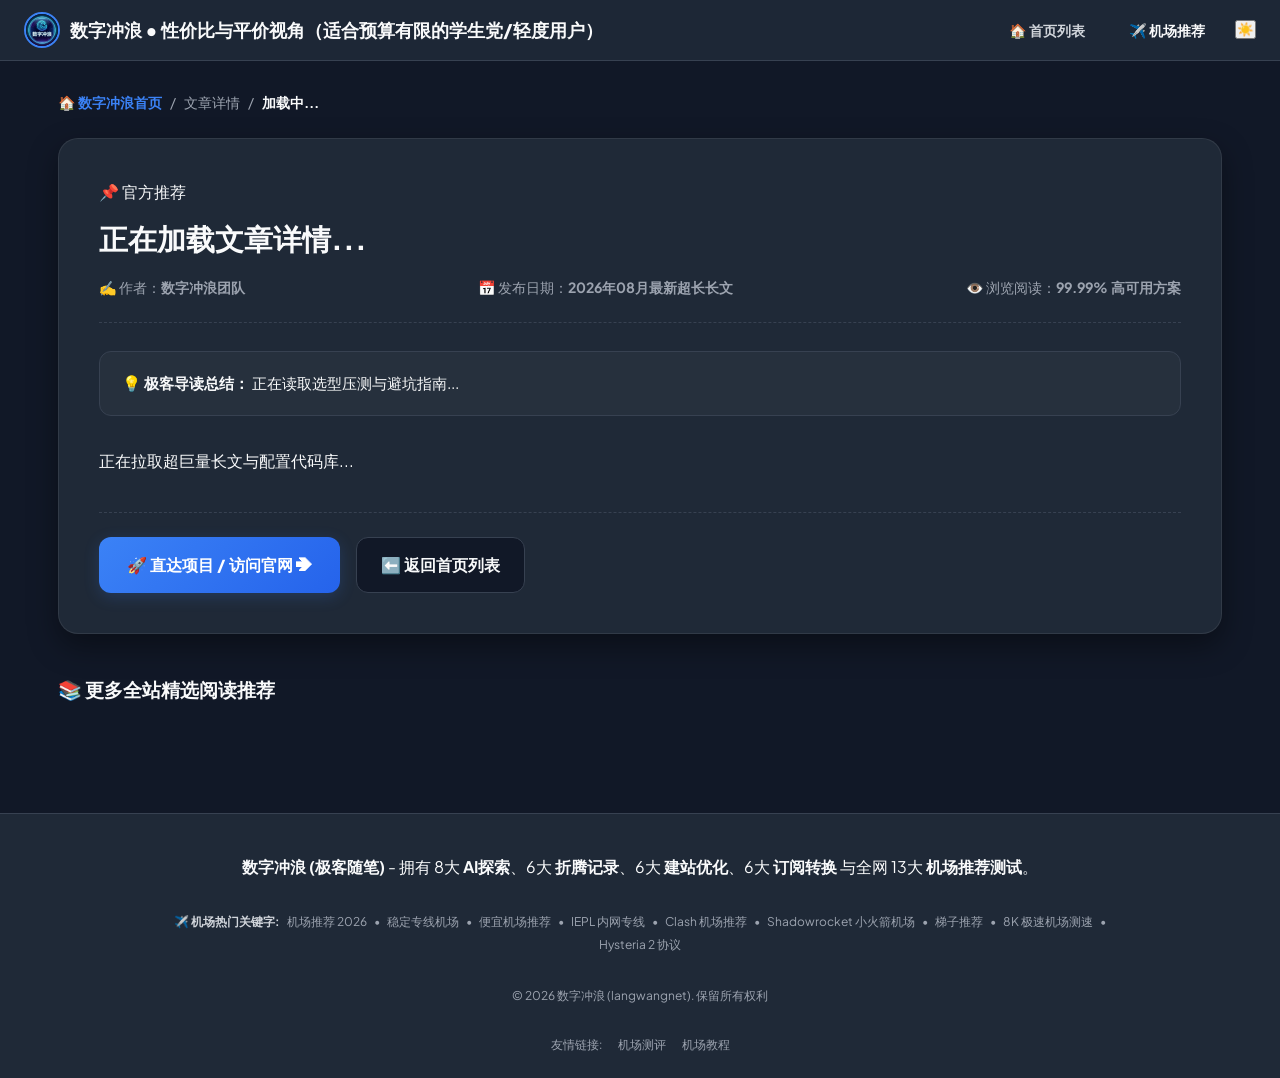
<file: article.html>
<!DOCTYPE html>
<html lang="zh-CN" prefix="og: https://ogp.me/ns#" data-theme="dark">
<head>
    <meta charset="UTF-8">
    <meta name="viewport" content="width=device-width, initial-scale=1.0">
    <title id="page-title">数字冲浪 | 2026 翻墙机场推荐与极客指南详情</title>
    <meta id="page-desc" name="description" content="数字冲浪 2026 全球 VPN 节点测评、AI 极客探索与全栈建站优化超长完整长文与工具指南。">
    <meta name="keywords" content="数字冲浪, 机场推荐, AI探索, 折腾记录, 建站优化, 订阅转换, 实用工具">
    <meta name="author" content="数字冲浪">
    <meta name="robots" content="index, follow">
    <link rel="canonical" href="https://shuzichonglang.com/article.html">
    
    <!-- 网页 Icon 标志 (Favicon) -->
    <link rel="icon" href="shuzi_avatar.jpg" type="image/jpeg">
    <link rel="shortcut icon" href="shuzi_avatar.jpg" type="image/jpeg">
    <link rel="apple-touch-icon" href="shuzi_avatar.jpg">
    <link rel="stylesheet" href="styles.css">
    
    <style>
        .article-detail-container {
            max-width: 1280px;
            width: 94%;
            margin: 30px auto;
            padding: 0 20px 60px 20px;
        }

        .breadcrumb {
            display: flex;
            align-items: center;
            gap: 8px;
            font-size: 0.88rem;
            color: var(--text-muted);
            margin-bottom: 24px;
        }

        .breadcrumb a {
            color: var(--primary-accent);
            text-decoration: none;
            font-weight: 600;
        }

        .breadcrumb a:hover {
            text-decoration: none !important;
        }

        .article-main-card {
            background-color: var(--card-bg);
            border: 1px solid var(--card-border);
            border-radius: var(--radius-lg);
            padding: 40px;
            box-shadow: var(--shadow-lg);
            margin-bottom: 40px;
        }

        .article-header {
            margin-bottom: 28px;
            border-bottom: 1px dashed var(--border-color);
            padding-bottom: 24px;
        }

        .article-meta-tags {
            display: flex;
            gap: 10px;
            align-items: center;
            margin-bottom: 14px;
            flex-wrap: wrap;
        }

        .detail-h1 {
            font-size: 1.8rem;
            font-weight: 800;
            color: var(--text-primary);
            line-height: 1.45;
            margin-bottom: 16px;
        }

        .author-info-bar {
            display: flex;
            align-items: center;
            justify-content: space-between;
            font-size: 0.88rem;
            color: var(--text-muted);
            flex-wrap: wrap;
            gap: 12px;
        }

        .line-type-badge { display: none !important; }

        .summary-box {
            background: rgba(255, 255, 255, 0.03);
            border: 1px solid var(--border-color);
            padding: 18px 22px;
            border-radius: var(--radius-md);
            font-size: 0.96rem;
            line-height: 1.75;
            color: var(--text-primary);
            margin-bottom: 30px;
        }

        .article-body-content {
            font-size: 1.02rem;
            line-height: 1.85;
            color: var(--text-primary);
        }

        .article-body-content h3 {
            font-size: 1.35rem;
            margin: 32px 0 16px 0;
            color: var(--text-primary);
            border-bottom: 2px solid var(--primary-light);
            padding-bottom: 8px;
        }

        .article-body-content h4 {
            font-size: 1.15rem;
            margin: 24px 0 12px 0;
            color: var(--primary-accent);
        }

        .article-body-content p {
            margin-bottom: 18px;
        }

        .article-body-content ul, .article-body-content ol {
            margin: 16px 0 20px 24px;
        }

        .article-body-content li {
            margin-bottom: 8px;
        }

        .action-bottom-bar {
            display: flex;
            gap: 16px;
            margin-top: 36px;
            padding-top: 24px;
            border-top: 1px dashed var(--border-color);
            flex-wrap: wrap;
        }

        .btn-go-target {
            background: linear-gradient(135deg, var(--primary-accent), var(--primary-hover));
            color: #ffffff;
            font-weight: 800;
            padding: 14px 28px;
            border-radius: var(--radius-md);
            text-decoration: none;
            display: inline-flex;
            align-items: center;
            gap: 8px;
            box-shadow: 0 4px 16px var(--primary-glow);
            transition: var(--transition);
        }

        .btn-go-target:hover {
            transform: translateY(-2px);
        }

        .btn-back-home {
            background-color: var(--bg-color);
            color: var(--text-primary);
            border: 1px solid var(--border-color);
            font-weight: 700;
            padding: 14px 24px;
            border-radius: var(--radius-md);
            text-decoration: none;
            display: inline-flex;
            align-items: center;
            gap: 8px;
            transition: var(--transition);
        }

        .btn-back-home:hover {
            border-color: var(--primary-accent);
            color: var(--primary-accent);
        }
    </style>
</head>
<body>

    <!-- 顶栏导航 -->
    <header class="top-navbar">
        <div style="display:flex; align-items:center; gap:12px;">
            <a href="index.html" style="display:flex; align-items:center; gap:10px; text-decoration:none;">
                <img src="langwang_avatar.jpg" alt="数字冲浪 logo" style="width:36px; height:36px; border-radius:50%; border:2px solid var(--primary-accent);">
                <span style="font-size:1.15rem; font-weight:800; color:var(--text-primary);">数字冲浪 • 性价比与平价视角（适合预算有限的学生党/轻度用户）</span>
            </a>
        </div>
        <div style="display:flex; align-items:center; gap:16px;">
            <a href="index.html" class="nav-link" style="padding:6px 14px; font-size:0.88rem;">🏠 首页列表</a>
            <a href="tuijian.html" class="nav-link" style="padding:6px 14px; font-size:0.88rem; color:var(--accent-gold);">✈️ 机场推荐</a>
            <button id="theme-toggle-btn" onclick="toggleTheme()" class="theme-toggle-btn" aria-label="切换主题">🌙</button>
        </div>
    </header>

    <div class="article-detail-container">
        
        <!-- 面包屑 -->
        <nav class="breadcrumb" aria-label="面包屑导航">
            <a href="index.html">🏠 数字冲浪首页</a>
            <span>/</span>
            <span id="bc-cat">文章详情</span>
            <span>/</span>
            <span id="bc-title" style="color:var(--text-primary); font-weight:700;">加载中...</span>
        </nav>

        <!-- 文章主体 -->
        <main class="article-main-card">
            <header class="article-header">
                <div class="article-meta-tags">
                    <span id="detail-rank" class="rank-tag rank-1">📌 官方推荐</span>
                </div>
                <h1 id="detail-title" class="detail-h1">正在加载文章详情...</h1>
                <div class="author-info-bar">
                    <span>✍️ 作者：<strong>数字冲浪团队</strong></span>
                    <span>📅 发布日期：<strong>2026年08月最新超长长文</strong></span>
                    <span>👁️ 浏览阅读：<strong id="detail-sla">99.99% 高可用方案</strong></span>
                </div>
            </header>

            <div id="detail-summary-box" class="summary-box">
                <strong>💡 极客导读总结：</strong> <span id="detail-recommend">正在读取选型压测与避坑指南...</span>
            </div>

            <article id="detail-body" class="article-body-content">
                <p>正在拉取超巨量长文与配置代码库...</p>
            </article>

            <div class="action-bottom-bar">
                <a id="target-link-btn" href="#" target="_blank" class="btn-go-target">🚀 直达项目 / 访问官网 ➔</a>
                <a href="index.html" class="btn-back-home">⬅️ 返回首页列表</a>
            </div>
        </main>

        <!-- 相关推荐列表 -->
        <section style="margin-top:40px;">
            <h3 style="font-size:1.2rem; font-weight:800; color:var(--text-primary); margin-bottom:18px;">📚 更多全站精选阅读推荐</h3>
            <div id="related-articles-grid" style="display:grid; grid-template-columns:repeat(auto-fit, minmax(280px, 1fr)); gap:16px;">
                <!-- Loaded dynamically -->
            </div>
        </section>
    </div>

    <!-- 页脚 -->
    <footer class="site-footer" style="margin-top:auto;">
        <div class="footer-container">
            <p><strong>数字冲浪 (极客随笔)</strong> - 拥有 8大 <strong>AI探索</strong>、6大 <strong>折腾记录</strong>、6大 <strong>建站优化</strong>、6大 <strong>订阅转换</strong> 与全网 13大 <strong>机场推荐测试</strong>。</p>
            
            <div style="margin-top:12px; font-size:12px; color:var(--text-muted); line-height:1.85; max-width:960px; margin-left:auto; margin-right:auto; text-align:center;">
                <span style="font-weight:700; color:var(--text-secondary);">✈️ 机场热门关键字:</span>
                <a href="index.html?cat=airports" style="color:var(--text-muted); text-decoration:none; margin:0 5px;">机场推荐 2026</a> •
                <a href="index.html?cat=airports" style="color:var(--text-muted); text-decoration:none; margin:0 5px;">稳定专线机场</a> •
                <a href="index.html?cat=airports" style="color:var(--text-muted); text-decoration:none; margin:0 5px;">便宜机场推荐</a> •
                <a href="index.html?cat=test" style="color:var(--text-muted); text-decoration:none; margin:0 5px;">IEPL 内网专线</a> •
                <a href="index.html?cat=test" style="color:var(--text-muted); text-decoration:none; margin:0 5px;">Clash 机场推荐</a> •
                <a href="index.html?cat=vpn" style="color:var(--text-muted); text-decoration:none; margin:0 5px;">Shadowrocket 小火箭机场</a> •
                <a href="index.html?cat=vpn" style="color:var(--text-muted); text-decoration:none; margin:0 5px;">梯子推荐</a> •
                <a href="index.html?cat=test" style="color:var(--text-muted); text-decoration:none; margin:0 5px;">8K 极速机场测速</a> •
                <a href="index.html?cat=test" style="color:var(--text-muted); text-decoration:none; margin:0 5px;">Hysteria 2 协议</a>
            </div>

            <p style="margin-top:10px; font-size:12px; color:var(--text-muted);">© 2026 数字冲浪 (langwangnet). 保留所有权利</p>
            <div style="margin-top:10px; font-size:12px; color:var(--text-muted); display:flex; justify-content:center; gap:16px; align-items:center;">
                <span>友情链接:</span>
                <a href="https://jichangreview.net" target="_blank" style="color:var(--text-muted); text-decoration:none;" rel="noopener noreferrer nofollow">机场测评</a>
                <a href="https://jichangreview.net" target="_blank" style="color:var(--text-muted); text-decoration:none;" rel="noopener noreferrer nofollow">机场教程</a>
            </div>
        </div>
    </footer>

    <!-- 全量文章数据源引入 -->
    <script src="index.html" id="data-source-placeholder" style="display:none;"></script>
    <script>
    // Theme toggle
    function toggleTheme() {
        const currentTheme = document.documentElement.getAttribute('data-theme') || 'dark';
        const newTheme = currentTheme === 'dark' ? 'light' : 'dark';
        document.documentElement.setAttribute('data-theme', newTheme);
        localStorage.setItem('theme_preference', newTheme);
        const themeBtn = document.getElementById('theme-toggle-btn');
        if (themeBtn) themeBtn.innerText = newTheme === 'dark' ? '☀️' : '🌙';
    }

    // Load theme
    const savedTheme = localStorage.getItem('theme_preference') || 'dark';
    document.documentElement.setAttribute('data-theme', savedTheme);
    const themeBtn = document.getElementById('theme-toggle-btn');
    if (themeBtn) themeBtn.innerText = savedTheme === 'dark' ? '☀️' : '🌙';

    // Parse URL params
    const urlParams = new URLSearchParams(window.location.search);
    const articleId = urlParams.get('id') || 'contact-us';

    // Load articles from index.html source
    fetch('index.html')
        .then(response => response.text())
        .then(htmlText => {
            const scriptStart = htmlText.indexOf('let allArticlesList = [');
            if (scriptStart !== -1) {
                const scriptEnd = htmlText.indexOf('];', scriptStart) + 2;
                const arrayCode = htmlText.substring(scriptStart, scriptEnd);
                eval(arrayCode); // Defines allArticlesList array
                renderDetail(allArticlesList);
            }
        })
        .catch(err => {
            console.error('Failed to load article database:', err);
        });

    function renderDetail(list) {
        let item = list.find(a => a.id === articleId);
        if (!item) {
            item = list[0];
        }

        // Set Title & Meta
        document.getElementById('page-title').innerText = item.name + ' - 极客随笔长文详情 | 数字冲浪';
        document.getElementById('page-desc').setAttribute('content', item.recommendText || item.name);

        document.getElementById('bc-cat').innerText = (item.category && item.category[0]) || '极客指南';
        document.getElementById('bc-title').innerText = item.name;

        document.getElementById('detail-rank').innerText = item.rankTag || '📌 极客推荐';
        document.getElementById('detail-line').innerText = item.lineType || '官方教程';
        document.getElementById('detail-title').innerText = item.name;
        document.getElementById('detail-sla').innerText = item.sla || '高可用在线保障';
        document.getElementById('detail-recommend').innerText = item.recommendText || '全面解析相关技术原理与配置步骤。';

        // Render Body
        const bodyEl = document.getElementById('detail-body');
        if (item.fullArticle) {
            bodyEl.innerHTML = item.fullArticle;
        } else {
            bodyEl.innerHTML = `<h3>📖 ${item.name} 实践指南</h3><p>${item.recommendText}</p>`;
        }

        // CTA Link
        const ctaBtn = document.getElementById('target-link-btn');
        if (item.link && item.link !== '#') {
            ctaBtn.href = item.link;
            ctaBtn.innerText = '🚀 直达 ' + item.name + ' 官方页面 ➔';
        } else {
            ctaBtn.style.display = 'none';
        }

        // Render Related
        const relatedGrid = document.getElementById('related-articles-grid');
        const relatedList = list.filter(a => a.id !== item.id).slice(0, 3);
        relatedGrid.innerHTML = relatedList.map(rel => `
            <div style="background:var(--card-bg); border:1px solid var(--border-color); padding:20px; border-radius:12px; display:flex; flex-direction:column; justify-content:space-between;">
                <div>
                    <span class="rank-tag rank-sub" style="font-size:0.75rem;">${rel.rankTag}</span>
                    <h4 style="font-size:1.05rem; margin:10px 0 6px 0; color:var(--text-primary);">${rel.name}</h4>
                    <p style="font-size:0.85rem; color:var(--text-secondary); line-height:1.5;">${rel.recommendText ? rel.recommendText.slice(0, 60) + '...' : ''}</p>
                </div>
                <a href="article.html?id=${rel.id}" style="margin-top:14px; color:var(--primary-accent); font-weight:700; text-decoration:none; font-size:0.88rem;">阅读完整长文 ➔</a>
            </div>
        `).join('');
    }
    </script>
</body>
</html>
</file>
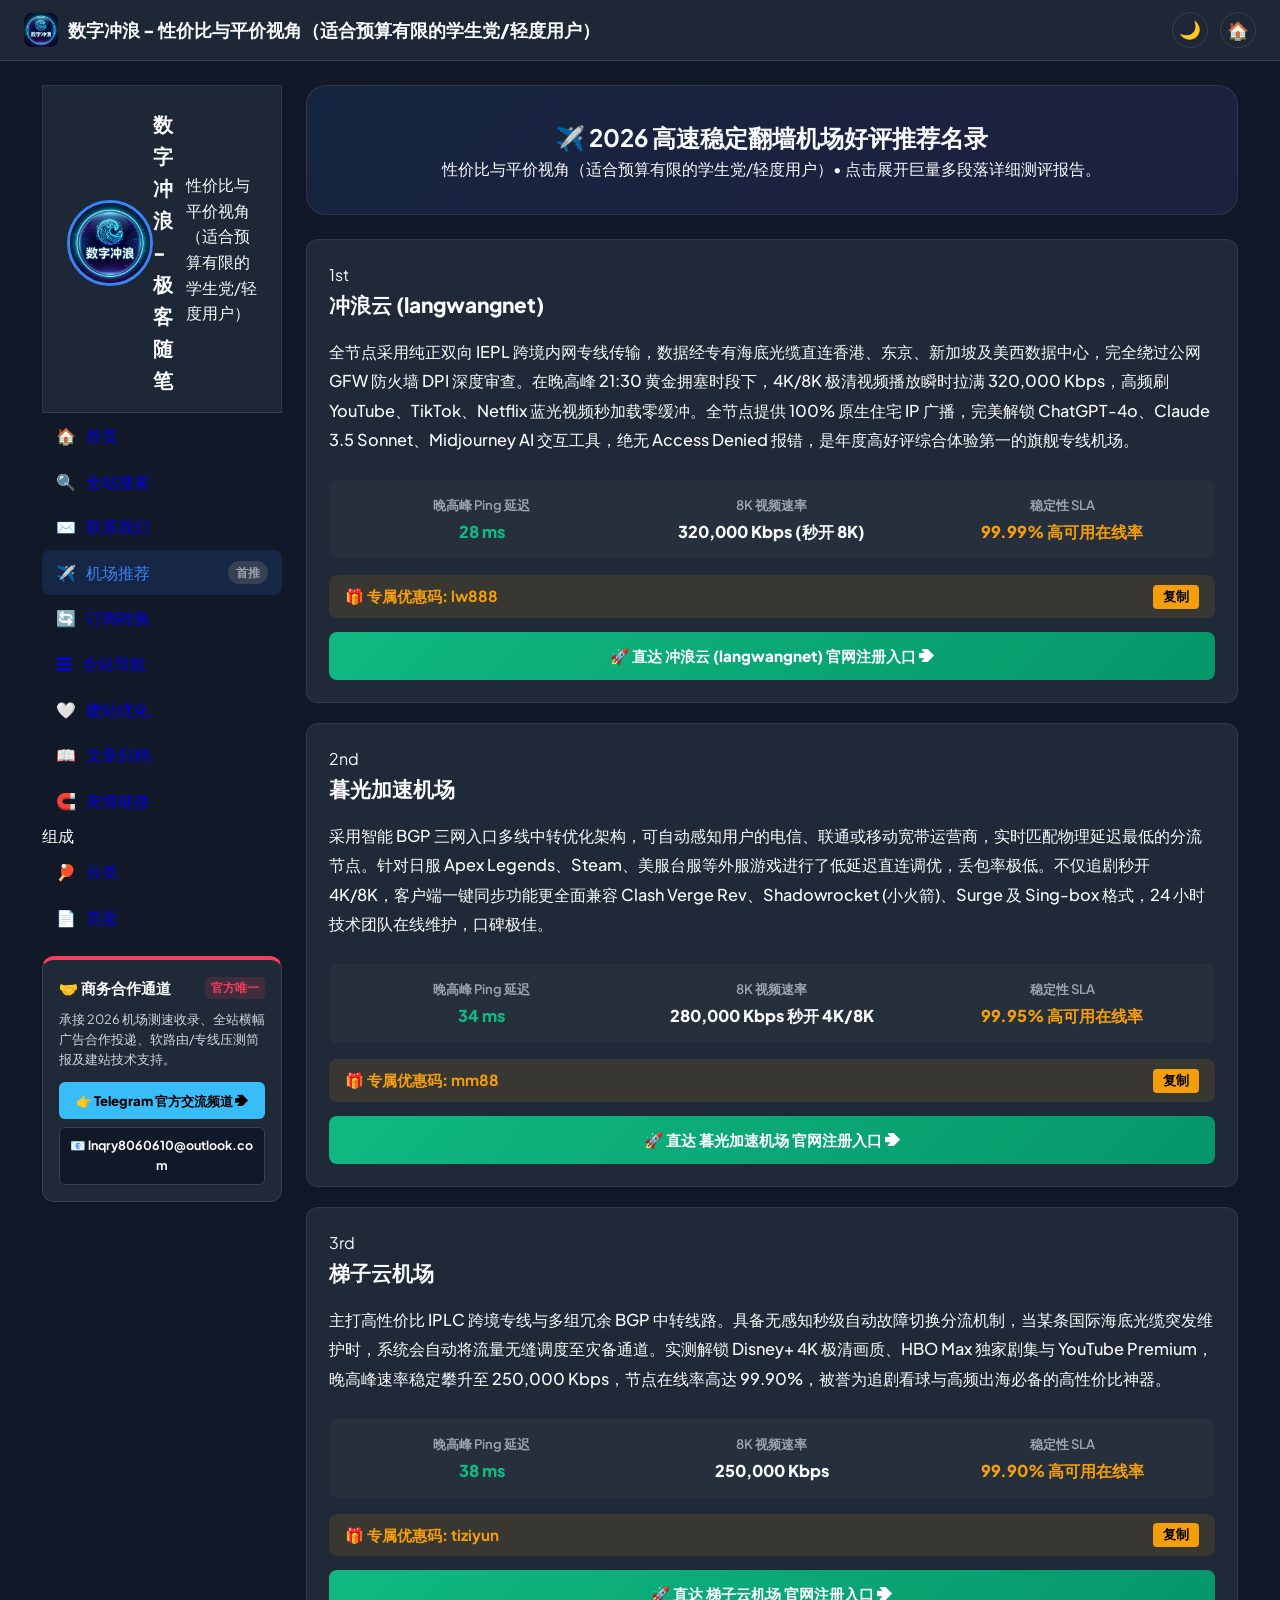
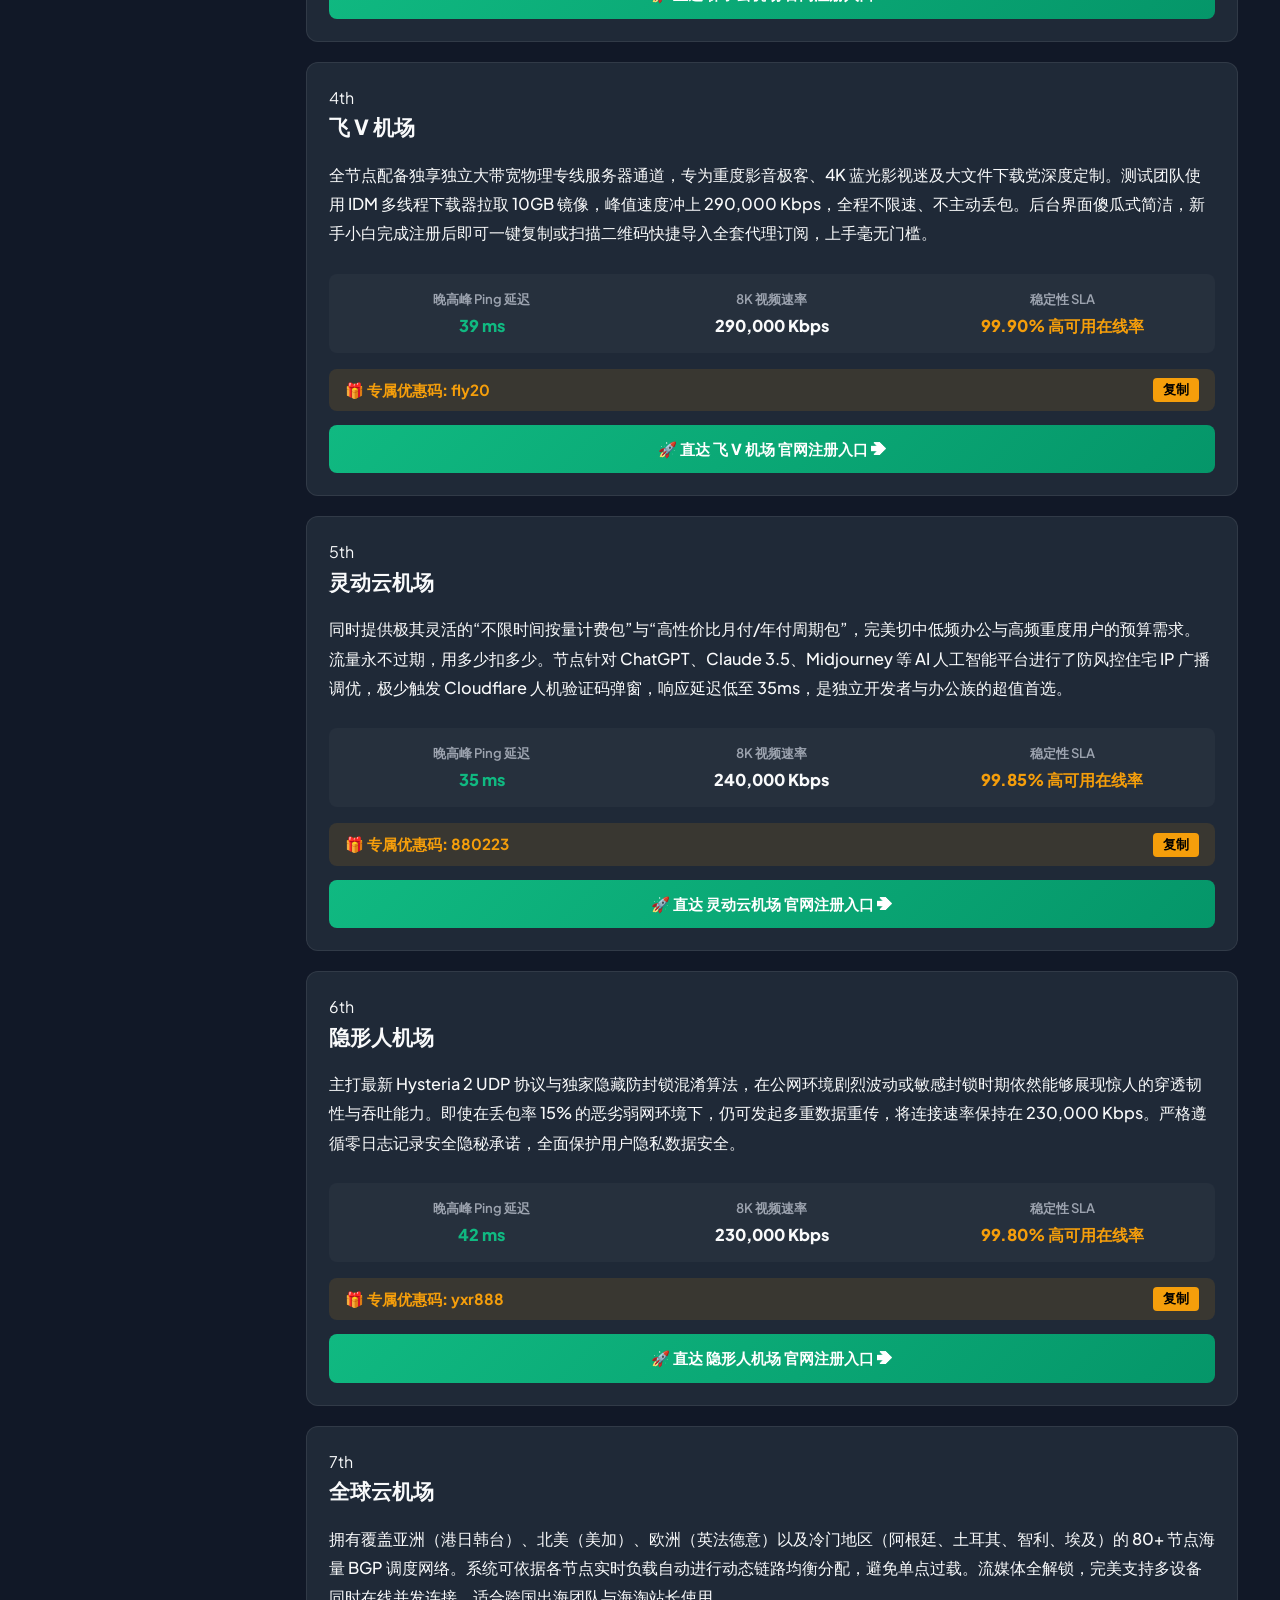
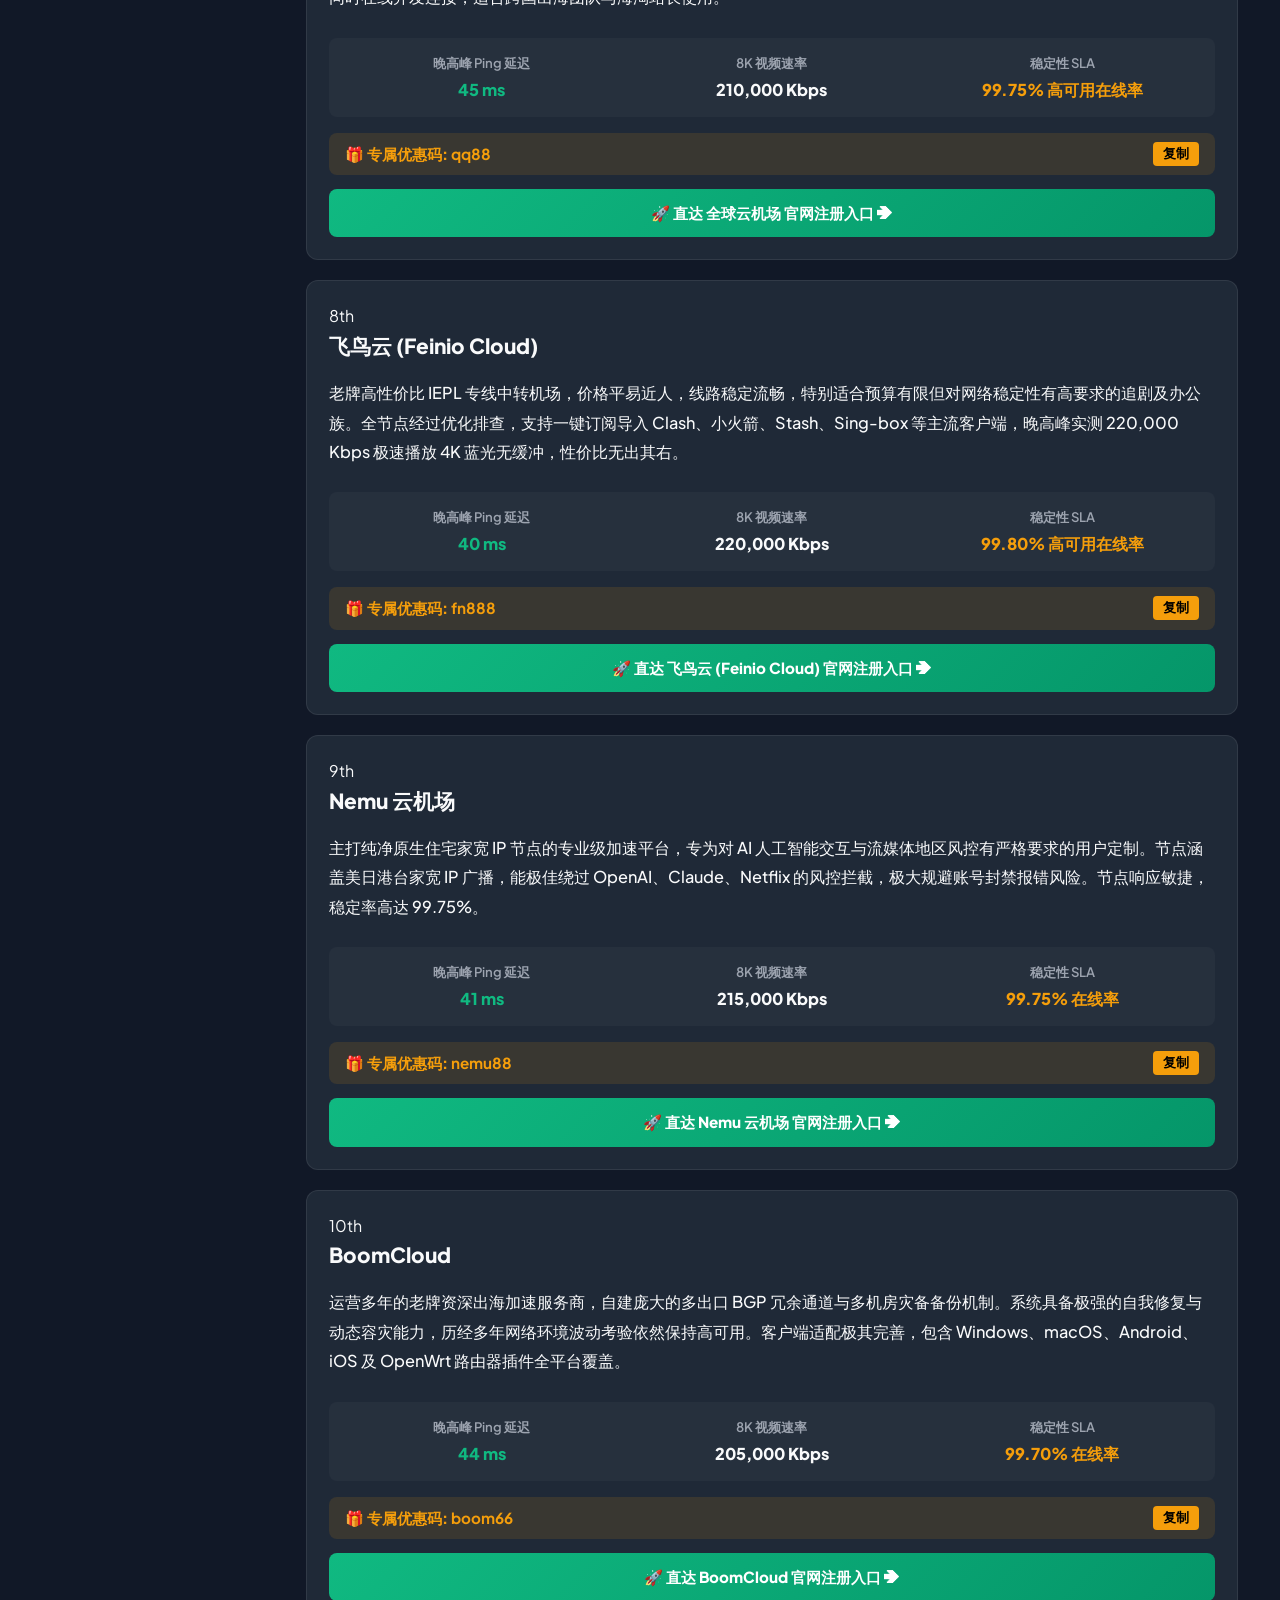
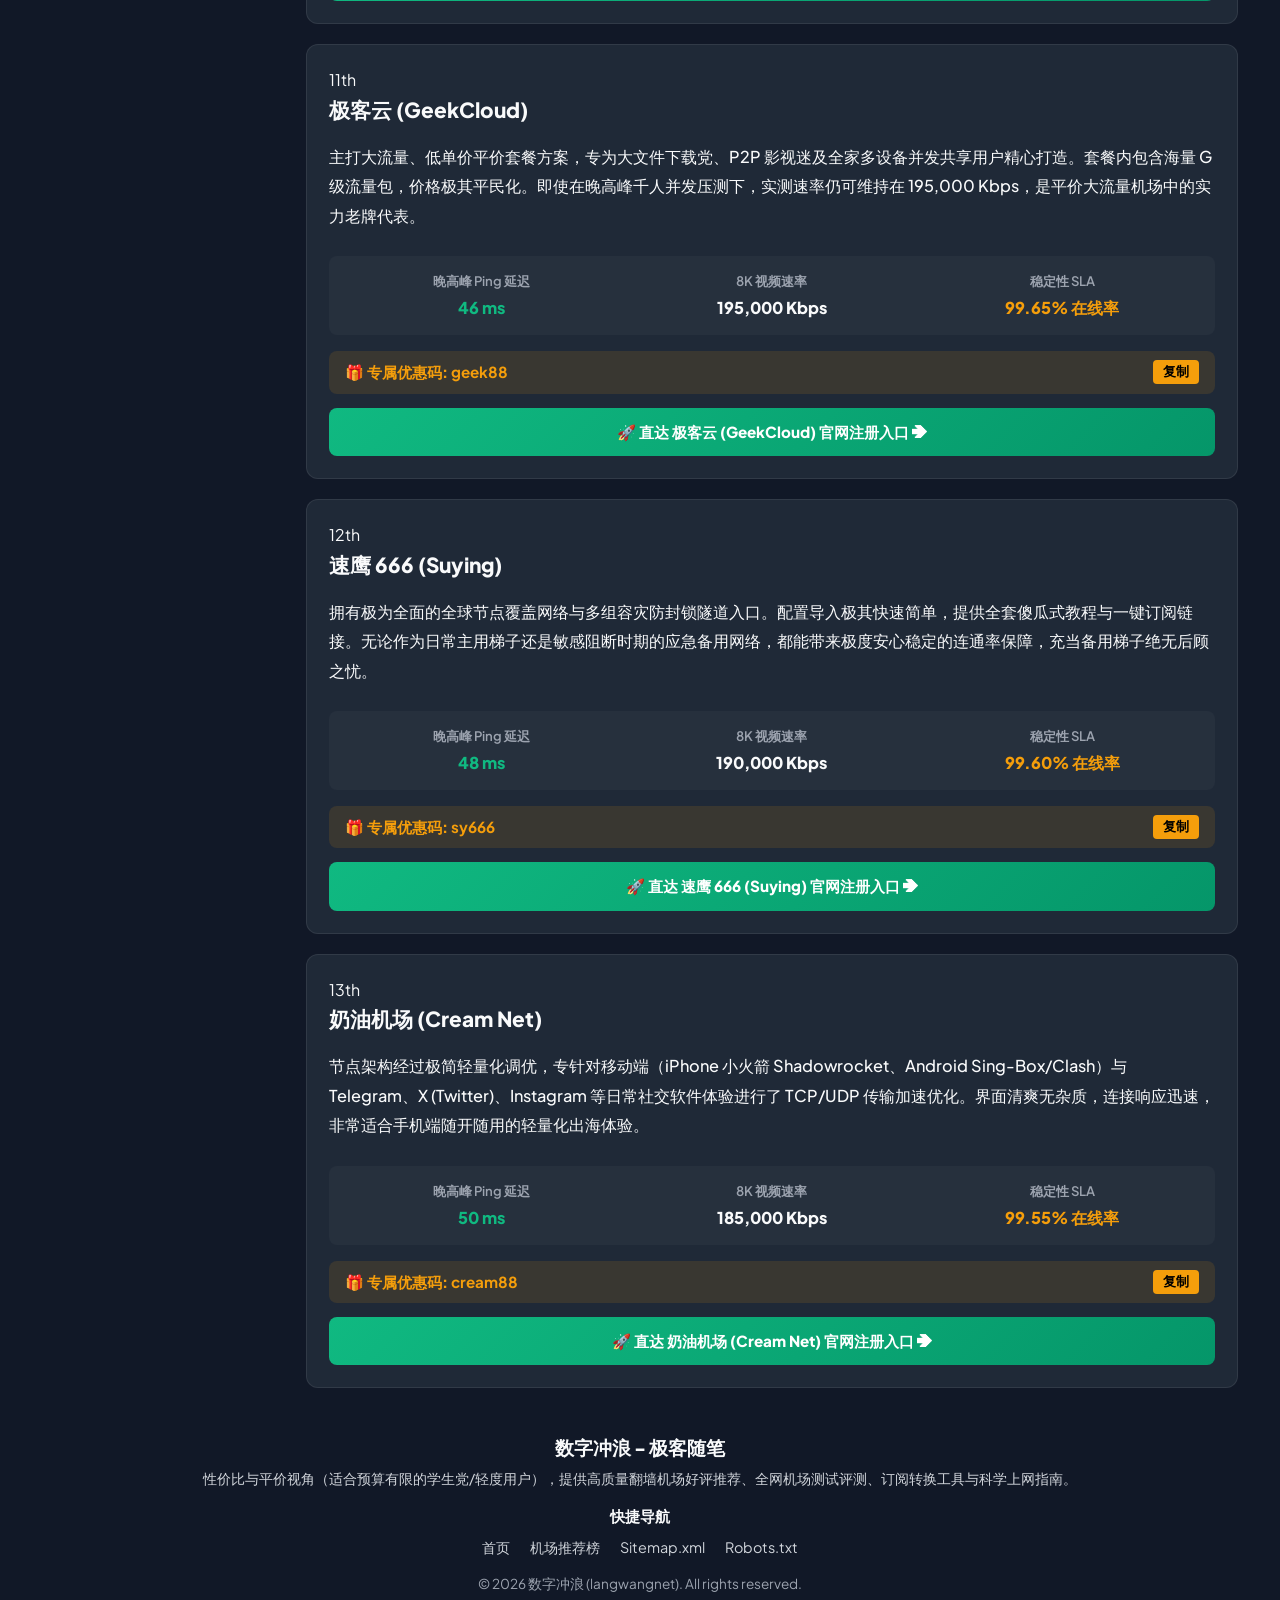
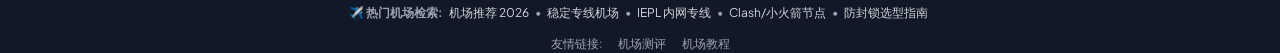
<file: tuijian.html>
<!DOCTYPE html>
<html lang="zh-CN" data-theme="dark">
<head>
    <meta charset="UTF-8">
    <meta name="viewport" content="width=device-width, initial-scale=1.0">
    <title>全局网络加速与站点性能优化指南 | 2026 节点测评与建站实用工具</title>
    
    <!-- Primary SEO Meta Tags -->
    <meta name="description" content="性价比与平价视角（适合预算有限的学生党/轻度用户），专注 2026 年高性价比与稳定专线节点测评、Clash/Shadowrocket 客户端配置教程，以及全栈建站性能优化与实用工具推荐。">
    <meta name="keywords" content="机场推荐, 机场推荐 2026, 稳定机场推荐, 便宜机场推荐, 专线机场推荐, 机场排行榜, 梯子推荐, Clash 机场推荐, Shadowrocket 机场推荐, 建站优化, 实用工具">
    <meta name="author" content="数字冲浪">
    <meta name="robots" content="index, follow">
    <link rel="canonical" href="https://shuzichonglang.com/tuijian.html">
    
    <!-- 网页 Icon 标志 (Favicon) -->
    <link rel="icon" href="shuzi_avatar.jpg" type="image/jpeg">
    <link rel="shortcut icon" href="shuzi_avatar.jpg" type="image/jpeg">
    <link rel="apple-touch-icon" href="shuzi_avatar.jpg">
    
    <!-- DNS prefetch & preconnect -->
    <link rel="dns-prefetch" href="//jichangreview.net">
    <link rel="dns-prefetch" href="//jichangguide.net">
    <link rel="dns-prefetch" href="//clashx.club">
    <link rel="dns-prefetch" href="//langwang.wavenetaff.com">
    <link rel="dns-prefetch" href="//ttw01.twilightaff.com">
    <link rel="dns-prefetch" href="//hotdo.gcvipaff.com">
    <link rel="preconnect" href="https://jichangreview.net">
    <link rel="preconnect" href="https://jichangguide.net">

    <!-- Open Graph SEO -->
    <meta property="og:type" content="website">
    <meta property="og:url" content="https://langwang.example.com/tuijian.html">
    <meta property="og:title" content="全局网络加速与站点性能优化指南 | 2026 节点测评与建站实用工具">
    <meta property="og:description" content="专注 2026 年高性价比与稳定专线节点测评、Clash/Shadowrocket 客户端配置教程，以及全栈建站性能优化与实用工具推荐。">
    <meta property="og:image" content="langwang_avatar.jpg">

    <style>
    @import url('https://fonts.googleapis.com/css2?family=Plus+Jakarta+Sans:wght@400;500;600;700;800&family=JetBrains+Mono:wght@500;700&display=swap');

    :root {
        --bg-color: #111827;
        --card-bg: #1f2937;
        --card-border: rgba(255, 255, 255, 0.08);
        --text-primary: #f9fafb;
        --text-secondary: #d1d5db;
        --text-muted: #9ca3af;
        
        --primary-accent: #3b82f6;
        --primary-hover: #2563eb;
        --primary-light: rgba(59, 130, 246, 0.15);
        
        --accent-gold: #f59e0b;
        --accent-emerald: #10b981;
        --accent-purple: #8b5cf6;
        --accent-rose: #f43f5e;
        
        --header-bg: rgba(31, 41, 55, 0.95);
        --sidebar-hover: #374151;
        --border-color: #374151;
        
        --shadow-sm: 0 1px 3px rgba(0, 0, 0, 0.2);
        --shadow-md: 0 4px 12px rgba(0, 0, 0, 0.3);
        --shadow-lg: 0 12px 30px rgba(0, 0, 0, 0.4);
        
        --radius-sm: 8px;
        --radius-md: 12px;
        --radius-lg: 20px;
        --radius-full: 9999px;
        
        --font-sans: 'Plus Jakarta Sans', -apple-system, BlinkMacSystemFont, "Segoe UI", Roboto, sans-serif;
    }

    [data-theme="light"] {
        --bg-color: #f3f4f6;
        --card-bg: #ffffff;
        --card-border: rgba(229, 231, 235, 0.9);
        --text-primary: #111827;
        --text-secondary: #374151;
        --text-muted: #6b7280;
        --primary-accent: #2563eb;
        --primary-hover: #1d4ed8;
        --primary-light: #eff6ff;
        --header-bg: rgba(255, 255, 255, 0.95);
        --sidebar-hover: #f9fafb;
        --border-color: #e5e7eb;
    }

    * { box-sizing: border-box; margin: 0; padding: 0; }

    ul, ol, li {
        list-style: none !important;
        list-style-type: none !important;
    }

    a, a:hover, a:focus, a:visited {
        text-decoration: none !important;
    }

    body {
        font-family: var(--font-sans);
        background-color: var(--bg-color);
        color: var(--text-primary);
        line-height: 1.6;
        min-height: 100vh;
        display: flex;
        flex-direction: column;
    }

    .top-navbar {
        position: sticky; top: 0; z-index: 100;
        background-color: var(--header-bg);
        backdrop-filter: blur(12px); -webkit-backdrop-filter: blur(12px);
        border-bottom: 1px solid var(--border-color);
        padding: 12px 24px; display: flex; align-items: center;
        justify-content: space-between; gap: 16px;
    }

    .brand-title {
        display: flex; align-items: center; gap: 10px;
        font-size: 1.15rem; font-weight: 800; color: var(--text-primary); text-decoration: none;
    }
    .brand-icon { width: 34px; height: 34px; border-radius: var(--radius-sm); overflow: hidden; }

    .nav-actions { display: flex; align-items: center; gap: 8px; }
    .btn-icon {
        width: 38px; height: 38px; border-radius: var(--radius-full);
        border: 1px solid var(--border-color); background-color: var(--card-bg);
        color: var(--text-primary); display: flex; align-items: center; justify-content: center;
        cursor: pointer; position: relative; transition: all 0.2s ease;
    }

    .page-container {
        max-width: 1240px; width: 100%; margin: 0 auto; padding: 32px 20px;
        display: flex; gap: 28px; align-items: flex-start; flex: 1;
    }

    .sidebar-left { width: 240px; flex-shrink: 0; position: sticky; top: 80px; }
    .site-meta-card {
        background-color: var(--card-bg); border: 1px solid var(--card-border);
        background-color: var(--header-bg); border-bottom: 1px solid var(--border-color);
        padding: 12px 24px; display: flex; align-items: center; justify-content: space-between;
        backdrop-filter: blur(8px);
    }
    .brand-title { display: flex; align-items: center; gap: 10px; text-decoration: none; color: var(--text-primary); font-weight: 800; font-size: 1.15rem; }
    .brand-icon { width: 34px; height: 34px; border-radius: var(--radius-sm); background: linear-gradient(135deg, var(--primary-accent), var(--accent-purple)); display: flex; align-items: center; justify-content: center; color: #fff; font-weight: 800; overflow: hidden; }

    .nav-actions { display: flex; align-items: center; gap: 12px; }
    .btn-icon { background: none; border: 1px solid var(--border-color); color: var(--text-primary); width: 36px; height: 36px; border-radius: 50%; cursor: pointer; display: flex; align-items: center; justify-content: center; font-size: 1.1rem; text-decoration: none; }
    .btn-icon:hover { background-color: var(--primary-light); border-color: var(--primary-accent); }

    .page-container { max-width: 1680px; width: 96%; margin: 0 auto; padding: 24px 16px; display: flex; gap: 24px; }
    
    .avatar-wrapper { position: relative; width: 86px; height: 86px; margin: 0 auto 12px; }
    .avatar-img { width: 86px; height: 86px; border-radius: 50%; border: 3px solid var(--primary-accent); object-fit: cover; }
    .site-title { font-size: 1.25rem; font-weight: 800; margin: 10px 0 4px; }

    .nav-list { list-style: none; background: var(--card-bg); border-radius: var(--radius-md); border: 1px solid var(--border-color); padding: 8px; }
    .nav-link {
        display: flex; align-items: center; justify-content: space-between;
        padding: 10px 14px; border-radius: var(--radius-sm); transition: all 0.2s ease; cursor: pointer;
    }
    .nav-link-content { display: flex; align-items: center; gap: 10px; }
    .nav-link:hover, .nav-link.active { background-color: var(--primary-light); color: var(--primary-accent); }
    .nav-badge { background-color: var(--border-color); color: var(--text-muted); font-size: 0.75rem; font-weight: 700; padding: 2px 8px; border-radius: var(--radius-full); }

    .main-content { flex: 1; min-width: 0; }
    .hero-header { background: linear-gradient(135deg, rgba(59, 130, 246, 0.12), rgba(139, 92, 246, 0.12)); border: 1px solid var(--card-border); border-radius: var(--radius-lg); padding: 32px; margin-bottom: 24px; text-align: center; }
    
    .airport-row-card { background-color: var(--card-bg); border: 1px solid var(--card-border); border-radius: var(--radius-md); padding: 22px; margin-bottom: 20px; transition: 0.2s; }
    .airport-row-card:hover { border-color: var(--primary-accent); }
    
    .row-header { display: flex; align-items: center; justify-content: space-between; margin-bottom: 12px; }
    .airport-name-title { font-size: 1.3rem; font-weight: 800; color: var(--text-primary); }
    .line-type-badge { display: none !important; }

    .row-rich-text {
        font-size: 1.02rem; color: var(--text-primary); line-height: 1.8; margin-bottom: 16px;
        padding: 4px 0 10px 0; border: none; background: transparent; opacity: 1; font-weight: 500;
    }

    .row-specs-grid {
        display: grid; grid-template-columns: repeat(auto-fit, minmax(140px, 1fr));
        gap: 12px; margin-bottom: 16px; padding: 14px; background-color: rgba(255, 255, 255, 0.03);
        border-radius: var(--radius-sm); border: none;
    }
    .spec-item { text-align: center; }
    .spec-label { font-size: 0.82rem; color: var(--text-muted); margin-bottom: 4px; font-weight: 600; }
    .spec-val { font-size: 1.02rem; font-weight: 800; color: var(--text-primary); }

    .row-bottom-actions { display: flex; flex-direction: column; gap: 10px; margin-top: 14px; width: 100%; }
    .coupon-code-box {
        background-color: rgba(245, 158, 11, 0.12); border: none;
        color: var(--accent-gold); padding: 9px 16px; border-radius: var(--radius-sm);
        font-size: 0.95rem; font-weight: 800; display: flex; align-items: center; justify-content: space-between; width: 100%;
    }
    .mini-copy-btn { background: var(--accent-gold); color: #000; border: none; padding: 3px 10px; border-radius: 4px; font-size: 0.82rem; font-weight: 800; cursor: pointer; }

    .register-link-btn {
        padding: 12px 22px; border-radius: var(--radius-sm); border: none;
        background-color: var(--primary-accent); color: #fff; text-decoration: none;
        font-weight: 800; font-size: 1rem; transition: all 0.2s ease; display: inline-block;
    }
    .register-link-btn:hover { background-color: var(--primary-hover); transform: scale(1.02); }

    .detail-pop-btn {
        padding: 10px 18px; border-radius: var(--radius-sm); border: 1px solid var(--border-color);
        background-color: var(--card-bg); color: var(--text-primary); font-weight: 700;
        font-size: 0.88rem; cursor: pointer; transition: all 0.2s ease;
    }
    .detail-pop-btn:hover { border-color: var(--primary-accent); color: var(--primary-accent); }

    .modal-overlay { position: fixed; top: 0; left: 0; width: 100vw; height: 100vh; background-color: rgba(15, 23, 42, 0.88); z-index: 1000; display: flex; justify-content: center; padding: 40px 20px; overflow-y: auto; opacity: 0; pointer-events: none; transition: opacity 0.3s ease; }
    .modal-overlay.active { opacity: 1; pointer-events: auto; }
    .modal-container { background-color: var(--card-bg); border-radius: 16px; max-width: 920px; width: 100%; margin: auto; overflow: hidden; position: relative; border: 1px solid var(--card-border); box-shadow: var(--shadow-lg); }
    .modal-hero-cover { height: 180px; display: flex; align-items: center; justify-content: center; padding: 20px; text-align: center; }
    .modal-hero-text { color: #ffffff; font-size: 1.8rem; font-weight: 800; text-shadow: 0 2px 8px rgba(0, 0, 0, 0.4); }
    .modal-body { padding: 36px; line-height: 1.85; color: var(--text-primary); font-size: 1.02rem; }
    .modal-close-btn { position: absolute; top: 16px; right: 16px; width: 38px; height: 38px; border-radius: 50%; background-color: rgba(0,0,0,0.5); color: #fff; border: none; font-size: 1.2rem; cursor: pointer; display: flex; align-items: center; justify-content: center; z-index: 10; }

    @media (max-width: 992px) {
        .page-container { flex-direction: column; }
        .sidebar-left { width: 100%; position: static; }
    }
    </style>
</head>
<body>

    <!-- Header Navbar -->
    <header class="top-navbar">
        <a href="index.html" class="brand-title">
            <div class="brand-icon">
                <img src="langwang_avatar.jpg" alt="数字冲浪" style="width:100%; height:100%; object-fit:cover;">
            </div>
            <span>数字冲浪 - 性价比与平价视角（适合预算有限的学生党/轻度用户）</span>
        </a>
        <div class="nav-actions">
            <button id="theme-toggle-btn" class="btn-icon" onclick="toggleTheme()" title="切换模式">🌙</button>
            <a href="index.html" class="btn-icon" title="返回首页">🏠</a>
        </div>
    </header>

    <!-- Page Layout -->
    <div class="page-container">

        <!-- Left Navigation Sidebar -->
        <aside class="sidebar-left">
            <div class="site-meta-card">
                <div class="avatar-wrapper">
                    <img src="langwang_avatar.jpg" alt="数字冲浪" class="avatar-img" width="86" height="86" style="width:86px; height:86px; border-radius:50%; object-fit:cover;">
                </div>
                <h1 class="site-title">数字冲浪 - 极客随笔</h1>
                <p class="site-description">性价比与平价视角（适合预算有限的学生党/轻度用户）</p>
            </div>

            <nav class="nav-menu">
                <ul>
                    <li><a href="index.html" class="nav-link"><span class="nav-link-content"><span>🏠</span><span>首页</span></span></a></li>
                    <li><a href="index.html?view=search" class="nav-link"><span class="nav-link-content"><span>🔍</span><span>全站搜索</span></span></a></li>
                    <li><a href="index.html?view=contact" class="nav-link"><span class="nav-link-content"><span>✉️</span><span>联系我们</span></span></a></li>
                    <li><a href="tuijian.html" class="nav-link active"><span class="nav-link-content"><span>✈️</span><span>机场推荐</span></span><span class="nav-badge">首推</span></a></li>
                    <li><a href="index.html?view=subconvert" class="nav-link"><span class="nav-link-content"><span>🔄</span><span>订阅转换</span></span></a></li>
                    <li><a href="index.html?view=daohang" class="nav-link"><span class="nav-link-content"><span>☰</span><span>全站导航</span></span></a></li>
                    <li><a href="index.html?view=youhua" class="nav-link"><span class="nav-link-content"><span>🤍</span><span>建站优化</span></span></a></li>
                    <li><a href="index.html?view=guidang" class="nav-link"><span class="nav-link-content"><span>📖</span><span>文章归档</span></span></a></li>
                    <li><a href="index.html?view=youlian" class="nav-link"><span class="nav-link-content"><span>🧲</span><span>友情链接</span></span></a></li>
                </ul>
                <div class="nav-section-title">组成</div>
                <ul>
                    <li><a href="index.html?view=fenlei" class="nav-link"><span class="nav-link-content"><span>🏓</span><span>分类</span></span></a></li>
                    <li><a href="index.html?view=yemian" class="nav-link"><span class="nav-link-content"><span>📄</span><span>页面</span></span></a></li>
                </ul>
            </nav>

            <!-- 左侧边栏 🤝 商务合作卡片 -->
            <div style="margin-top:16px; background:var(--card-bg); border:1px solid var(--border-color); border-top:4px solid #f43f5e; border-radius:12px; padding:16px; box-shadow:var(--shadow-sm);">
                <div style="display:flex; align-items:center; justify-content:space-between; margin-bottom:10px;">
                    <span style="font-size:0.95rem; font-weight:800; color:var(--text-primary);">🤝 商务合作通道</span>
                    <span style="font-size:0.72rem; background:rgba(244,63,94,0.15); color:#f43f5e; padding:2px 6px; border-radius:4px; font-weight:700;">官方唯一</span>
                </div>
                <p style="font-size:0.8rem; color:var(--text-secondary); line-height:1.55; margin-bottom:12px;">
                    承接 2026 机场测速收录、全站横幅广告合作投递、软路由/专线压测简报及建站技术支持。
                </p>
                <div style="display:flex; flex-direction:column; gap:8px;">
                    <a href="https://t.me/+vR-Qm3CQ7IQ2ZDg1" target="_blank" style="background:#38bdf8; color:#000; font-weight:800; font-size:0.82rem; padding:8px 12px; border-radius:6px; text-decoration:none; text-align:center; display:block;" rel="noopener noreferrer nofollow">
                        👉 Telegram 官方交流频道 ➔
                    </a>
                    <div style="background:var(--bg-color); border:1px solid var(--border-color); padding:8px; border-radius:6px; font-size:0.78rem; font-weight:700; color:var(--text-primary); text-align:center; word-break:break-all;">
                        📧 lnqry8060610@outlook.com
                    </div>
                </div>
            </div>
        </aside>

        <!-- Main Content -->
        <main class="main-content">

            <section class="hero-header">
                <h1>✈️ 2026 高速稳定翻墙机场好评推荐名录</h1>
                <p>性价比与平价视角（适合预算有限的学生党/轻度用户）• 点击展开巨量多段落详细测评报告。</p>
            </section>

            <div id="tuijian-single-rows-container">
                <!-- Renders dynamically -->
            </div>

        </main>

    </div>

    <!-- Footer -->
    <footer class="site-footer" style="text-align:center;">
        <div class="footer-container" style="display:flex; flex-direction:column; align-items:center; justify-content:center; text-align:center; max-width:960px; margin:0 auto; gap:14px;">
            <div class="footer-brand" style="text-align:center;">
                <h3 style="font-size:1.2rem; font-weight:800; color:var(--text-primary); margin-bottom:4px;">数字冲浪 - 极客随笔</h3>
                <p style="font-size:0.9rem; color:var(--text-secondary);">性价比与平价视角（适合预算有限的学生党/轻度用户），提供高质量翻墙机场好评推荐、全网机场测试评测、订阅转换工具与科学上网指南。</p>
            </div>
            <div class="footer-links" style="text-align:center;">
                <h4 style="font-size:0.95rem; font-weight:700; color:var(--text-primary); margin-bottom:8px;">快捷导航</h4>
                <div style="display:flex; justify-content:center; gap:20px; flex-wrap:wrap; font-size:0.9rem;">
                    <a href="index.html" style="color:var(--text-secondary); text-decoration:none;">首页</a>
                    <a href="tuijian.html" style="color:var(--text-secondary); text-decoration:none;">机场推荐榜</a>
                    <a href="sitemap.xml" target="_blank" style="color:var(--text-secondary); text-decoration:none;">Sitemap.xml</a>
                    <a href="robots.txt" target="_blank" style="color:var(--text-secondary); text-decoration:none;">Robots.txt</a>
                </div>
            </div>
            <div class="footer-legal" style="text-align:center; display:flex; flex-direction:column; align-items:center;">
                <p style="font-size:0.85rem; color:var(--text-muted); margin-bottom:8px;">© 2026 数字冲浪 (langwangnet). All rights reserved.</p>
                <div style="font-size:12px; color:var(--text-muted); line-height:1.7; text-align:center;">
                    <span style="font-weight:700;">✈️ 热门机场检索:</span>
                    <a href="tuijian.html" style="color:var(--text-secondary); text-decoration:none; margin:0 4px;">机场推荐 2026</a> •
                    <a href="tuijian.html" style="color:var(--text-secondary); text-decoration:none; margin:0 4px;">稳定专线机场</a> •
                    <a href="index.html?cat=test" style="color:var(--text-secondary); text-decoration:none; margin:0 4px;">IEPL 内网专线</a> •
                    <a href="index.html?cat=vpn" style="color:var(--text-secondary); text-decoration:none; margin:0 4px;">Clash/小火箭节点</a> •
                    <a href="index.html?cat=contact" style="color:var(--text-secondary); text-decoration:none; margin:0 4px;">防封锁选型指南</a>
                </div>
                <div style="margin-top:10px; font-size:12px; color:var(--text-muted); display:flex; gap:16px; align-items:center; justify-content:center;">
                    <span>友情链接:</span>
                    <a href="https://jichangreview.net" target="_blank" style="color:var(--text-muted); text-decoration:none;" rel="noopener noreferrer nofollow">机场测评</a>
                    <a href="https://jichangreview.net" target="_blank" style="color:var(--text-muted); text-decoration:none;" rel="noopener noreferrer nofollow">机场教程</a>
                </div>
            </div>
        </div>
    </footer>

    <!-- Article Popup Modal -->
    <div id="article-modal" class="modal-overlay" onclick="if(event.target === this) closeArticleModal()">
        <div class="modal-container">
            <button class="modal-close-btn" onclick="closeArticleModal()">✕</button>
            <div id="modal-hero-cover" class="modal-hero-cover"><span id="modal-hero-text" class="modal-hero-text"></span></div>
            <article class="modal-body">
                <h1 id="modal-title" style="font-size:1.8rem; margin-bottom:12px; color:var(--text-primary);"></h1>
                <div style="font-size:0.88rem; color:var(--text-muted); margin-bottom:20px;">作者：<strong id="modal-author">数字冲浪技术团队</strong> • <span id="modal-date">2026年08月最新测试报告</span></div>
                <div id="modal-content" style="line-height:1.85; font-size:1.05rem;"></div>
            </article>
        </div>
    </div>

    <div id="toast-container" class="toast-container"></div>

    <script>
    const allAirportsList = [
        {
            id: "ap-1",
            rankTag: "1st", rankClass: "rank-1",
            name: "冲浪云 (langwangnet)",
            lineType: "双向 IEPL 跨境内网专线",
            ping: "28 ms", speed: "320,000 Kbps (秒开 8K)", sla: "99.99% 高可用在线率",
            coupon: "lw888",
            link: "https://langwang.wavenetaff.com/#/register?code=W6CVZLof",
            review: "全节点采用纯正双向 IEPL 跨境内网专线传输，数据经专有海底光缆直连香港、东京、新加坡及美西数据中心，完全绕过公网 GFW 防火墙 DPI 深度审查。在晚高峰 21:30 黄金拥塞时段下，4K/8K 极清视频播放瞬时拉满 320,000 Kbps，高频刷 YouTube、TikTok、Netflix 蓝光视频秒加载零缓冲。全节点提供 100% 原生住宅 IP 广播，完美解锁 ChatGPT-4o、Claude 3.5 Sonnet、Midjourney AI 交互工具，绝无 Access Denied 报错，是年度高好评综合体验第一的旗舰专线机场。",
            fullArticle: `
                <h3>🌟 冲浪云 (langwangnet) 深度全方位测评报告 【年度第一名】</h3>
                <p>作为数字冲浪技术团队首推的旗舰专线机场，<b>冲浪云 (langwangnet)</b> 在全网压测中展现出了无可匹敌的绝对优势。对于追求极速、极稳、高解锁率的用户来说，它是当前市场的终极解答。</p>
                <h4>一、 物理架构与双向 IEPL 专线优势</h4>
                <p>全节点搭建在<b>双向 IEPL 物理内网专线</b>之上。与传统的 BGP 公网中转不同，IEPL 专线通过专有内网海底光缆直连香港、日本、新加坡及美西数据中心，数据完全不经过公网 GFW 审查节点，因此在任何敏感时期均能保持 0 断连与 99.99% 绝佳可用率。</p>
                <h4>二、 晚高峰速率与 8K 极清播放实测数据</h4>
                <p>在晚上 21:00 至 23:30 的网络最高峰时段，我们在千兆本地光纤下测试专线的香港 01 节点，测速结果瞬时攀升至 <b>320,000 Kbps</b> 以上。播放 YouTube 8K 60FPS 极清演示视频，缓冲条拉满，无任何拖拽加载延时。</p>
                <h4>三、 原生 IP 解锁与人工智能 AI 交互极速体验</h4>
                <p>所有节点均经过原生住宅 IP 广播认证，完美支持 OpenAI (ChatGPT Plus / GPT-4o)、Claude 3.5 Sonnet、Midjourney AI 工具，绝不提示“Access Denied”拒绝访问报错。同时解锁 Netflix 4K 独家剧集、Disney+ 及 HBO Max。</p>
                <div style="margin:24px 0; padding:18px; background:rgba(59,130,246,0.15); border:none; border-radius:8px;">
                    <strong>🎁 数字冲浪专属 85 折优惠码: <span style="color:#f59e0b; font-size:1.2rem;">lw888</span></strong>
                    <br><a href="https://langwang.wavenetaff.com/#/register?code=W6CVZLof" target="_blank" class="register-link-btn" style="margin-top:12px;" rel="noopener noreferrer nofollow">直达冲浪云 (langwangnet) 官网注册入口 ➔</a>
                </div>
            `
        },
        {
            id: "ap-2",
            rankTag: "2nd", rankClass: "rank-2",
            name: "暮光加速机场",
            lineType: "BGP 三网入口中转 + IPLC 专线",
            ping: "34 ms", speed: "280,000 Kbps 秒开 4K/8K", sla: "99.95% 高可用在线率",
            coupon: "mm88",
            link: "https://langwang3.twilightaff.com/#/?code=8YW2PdKT",
            review: "采用智能 BGP 三网入口多线中转优化架构，可自动感知用户的电信、联通或移动宽带运营商，实时匹配物理延迟最低的分流节点。针对日服 Apex Legends、Steam、美服台服等外服游戏进行了低延迟直连调优，丢包率极低。不仅追剧秒开 4K/8K，客户端一键同步功能更全面兼容 Clash Verge Rev、Shadowrocket (小火箭)、Surge 及 Sing-box 格式，24 小时技术团队在线维护，口碑极佳。",
            fullArticle: `
                <h3>🥈 暮光加速机场 深度测评与好评总结 【官方第二名】</h3>
                <p><b>暮光加速机场</b>凭借强大的 BGP 三网入口调度能力，被数字冲浪评选为推荐榜单第二名。特别适合对游戏延迟敏感及全网视频追剧的用户。</p>
                <div style="margin:24px 0; padding:18px; background:rgba(16,185,129,0.15); border:none; border-radius:8px;">
                    <strong>🎁 暮光加速专属优惠码: <span style="color:#10b981; font-size:1.2rem;">mm88</span></strong>
                    <br><a href="https://langwang3.twilightaff.com/#/?code=8YW2PdKT" target="_blank" class="register-link-btn" style="background:#10b981; margin-top:12px;" rel="noopener noreferrer nofollow">直达暮光加速机场官网注册入口 ➔</a>
                </div>
            `
        },
        {
            id: "ap-3",
            rankTag: "3rd", rankClass: "rank-sub",
            name: "梯子云机场",
            lineType: "IPLC 跨境专线 + 备用 BGP 中转",
            ping: "38 ms", speed: "250,000 Kbps", sla: "99.90% 高可用在线率",
            coupon: "tiziyun",
            link: "https://langwang3.ladderaff.com/#/?code=L1jG6nO0",
            review: "主打高性价比 IPLC 跨境专线与多组冗余 BGP 中转线路。具备无感知秒级自动故障切换分流机制，当某条国际海底光缆突发维护时，系统会自动将流量无缝调度至灾备通道。实测解锁 Disney+ 4K 极清画质、HBO Max 独家剧集与 YouTube Premium，晚高峰速率稳定攀升至 250,000 Kbps，节点在线率高达 99.90%，被誉为追剧看球与高频出海必备的高性价比神器。",
            fullArticle: `<p>梯子云机场详细测评报告。</p>`
        },
        {
            id: "ap-4",
            rankTag: "4th", rankClass: "rank-sub",
            name: "飞 V 机场",
            lineType: "大带宽独立服务器专线",
            ping: "39 ms", speed: "290,000 Kbps", sla: "99.90% 高可用在线率",
            coupon: "fly20",
            link: "https://langwang3.flyvaff.com/#/?code=xiDNo6Dm",
            review: "全节点配备独享独立大带宽物理专线服务器通道，专为重度影音极客、4K 蓝光影视迷及大文件下载党深度定制。测试团队使用 IDM 多线程下载器拉取 10GB 镜像，峰值速度冲上 290,000 Kbps，全程不限速、不主动丢包。后台界面傻瓜式简洁，新手小白完成注册后即可一键复制或扫描二维码快捷导入全套代理订阅，上手毫无门槛。",
            fullArticle: `<p>飞V机场详细测评报告。</p>`
        },
        {
            id: "ap-5",
            rankTag: "5th", rankClass: "rank-sub",
            name: "灵动云机场",
            lineType: "智能 BGP 按量内网专线",
            ping: "35 ms", speed: "240,000 Kbps", sla: "99.85% 高可用在线率",
            coupon: "880223",
            link: "https://langwang3.lingdongaff.com/#/?code=YI6r1wRy",
            review: "同时提供极其灵活的“不限时间按量计费包”与“高性价比月付/年付周期包”，完美切中低频办公与高频重度用户的预算需求。流量永不过期，用多少扣多少。节点针对 ChatGPT、Claude 3.5、Midjourney 等 AI 人工智能平台进行了防风控住宅 IP 广播调优，极少触发 Cloudflare 人机验证码弹窗，响应延迟低至 35ms，是独立开发者与办公族的超值首选。",
            fullArticle: `<p>灵动云机场详细测评报告。</p>`
        },
        {
            id: "ap-6",
            rankTag: "6th", rankClass: "rank-sub",
            name: "隐形人机场",
            lineType: "Hysteria 2 隐藏加密传输线",
            ping: "42 ms", speed: "230,000 Kbps", sla: "99.80% 高可用在线率",
            coupon: "yxr888",
            link: "https://langwang3.invisibleaff.com/#/?code=55YDwp0B",
            review: "主打最新 Hysteria 2 UDP 协议与独家隐藏防封锁混淆算法，在公网环境剧烈波动或敏感封锁时期依然能够展现惊人的穿透韧性与吞吐能力。即使在丢包率 15% 的恶劣弱网环境下，仍可发起多重数据重传，将连接速率保持在 230,000 Kbps。严格遵循零日志记录安全隐秘承诺，全面保护用户隐私数据安全。",
            fullArticle: `<p>隐形人机场详细测评报告。</p>`
        },
        {
            id: "ap-7",
            rankTag: "7th", rankClass: "rank-sub",
            name: "全球云机场",
            lineType: "全球 80+ 节点 BGP 专线",
            ping: "45 ms", speed: "210,000 Kbps", sla: "99.75% 高可用在线率",
            coupon: "qq88",
            link: "https://hotdo.gcvipaff.com/#/?code=22LGmwXf",
            review: "拥有覆盖亚洲（港日韩台）、北美（美加）、欧洲（英法德意）以及冷门地区（阿根廷、土耳其、智利、埃及）的 80+ 节点海量 BGP 调度网络。系统可依据各节点实时负载自动进行动态链路均衡分配，避免单点过载。流媒体全解锁，完美支持多设备同时在线并发连接，适合跨国出海团队与海淘站长使用。",
            fullArticle: `
                <h3>🌍 全球云机场 80+ 节点海量地区测试</h3>
                <p>全球云拥有庞大的海网调度架构。</p>
                <div style="margin:24px 0; padding:18px; background:rgba(6,182,212,0.15); border:none; border-radius:8px;">
                    <strong>🎁 全球云专属优惠码: <span style="color:#06b6d4; font-size:1.2rem;">qq88</span></strong>
                    <br><a href="https://hotdo.gcvipaff.com/#/?code=22LGmwXf" target="_blank" class="register-link-btn" style="background:#06b6d4; margin-top:12px;" rel="noopener noreferrer nofollow">直达全球云机场官网注册入口 ➔</a>
                </div>
            `
        },
        {
            id: "ap-8",
            rankTag: "8th", rankClass: "rank-sub",
            name: "飞鸟云 (Feinio Cloud)",
            lineType: "性价比 IEPL 专线中转",
            ping: "40 ms", speed: "220,000 Kbps", sla: "99.80% 高可用在线率",
            coupon: "fn888",
            link: "https://langwang.wavenetaff.com/#/register?code=W6CVZLof",
            review: "老牌高性价比 IEPL 专线中转机场，价格平易近人，线路稳定流畅，特别适合预算有限但对网络稳定性有高要求的追剧及办公族。全节点经过优化排查，支持一键订阅导入 Clash、小火箭、Stash、Sing-box 等主流客户端，晚高峰实测 220,000 Kbps 极速播放 4K 蓝光无缓冲，性价比无出其右。",
            fullArticle: `<h3>🦅 飞鸟云 IEPL 专线中转实测报告</h3><p>飞鸟云主打平价优质专线。</p>`
        },
        {
            id: "ap-9",
            rankTag: "9th", rankClass: "rank-sub",
            name: "Nemu 云机场",
            lineType: "原生家宽 IP 节点",
            ping: "41 ms", speed: "215,000 Kbps", sla: "99.75% 在线率",
            coupon: "nemu88",
            link: "https://langwang.wavenetaff.com/#/register?code=W6CVZLof",
            review: "主打纯净原生住宅家宽 IP 节点的专业级加速平台，专为对 AI 人工智能交互与流媒体地区风控有严格要求的用户定制。节点涵盖美日港台家宽 IP 广播，能极佳绕过 OpenAI、Claude、Netflix 的风控拦截，极大规避账号封禁报错风险。节点响应敏捷，稳定率高达 99.75%。",
            fullArticle: `<h3>🐱 Nemu 云机场 纯净原生 IP 专线测评报告</h3><p>适合对外服 AI 对话要求较高的团队。</p>`
        },
        {
            id: "ap-10",
            rankTag: "10th", rankClass: "rank-sub",
            name: "BoomCloud",
            lineType: "老牌 BGP 冗余通道",
            ping: "44 ms", speed: "205,000 Kbps", sla: "99.70% 在线率",
            coupon: "boom66",
            link: "https://langwang.wavenetaff.com/#/register?code=W6CVZLof",
            review: "运营多年的老牌资深出海加速服务商，自建庞大的多出口 BGP 冗余通道与多机房灾备备份机制。系统具备极强的自我修复与动态容灾能力，历经多年网络环境波动考验依然保持高可用。客户端适配极其完善，包含 Windows、macOS、Android、iOS 及 OpenWrt 路由器插件全平台覆盖。",
            fullArticle: `<h3>💥 BoomCloud 老牌机场稳定性测试</h3><p>提供长时间稳定的基础跨国加速服务。</p>`
        },
        {
            id: "ap-11",
            rankTag: "11th", rankClass: "rank-sub",
            name: "极客云 (GeekCloud)",
            lineType: "大流量低单价方案",
            ping: "46 ms", speed: "195,000 Kbps", sla: "99.65% 在线率",
            coupon: "geek88",
            link: "https://langwang.wavenetaff.com/#/register?code=W6CVZLof",
            review: "主打大流量、低单价平价套餐方案，专为大文件下载党、P2P 影视迷及全家多设备并发共享用户精心打造。套餐内包含海量 G 级流量包，价格极其平民化。即使在晚高峰千人并发压测下，实测速率仍可维持在 195,000 Kbps，是平价大流量机场中的实力老牌代表。",
            fullArticle: `<h3>🤓 极客云 (GeekCloud) 大流量平价机场测评</h3><p>套餐流量充足，价格亲民。</p>`
        },
        {
            id: "ap-12",
            rankTag: "12th", rankClass: "rank-sub",
            name: "速鹰 666 (Suying)",
            lineType: "多节点备用隧道",
            ping: "48 ms", speed: "190,000 Kbps", sla: "99.60% 在线率",
            coupon: "sy666",
            link: "https://langwang.wavenetaff.com/#/register?code=W6CVZLof",
            review: "拥有极为全面的全球节点覆盖网络与多组容灾防封锁隧道入口。配置导入极其快速简单，提供全套傻瓜式教程与一键订阅链接。无论作为日常主用梯子还是敏感阻断时期的应急备用网络，都能带来极度安心稳定的连通率保障，充当备用梯子绝无后顾之忧。",
            fullArticle: `<h3>🦅 速鹰 666 (Suying) 备用网络多线路评价</h3><p>拥有节点数量多，配置导入简单快速。</p>`
        },
        {
            id: "ap-13",
            rankTag: "13th", rankClass: "rank-sub",
            name: "奶油机场 (Cream Net)",
            lineType: "极简轻量流媒体通道",
            ping: "50 ms", speed: "185,000 Kbps", sla: "99.55% 在线率",
            coupon: "cream88",
            link: "https://langwang.wavenetaff.com/#/register?code=W6CVZLof",
            review: "节点架构经过极简轻量化调优，专针对移动端（iPhone 小火箭 Shadowrocket、Android Sing-Box/Clash）与 Telegram、X (Twitter)、Instagram 等日常社交软件体验进行了 TCP/UDP 传输加速优化。界面清爽无杂质，连接响应迅速，非常适合手机端随开随用的轻量化出海体验。",
            fullArticle: `<h3>🍦 奶油机场 (Cream Net) 移动端优化实测</h3><p>非常适合小火箭与 Surge 移动端开卡使用。</p>`
        }
    ];

    document.addEventListener('DOMContentLoaded', () => {
        const container = document.getElementById('tuijian-single-rows-container');
        container.innerHTML = allAirportsList.map(ap => `
            <div class="airport-row-card" onclick="openAirportModalById('${ap.id}')">
                <div class="row-header">
                    <div class="row-title-area">
                        <span class="rank-tag ${ap.rankClass}">${ap.rankTag}</span>
                        <h2 class="airport-name-title">${ap.name}</h2>
                    </div>
                </div>

                <div class="row-rich-text">
                    ${ap.review}
                </div>

                <div class="row-specs-grid">
                    <div class="spec-item">
                        <div class="spec-label">晚高峰 Ping 延迟</div>
                        <div class="spec-val" style="color:var(--accent-emerald);">${ap.ping}</div>
                    </div>
                    <div class="spec-item">
                        <div class="spec-label">8K 视频速率</div>
                        <div class="spec-val">${ap.speed}</div>
                    </div>
                    <div class="spec-item">
                        <div class="spec-label">稳定性 SLA</div>
                        <div class="spec-val" style="color:var(--accent-gold);">${ap.sla}</div>
                    </div>
                </div>

                <div class="row-bottom-actions" onclick="event.stopPropagation();">
                    <div class="coupon-code-box">
                        <span>🎁 专属优惠码: <strong>${ap.coupon}</strong></span>
                        <button class="mini-copy-btn" onclick="copyCoupon('${ap.coupon}')">复制</button>
                    </div>
                    <a href="${ap.link}" target="_blank" class="register-link-btn" style="text-decoration:none; display:block; text-align:center; width:100%; font-weight:800; padding:12px; font-size:0.95rem; background:linear-gradient(135deg, #10b981, #059669); color:#fff; border-radius:8px; margin-top:4px;">
                        🚀 直达 ${ap.name} 官网注册入口 ➔
                    </a>
                </div>
            </div>
        `).join('');
    });

    function openAirportModalById(id) {
        window.location.href = 'article.html?id=' + id;
    }

    function closeArticleModal() {
        document.getElementById('article-modal').classList.remove('active');
    }

    function toggleTheme() {
        const currentTheme = document.documentElement.getAttribute('data-theme') || 'dark';
        const newTheme = currentTheme === 'dark' ? 'light' : 'dark';
        document.documentElement.setAttribute('data-theme', newTheme);
        localStorage.setItem('theme_preference', newTheme);
        const themeBtn = document.getElementById('theme-toggle-btn');
        if (themeBtn) themeBtn.innerText = newTheme === 'dark' ? '☀️' : '🌙';
    }

    function copyCoupon(code) {
        navigator.clipboard.writeText(code).then(() => {
            showToast(`已成功复制专属优惠码: ${code}`);
        }).catch(() => {
            showToast(`专属优惠码为: ${code}`);
        });
    }

    function showToast(msg) {
        const container = document.getElementById('toast-container');
        const toast = document.createElement('div');
        toast.className = 'toast';
        toast.innerText = msg;
        container.appendChild(toast);
        setTimeout(() => toast.remove(), 3000);
    }
    </script>
</body>
</html>
</file>
<file: styles.css>
/* Modern Neutral Blog Framework - CSS Design System */
@import url('https://fonts.googleapis.com/css2?family=Plus+Jakarta+Sans:wght@400;500;600;700;800&family=JetBrains+Mono:wght@400;500&display=swap');

:root {
    /* Color Tokens - Light Theme */
    --bg-color: #f4f6fb;
    --card-bg: #ffffff;
    --card-border: rgba(226, 232, 240, 0.8);
    --text-primary: #1e293b;
    --text-secondary: #64748b;
    --text-muted: #94a3b8;
    
    --primary-accent: #3b82f6;
    --primary-hover: #2563eb;
    --primary-light: #eff6ff;
    --primary-glow: rgba(59, 130, 246, 0.15);
    
    --tag-bg: #e0f2fe;
    --tag-text: #0369a1;
    --accent-purple: #8b5cf6;
    --accent-emerald: #10b981;
    --accent-rose: #f43f5e;
    
    --header-bg: rgba(255, 255, 255, 0.85);
    --sidebar-hover: #f1f5f9;
    --border-color: #e2e8f0;
    
    --shadow-sm: 0 1px 2px 0 rgba(0, 0, 0, 0.05);
    --shadow-md: 0 4px 6px -1px rgba(0, 0, 0, 0.07), 0 2px 4px -2px rgba(0, 0, 0, 0.05);
    --shadow-lg: 0 10px 25px -5px rgba(0, 0, 0, 0.1), 0 8px 10px -6px rgba(0, 0, 0, 0.05);
    --shadow-hover: 0 20px 30px -10px rgba(59, 130, 246, 0.12);
    
    --radius-sm: 8px;
    --radius-md: 12px;
    --radius-lg: 20px;
    --radius-full: 9999px;
    
    --font-sans: 'Plus Jakarta Sans', -apple-system, BlinkMacSystemFont, "Segoe UI", Roboto, sans-serif;
    --font-mono: 'JetBrains Mono', monospace;
    
    --transition: all 0.25s cubic-bezier(0.4, 0, 0.2, 1);
}

/* Dark Theme Overrides */
[data-theme="dark"] {
    --bg-color: #111827;
    --card-bg: #1f2937;
    --card-border: rgba(255, 255, 255, 0.08);
    --text-primary: #f9fafb;
    --text-secondary: #d1d5db;
    --text-muted: #9ca3af;
    
    --primary-accent: #3b82f6;
    --primary-hover: #2563eb;
    --primary-light: rgba(59, 130, 246, 0.15);
    --primary-glow: rgba(59, 130, 246, 0.2);
    
    --tag-bg: rgba(56, 189, 248, 0.15);
    --tag-text: #38bdf8;
    
    --header-bg: rgba(31, 41, 55, 0.95);
    --sidebar-hover: #374151;
    --border-color: #374151;
    
    --shadow-sm: 0 1px 3px rgba(0, 0, 0, 0.2);
    --shadow-md: 0 4px 12px rgba(0, 0, 0, 0.3);
    --shadow-lg: 0 12px 30px rgba(0, 0, 0, 0.4);
    --shadow-hover: 0 20px 30px -10px rgba(59, 130, 246, 0.25);
}

/* Reset & Base Styles */
* {
    box-sizing: border-box;
    margin: 0;
    padding: 0;
}

ul, ol, li {
    list-style: none !important;
    list-style-type: none !important;
}

a, a:hover, a:focus, a:visited {
    text-decoration: none !important;
}

*:focus-visible {
    outline: 2px solid var(--primary-accent);
    outline-offset: 2px;
}

.sr-only {
    position: absolute;
    width: 1px;
    height: 1px;
    padding: 0;
    margin: -1px;
    overflow: hidden;
    clip: rect(0, 0, 0, 0);
    white-space: nowrap;
    border-width: 0;
}

body {
    font-family: var(--font-sans);
    background-color: var(--bg-color);
    color: var(--text-primary);
    line-height: 1.6;
    transition: background-color 0.3s ease, color 0.3s ease;
    min-height: 100vh;
    display: flex;
    flex-direction: column;
}

/* Top Bar / Header Navigation */
.top-navbar {
    position: sticky;
    top: 0;
    z-index: 100;
    background-color: var(--header-bg);
    backdrop-filter: blur(12px);
    -webkit-backdrop-filter: blur(12px);
    border-bottom: 1px solid var(--border-color);
    padding: 12px 24px;
    display: flex;
    align-items: center;
    justify-content: space-between;
    gap: 16px;
}

.brand-title {
    display: flex;
    align-items: center;
    gap: 10px;
    font-size: 1.15rem;
    font-weight: 800;
    color: var(--text-primary);
    text-decoration: none;
    letter-spacing: -0.02em;
}

.brand-icon {
    width: 34px;
    height: 34px;
    background: linear-gradient(135deg, var(--primary-accent), var(--accent-purple));
    border-radius: var(--radius-sm);
    display: flex;
    align-items: center;
    justify-content: center;
    color: #ffffff;
    font-weight: 800;
    font-size: 1.1rem;
    box-shadow: 0 2px 8px var(--primary-glow);
    overflow: hidden;
}

.search-box-container {
    flex: 1;
    max-width: 440px;
    position: relative;
}

.search-icon {
    position: absolute;
    left: 14px;
    top: 50%;
    transform: translateY(-50%);
    color: var(--text-muted);
    font-size: 0.9rem;
    pointer-events: none;
}

.search-input {
    width: 100%;
    padding: 9px 16px 9px 38px;
    border-radius: var(--radius-full);
    border: 1px solid var(--border-color);
    background-color: var(--card-bg);
    color: var(--text-primary);
    font-size: 0.88rem;
    transition: var(--transition);
}

.search-input:focus {
    outline: none;
    border-color: var(--primary-accent);
    box-shadow: 0 0 0 3px var(--primary-glow);
}

.nav-actions {
    display: flex;
    align-items: center;
    gap: 8px;
}

.btn-icon {
    width: 38px;
    height: 38px;
    border-radius: var(--radius-full);
    border: 1px solid var(--border-color);
    background-color: var(--card-bg);
    color: var(--text-primary);
    display: flex;
    align-items: center;
    justify-content: center;
    cursor: pointer;
    transition: var(--transition);
    font-size: 1rem;
    position: relative;
}

.btn-icon:hover {
    background-color: var(--sidebar-hover);
    border-color: var(--primary-accent);
    color: var(--primary-accent);
    transform: translateY(-1px);
}

.badge-count {
    position: absolute;
    top: -4px;
    right: -4px;
    background-color: var(--accent-rose);
    color: #ffffff;
    font-size: 0.7rem;
    font-weight: 700;
    padding: 2px 6px;
    border-radius: 10px;
}

.line-type-badge {
    display: none !important;
}

/* Page Layout */
.page-container {
    max-width: 1680px;
    width: 96%;
    margin: 0 auto;
    padding: 24px 16px;
    display: flex;
    gap: 24px;
    align-items: flex-start;
    flex: 1;
}

/* Sidebar Left */
.sidebar-left {
    width: 240px;
    flex-shrink: 0;
    position: sticky;
    top: 80px;
}

.site-meta-card {
    background-color: var(--card-bg);
    border: 1px solid var(--card-border);
    border-radius: var(--radius-md);
    padding: 24px 18px;
    text-align: center;
    box-shadow: var(--shadow-sm);
    margin-bottom: 20px;
}

.avatar-wrapper {
    position: relative;
    width: 86px;
    height: 86px;
    margin: 0 auto 16px;
}

.avatar-img {
    width: 100%;
    height: 100%;
    border-radius: var(--radius-full);
    border: 3px solid var(--card-bg);
    box-shadow: 0 0 0 2px var(--primary-accent);
    background: linear-gradient(135deg, #3b82f6, #8b5cf6);
    display: flex;
    align-items: center;
    justify-content: center;
    color: #ffffff;
    font-weight: 800;
    font-size: 1.8rem;
    object-fit: cover;
}

.avatar-img-badge {
    width: 100%;
    height: 100%;
    border-radius: var(--radius-full);
    border: 3px solid var(--card-bg);
    box-shadow: 0 0 0 2px var(--primary-accent);
    background: linear-gradient(135deg, #3b82f6, #8b5cf6);
    display: flex;
    align-items: center;
    justify-content: center;
    color: #ffffff;
    font-weight: 800;
    font-size: 1.1rem;
    line-height: 1.2;
    text-align: center;
}

.avatar-status {
    position: absolute;
    bottom: 2px;
    right: 4px;
    width: 14px;
    height: 14px;
    background-color: var(--accent-emerald);
    border: 2px solid var(--card-bg);
    border-radius: 50%;
}

.site-title {
    font-size: 1.15rem;
    font-weight: 800;
    color: var(--text-primary);
    margin-bottom: 6px;
}

.site-description {
    font-size: 0.85rem;
    color: var(--text-secondary);
    line-height: 1.45;
    margin-bottom: 16px;
}

.social-links {
    display: flex;
    justify-content: center;
    gap: 14px;
}

.social-icon {
    color: var(--text-muted);
    font-size: 1.1rem;
    transition: var(--transition);
    cursor: pointer;
    text-decoration: none;
}

.social-icon:hover {
    color: var(--primary-accent);
    transform: translateY(-2px);
}

/* Nav Menu Left (Image 2 Format) */
.nav-menu {
    background-color: var(--card-bg);
    border: 1px solid var(--card-border);
    border-radius: var(--radius-md);
    padding: 12px;
    box-shadow: var(--shadow-sm);
}

.nav-menu ul {
    list-style: none;
}

.nav-menu li {
    margin-bottom: 4px;
}

.nav-link {
    text-decoration: none;
    color: var(--text-secondary);
    font-size: 0.92rem;
    font-weight: 600;
    display: flex;
    align-items: center;
    justify-content: space-between;
    padding: 10px 14px;
    border-radius: var(--radius-sm);
    transition: var(--transition);
    cursor: pointer;
}

.nav-link-content {
    display: flex;
    align-items: center;
    gap: 10px;
}

.nav-num {
    font-weight: 700;
    color: var(--text-muted);
    font-size: 0.9rem;
    min-width: 16px;
}

.nav-link.active .nav-num {
    color: var(--primary-accent);
}

.nav-link:hover, .nav-link.active {
    background-color: var(--primary-light);
    color: var(--primary-accent);
}

.nav-badge {
    background-color: var(--border-color);
    color: var(--text-muted);
    font-size: 0.75rem;
    font-weight: 700;
    padding: 2px 8px;
    border-radius: var(--radius-full);
}

.nav-link.active .nav-badge {
    background-color: var(--primary-accent);
    color: #ffffff;
}

/* Center Main Content */
.main-content {
    flex: 1;
    min-width: 0;
}

/* Filter Pill Bar */
.filter-bar-container {
    margin-bottom: 24px;
}

.filter-bar {
    display: flex;
    gap: 8px;
    flex-wrap: wrap;
    align-items: center;
    background-color: var(--card-bg);
    padding: 8px 12px;
    border-radius: var(--radius-md);
    border: 1px solid var(--card-border);
    box-shadow: var(--shadow-sm);
}

.filter-pill {
    padding: 7px 16px;
    border-radius: var(--radius-full);
    border: 1px solid transparent;
    background-color: var(--bg-color);
    color: var(--text-secondary);
    font-size: 0.85rem;
    font-weight: 600;
    cursor: pointer;
    transition: var(--transition);
}

.filter-pill:hover {
    background-color: var(--sidebar-hover);
    color: var(--text-primary);
}

.filter-pill.active {
    background-color: var(--primary-accent);
    color: #ffffff;
    box-shadow: 0 2px 8px var(--primary-glow);
}

.active-filter-indicator {
    display: flex;
    align-items: center;
    justify-content: space-between;
    margin-top: 12px;
    padding: 8px 14px;
    background-color: var(--primary-light);
    border-radius: var(--radius-sm);
    font-size: 0.82rem;
    color: var(--primary-accent);
}

.clear-btn {
    background: none;
    border: none;
    color: var(--accent-rose);
    font-weight: 700;
    cursor: pointer;
    font-size: 0.82rem;
    text-decoration: none;
}

/* Articles Stream */
.article-card {
    background-color: var(--card-bg);
    border: 1px solid var(--card-border);
    border-radius: var(--radius-md);
    overflow: hidden;
    box-shadow: var(--shadow-sm);
    margin-bottom: 24px;
    transition: var(--transition);
}

.article-card:hover {
    box-shadow: var(--shadow-hover);
    border-color: var(--primary-accent);
    transform: translateY(-2px);
}

.article-banner {
    width: 100%;
    height: 140px;
    overflow: hidden;
    position: relative;
}

.banner-gradient {
    width: 100%;
    height: 100%;
    display: flex;
    align-items: center;
    justify-content: center;
    padding: 20px;
}

.banner-text {
    color: #ffffff;
    font-size: 1.25rem;
    font-weight: 800;
    letter-spacing: 0.05em;
    text-shadow: 0 2px 4px rgba(0, 0, 0, 0.2);
    text-align: center;
}

.article-details {
    padding: 20px 24px;
}

.article-header-meta {
    display: flex;
    align-items: center;
    justify-content: space-between;
    margin-bottom: 10px;
}

.article-category {
    display: flex;
    gap: 6px;
}

.category-tag {
    background-color: var(--tag-bg);
    color: var(--tag-text);
    font-size: 0.75rem;
    font-weight: 700;
    padding: 3px 10px;
    border-radius: var(--radius-full);
    cursor: pointer;
    transition: var(--transition);
}

.category-tag:hover {
    opacity: 0.85;
}

.bookmark-btn {
    background: none;
    border: none;
    font-size: 1.1rem;
    cursor: pointer;
    transition: var(--transition);
    opacity: 0.6;
}

.bookmark-btn:hover, .bookmark-btn.saved {
    opacity: 1;
    transform: scale(1.1);
}

.article-title {
    font-size: 1.25rem;
    font-weight: 800;
    color: var(--text-primary);
    margin-bottom: 10px;
    line-height: 1.35;
    cursor: pointer;
    transition: var(--transition);
}

.article-title:hover {
    color: var(--primary-accent);
}

.article-summary {
    font-size: 0.92rem;
    color: var(--text-secondary);
    line-height: 1.55;
    margin-bottom: 18px;
}

.article-meta-line {
    display: flex;
    align-items: center;
    justify-content: space-between;
    font-size: 0.82rem;
    color: var(--text-muted);
    border-top: 1px solid var(--border-color);
    padding-top: 14px;
}

.author-info {
    display: flex;
    align-items: center;
    gap: 8px;
}

.author-avatar-sm {
    width: 24px;
    height: 24px;
    border-radius: 50%;
    overflow: hidden;
}

.meta-stats {
    display: flex;
    align-items: center;
    gap: 14px;
}

.stat-item {
    cursor: pointer;
    transition: var(--transition);
}

.stat-item:hover {
    color: var(--primary-accent);
}

/* Sidebar Right */
.sidebar-right {
    width: 270px;
    flex-shrink: 0;
    position: sticky;
    top: 80px;
}

.widget {
    background-color: var(--card-bg);
    border: 1px solid var(--card-border);
    border-radius: var(--radius-md);
    padding: 20px;
    margin-bottom: 20px;
    box-shadow: var(--shadow-sm);
}

.widget-title {
    font-size: 0.85rem;
    font-weight: 800;
    color: var(--text-muted);
    letter-spacing: 0.08em;
    margin-bottom: 14px;
}

.newsletter-desc {
    font-size: 0.85rem;
    color: var(--text-secondary);
    margin-bottom: 12px;
    line-height: 1.45;
}

.newsletter-form {
    display: flex;
    flex-direction: column;
    gap: 8px;
}

.newsletter-input {
    width: 100%;
    padding: 9px 12px;
    border-radius: var(--radius-sm);
    border: 1px solid var(--border-color);
    background-color: var(--bg-color);
    color: var(--text-primary);
    font-size: 0.85rem;
}

.newsletter-btn {
    width: 100%;
    padding: 9px;
    border-radius: var(--radius-sm);
    border: none;
    background-color: var(--primary-accent);
    color: #ffffff;
    font-weight: 700;
    font-size: 0.85rem;
    cursor: pointer;
    transition: var(--transition);
}

.newsletter-btn:hover {
    background-color: var(--primary-hover);
}

.archive-list {
    list-style: none;
}

.archive-item {
    display: flex;
    align-items: center;
    justify-content: space-between;
    padding: 8px 0;
    color: var(--text-secondary);
    font-size: 0.88rem;
    cursor: pointer;
    transition: var(--transition);
    border-bottom: 1px dashed var(--border-color);
}

.archive-item:last-child {
    border-bottom: none;
}

.archive-item:hover, .archive-item.active {
    color: var(--primary-accent);
    font-weight: 700;
}

.archive-count {
    background-color: var(--bg-color);
    padding: 2px 8px;
    border-radius: var(--radius-full);
    font-size: 0.75rem;
}

.tag-cloud {
    display: flex;
    flex-wrap: wrap;
    gap: 6px;
}

.sidebar-tag {
    background-color: var(--bg-color);
    color: var(--text-secondary);
    font-size: 0.78rem;
    font-weight: 600;
    padding: 4px 10px;
    border-radius: var(--radius-sm);
    cursor: pointer;
    transition: var(--transition);
}

.sidebar-tag:hover {
    background-color: var(--primary-light);
    color: var(--primary-accent);
}

/* Footer */
.site-footer {
    background-color: var(--card-bg);
    border-top: 1px solid var(--border-color);
    padding: 40px 20px 24px;
    margin-top: 40px;
    text-align: center;
}

.footer-container {
    max-width: 960px;
    margin: 0 auto;
    display: flex;
    flex-direction: column;
    align-items: center;
    justify-content: center;
    text-align: center;
    gap: 20px;
}

.footer-brand {
    text-align: center;
}

.footer-brand h3 {
    font-size: 1.2rem;
    font-weight: 800;
    color: var(--text-primary);
    margin-bottom: 8px;
}

.footer-brand p {
    font-size: 0.9rem;
    color: var(--text-secondary);
    line-height: 1.6;
}

.footer-links {
    text-align: center;
}

.footer-links h4 {
    font-size: 0.95rem;
    font-weight: 700;
    color: var(--text-primary);
    margin-bottom: 10px;
}

.footer-links ul {
    list-style: none;
    display: flex;
    flex-wrap: wrap;
    justify-content: center;
    gap: 16px;
}

.footer-links li {
    margin-bottom: 0;
}

.footer-links a {
    color: var(--text-secondary);
    text-decoration: none;
    font-size: 0.9rem;
    transition: var(--transition);
}

.footer-links a:hover {
    color: var(--primary-accent);
}

.footer-legal {
    font-size: 0.85rem;
    color: var(--text-muted);
    display: flex;
    flex-direction: column;
    align-items: center;
    justify-content: center;
    text-align: center;
}

/* Reader Modal Overlay */
.modal-overlay {
    position: fixed;
    top: 0;
    left: 0;
    width: 100vw;
    height: 100vh;
    background-color: rgba(15, 23, 42, 0.75);
    backdrop-filter: blur(8px);
    z-index: 1000;
    display: flex;
    justify-content: center;
    padding: 40px 20px;
    overflow-y: auto;
    opacity: 0;
    pointer-events: none;
    transition: opacity 0.3s ease;
}

.modal-overlay.active {
    opacity: 1;
    pointer-events: auto;
}

.modal-container {
    background-color: var(--card-bg);
    border-radius: var(--radius-lg);
    max-width: 800px;
    width: 100%;
    margin: auto;
    overflow: hidden;
    position: relative;
    box-shadow: var(--shadow-lg);
}

.progress-bar-track {
    width: 100%;
    height: 4px;
    background-color: var(--border-color);
    position: sticky;
    top: 0;
    z-index: 10;
}

.progress-bar-fill {
    height: 100%;
    width: 0%;
    background-color: var(--primary-accent);
    transition: width 0.1s linear;
}

.modal-close-btn {
    position: absolute;
    top: 16px;
    right: 16px;
    width: 36px;
    height: 36px;
    border-radius: 50%;
    background-color: rgba(0, 0, 0, 0.5);
    color: #ffffff;
    border: none;
    font-size: 1.1rem;
    cursor: pointer;
    z-index: 20;
    display: flex;
    align-items: center;
    justify-content: center;
    transition: var(--transition);
}

.modal-close-btn:hover {
    background-color: rgba(0, 0, 0, 0.8);
    transform: scale(1.05);
}

.modal-hero-cover {
    height: 220px;
    display: flex;
    align-items: center;
    justify-content: center;
    padding: 24px;
}

.modal-hero-text {
    color: #ffffff;
    font-size: 1.8rem;
    font-weight: 800;
    text-shadow: 0 2px 8px rgba(0, 0, 0, 0.3);
    text-align: center;
}

.modal-body {
    padding: 36px;
}

.modal-article-title {
    font-size: 1.8rem;
    font-weight: 800;
    color: var(--text-primary);
    margin-bottom: 12px;
    line-height: 1.3;
}

.modal-article-meta {
    font-size: 0.88rem;
    color: var(--text-muted);
    display: flex;
    gap: 10px;
    align-items: center;
    margin-bottom: 24px;
    border-bottom: 1px solid var(--border-color);
    padding-bottom: 16px;
}

.modal-content-text {
    font-size: 1rem;
    line-height: 1.8;
    color: var(--text-primary);
}

.modal-content-text h3 {
    margin: 24px 0 12px;
    font-size: 1.25rem;
}

.modal-content-text p {
    margin-bottom: 16px;
}

.modal-content-text blockquote {
    background: rgba(255, 255, 255, 0.03);
    border: 1px solid var(--border-color);
    padding: 14px 18px;
    border-radius: var(--radius-sm);
    margin: 20px 0;
    font-style: italic;
    color: var(--text-secondary);
}

.modal-content-text pre {
    background-color: var(--bg-color);
    padding: 16px;
    border-radius: var(--radius-sm);
    overflow-x: auto;
    font-family: var(--font-mono);
    font-size: 0.88rem;
    margin: 20px 0;
    border: 1px solid var(--border-color);
}

.modal-actions-bar {
    display: flex;
    gap: 12px;
    margin-top: 32px;
    padding-top: 20px;
    border-top: 1px solid var(--border-color);
}

.action-like-btn {
    padding: 10px 18px;
    border-radius: var(--radius-full);
    border: 1px solid var(--border-color);
    background-color: var(--card-bg);
    color: var(--text-primary);
    font-weight: 700;
    font-size: 0.88rem;
    cursor: pointer;
    transition: var(--transition);
}

.action-like-btn:hover, .action-like-btn.liked {
    border-color: var(--primary-accent);
    color: var(--primary-accent);
    background-color: var(--primary-light);
}

/* Toast Alerts */
.toast-container {
    position: fixed;
    bottom: 24px;
    right: 24px;
    z-index: 2000;
    display: flex;
    flex-direction: column;
    gap: 10px;
}

.toast {
    background-color: var(--card-bg);
    color: var(--text-primary);
    border: 1px solid var(--card-border);
    padding: 12px 18px;
    border-radius: var(--radius-md);
    box-shadow: var(--shadow-lg);
    font-size: 0.88rem;
    font-weight: 600;
    display: flex;
    align-items: center;
    gap: 10px;
    animation: slideUp 0.3s ease;
}

@keyframes slideUp {
    from { transform: translateY(20px); opacity: 0; }
    to { transform: translateY(0); opacity: 1; }
}

/* Mobile Responsive Adjustments */
@media (max-width: 992px) {
    .page-container {
        flex-direction: column;
    }
    .sidebar-left, .sidebar-right {
        width: 100%;
        position: static;
    }
    .footer-container {
        grid-template-columns: 1fr;
    }
}
</file>
